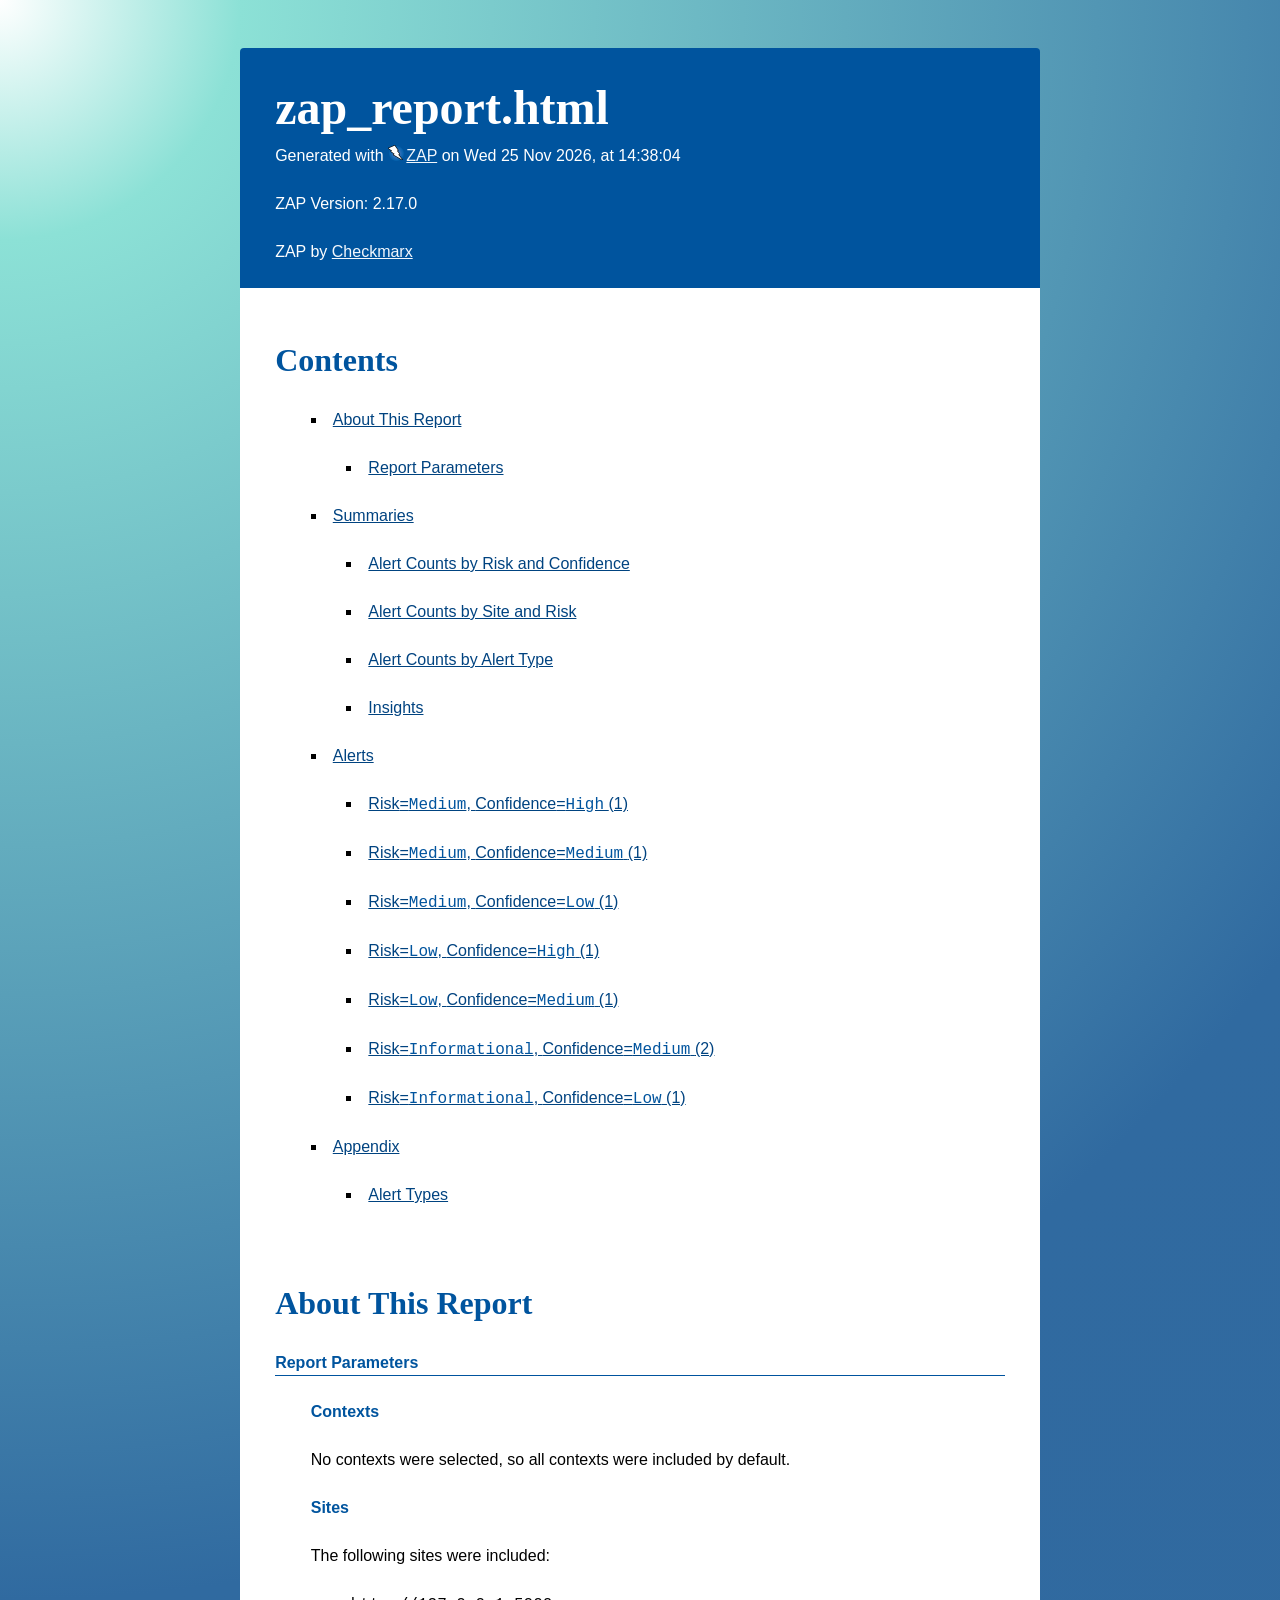
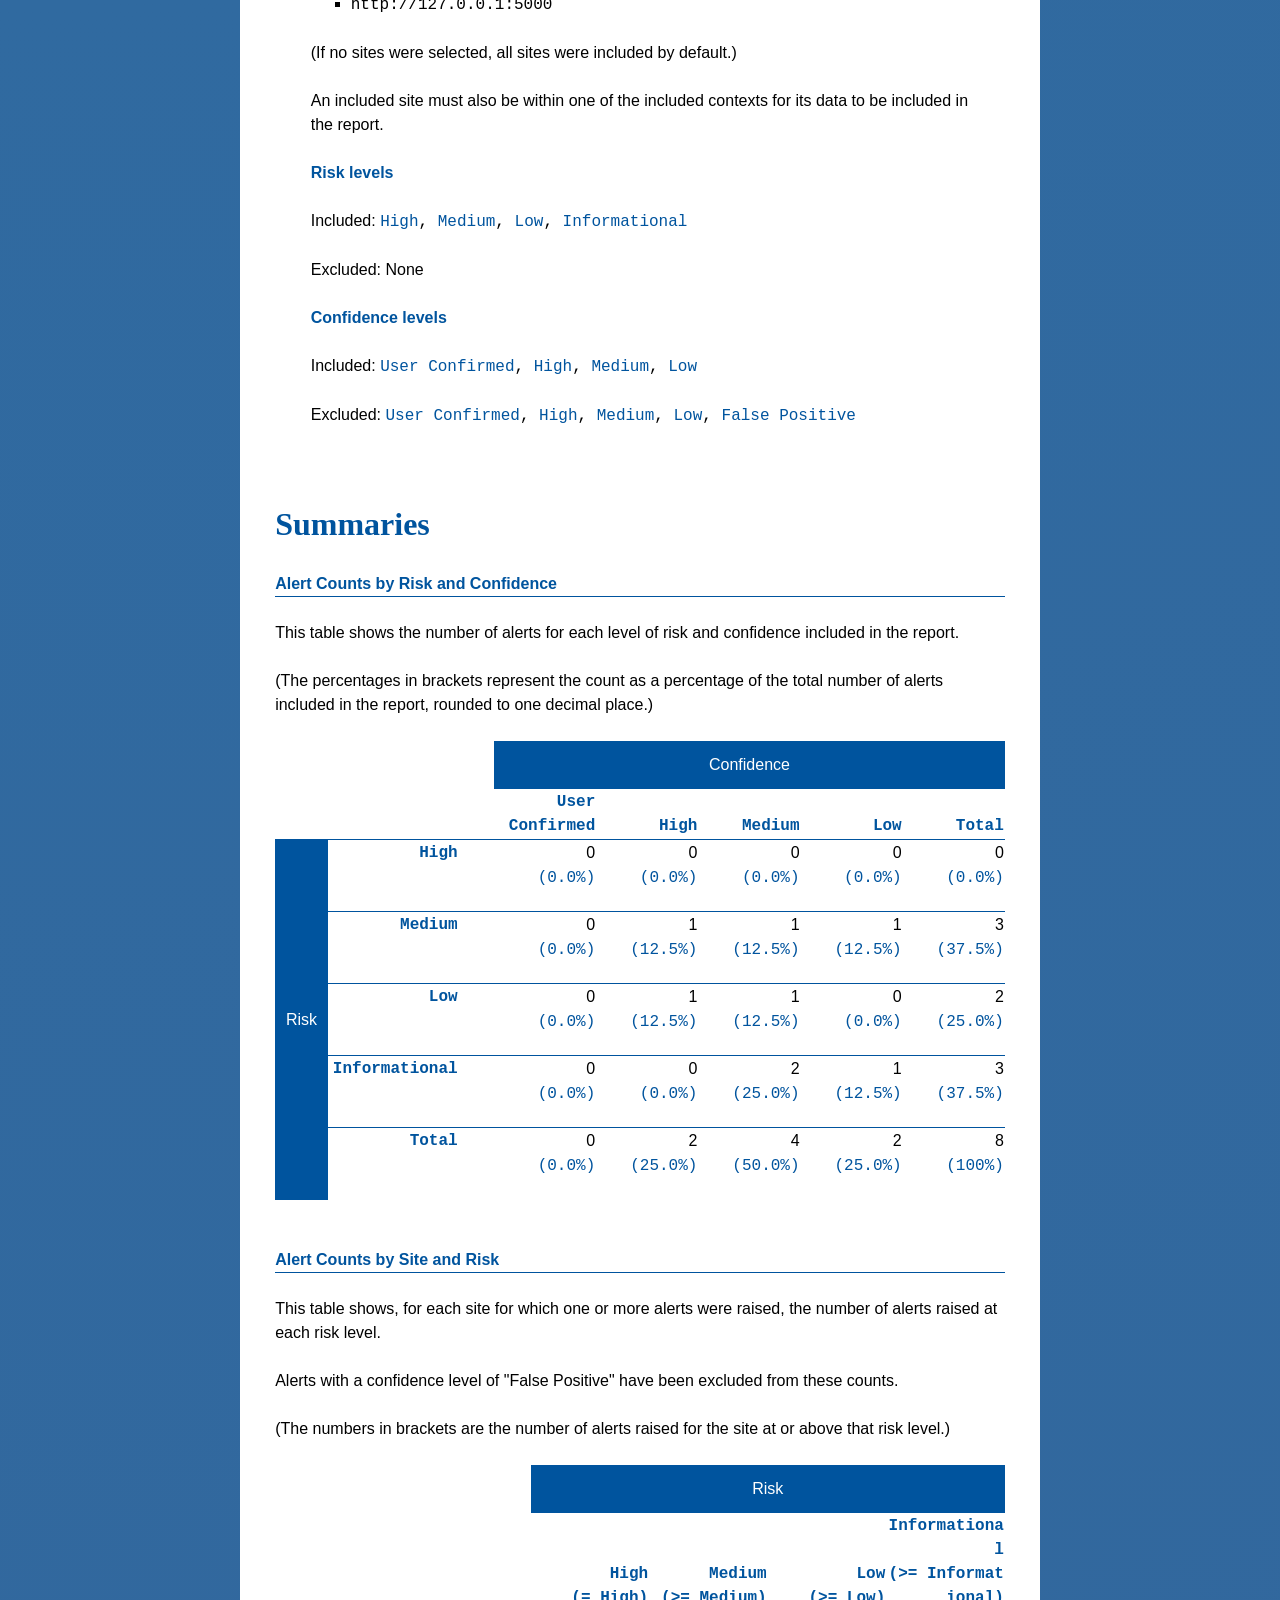
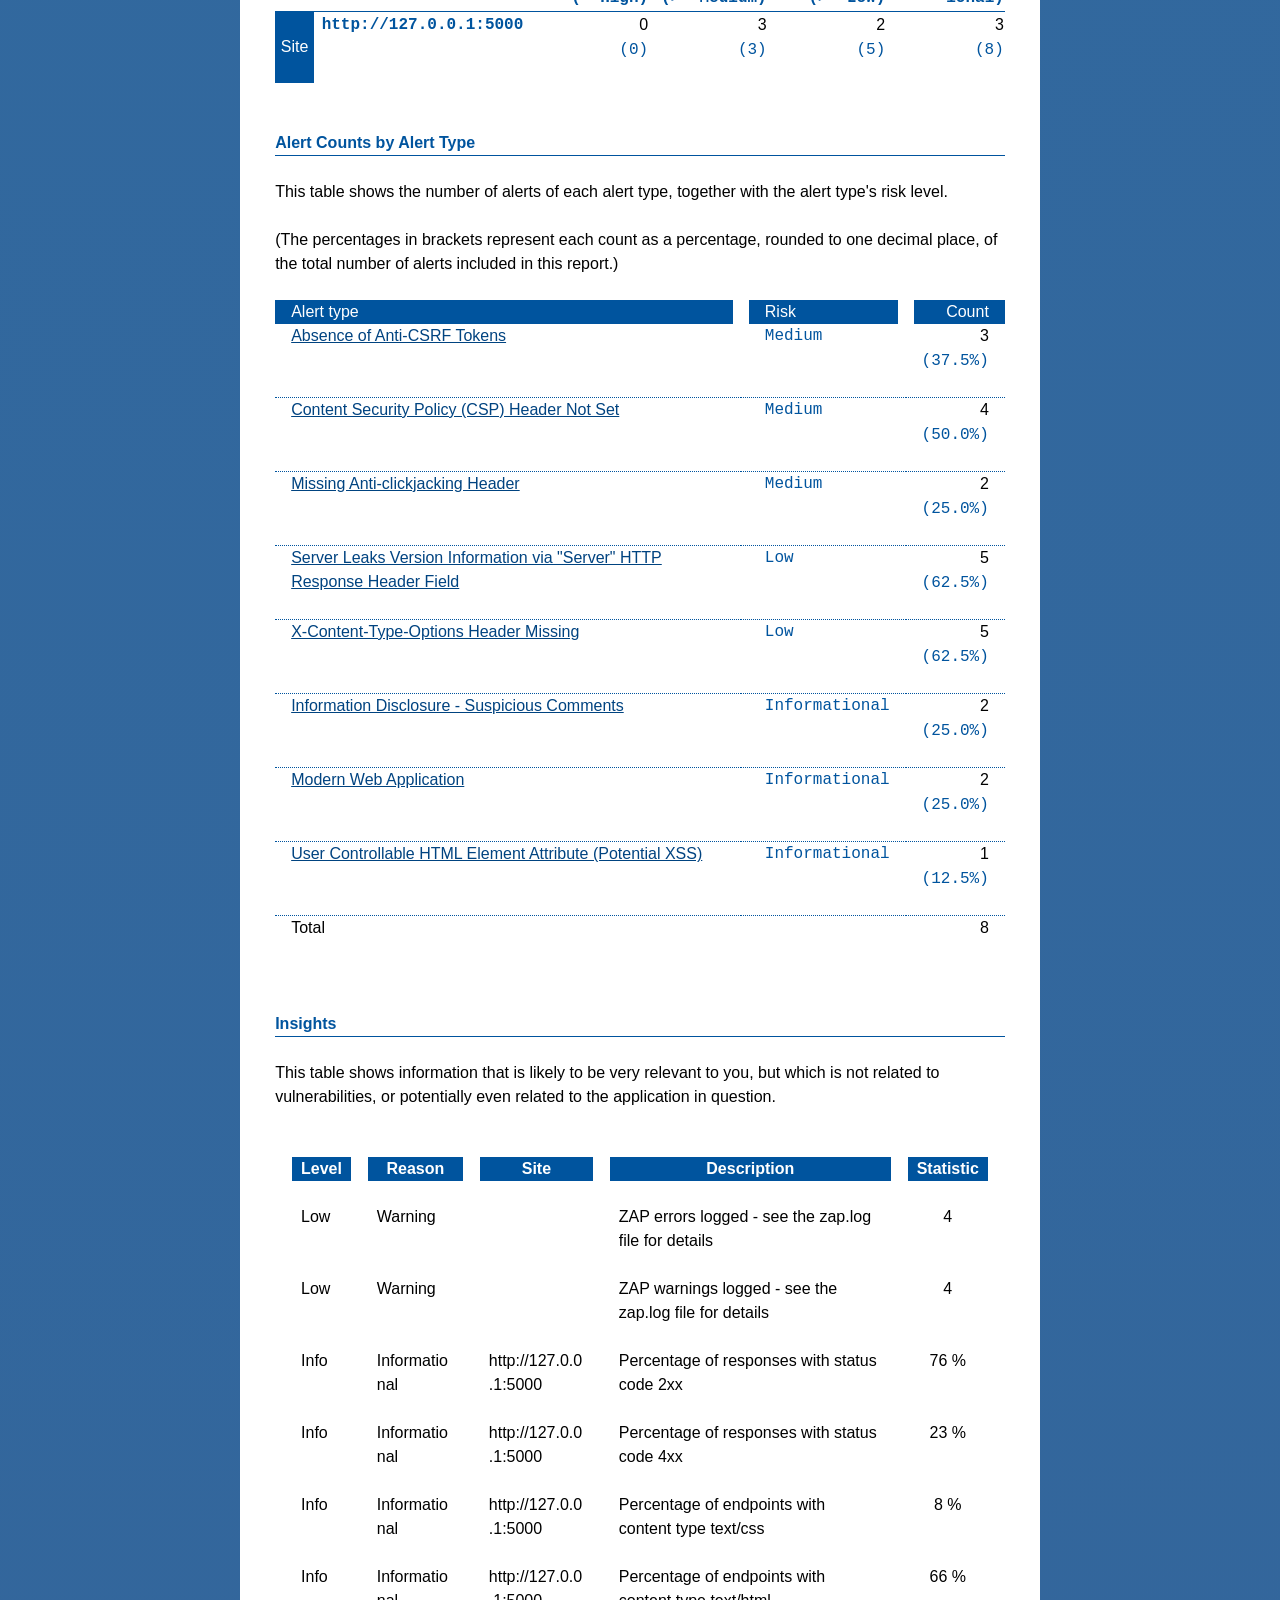
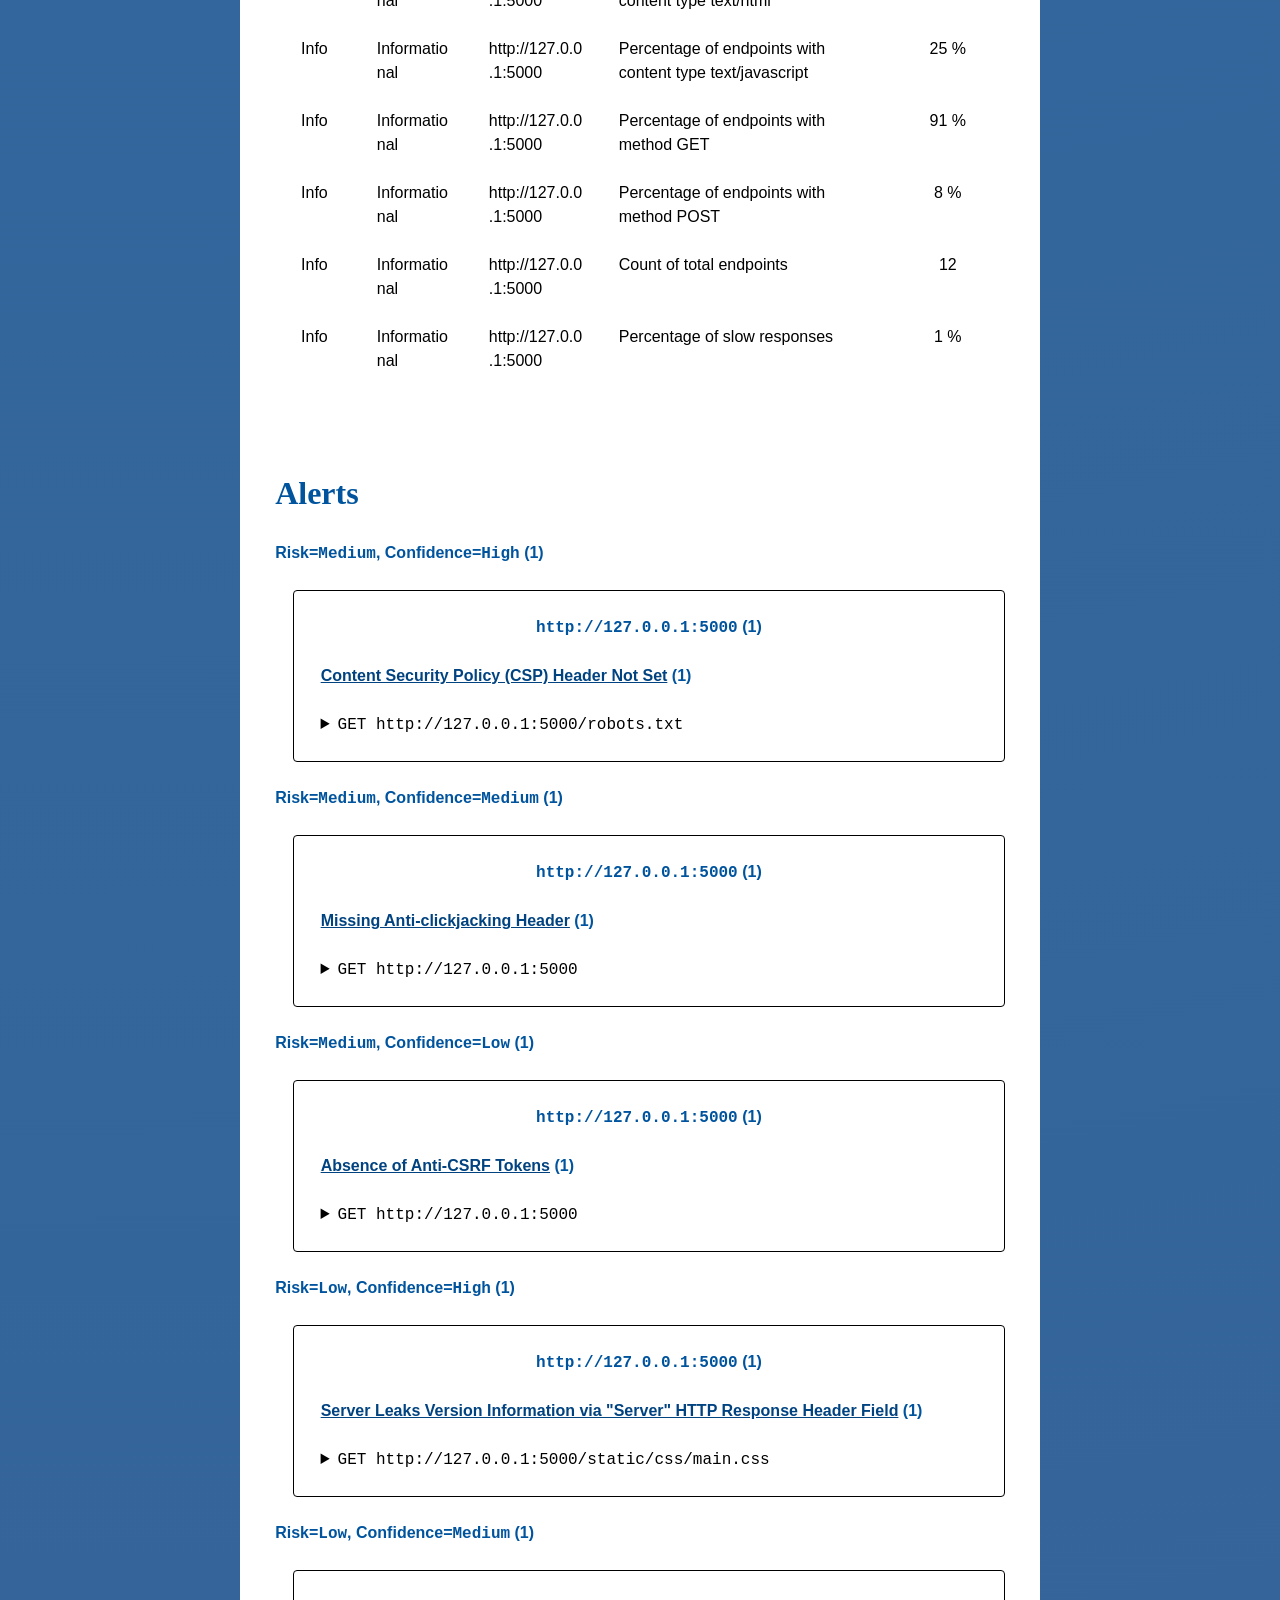
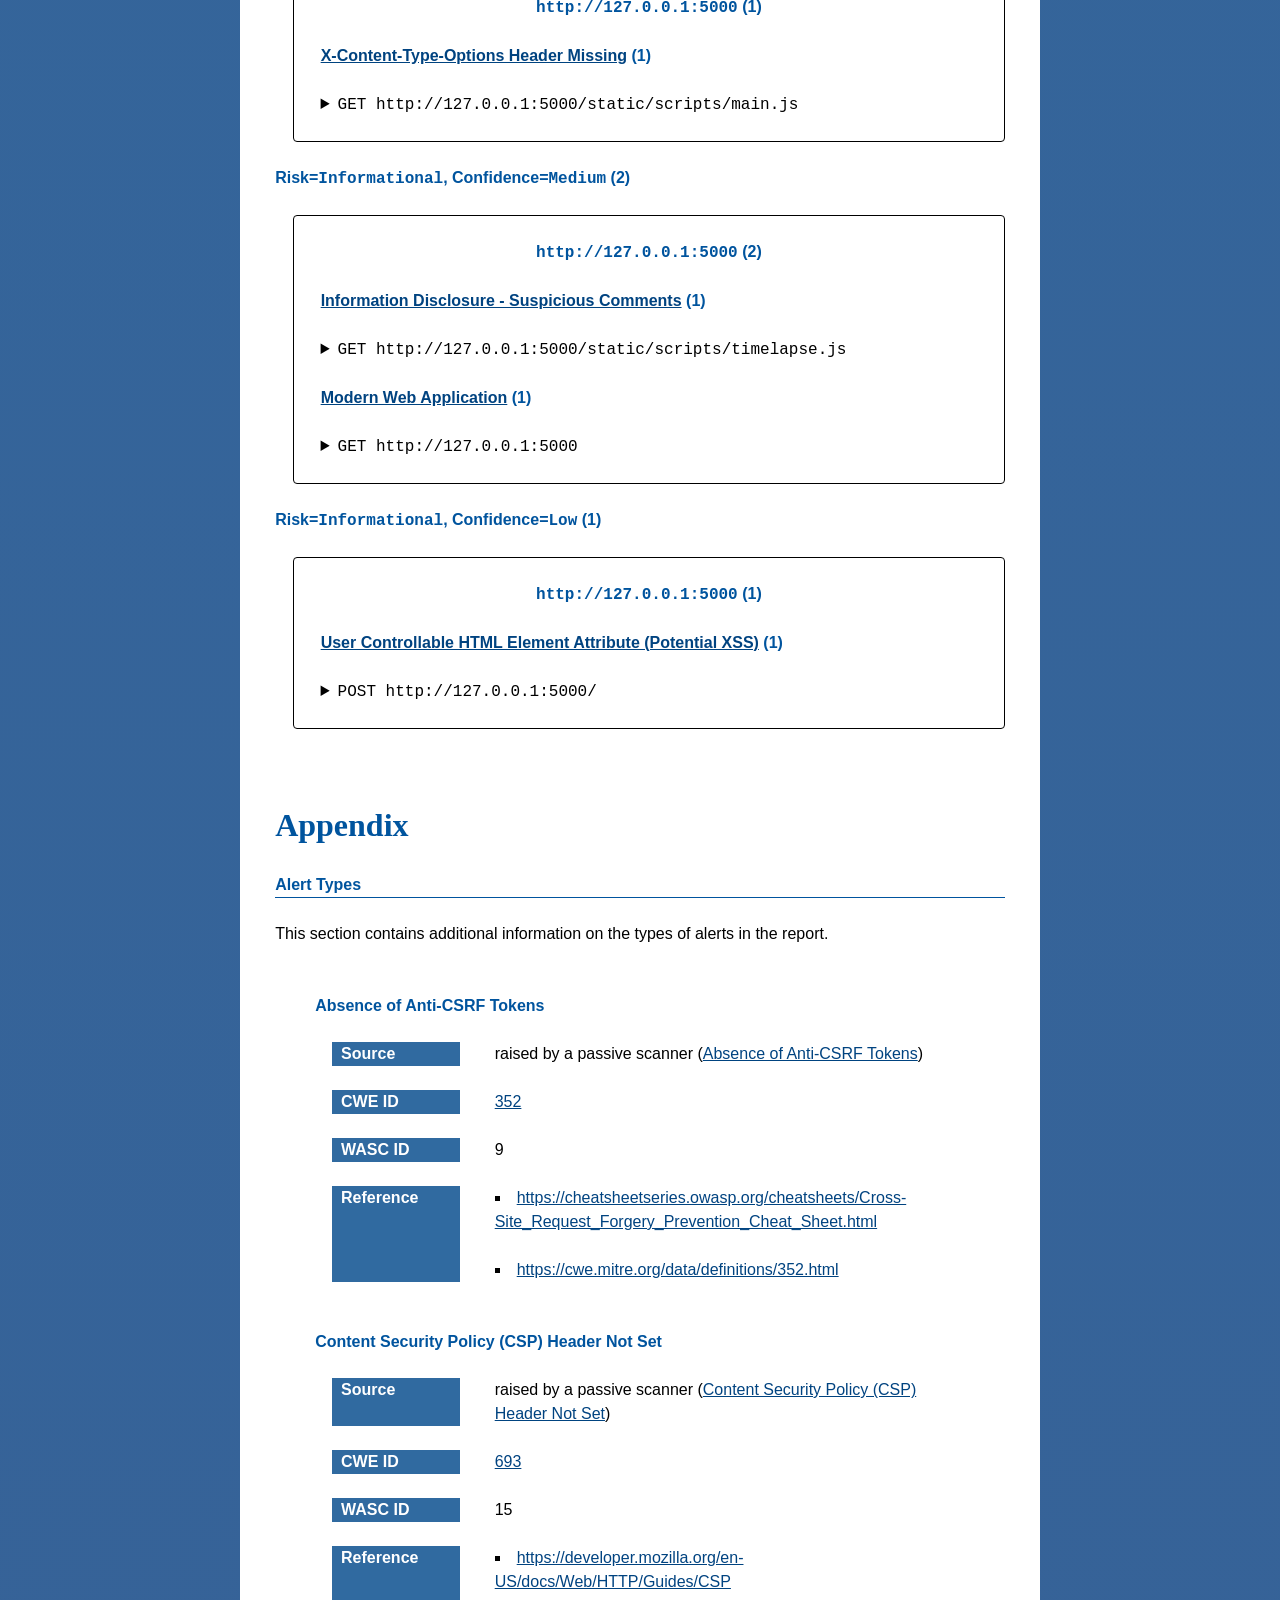
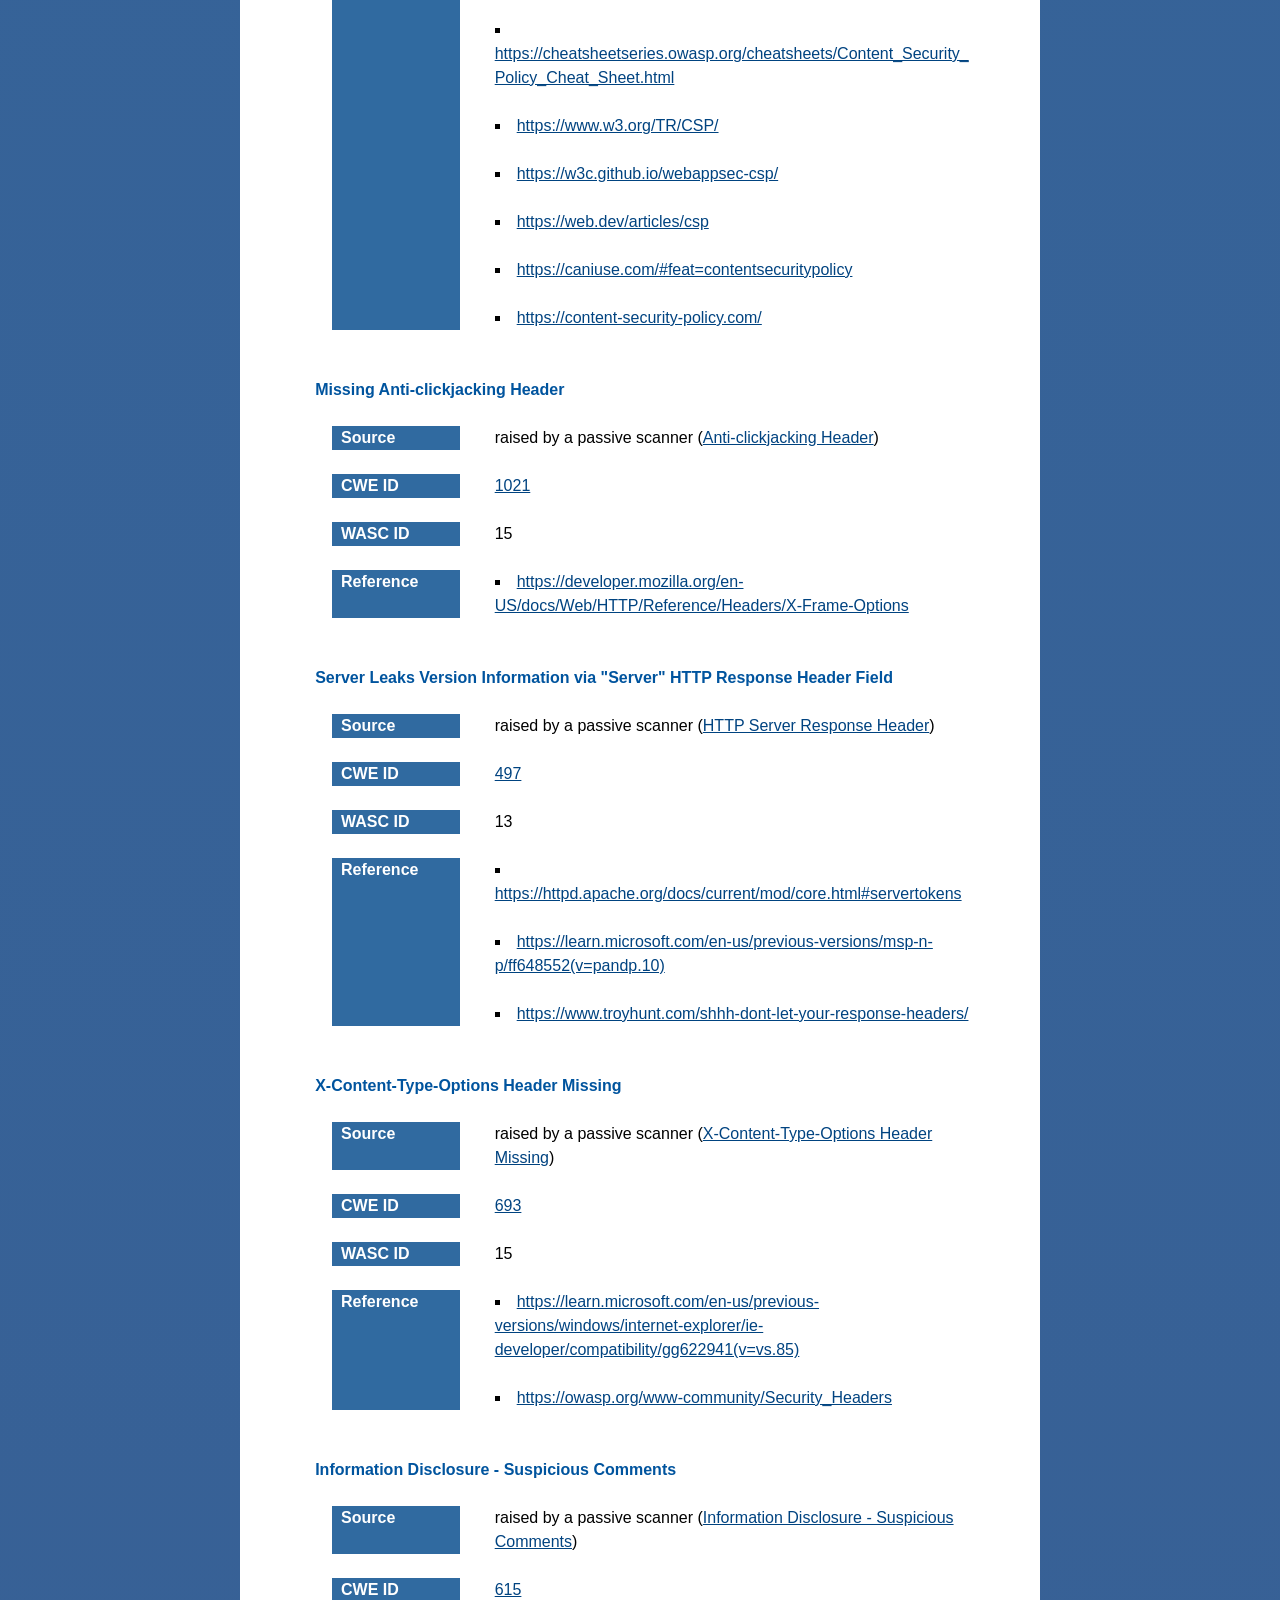
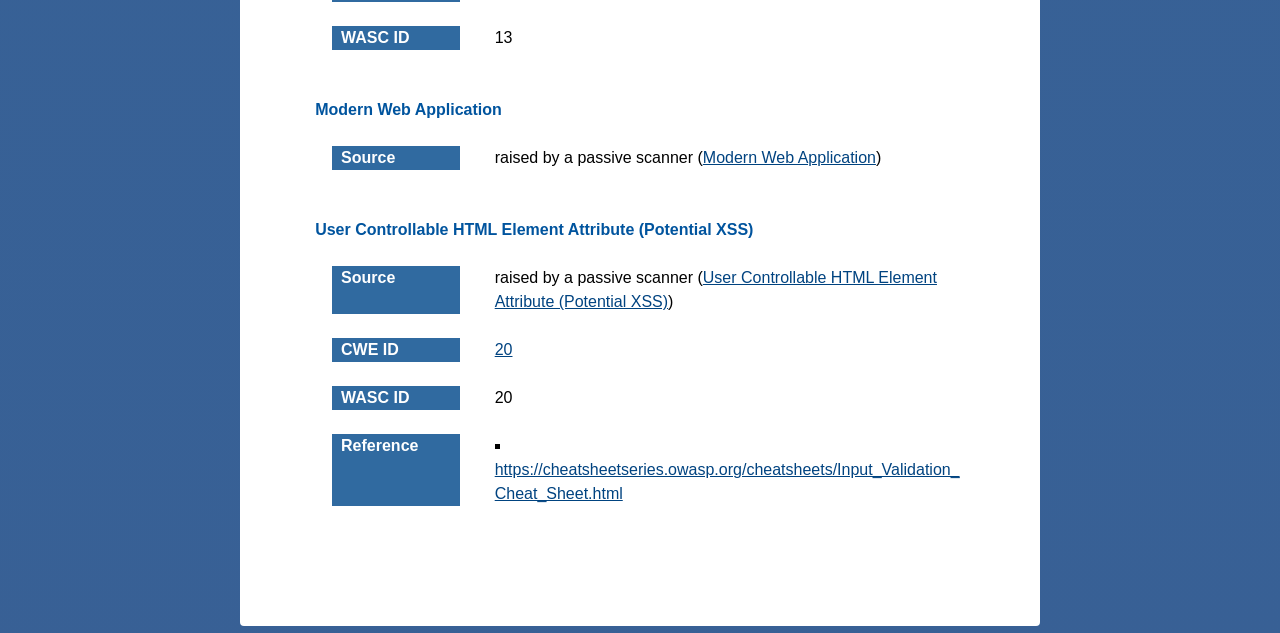
<file: 2026-11-25-ZAP-Report-.html>
<!DOCTYPE html>
<html lang="en">
<head>
<meta charset="utf-8">
<meta name="viewport" content="width=device-width, initial-scale=1">
<title>zap_report.html</title>
<link
	href="2026-11-25-ZAP-Report-2/normalize/normalize.css" rel="stylesheet">
<link
	href="2026-11-25-ZAP-Report-2/themes/original/main.css" rel="stylesheet">
<link
	href="2026-11-25-ZAP-Report-2/themes/original/colors.css" rel="stylesheet">
</head>
<body>
	<header>
		<h1>zap_report.html</h1>
		<p>
			<span>Generated with</span> <a href="https://zaproxy.org"><img
				src="2026-11-25-ZAP-Report-2/zap32x32.png" alt="The ZAP logo" class="zap-logo">ZAP</a>
			<span>on Wed 25 Nov 2026, at 14:38:04</span>
		</p>
		<p>ZAP Version: 2.17.0</p>
		<p>
			ZAP by <a href="https://checkmarx.com/">Checkmarx</a>
		</p>
	</header>

	<main>

		<section id="contents" class="contents">
			<h2>Contents</h2>
			<nav>
				<ol>
					<li><a
						href="#about-this-report">About This Report</a>
						<ol>
							
							<li><a
								href="#report-parameters">Report Parameters</a></li>
						</ol></li>
					<data-th-block>
					<li><a
						href="#summaries">Summaries</a>
						<ol>
							<li><a
								href="#risk-confidence-counts">Alert Counts by Risk and Confidence</a></li>
							<li><a
								href="#site-risk-counts">Alert Counts by Site and Risk</a></li>
							<li><a
								href="#alert-type-counts">Alert Counts by Alert Type</a></li>
							<li><a
								href="#insights">Insights</a></li>
						</ol></li>
					<li><a
						href="#alerts">Alerts</a>
						<ol>
							
							 
							
							
							
							
							<li><a
								href="#alerts--risk-2-confidence-3"><span>Risk</span>=<span
									class="risk-level">Medium</span>, <span>Confidence</span>=<span
									class="confidence-level">High</span> <span>(1)</span></a></li>
							
							<li><a
								href="#alerts--risk-2-confidence-2"><span>Risk</span>=<span
									class="risk-level">Medium</span>, <span>Confidence</span>=<span
									class="confidence-level">Medium</span> <span>(1)</span></a></li>
							
							<li><a
								href="#alerts--risk-2-confidence-1"><span>Risk</span>=<span
									class="risk-level">Medium</span>, <span>Confidence</span>=<span
									class="confidence-level">Low</span> <span>(1)</span></a></li>
							  
							
							
							
							
							<li><a
								href="#alerts--risk-1-confidence-3"><span>Risk</span>=<span
									class="risk-level">Low</span>, <span>Confidence</span>=<span
									class="confidence-level">High</span> <span>(1)</span></a></li>
							
							<li><a
								href="#alerts--risk-1-confidence-2"><span>Risk</span>=<span
									class="risk-level">Low</span>, <span>Confidence</span>=<span
									class="confidence-level">Medium</span> <span>(1)</span></a></li>
							
							
							  
							
							
							
							
							
							
							<li><a
								href="#alerts--risk-0-confidence-2"><span>Risk</span>=<span
									class="risk-level">Informational</span>, <span>Confidence</span>=<span
									class="confidence-level">Medium</span> <span>(2)</span></a></li>
							
							<li><a
								href="#alerts--risk-0-confidence-1"><span>Risk</span>=<span
									class="risk-level">Informational</span>, <span>Confidence</span>=<span
									class="confidence-level">Low</span> <span>(1)</span></a></li>
							  
						</ol></li>
					<li><a
						href="#appendix">Appendix</a>
						<ol>
							<li><a
								href="#alert-types">Alert Types</a></li>
						</ol></li>
					</data-th-block>
				</ol>
			</nav>
		</section>

		<section
			id="about-this-report" class="about-this-report">
			<h2>About This Report</h2>

			

			<section
				id="report-parameters">
				<h3>Report Parameters</h3>
				<div class="report-parameters--container">
					<h4>Contexts</h4>
					
					
					<p>No contexts were selected, so all contexts were included by default.</p>
					  

					<h4>Sites</h4>
					
					<p>The following sites were included:</p>
					<ul class="sites-list">
						<li><span class="site">http://127.0.0.1:5000</span></li>
					</ul>
					
					<p>(If no sites were selected, all sites were included by default.)</p>
					<p>An included site must also be within one of the included contexts for its data to be included in the report.</p>

					<h4>Risk levels</h4>
					<p>
						<span>Included</span>:
						 
						<span class="included-risk-codes"><span class="risk-level">High</span>, <span class="risk-level">Medium</span>, <span class="risk-level">Low</span>, <span class="risk-level">Informational</span></span>
					</p>
					<p>
						<span>Excluded</span>:
						 <span>None</span>
						
					</p>

					<h4>Confidence levels</h4>
					<p>
						<span>Included</span>:
						
						
						<span class="included-confidence-codes"><span class="confidence-level">User Confirmed</span>, <span class="confidence-level">High</span>, <span class="confidence-level">Medium</span>, <span class="confidence-level">Low</span></span>
					</p>
					<p>
						<span>Excluded</span>:
						
						
						<span class="included-confidence-codes"> <span class="confidence-level">User Confirmed</span>, <span class="confidence-level">High</span>, <span class="confidence-level">Medium</span>, <span class="confidence-level">Low</span>, <span class="confidence-level">False Positive</span></span>
					</p>
				</div>
			</section>
		</section>

		
		<section>
			
		</section>
		
		<section id="summaries" class="summaries">
			<h2>Summaries</h2>

			<section
				id="risk-confidence-counts">
				<h3>Alert Counts by Risk and Confidence</h3>
				<table class="risk-confidence-counts-table">
					<caption>
						<p>This table shows the number of alerts for each level of risk and confidence included in the report.</p>
						<p>(The percentages in brackets represent the count as a percentage of the total number of alerts included in the report, rounded to one decimal place.)</p>
					</caption>
					<colgroup>
						<col>
						<col>
					</colgroup>
					<colgroup>
						<col
							style="width: 14.0%"><col
							style="width: 14.0%"><col
							style="width: 14.0%"><col
							style="width: 14.0%">
						<col style="width: 14.0%">
					</colgroup>
					<thead>
						<tr>
							<td colspan="2" rowspan="2"></td>
							<th scope="colgroup"
								colspan="5">Confidence</th>
						</tr>
						<tr>
							<th scope="col">User Confirmed</th>
							<th scope="col">High</th>
							<th scope="col">Medium</th>
							<th scope="col">Low</th>
							<th scope="col">Total</th>
						</tr>
					</thead>
					<tbody>
						<tr>
							<th scope="rowgroup"
								rowspan="5">Risk</th>
							<th scope="row">High</th>
							<td><span>0</span><br> <span
								class="additional-info-percentages">(0.0%)</span></td>
							<td><span>0</span><br> <span
								class="additional-info-percentages">(0.0%)</span></td>
							<td><span>0</span><br> <span
								class="additional-info-percentages">(0.0%)</span></td>
							<td><span>0</span><br> <span
								class="additional-info-percentages">(0.0%)</span></td>
							<td><span>0</span><br> <span class="additional-info-percentages">(0.0%)</span></td>
						</tr>
						<tr>
							
							<th scope="row">Medium</th>
							<td><span>0</span><br> <span
								class="additional-info-percentages">(0.0%)</span></td>
							<td><span>1</span><br> <span
								class="additional-info-percentages">(12.5%)</span></td>
							<td><span>1</span><br> <span
								class="additional-info-percentages">(12.5%)</span></td>
							<td><span>1</span><br> <span
								class="additional-info-percentages">(12.5%)</span></td>
							<td><span>3</span><br> <span class="additional-info-percentages">(37.5%)</span></td>
						</tr>
						<tr>
							
							<th scope="row">Low</th>
							<td><span>0</span><br> <span
								class="additional-info-percentages">(0.0%)</span></td>
							<td><span>1</span><br> <span
								class="additional-info-percentages">(12.5%)</span></td>
							<td><span>1</span><br> <span
								class="additional-info-percentages">(12.5%)</span></td>
							<td><span>0</span><br> <span
								class="additional-info-percentages">(0.0%)</span></td>
							<td><span>2</span><br> <span class="additional-info-percentages">(25.0%)</span></td>
						</tr>
						<tr>
							
							<th scope="row">Informational</th>
							<td><span>0</span><br> <span
								class="additional-info-percentages">(0.0%)</span></td>
							<td><span>0</span><br> <span
								class="additional-info-percentages">(0.0%)</span></td>
							<td><span>2</span><br> <span
								class="additional-info-percentages">(25.0%)</span></td>
							<td><span>1</span><br> <span
								class="additional-info-percentages">(12.5%)</span></td>
							<td><span>3</span><br> <span class="additional-info-percentages">(37.5%)</span></td>
						</tr>
						<tr>
							<th scope="row">Total</th>
							<td><span>0</span><br> <span
								class="additional-info-percentages">(0.0%)</span></td>
							<td><span>2</span><br> <span
								class="additional-info-percentages">(25.0%)</span></td>
							<td><span>4</span><br> <span
								class="additional-info-percentages">(50.0%)</span></td>
							<td><span>2</span><br> <span
								class="additional-info-percentages">(25.0%)</span></td>
							<td><span>8</span><br> <span
								class="additional-info-percentages">(100%)</span></td>
						</tr>
					</tbody>
				</table>
			</section>

			<section
				id="site-risk-counts">
				<h3>Alert Counts by Site and Risk</h3>
				<table class="site-risk-counts-table">
					<caption>
						<p>This table shows, for each site for which one or more alerts were raised, the number of alerts raised at each risk level.</p>
						<p>Alerts with a confidence level of &quot;False Positive&quot; have been excluded from these counts.</p>
						<p>(The numbers in brackets are the number of alerts raised for the site at or above that risk level.)</p>
					</caption>
					<colgroup>
						<col>
						<col>
					</colgroup>
					<colgroup>
						<col
							style="width: 16.25%"><col
							style="width: 16.25%"><col
							style="width: 16.25%"><col
							style="width: 16.25%">
					</colgroup>
					<thead>
						<tr>
							<td colspan="2" rowspan="2"></td>
							<th scope="colgroup" colspan="4">Risk</th>
						</tr>
						<tr>
							<th scope="col">
								<span>High</span><br>  <span
									class="additional-info-percentages">(= High)</span>  
							</th>
							<th scope="col">
								<span>Medium</span><br>   <span
									class="additional-info-percentages">(&gt;= Medium)</span> 
							</th>
							<th scope="col">
								<span>Low</span><br>   <span
									class="additional-info-percentages">(&gt;= Low)</span> 
							</th>
							<th scope="col">
								<span>Informational</span><br>   <span
									class="additional-info-percentages">(&gt;= Informational)</span> 
							</th>
						</tr>
					</thead>
					<tbody>
						<tr>
							<th scope="rowgroup"
								rowspan="1">Site</th>
							<th scope="row">http://127.0.0.1:5000</th>
							
							<td><span>0</span><br> <span
								class="additional-info-percentages">(0)</span></td>
							<td><span>3</span><br> <span
								class="additional-info-percentages">(3)</span></td>
							<td><span>2</span><br> <span
								class="additional-info-percentages">(5)</span></td>
							<td><span>3</span><br> <span
								class="additional-info-percentages">(8)</span></td>
							
						</tr>
					</tbody>
				</table>
			</section>

			<section
				id="alert-type-counts">
				<h3>Alert Counts by Alert Type</h3>
				<table class="alert-type-counts-table">
					<caption>
						<p>This table shows the number of alerts of each alert type, together with the alert type&#39;s risk level.</p>
						<p>(The percentages in brackets represent each count as a percentage, rounded to one decimal place, of the total number of alerts included in this report.)</p>
					</caption>
					<thead>
						<tr>
							<th scope="col">Alert type</th>
							<th scope="col">Risk</th>
							<th scope="col">Count</th>
						</tr>
					</thead>
					<tbody>
						<tr>
							<th scope="row"><a
								href="#alert-type-0">Absence of Anti-CSRF Tokens</a></th>
							<td class="risk-level">Medium</td>
							<td><span>3</span><br> <span
								class="additional-info-percentages">(37.5%)</span></td>
						</tr>
						<tr>
							<th scope="row"><a
								href="#alert-type-1">Content Security Policy (CSP) Header Not Set</a></th>
							<td class="risk-level">Medium</td>
							<td><span>4</span><br> <span
								class="additional-info-percentages">(50.0%)</span></td>
						</tr>
						<tr>
							<th scope="row"><a
								href="#alert-type-2">Missing Anti-clickjacking Header</a></th>
							<td class="risk-level">Medium</td>
							<td><span>2</span><br> <span
								class="additional-info-percentages">(25.0%)</span></td>
						</tr>
						<tr>
							<th scope="row"><a
								href="#alert-type-3">Server Leaks Version Information via &quot;Server&quot; HTTP Response Header Field</a></th>
							<td class="risk-level">Low</td>
							<td><span>5</span><br> <span
								class="additional-info-percentages">(62.5%)</span></td>
						</tr>
						<tr>
							<th scope="row"><a
								href="#alert-type-4">X-Content-Type-Options Header Missing</a></th>
							<td class="risk-level">Low</td>
							<td><span>5</span><br> <span
								class="additional-info-percentages">(62.5%)</span></td>
						</tr>
						<tr>
							<th scope="row"><a
								href="#alert-type-5">Information Disclosure - Suspicious Comments</a></th>
							<td class="risk-level">Informational</td>
							<td><span>2</span><br> <span
								class="additional-info-percentages">(25.0%)</span></td>
						</tr>
						<tr>
							<th scope="row"><a
								href="#alert-type-6">Modern Web Application</a></th>
							<td class="risk-level">Informational</td>
							<td><span>2</span><br> <span
								class="additional-info-percentages">(25.0%)</span></td>
						</tr>
						<tr>
							<th scope="row"><a
								href="#alert-type-7">User Controllable HTML Element Attribute (Potential XSS)</a></th>
							<td class="risk-level">Informational</td>
							<td><span>1</span><br> <span
								class="additional-info-percentages">(12.5%)</span></td>
						</tr>
					</tbody>
					<tfoot>
						<tr>
							<th scope="row">Total</th>
							<td></td>
							<td>8</td>
						</tr>
					</tfoot>
				</table>
			</section>
			
			<section
				id="insights">
				<h3 class="left-header">Insights</h3>
				
				<table class="insights-table">
						<caption>
						<p>This table shows information that is likely to be very relevant to you, but which is not related to vulnerabilities, or potentially even related to the application in question.</p>
					</caption>
					<thead>
					<tr>
						<th scope="col">Level</th>
						<th scope="col">Reason</th>
						<th scope="col">Site</th>
						<th scope="col">Description</th>
						<th scope="col">Statistic</th>
					</tr>
					</thead>
					<tbody>
					
						<tr>
						<td class="risk-1">
							<div>Low</div>
						</td>
						<td>
							<div>Warning</div>
						</td>
						<td>
							<div></div>
						</td>
						<td>
							<div>ZAP errors logged - see the zap.log file for details</div>
						</td>
						<td align="center">
							<div>4   </div>
						</td>
						</tr>
					
						<tr>
						<td class="risk-1">
							<div>Low</div>
						</td>
						<td>
							<div>Warning</div>
						</td>
						<td>
							<div></div>
						</td>
						<td>
							<div>ZAP warnings logged - see the zap.log file for details</div>
						</td>
						<td align="center">
							<div>4   </div>
						</td>
						</tr>
					
						<tr>
						<td class="risk-0">
							<div>Info</div>
						</td>
						<td>
							<div>Informational</div>
						</td>
						<td>
							<div>http://127.0.0.1:5000</div>
						</td>
						<td>
							<div>Percentage of responses with status code 2xx</div>
						</td>
						<td align="center">
							<div>76 %</div>
						</td>
						</tr>
					
						<tr>
						<td class="risk-0">
							<div>Info</div>
						</td>
						<td>
							<div>Informational</div>
						</td>
						<td>
							<div>http://127.0.0.1:5000</div>
						</td>
						<td>
							<div>Percentage of responses with status code 4xx</div>
						</td>
						<td align="center">
							<div>23 %</div>
						</td>
						</tr>
					
						<tr>
						<td class="risk-0">
							<div>Info</div>
						</td>
						<td>
							<div>Informational</div>
						</td>
						<td>
							<div>http://127.0.0.1:5000</div>
						</td>
						<td>
							<div>Percentage of endpoints with content type text/css</div>
						</td>
						<td align="center">
							<div>8 %</div>
						</td>
						</tr>
					
						<tr>
						<td class="risk-0">
							<div>Info</div>
						</td>
						<td>
							<div>Informational</div>
						</td>
						<td>
							<div>http://127.0.0.1:5000</div>
						</td>
						<td>
							<div>Percentage of endpoints with content type text/html</div>
						</td>
						<td align="center">
							<div>66 %</div>
						</td>
						</tr>
					
						<tr>
						<td class="risk-0">
							<div>Info</div>
						</td>
						<td>
							<div>Informational</div>
						</td>
						<td>
							<div>http://127.0.0.1:5000</div>
						</td>
						<td>
							<div>Percentage of endpoints with content type text/javascript</div>
						</td>
						<td align="center">
							<div>25 %</div>
						</td>
						</tr>
					
						<tr>
						<td class="risk-0">
							<div>Info</div>
						</td>
						<td>
							<div>Informational</div>
						</td>
						<td>
							<div>http://127.0.0.1:5000</div>
						</td>
						<td>
							<div>Percentage of endpoints with method GET</div>
						</td>
						<td align="center">
							<div>91 %</div>
						</td>
						</tr>
					
						<tr>
						<td class="risk-0">
							<div>Info</div>
						</td>
						<td>
							<div>Informational</div>
						</td>
						<td>
							<div>http://127.0.0.1:5000</div>
						</td>
						<td>
							<div>Percentage of endpoints with method POST</div>
						</td>
						<td align="center">
							<div>8 %</div>
						</td>
						</tr>
					
						<tr>
						<td class="risk-0">
							<div>Info</div>
						</td>
						<td>
							<div>Informational</div>
						</td>
						<td>
							<div>http://127.0.0.1:5000</div>
						</td>
						<td>
							<div>Count of total endpoints</div>
						</td>
						<td align="center">
							<div>12   </div>
						</td>
						</tr>
					
						<tr>
						<td class="risk-0">
							<div>Info</div>
						</td>
						<td>
							<div>Informational</div>
						</td>
						<td>
							<div>http://127.0.0.1:5000</div>
						</td>
						<td>
							<div>Percentage of slow responses</div>
						</td>
						<td align="center">
							<div>1 %</div>
						</td>
						</tr>
					
					</tbody>
				</table>
			</section>
		</section>

		<section id="alerts" class="alerts">
			<h2>Alerts</h2>
			<ol>
				
				 
				 
				
				
				<li id="alerts--risk-2-confidence-3">
					<h3>
						<span>Risk</span>=<span
							class="risk-level">Medium</span>, <span>Confidence</span>=<span
							class="confidence-level">High</span> <span>(1)</span>
					</h3>
					<ol>
						
						<li class="alerts--site-li">
							<h4>
								<span class="site">http://127.0.0.1:5000</span> <span>(1)</span>
							</h4>
							<ol>
								
								<li>
									<h5>
										<a
											href="#alert-type-1">Content Security Policy (CSP) Header Not Set</a> <span>(1)</span>
									</h5>
									<ol>
										<li><details>
												<summary>
													<span class="request-method-n-url">GET http://127.0.0.1:5000/robots.txt</span>
												</summary>
												
<table class="alerts-table">
	<tr>
		<th scope="row">Alert tags</th>
		<td>
			<ul class="alert-tags-list">
				<li>
					<span><a href="https://owasp.org/Top10/2021/A05_2021-Security_Misconfiguration/">OWASP_2021_A05</a></span> 
				</li>
				<li>
					 <span>POLICY_QA_STD = </span>
				</li>
				<li>
					 <span>POLICY_PENTEST = </span>
				</li>
				<li>
					<span><a href="https://www.zaproxy.org/docs/desktop/addons/common-library/alerttags/#systemic">SYSTEMIC</a></span> 
				</li>
				<li>
					<span><a href="https://cwe.mitre.org/data/definitions/693.html">CWE-693</a></span> 
				</li>
				<li>
					<span><a href="https://owasp.org/www-project-top-ten/2017/A6_2017-Security_Misconfiguration.html">OWASP_2017_A06</a></span> 
				</li>
				<li>
					<span><a href="https://owasp.org/Top10/2025/A02_2025-Security_Misconfiguration/">OWASP_2025_A02</a></span> 
				</li>
			</ul>
		</td>
	</tr>
	<tr>
		<th scope="row">Alert description</th>
		<td> 
<p>Content Security Policy (CSP) is an added layer of security that helps to detect and mitigate certain types of attacks, including Cross Site Scripting (XSS) and data injection attacks. These attacks are used for everything from data theft to site defacement or distribution of malware. CSP provides a set of standard HTTP headers that allow website owners to declare approved sources of content that browsers should be allowed to load on that page — covered types are JavaScript, CSS, HTML frames, fonts, images and embeddable objects such as Java applets, ActiveX, audio and video files.</p>
 </td>
	</tr>
	
	<tr>
		<th scope="row">Request</th>
		<td><details open="open">
				<summary>Request line and header section (239 bytes)</summary>
				
				<pre><code>GET http://127.0.0.1:5000/robots.txt HTTP/1.1
host: 127.0.0.1:5000
user-agent: Mozilla/5.0 (Windows NT 10.0; Win64; x64) AppleWebKit/537.36 (KHTML, like Gecko) Chrome/141.0.0.0 Safari/537.36
pragma: no-cache
cache-control: no-cache

</code></pre>
				
				
			</details> <details class="request-body" open="open">
				<summary>Request body (0 bytes)</summary>
				
				<pre><code></code></pre>
				
				
			</details></td>
	</tr>
	<tr>
		<th scope="row">Response</th>
		<td><details open="open">
				<summary>Status line and header section (181 bytes)</summary>
				
				<pre><code>HTTP/1.1 404 NOT FOUND
Server: Werkzeug/3.1.9 Python/3.14.5
Date: Wed, 25 Nov 2026 19:20:43 GMT
Content-Type: text/html; charset=utf-8
Content-Length: 207
Connection: close

</code></pre>
				
				
			</details> <details class="response-body" open="open">
				<summary>Response body (207 bytes)</summary>
				
				<pre><code>&lt;!doctype html&gt;
&lt;html lang=en&gt;
&lt;title&gt;404 Not Found&lt;/title&gt;
&lt;h1&gt;Not Found&lt;/h1&gt;
&lt;p&gt;The requested URL was not found on the server. If you entered the URL manually please check your spelling and try again.&lt;/p&gt;
</code></pre>
				
				
			</details></td>
	</tr>
	
	
	
	<tr>
		<th scope="row">Solution</th>
		<td> 
<p>Ensure that your web server, application server, load balancer, etc. is configured to set the Content-Security-Policy header.</p>
 </td>
	</tr>
</table>

											</details></li>
									</ol>
								</li>
								
							</ol>
						</li>
						
					</ol>
				</li>
				
				<li id="alerts--risk-2-confidence-2">
					<h3>
						<span>Risk</span>=<span
							class="risk-level">Medium</span>, <span>Confidence</span>=<span
							class="confidence-level">Medium</span> <span>(1)</span>
					</h3>
					<ol>
						
						<li class="alerts--site-li">
							<h4>
								<span class="site">http://127.0.0.1:5000</span> <span>(1)</span>
							</h4>
							<ol>
								
								<li>
									<h5>
										<a
											href="#alert-type-2">Missing Anti-clickjacking Header</a> <span>(1)</span>
									</h5>
									<ol>
										<li><details>
												<summary>
													<span class="request-method-n-url">GET http://127.0.0.1:5000</span>
												</summary>
												
<table class="alerts-table">
	<tr>
		<th scope="row">Alert tags</th>
		<td>
			<ul class="alert-tags-list">
				<li>
					<span><a href="https://owasp.org/Top10/2021/A05_2021-Security_Misconfiguration/">OWASP_2021_A05</a></span> 
				</li>
				<li>
					 <span>POLICY_QA_STD = </span>
				</li>
				<li>
					 <span>POLICY_PENTEST = </span>
				</li>
				<li>
					<span><a href="https://cwe.mitre.org/data/definitions/1021.html">CWE-1021</a></span> 
				</li>
				<li>
					<span><a href="https://www.zaproxy.org/docs/desktop/addons/common-library/alerttags/#systemic">SYSTEMIC</a></span> 
				</li>
				<li>
					<span><a href="https://owasp.org/www-project-web-security-testing-guide/v42/4-Web_Application_Security_Testing/11-Client-side_Testing/09-Testing_for_Clickjacking">WSTG-v42-CLNT-09</a></span> 
				</li>
				<li>
					<span><a href="https://owasp.org/www-project-top-ten/2017/A6_2017-Security_Misconfiguration.html">OWASP_2017_A06</a></span> 
				</li>
				<li>
					<span><a href="https://owasp.org/Top10/2025/A02_2025-Security_Misconfiguration/">OWASP_2025_A02</a></span> 
				</li>
			</ul>
		</td>
	</tr>
	<tr>
		<th scope="row">Alert description</th>
		<td> 
<p>The response does not protect against &#39;ClickJacking&#39; attacks. It should include either Content-Security-Policy with &#39;frame-ancestors&#39; directive or X-Frame-Options.</p>
 </td>
	</tr>
	
	<tr>
		<th scope="row">Request</th>
		<td><details open="open">
				<summary>Request line and header section (228 bytes)</summary>
				
				<pre><code>GET http://127.0.0.1:5000 HTTP/1.1
host: 127.0.0.1:5000
user-agent: Mozilla/5.0 (Windows NT 10.0; Win64; x64) AppleWebKit/537.36 (KHTML, like Gecko) Chrome/141.0.0.0 Safari/537.36
pragma: no-cache
cache-control: no-cache

</code></pre>
				
				
			</details> <details class="request-body" open="open">
				<summary>Request body (0 bytes)</summary>
				
				<pre><code></code></pre>
				
				
			</details></td>
	</tr>
	<tr>
		<th scope="row">Response</th>
		<td><details open="open">
				<summary>Status line and header section (175 bytes)</summary>
				
				<pre><code>HTTP/1.1 200 OK
Server: Werkzeug/3.1.9 Python/3.14.5
Date: Wed, 25 Nov 2026 19:20:43 GMT
Content-Type: text/html; charset=utf-8
Content-Length: 5399
Connection: close

</code></pre>
				
				
			</details> <details class="response-body">
				<summary>Response body (5399 bytes)</summary>
				
				<pre><code>&lt;!doctype html&gt;
&lt;html lang=&quot;en&quot;&gt;
&lt;head&gt;
  &lt;meta charset=&quot;UTF-8&quot;&gt;
  &lt;meta name=&quot;viewport&quot; content=&quot;width=device-width, initial-scale=1.0&quot;&gt;
  &lt;title&gt;Worm Lifespan&lt;/title&gt;

  &lt;link rel=&quot;stylesheet&quot; href=&quot;/static/css/main.css&quot;&gt;
  &lt;script src=&quot;/static/scripts/main.js&quot; defer&gt;&lt;/script&gt;
  
&lt;/head&gt;
&lt;body class=&quot;dashboard-page&quot;&gt;
  &lt;header class=&quot;dash-header&quot;&gt;
    &lt;h1&gt;C. elegans lifespan predictor&lt;/h1&gt;
    &lt;p class=&quot;intro&quot;&gt;
      This site estimates how long a small roundworm, &lt;em&gt;C. elegans&lt;/em&gt;, lives when some of its
      genes are changed. Pick a worm on the left and press Predict.
    &lt;/p&gt;
  &lt;/header&gt;

  &lt;div class=&quot;dashboard&quot;&gt;
    &lt;!-- Left: controls and explanations --&gt;
    &lt;aside class=&quot;dash-sidebar&quot;&gt;
      &lt;section class=&quot;card panel&quot;&gt;
        &lt;form method=&quot;post&quot;&gt;
          &lt;fieldset&gt;
            &lt;legend&gt;Choose a worm&lt;/legend&gt;

            
              
              &lt;label class=&quot;option&quot;&gt;
                &lt;input type=&quot;checkbox&quot; name=&quot;genes&quot; value=&quot;wild type&quot;
                       
                       data-wild-type&gt;
                &lt;span&gt;
                  &lt;strong&gt;Wild type&lt;/strong&gt;
                  &lt;span class=&quot;hint&quot;&gt;A normal worm with no changed genes. Every other worm is compared with this one.&lt;/span&gt;
                &lt;/span&gt;
              &lt;/label&gt;
            
              &lt;p class=&quot;divider&quot;&gt;or change one or more genes:&lt;/p&gt;
              &lt;label class=&quot;option&quot;&gt;
                &lt;input type=&quot;checkbox&quot; name=&quot;genes&quot; value=&quot;daf-2&quot;
                       
                       &gt;
                &lt;span&gt;
                  &lt;strong&gt;daf-2&lt;/strong&gt;
                  &lt;span class=&quot;hint&quot;&gt;Senses insulin-like signals. Worms with a weakened daf-2 are known to live longer.&lt;/span&gt;
                &lt;/span&gt;
              &lt;/label&gt;
            
              
              &lt;label class=&quot;option&quot;&gt;
                &lt;input type=&quot;checkbox&quot; name=&quot;genes&quot; value=&quot;rsks-1&quot;
                       
                       &gt;
                &lt;span&gt;
                  &lt;strong&gt;rsks-1&lt;/strong&gt;
                  &lt;span class=&quot;hint&quot;&gt;Helps set how fast the worm grows based on food. Changing it slows growth.&lt;/span&gt;
                &lt;/span&gt;
              &lt;/label&gt;
            
              
              &lt;label class=&quot;option&quot;&gt;
                &lt;input type=&quot;checkbox&quot; name=&quot;genes&quot; value=&quot;daf-16&quot;
                       
                       &gt;
                &lt;span&gt;
                  &lt;strong&gt;daf-16&lt;/strong&gt;
                  &lt;span class=&quot;hint&quot;&gt;Turns on the worm&amp;#39;s protective genes. Worms need it for daf-2&amp;#39;s life-extending effect.&lt;/span&gt;
                &lt;/span&gt;
              &lt;/label&gt;
            
          &lt;/fieldset&gt;

          &lt;button class=&quot;btn-block&quot;&gt;Predict&lt;/button&gt;
        &lt;/form&gt;

        
      &lt;/section&gt;

      &lt;section class=&quot;card panel panel-quiet&quot;&gt;
        &lt;details class=&quot;explainer&quot;&gt;
          &lt;summary&gt;How does this work?&lt;/summary&gt;
          &lt;ol&gt;
            &lt;li&gt;Researchers measured how active each gene was in five kinds of worms: normal worms and four
                strains with changed genes.&lt;/li&gt;
            &lt;li&gt;Those measurements go into a computer model of the worm&#39;s metabolism (the chemical reactions
                that keep it alive), which works out how fast the worm can grow.&lt;/li&gt;
            &lt;li&gt;The slower the model says a worm can grow, the longer it is predicted to live. This is the
                &quot;model estimate&quot;.&lt;/li&gt;
            &lt;li&gt;The same researchers also measured how long each kind of worm lived. Those measured
                lifespans set the main survival curve.&lt;/li&gt;
          &lt;/ol&gt;
        &lt;/details&gt;

        &lt;details class=&quot;explainer&quot;&gt;
          &lt;summary&gt;What do the results mean?&lt;/summary&gt;
          &lt;ul&gt;
            &lt;li&gt;&lt;strong&gt;Measured lifespan&lt;/strong&gt; is how long this worm lived in the lab, compared with a
                normal worm. 2.00&amp;times; means twice as long.&lt;/li&gt;
            &lt;li&gt;&lt;strong&gt;Model estimate&lt;/strong&gt; is what this project&#39;s metabolic model predicts for the same
                worm. It is a simple model and can be far off.&lt;/li&gt;
            &lt;li&gt;&lt;strong&gt;Measured vs model&lt;/strong&gt; shows how far the model is from the lab result.&lt;/li&gt;
            &lt;li&gt;&lt;strong&gt;Growth compared with a normal worm&lt;/strong&gt; comes from the model: 1.0000 means the
                same as a normal worm, and lower means slower.&lt;/li&gt;
          &lt;/ul&gt;
        &lt;/details&gt;

        &lt;p class=&quot;muted footnote&quot;&gt;
          Measured numbers come from a published lab study. Model numbers come from a simple research
          model, shown with its error. Only the five worm types in the dataset are covered so far.
        &lt;/p&gt;
        &lt;p class=&quot;muted footnote&quot;&gt;
          To disable graph animations to instantly see completed graphs, disable animations in your system settings.
        &lt;/p&gt;
      &lt;/section&gt;
    &lt;/aside&gt;

    &lt;!-- Right: results and the time-lapse graph --&gt;
    &lt;main class=&quot;dash-main&quot;&gt;
      
        &lt;section class=&quot;card dash-empty&quot;&gt;
          &lt;svg class=&quot;dash-empty-worm&quot; viewBox=&quot;0 0 28 18&quot; aria-hidden=&quot;true&quot;&gt;&lt;path d=&quot;M3 12 C 7 4, 11 4, 14 10 S 21 16, 25 8&quot;/&gt;&lt;/svg&gt;
          &lt;h2&gt;Your results will appear here&lt;/h2&gt;
          &lt;p class=&quot;muted&quot;&gt;
            Choose a worm on the left and press Predict. You&#39;ll get its measured lifespan, the model&#39;s estimate, and a
            time-lapse of a population of 100 worms aging next to normal worms.
          &lt;/p&gt;
        &lt;/section&gt;
      
    &lt;/main&gt;
  &lt;/div&gt;
&lt;/body&gt;
&lt;/html&gt;</code></pre>
				
				
			</details></td>
	</tr>
	<tr>
		<th scope="row">Parameter</th>
		<td><pre><code>x-frame-options</code></pre></td>
	</tr>
	
	
	<tr>
		<th scope="row">Solution</th>
		<td> 
<p>Modern Web browsers support the Content-Security-Policy and X-Frame-Options HTTP headers. Ensure one of them is set on all web pages returned by your site/app.</p>

<p>If you expect the page to be framed only by pages on your server (e.g. it&#39;s part of a FRAMESET) then you&#39;ll want to use SAMEORIGIN, otherwise if you never expect the page to be framed, you should use DENY. Alternatively consider implementing Content Security Policy&#39;s &quot;frame-ancestors&quot; directive.</p>
 </td>
	</tr>
</table>

											</details></li>
									</ol>
								</li>
								
							</ol>
						</li>
						
					</ol>
				</li>
				
				<li id="alerts--risk-2-confidence-1">
					<h3>
						<span>Risk</span>=<span
							class="risk-level">Medium</span>, <span>Confidence</span>=<span
							class="confidence-level">Low</span> <span>(1)</span>
					</h3>
					<ol>
						
						<li class="alerts--site-li">
							<h4>
								<span class="site">http://127.0.0.1:5000</span> <span>(1)</span>
							</h4>
							<ol>
								
								<li>
									<h5>
										<a
											href="#alert-type-0">Absence of Anti-CSRF Tokens</a> <span>(1)</span>
									</h5>
									<ol>
										<li><details>
												<summary>
													<span class="request-method-n-url">GET http://127.0.0.1:5000</span>
												</summary>
												
<table class="alerts-table">
	<tr>
		<th scope="row">Alert tags</th>
		<td>
			<ul class="alert-tags-list">
				<li>
					<span><a href="https://owasp.org/Top10/2021/A01_2021-Broken_Access_Control/">OWASP_2021_A01</a></span> 
				</li>
				<li>
					 <span>POLICY_QA_STD = </span>
				</li>
				<li>
					 <span>POLICY_PENTEST = </span>
				</li>
				<li>
					<span><a href="https://www.zaproxy.org/docs/desktop/addons/common-library/alerttags/#systemic">SYSTEMIC</a></span> 
				</li>
				<li>
					<span><a href="https://owasp.org/www-project-web-security-testing-guide/v42/4-Web_Application_Security_Testing/06-Session_Management_Testing/05-Testing_for_Cross_Site_Request_Forgery">WSTG-v42-SESS-05</a></span> 
				</li>
				<li>
					<span><a href="https://owasp.org/Top10/2025/A01_2025-Broken_Access_Control/">OWASP_2025_A01</a></span> 
				</li>
				<li>
					<span><a href="https://owasp.org/www-project-top-ten/2017/A5_2017-Broken_Access_Control.html">OWASP_2017_A05</a></span> 
				</li>
				<li>
					<span><a href="https://cwe.mitre.org/data/definitions/352.html">CWE-352</a></span> 
				</li>
				<li>
					 <span>POLICY_DEV_STD = </span>
				</li>
			</ul>
		</td>
	</tr>
	<tr>
		<th scope="row">Alert description</th>
		<td> 
<p>No Anti-CSRF tokens were found in a HTML submission form.</p>

<p>A cross-site request forgery is an attack that involves forcing a victim to send an HTTP request to a target destination without their knowledge or intent in order to perform an action as the victim. The underlying cause is application functionality using predictable URL/form actions in a repeatable way. The nature of the attack is that CSRF exploits the trust that a web site has for a user. By contrast, cross-site scripting (XSS) exploits the trust that a user has for a web site. Like XSS, CSRF attacks are not necessarily cross-site, but they can be. Cross-site request forgery is also known as CSRF, XSRF, one-click attack, session riding, confused deputy, and sea surf.</p>

<p>CSRF attacks are effective in a number of situations, including:</p>

<p>    * The victim has an active session on the target site.</p>

<p>    * The victim is authenticated via HTTP auth on the target site.</p>

<p>    * The victim is on the same local network as the target site.</p>

<p>CSRF has primarily been used to perform an action against a target site using the victim&#39;s privileges, but recent techniques have been discovered to disclose information by gaining access to the response. The risk of information disclosure is dramatically increased when the target site is vulnerable to XSS, because XSS can be used as a platform for CSRF, allowing the attack to operate within the bounds of the same-origin policy.</p>
 </td>
	</tr>
	<tr>
		<th scope="row">Other info</th>
		<td> 
<p>No known Anti-CSRF token [anticsrf, CSRFToken, __RequestVerificationToken, csrfmiddlewaretoken, authenticity_token, OWASP_CSRFTOKEN, anoncsrf, csrf_token, _csrf, _csrfSecret, __csrf_magic, CSRF, _token, _csrf_token, _csrfToken] was found in the following HTML form: [Form 1: &quot;genes&quot; ].</p>
 </td>
	</tr>
	<tr>
		<th scope="row">Request</th>
		<td><details open="open">
				<summary>Request line and header section (228 bytes)</summary>
				
				<pre><code>GET http://127.0.0.1:5000 HTTP/1.1
host: 127.0.0.1:5000
user-agent: Mozilla/5.0 (Windows NT 10.0; Win64; x64) AppleWebKit/537.36 (KHTML, like Gecko) Chrome/141.0.0.0 Safari/537.36
pragma: no-cache
cache-control: no-cache

</code></pre>
				
				
			</details> <details class="request-body" open="open">
				<summary>Request body (0 bytes)</summary>
				
				<pre><code></code></pre>
				
				
			</details></td>
	</tr>
	<tr>
		<th scope="row">Response</th>
		<td><details open="open">
				<summary>Status line and header section (175 bytes)</summary>
				
				<pre><code>HTTP/1.1 200 OK
Server: Werkzeug/3.1.9 Python/3.14.5
Date: Wed, 25 Nov 2026 19:20:43 GMT
Content-Type: text/html; charset=utf-8
Content-Length: 5399
Connection: close

</code></pre>
				
				
			</details> <details class="response-body">
				<summary>Response body (5399 bytes)</summary>
				
				<pre><code>&lt;!doctype html&gt;
&lt;html lang=&quot;en&quot;&gt;
&lt;head&gt;
  &lt;meta charset=&quot;UTF-8&quot;&gt;
  &lt;meta name=&quot;viewport&quot; content=&quot;width=device-width, initial-scale=1.0&quot;&gt;
  &lt;title&gt;Worm Lifespan&lt;/title&gt;

  &lt;link rel=&quot;stylesheet&quot; href=&quot;/static/css/main.css&quot;&gt;
  &lt;script src=&quot;/static/scripts/main.js&quot; defer&gt;&lt;/script&gt;
  
&lt;/head&gt;
&lt;body class=&quot;dashboard-page&quot;&gt;
  &lt;header class=&quot;dash-header&quot;&gt;
    &lt;h1&gt;C. elegans lifespan predictor&lt;/h1&gt;
    &lt;p class=&quot;intro&quot;&gt;
      This site estimates how long a small roundworm, &lt;em&gt;C. elegans&lt;/em&gt;, lives when some of its
      genes are changed. Pick a worm on the left and press Predict.
    &lt;/p&gt;
  &lt;/header&gt;

  &lt;div class=&quot;dashboard&quot;&gt;
    &lt;!-- Left: controls and explanations --&gt;
    &lt;aside class=&quot;dash-sidebar&quot;&gt;
      &lt;section class=&quot;card panel&quot;&gt;
        &lt;form method=&quot;post&quot;&gt;
          &lt;fieldset&gt;
            &lt;legend&gt;Choose a worm&lt;/legend&gt;

            
              
              &lt;label class=&quot;option&quot;&gt;
                &lt;input type=&quot;checkbox&quot; name=&quot;genes&quot; value=&quot;wild type&quot;
                       
                       data-wild-type&gt;
                &lt;span&gt;
                  &lt;strong&gt;Wild type&lt;/strong&gt;
                  &lt;span class=&quot;hint&quot;&gt;A normal worm with no changed genes. Every other worm is compared with this one.&lt;/span&gt;
                &lt;/span&gt;
              &lt;/label&gt;
            
              &lt;p class=&quot;divider&quot;&gt;or change one or more genes:&lt;/p&gt;
              &lt;label class=&quot;option&quot;&gt;
                &lt;input type=&quot;checkbox&quot; name=&quot;genes&quot; value=&quot;daf-2&quot;
                       
                       &gt;
                &lt;span&gt;
                  &lt;strong&gt;daf-2&lt;/strong&gt;
                  &lt;span class=&quot;hint&quot;&gt;Senses insulin-like signals. Worms with a weakened daf-2 are known to live longer.&lt;/span&gt;
                &lt;/span&gt;
              &lt;/label&gt;
            
              
              &lt;label class=&quot;option&quot;&gt;
                &lt;input type=&quot;checkbox&quot; name=&quot;genes&quot; value=&quot;rsks-1&quot;
                       
                       &gt;
                &lt;span&gt;
                  &lt;strong&gt;rsks-1&lt;/strong&gt;
                  &lt;span class=&quot;hint&quot;&gt;Helps set how fast the worm grows based on food. Changing it slows growth.&lt;/span&gt;
                &lt;/span&gt;
              &lt;/label&gt;
            
              
              &lt;label class=&quot;option&quot;&gt;
                &lt;input type=&quot;checkbox&quot; name=&quot;genes&quot; value=&quot;daf-16&quot;
                       
                       &gt;
                &lt;span&gt;
                  &lt;strong&gt;daf-16&lt;/strong&gt;
                  &lt;span class=&quot;hint&quot;&gt;Turns on the worm&amp;#39;s protective genes. Worms need it for daf-2&amp;#39;s life-extending effect.&lt;/span&gt;
                &lt;/span&gt;
              &lt;/label&gt;
            
          &lt;/fieldset&gt;

          &lt;button class=&quot;btn-block&quot;&gt;Predict&lt;/button&gt;
        &lt;/form&gt;

        
      &lt;/section&gt;

      &lt;section class=&quot;card panel panel-quiet&quot;&gt;
        &lt;details class=&quot;explainer&quot;&gt;
          &lt;summary&gt;How does this work?&lt;/summary&gt;
          &lt;ol&gt;
            &lt;li&gt;Researchers measured how active each gene was in five kinds of worms: normal worms and four
                strains with changed genes.&lt;/li&gt;
            &lt;li&gt;Those measurements go into a computer model of the worm&#39;s metabolism (the chemical reactions
                that keep it alive), which works out how fast the worm can grow.&lt;/li&gt;
            &lt;li&gt;The slower the model says a worm can grow, the longer it is predicted to live. This is the
                &quot;model estimate&quot;.&lt;/li&gt;
            &lt;li&gt;The same researchers also measured how long each kind of worm lived. Those measured
                lifespans set the main survival curve.&lt;/li&gt;
          &lt;/ol&gt;
        &lt;/details&gt;

        &lt;details class=&quot;explainer&quot;&gt;
          &lt;summary&gt;What do the results mean?&lt;/summary&gt;
          &lt;ul&gt;
            &lt;li&gt;&lt;strong&gt;Measured lifespan&lt;/strong&gt; is how long this worm lived in the lab, compared with a
                normal worm. 2.00&amp;times; means twice as long.&lt;/li&gt;
            &lt;li&gt;&lt;strong&gt;Model estimate&lt;/strong&gt; is what this project&#39;s metabolic model predicts for the same
                worm. It is a simple model and can be far off.&lt;/li&gt;
            &lt;li&gt;&lt;strong&gt;Measured vs model&lt;/strong&gt; shows how far the model is from the lab result.&lt;/li&gt;
            &lt;li&gt;&lt;strong&gt;Growth compared with a normal worm&lt;/strong&gt; comes from the model: 1.0000 means the
                same as a normal worm, and lower means slower.&lt;/li&gt;
          &lt;/ul&gt;
        &lt;/details&gt;

        &lt;p class=&quot;muted footnote&quot;&gt;
          Measured numbers come from a published lab study. Model numbers come from a simple research
          model, shown with its error. Only the five worm types in the dataset are covered so far.
        &lt;/p&gt;
        &lt;p class=&quot;muted footnote&quot;&gt;
          To disable graph animations to instantly see completed graphs, disable animations in your system settings.
        &lt;/p&gt;
      &lt;/section&gt;
    &lt;/aside&gt;

    &lt;!-- Right: results and the time-lapse graph --&gt;
    &lt;main class=&quot;dash-main&quot;&gt;
      
        &lt;section class=&quot;card dash-empty&quot;&gt;
          &lt;svg class=&quot;dash-empty-worm&quot; viewBox=&quot;0 0 28 18&quot; aria-hidden=&quot;true&quot;&gt;&lt;path d=&quot;M3 12 C 7 4, 11 4, 14 10 S 21 16, 25 8&quot;/&gt;&lt;/svg&gt;
          &lt;h2&gt;Your results will appear here&lt;/h2&gt;
          &lt;p class=&quot;muted&quot;&gt;
            Choose a worm on the left and press Predict. You&#39;ll get its measured lifespan, the model&#39;s estimate, and a
            time-lapse of a population of 100 worms aging next to normal worms.
          &lt;/p&gt;
        &lt;/section&gt;
      
    &lt;/main&gt;
  &lt;/div&gt;
&lt;/body&gt;
&lt;/html&gt;</code></pre>
				
				
			</details></td>
	</tr>
	
	
	<tr>
		<th scope="row">Evidence</th>
		<td><pre><code>&lt;form method=&quot;post&quot;&gt;</code></pre></td>
	</tr>
	<tr>
		<th scope="row">Solution</th>
		<td> 
<p>Phase: Architecture and Design</p>

<p>Use a vetted library or framework that does not allow this weakness to occur or provides constructs that make this weakness easier to avoid.</p>

<p>For example, use anti-CSRF packages such as the OWASP CSRFGuard.</p>

<p>Phase: Implementation</p>

<p>Ensure that your application is free of cross-site scripting issues, because most CSRF defenses can be bypassed using attacker-controlled script.</p>

<p>Phase: Architecture and Design</p>

<p>Generate a unique nonce for each form, place the nonce into the form, and verify the nonce upon receipt of the form. Be sure that the nonce is not predictable (CWE-330).</p>

<p>Note that this can be bypassed using XSS.</p>

<p>Identify especially dangerous operations. When the user performs a dangerous operation, send a separate confirmation request to ensure that the user intended to perform that operation.</p>

<p>Note that this can be bypassed using XSS.</p>

<p>Use the ESAPI Session Management control.</p>

<p>This control includes a component for CSRF.</p>

<p>Do not use the GET method for any request that triggers a state change.</p>

<p>Phase: Implementation</p>

<p>Check the HTTP Referer header to see if the request originated from an expected page. This could break legitimate functionality, because users or proxies may have disabled sending the Referer for privacy reasons.</p>
 </td>
	</tr>
</table>

											</details></li>
									</ol>
								</li>
								
							</ol>
						</li>
						
					</ol>
				</li>
				  
				 
				
				
				<li id="alerts--risk-1-confidence-3">
					<h3>
						<span>Risk</span>=<span
							class="risk-level">Low</span>, <span>Confidence</span>=<span
							class="confidence-level">High</span> <span>(1)</span>
					</h3>
					<ol>
						
						<li class="alerts--site-li">
							<h4>
								<span class="site">http://127.0.0.1:5000</span> <span>(1)</span>
							</h4>
							<ol>
								
								<li>
									<h5>
										<a
											href="#alert-type-3">Server Leaks Version Information via &quot;Server&quot; HTTP Response Header Field</a> <span>(1)</span>
									</h5>
									<ol>
										<li><details>
												<summary>
													<span class="request-method-n-url">GET http://127.0.0.1:5000/static/css/main.css</span>
												</summary>
												
<table class="alerts-table">
	<tr>
		<th scope="row">Alert tags</th>
		<td>
			<ul class="alert-tags-list">
				<li>
					<span><a href="https://owasp.org/Top10/2021/A05_2021-Security_Misconfiguration/">OWASP_2021_A05</a></span> 
				</li>
				<li>
					 <span>POLICY_QA_STD = </span>
				</li>
				<li>
					 <span>POLICY_PENTEST = </span>
				</li>
				<li>
					<span><a href="https://www.zaproxy.org/docs/desktop/addons/common-library/alerttags/#systemic">SYSTEMIC</a></span> 
				</li>
				<li>
					<span><a href="https://owasp.org/www-project-top-ten/2017/A6_2017-Security_Misconfiguration.html">OWASP_2017_A06</a></span> 
				</li>
				<li>
					<span><a href="https://owasp.org/www-project-web-security-testing-guide/v42/4-Web_Application_Security_Testing/01-Information_Gathering/02-Fingerprint_Web_Server">WSTG-v42-INFO-02</a></span> 
				</li>
				<li>
					<span><a href="https://cwe.mitre.org/data/definitions/497.html">CWE-497</a></span> 
				</li>
				<li>
					<span><a href="https://owasp.org/Top10/2025/A02_2025-Security_Misconfiguration/">OWASP_2025_A02</a></span> 
				</li>
			</ul>
		</td>
	</tr>
	<tr>
		<th scope="row">Alert description</th>
		<td> 
<p>The web/application server is leaking version information via the &quot;Server&quot; HTTP response header. Access to such information may facilitate attackers identifying other vulnerabilities your web/application server is subject to.</p>
 </td>
	</tr>
	
	<tr>
		<th scope="row">Request</th>
		<td><details open="open">
				<summary>Request line and header section (280 bytes)</summary>
				
				<pre><code>GET http://127.0.0.1:5000/static/css/main.css HTTP/1.1
host: 127.0.0.1:5000
user-agent: Mozilla/5.0 (Windows NT 10.0; Win64; x64) AppleWebKit/537.36 (KHTML, like Gecko) Chrome/141.0.0.0 Safari/537.36
pragma: no-cache
cache-control: no-cache
referer: http://127.0.0.1:5000

</code></pre>
				
				
			</details> <details class="request-body" open="open">
				<summary>Request body (0 bytes)</summary>
				
				<pre><code></code></pre>
				
				
			</details></td>
	</tr>
	<tr>
		<th scope="row">Response</th>
		<td><details open="open">
				<summary>Status line and header section (397 bytes)</summary>
				
				<pre><code>HTTP/1.1 200 OK
Server: Werkzeug/3.1.9 Python/3.14.5
Date: Wed, 25 Nov 2026 19:20:43 GMT
Content-Disposition: inline; filename=main.css
Content-Type: text/css; charset=utf-8
Content-Length: 16129
Last-Modified: Sat, 14 Nov 2026 00:20:59 GMT
Cache-Control: no-cache
ETag: &quot;1794615659.5032327-16129-385561660&quot;
Date: Wed, 25 Nov 2026 19:20:43 GMT
Accept-Ranges: bytes
Connection: close

</code></pre>
				
				
			</details> <details class="response-body">
				<summary>Response body (16129 bytes)</summary>
				
				<pre><code>/* ==========================================================================
   main stylesheet
   Colors live in custom properties on :root.

   Theme selection, in order of priority:
     &lt;html data-theme=&quot;dark&quot;&gt;   force dark
     &lt;html data-theme=&quot;light&quot;&gt;  force light
     (no attribute)             follow the operating system setting
   ========================================================================== */

/* 1. Light theme (default) */
:root {
  color-scheme: light;

  --bg-color: #ffffff;        /* page background */
  --surface-color: #f4f5f7;   /* panels, cards */
  --raised-color: #ffffff;    /* inputs, items sitting on a panel */
  --border-color: #c9d0d8;
  --text-color: #15191d;
  --muted-color: #4b5661;     /* secondary text, captions, axis labels */

  --primary-color: #0066cc;
  --primary-hover: #0052a3;
  --primary-text: #ffffff;    /* text on a primary-colored button */

  --danger-color: #c62828;
  --danger-bg: #fdecea;
  --warning-color: #9a5b00;
  --warning-bg: #fff4e0;
  --success-color: #2e7d32;
  --success-bg: #e8f5e9;

  --focus-ring: rgba(0, 102, 204, 0.45);
  --shadow: 0 1px 2px rgba(16, 24, 32, 0.06), 0 2px 8px rgba(16, 24, 32, 0.06);

  /* For Chart.js: read with getComputedStyle(document.documentElement) */
  --chart-series-1: #0066cc;  /* selected genotype */
  --chart-series-2: #8a96a3;  /* wild-type baseline */
  --chart-grid: #e2e6ea;

  /* Worm-type colors (high contrast, colorblind-safe hues) */
  --g-wild-type: #3d4852;
  --g-rsks-1: #0057a8;
  --g-daf-2: #c24e00;
  --g-daf-2-rsks-1: #b0136b;
  --g-triple: #00785a;
}


/* Follow the system dark setting, unless the user picked light */
@media (prefers-color-scheme: dark) {
  :root:not([data-theme=&quot;light&quot;]) {
    color-scheme: dark;

    --bg-color: #0f1214;
    --surface-color: #161a1e;
    --raised-color: #1d2227;
    --border-color: #3a434c;
    --text-color: #eef1f4;
    --muted-color: #b0bac4;

    --primary-color: #4dabf7;
    --primary-hover: #74bdf9;
    --primary-text: #0b1620;

    --danger-color: #ff8a80;
    --danger-bg: #2a1716;
    --warning-color: #f2b84b;
    --warning-bg: #2a2214;
    --success-color: #81c995;
    --success-bg: #14241a;

    --focus-ring: rgba(77, 171, 247, 0.55);
    --shadow: 0 1px 2px rgba(0, 0, 0, 0.4), 0 4px 12px rgba(0, 0, 0, 0.35);

    --chart-series-1: #4dabf7;
    --chart-series-2: #7d8893;
    --chart-grid: #2c333a;

    --g-wild-type: #d0d7de;
    --g-rsks-1: #4fb3ff;
    --g-daf-2: #ff9a3d;
    --g-daf-2-rsks-1: #ff6fb5;
    --g-triple: #3ddc97;
  }
}

/* 2b. Dark chosen explicitly (e.g. a theme toggle sets data-theme=&quot;dark&quot;) */
:root[data-theme=&quot;dark&quot;] {
  color-scheme: dark;

  --bg-color: #0f1214;
  --surface-color: #161a1e;
  --raised-color: #1d2227;
  --border-color: #3a434c;
  --text-color: #eef1f4;
  --muted-color: #b0bac4;

  --primary-color: #4dabf7;
  --primary-hover: #74bdf9;
  --primary-text: #0b1620;

  --danger-color: #ff8a80;
  --danger-bg: #2a1716;
  --warning-color: #f2b84b;
  --warning-bg: #2a2214;
  --success-color: #81c995;
  --success-bg: #14241a;

  --focus-ring: rgba(77, 171, 247, 0.55);
  --shadow: 0 1px 2px rgba(0, 0, 0, 0.4), 0 4px 12px rgba(0, 0, 0, 0.35);

  --chart-series-1: #4dabf7;
  --chart-series-2: #7d8893;
  --chart-grid: #2c333a;

  --g-wild-type: #d0d7de;
  --g-rsks-1: #4fb3ff;
  --g-daf-2: #ff9a3d;
  --g-daf-2-rsks-1: #ff6fb5;
  --g-triple: #3ddc97;
}

/* ==========================================================================
   Base
   ========================================================================== */

html, body {
  background-color: var(--bg-color);
  color: var(--text-color);
  margin: 0;
  padding: 0;
  font-family: system-ui, -apple-system, &quot;Segoe UI&quot;, Roboto, &quot;Helvetica Neue&quot;, Arial, sans-serif;
  line-height: 1.5;
  transition: background-color 0.3s ease, color 0.3s ease;
}

body {
  padding: 2rem 1.5rem;
}

h1, h2, h3 {
  line-height: 1.25;
  margin: 0 0 0.75rem;
}

h1 { font-size: 1.75rem; }
h2 { font-size: 1.35rem; margin-top: 1.5rem; }

p { margin: 0 0 0.5rem; }

a { color: var(--primary-color); }
a:hover { color: var(--primary-hover); }

::selection {
  background: var(--primary-color);
  color: var(--primary-text);
}

/* Keyboard focus, visible in both themes */
:focus-visible {
  outline: 3px solid var(--focus-ring);
  outline-offset: 2px;
}

/* ==========================================================================
   Form (gene selection)
   ========================================================================== */

form {
  background: var(--surface-color);
  border: 1px solid var(--border-color);
  border-radius: 10px;
  padding: 1.25rem 1.5rem;
  max-width: 28rem;
  box-shadow: var(--shadow);
}

label {
  display: inline-flex;
  align-items: center;
  gap: 0.5rem;
  padding: 0.3rem 0;
  cursor: pointer;
}

/* Native checkboxes/radios pick up the theme color; color-scheme above
   makes their unchecked state dark too */
input[type=&quot;checkbox&quot;],
input[type=&quot;radio&quot;] {
  accent-color: var(--primary-color);
  width: 1.1rem;
  height: 1.1rem;
  cursor: pointer;
}

input[type=&quot;text&quot;],
input[type=&quot;search&quot;],
input[type=&quot;number&quot;],
select {
  background: var(--raised-color);
  color: var(--text-color);
  border: 1px solid var(--border-color);
  border-radius: 6px;
  padding: 0.5rem 0.65rem;
  font: inherit;
}

input::placeholder { color: var(--muted-color); }

input[type=&quot;range&quot;] { accent-color: var(--primary-color); }

/* ==========================================================================
   Buttons
   ========================================================================== */

button,
.btn {
  display: inline-block;
  margin-top: 0.75rem;
  padding: 0.6rem 1.25rem;
  font: inherit;
  font-weight: 600;
  color: var(--primary-text);
  background: var(--primary-color);
  border: 1px solid var(--primary-color);
  border-radius: 6px;
  cursor: pointer;
  transition: background-color 0.15s ease, border-color 0.15s ease;
}

button:hover,
.btn:hover {
  background: var(--primary-hover);
  border-color: var(--primary-hover);
}

button:disabled,
.btn:disabled {
  opacity: 0.5;
  cursor: not-allowed;
}

/* Secondary buttons: Download CSV, Save, Share */
.btn-secondary {
  color: var(--text-color);
  background: var(--raised-color);
  border-color: var(--border-color);
}

.btn-secondary:hover {
  background: var(--surface-color);
  border-color: var(--muted-color);
}

/* ==========================================================================
   Results and messages
   ========================================================================== */

.card {
  background: var(--surface-color);
  border: 1px solid var(--border-color);
  border-radius: 10px;
  padding: 1rem 1.25rem;
  box-shadow: var(--shadow);
}

.muted { color: var(--muted-color); }

/* Error banner (feature 8). Use &lt;p class=&quot;alert alert-error&quot;&gt; in place of
   the inline style=&quot;color:red&quot;, which can&#39;t adapt to the theme. */
.alert {
  border: 1px solid currentColor;
  border-radius: 6px;
  padding: 0.6rem 0.85rem;
  margin-top: 1rem;
  max-width: 28rem;
}

.alert-error   { color: var(--danger-color);  background: var(--danger-bg); }
.alert-warning { color: var(--warning-color); background: var(--warning-bg); }  /* no feasible solution */
.alert-success { color: var(--success-color); background: var(--success-bg); }  /* prediction saved */

/* Tables (model accuracy) */
table {
  border-collapse: collapse;
  width: 100%;
}

th, td {
  text-align: left;
  padding: 0.5rem 0.6rem;
  border-bottom: 1px solid var(--border-color);
}

th {
  color: var(--muted-color);
  font-weight: 600;
}



/* ==========================================================================
   Page text and gene options
   ========================================================================== */

.intro {
  max-width: 40rem;
  color: var(--muted-color);
  margin-bottom: 1.25rem;
}

fieldset {
  border: 0;
  margin: 0;
  padding: 0;
}

legend {
  font-weight: 600;
  margin-bottom: 0.5rem;
}

label.option {
  display: flex;
  align-items: flex-start;
  gap: 0.6rem;
  padding: 0.45rem 0;
}

label.option input { margin-top: 0.2rem; flex: none; }

.hint {
  display: block;
  font-size: 0.85rem;
  color: var(--muted-color);
  line-height: 1.35;
}

.divider {
  font-size: 0.85rem;
  color: var(--muted-color);
  margin: 0.5rem 0 0.15rem;
}

.result {
  max-width: 40rem;
  margin-top: 1.5rem;
}

.result h2 { margin-top: 0; }

.note {
  font-size: 0.9rem;
  color: var(--muted-color);
  border-left: 3px solid var(--primary-color);
  padding-left: 0.75rem;
  margin-top: 0.75rem;
}

.explainer {
  max-width: 40rem;
  margin-top: 1.25rem;
}

.explainer summary {
  cursor: pointer;
  font-weight: 600;
  color: var(--primary-color);
}

.explainer ol,
.explainer ul {
  margin: 0.5rem 0 0;
  padding-left: 1.25rem;
}

.explainer li { margin-bottom: 0.35rem; }

.footnote {
  max-width: 40rem;
  font-size: 0.85rem;
  margin-top: 1.5rem;
}

/* ==========================================================================
   Time-lapse graph and worm population
   ========================================================================== */

.timelapse {
  max-width: 64rem;
  margin-top: 1.5rem;
}

.tl-header {
  display: flex;
  flex-wrap: wrap;
  align-items: center;
  justify-content: space-between;
  gap: 0.75rem;
}

.tl-header h2 { margin: 0; }

.tl-views { display: flex; gap: 0.4rem; }
.tl-views .btn { margin-top: 0; padding: 0.4rem 0.8rem; font-size: 0.85rem; }
.tl-views .btn[aria-pressed=&quot;true&quot;] {
  background: var(--primary-color);
  border-color: var(--primary-color);
  color: var(--primary-text);
}

.tl-caption { font-size: 0.9rem; margin: 0.6rem 0 0.9rem; max-width: 48rem; }

.tl-body {
  display: grid;
  gap: 1.25rem;
}

.tl-chart {
  position: relative;
  height: 340px;
  background: var(--raised-color);
  border: 1px solid var(--border-color);
  border-radius: 8px;
  padding: 0.5rem;
}

.tl-pops {
  display: grid;
  grid-template-columns: repeat(auto-fit, minmax(16rem, 1fr));
  gap: 1rem;
}

.tl-pop h4 {
  margin: 0 0 0.4rem;
  font-size: 0.9rem;
  display: flex;
  align-items: center;
  gap: 0.4rem;
}

.tl-swatch { width: 0.8rem; height: 0.8rem; border-radius: 2px; display: inline-block; }

.tl-grid {
  display: grid;
  grid-template-columns: repeat(10, 1fr);
  gap: 2px 4px;
  background: var(--raised-color);
  border: 1px solid var(--border-color);
  border-radius: 8px;
  padding: 0.5rem;
}

.tl-worm { width: 100%; height: auto; display: block; }
.tl-worm path {
  fill: none;
  stroke: currentColor;
  stroke-width: 3.2;
  stroke-linecap: round;
  transition: opacity 0.25s ease, stroke 0.25s ease;
}
.tl-worm.dead path { stroke: var(--border-color); opacity: 0.55; }

.tl-count { font-size: 0.85rem; color: var(--muted-color); margin: 0.35rem 0 0; }

.tl-controls {
  display: flex;
  flex-wrap: wrap;
  align-items: center;
  gap: 0.75rem;
  margin-top: 1rem;
}

.tl-controls .btn { margin-top: 0; min-width: 5.5rem; }
.tl-controls input[type=&quot;range&quot;] { flex: 1 1 14rem; }
.tl-time { font-variant-numeric: tabular-nums; min-width: 8.5rem; color: var(--muted-color); font-size: 0.9rem; }
.tl-inline { display: inline-flex; align-items: center; gap: 0.4rem; font-size: 0.9rem; padding: 0; }
.tl-inline select { padding: 0.3rem 0.4rem; }
.tl-footnote { font-size: 0.8rem; margin-top: 0.75rem; }

@media (max-width: 760px) {
  .tl-chart { height: 280px; }
}


/* ==========================================================================
   Dashboard layout: controls on the left, results and graph on the right
   ========================================================================== */

body.dashboard-page { padding: 0; }

.dash-header {
  padding: 1.1rem 1.75rem;
  background: var(--surface-color);
  border-bottom: 1px solid var(--border-color);
}

.dash-header h1 { margin: 0 0 0.2rem; font-size: 1.6rem; }
.dash-header .intro { margin: 0; max-width: none; }

.dashboard {
  display: grid;
  grid-template-columns: minmax(17rem, 21rem) minmax(0, 1fr);
  gap: 1.5rem;
  align-items: start;
  max-width: 96rem;
  margin: 0 auto;
  padding: 1.5rem 1.75rem 2.5rem;
}

.dash-sidebar {
  display: grid;
  gap: 1rem;
  position: sticky;
  top: 1rem;
}

/* The form sits inside a panel now, so it drops its own card styling */
.panel form {
  background: none;
  border: 0;
  border-radius: 0;
  padding: 0;
  box-shadow: none;
  max-width: none;
}

.panel .alert { max-width: none; }
.panel-quiet .explainer:first-child { margin-top: 0; }
.panel-quiet .footnote { margin-top: 1rem; }
.btn-block { width: 100%; }

.dash-main {
  display: grid;
  gap: 1.25rem;
  min-width: 0;
}

.dash-main .timelapse { max-width: none; margin-top: 0; }
.dash-main .tl-chart { height: 380px; }

/* Selected worm: name, summary tiles and note */
.dash-result { --accent: var(--primary-color); }

.dash-result-head {
  display: flex;
  align-items: center;
  gap: 0.6rem;
  margin-bottom: 0.75rem;
}

.dash-result-head h2 { margin: 0; }

.dash-swatch {
  width: 1rem;
  height: 1rem;
  border-radius: 3px;
  background: var(--accent);
  flex: none;
}

.tiles {
  display: grid;
  grid-template-columns: repeat(auto-fit, minmax(13rem, 1fr));
  gap: 1rem;
}

.tile {
  display: flex;
  flex-direction: column;
  gap: 0.2rem;
  padding: 0.9rem 1.1rem;
  background: var(--surface-color);
  border: 1px solid var(--border-color);
  border-left: 6px solid var(--accent);
  border-radius: 10px;
  box-shadow: var(--shadow);
}

.tile-label {
  font-size: 0.78rem;
  font-weight: 700;
  letter-spacing: 0.05em;
  text-transform: uppercase;
  color: var(--muted-color);
}

.tile-value {
  font-size: 2.1rem;
  font-weight: 750;
  line-height: 1.1;
  font-variant-numeric: tabular-nums;
}

.tile-value small { font-size: 0.95rem; font-weight: 500; color: var(--muted-color); }

.tile-delta { font-size: 0.85rem; font-weight: 600; color: var(--muted-color); }
.tile-delta.up { color: var(--success-color); }
.tile-delta.down { color: var(--danger-color); }
.tile-delta.neutral { color: var(--text-color); }

.dash-result .note { margin-top: 1rem; border-left-color: var(--accent); }

/* Before the first prediction */
.dash-empty {
  text-align: center;
  padding: 4.5rem 2rem;
  border-style: dashed;
  box-shadow: none;
}

.dash-empty h2 { margin-top: 0.75rem; }
.dash-empty p { max-width: 32rem; margin: 0 auto; }

.dash-empty-worm { width: 5.5rem; height: auto; }
.dash-empty-worm path {
  fill: none;
  stroke: var(--primary-color);
  stroke-width: 3;
  stroke-linecap: round;
}

/* Wide screens: lay each population out as 20 x 5 so both panels and the
   controls fit on one screen under the graph */
@media (min-width: 1100px) {
  .dash-main .tl-grid { grid-template-columns: repeat(20, 1fr); gap: 3px 4px; }
}

/* Tablets and phones: one column, controls first */
@media (max-width: 900px) {
  .dashboard { grid-template-columns: 1fr; padding: 1rem; }
  .dash-sidebar { position: static; }
  .dash-header { padding: 1rem; }
  .dash-main .tl-chart { height: 300px; }
}

/* ==========================================================================
   Measured vs model
   ========================================================================== */

/* Tiles that hold wording instead of a number */
.tile-value-text { font-size: 1.35rem; line-height: 1.3; padding: 0.3rem 0; }

/* Model-based tiles get a dashed edge, matching the dashed model line on the graph */
.tile-model { border-left-style: dashed; }

.source-line { font-size: 0.85rem; margin-top: 0.6rem; }
</code></pre>
				
				
			</details></td>
	</tr>
	
	
	<tr>
		<th scope="row">Evidence</th>
		<td><pre><code>Werkzeug/3.1.9 Python/3.14.5</code></pre></td>
	</tr>
	<tr>
		<th scope="row">Solution</th>
		<td> 
<p>Ensure that your web server, application server, load balancer, etc. is configured to suppress the &quot;Server&quot; header or provide generic details.</p>
 </td>
	</tr>
</table>

											</details></li>
									</ol>
								</li>
								
							</ol>
						</li>
						
					</ol>
				</li>
				
				<li id="alerts--risk-1-confidence-2">
					<h3>
						<span>Risk</span>=<span
							class="risk-level">Low</span>, <span>Confidence</span>=<span
							class="confidence-level">Medium</span> <span>(1)</span>
					</h3>
					<ol>
						
						<li class="alerts--site-li">
							<h4>
								<span class="site">http://127.0.0.1:5000</span> <span>(1)</span>
							</h4>
							<ol>
								
								<li>
									<h5>
										<a
											href="#alert-type-4">X-Content-Type-Options Header Missing</a> <span>(1)</span>
									</h5>
									<ol>
										<li><details>
												<summary>
													<span class="request-method-n-url">GET http://127.0.0.1:5000/static/scripts/main.js</span>
												</summary>
												
<table class="alerts-table">
	<tr>
		<th scope="row">Alert tags</th>
		<td>
			<ul class="alert-tags-list">
				<li>
					<span><a href="https://owasp.org/Top10/2021/A05_2021-Security_Misconfiguration/">OWASP_2021_A05</a></span> 
				</li>
				<li>
					 <span>POLICY_QA_STD = </span>
				</li>
				<li>
					 <span>POLICY_PENTEST = </span>
				</li>
				<li>
					<span><a href="https://www.zaproxy.org/docs/desktop/addons/common-library/alerttags/#systemic">SYSTEMIC</a></span> 
				</li>
				<li>
					<span><a href="https://cwe.mitre.org/data/definitions/693.html">CWE-693</a></span> 
				</li>
				<li>
					<span><a href="https://owasp.org/www-project-top-ten/2017/A6_2017-Security_Misconfiguration.html">OWASP_2017_A06</a></span> 
				</li>
				<li>
					<span><a href="https://owasp.org/Top10/2025/A02_2025-Security_Misconfiguration/">OWASP_2025_A02</a></span> 
				</li>
			</ul>
		</td>
	</tr>
	<tr>
		<th scope="row">Alert description</th>
		<td> 
<p>The Anti-MIME-Sniffing header X-Content-Type-Options was not set to &#39;nosniff&#39;. This allows older versions of Internet Explorer and Chrome to perform MIME-sniffing on the response body, potentially causing the response body to be interpreted and displayed as a content type other than the declared content type. Current (early 2014) and legacy versions of Firefox will use the declared content type (if one is set), rather than performing MIME-sniffing.</p>
 </td>
	</tr>
	<tr>
		<th scope="row">Other info</th>
		<td> 
<p>This issue still applies to error type pages (401, 403, 500, etc.) as those pages are often still affected by injection issues, in which case there is still concern for browsers sniffing pages away from their actual content type.</p>

<p>At &quot;High&quot; threshold this scan rule will not alert on client or server error responses.</p>
 </td>
	</tr>
	<tr>
		<th scope="row">Request</th>
		<td><details open="open">
				<summary>Request line and header section (283 bytes)</summary>
				
				<pre><code>GET http://127.0.0.1:5000/static/scripts/main.js HTTP/1.1
host: 127.0.0.1:5000
user-agent: Mozilla/5.0 (Windows NT 10.0; Win64; x64) AppleWebKit/537.36 (KHTML, like Gecko) Chrome/141.0.0.0 Safari/537.36
pragma: no-cache
cache-control: no-cache
referer: http://127.0.0.1:5000

</code></pre>
				
				
			</details> <details class="request-body" open="open">
				<summary>Request body (0 bytes)</summary>
				
				<pre><code></code></pre>
				
				
			</details></td>
	</tr>
	<tr>
		<th scope="row">Response</th>
		<td><details open="open">
				<summary>Status line and header section (400 bytes)</summary>
				
				<pre><code>HTTP/1.1 200 OK
Server: Werkzeug/3.1.9 Python/3.14.5
Date: Wed, 25 Nov 2026 19:20:43 GMT
Content-Disposition: inline; filename=main.js
Content-Type: text/javascript; charset=utf-8
Content-Length: 730
Last-Modified: Sun, 18 Oct 2026 23:31:27 GMT
Cache-Control: no-cache
ETag: &quot;1792366287.3157737-730-3101898127&quot;
Date: Wed, 25 Nov 2026 19:20:43 GMT
Accept-Ranges: bytes
Connection: close

</code></pre>
				
				
			</details> <details class="response-body" open="open">
				<summary>Response body (730 bytes)</summary>
				
				<pre><code>// Wild type means &quot;no genes changed&quot;, so it can&#39;t be ticked together with a gene.
// Ticking one side clears the other. The server checks this too, for browsers without JavaScript.
document.addEventListener(&quot;DOMContentLoaded&quot;, () =&gt; {
  const boxes = Array.from(document.querySelectorAll(&#39;input[name=&quot;genes&quot;]&#39;));
  const wildType = boxes.find((b) =&gt; b.hasAttribute(&quot;data-wild-type&quot;));
  if (!wildType) return;
  const genes = boxes.filter((b) =&gt; b !== wildType);

  wildType.addEventListener(&quot;change&quot;, () =&gt; {
    if (wildType.checked) genes.forEach((g) =&gt; (g.checked = false));
  });
  genes.forEach((g) =&gt;
    g.addEventListener(&quot;change&quot;, () =&gt; {
      if (g.checked) wildType.checked = false;
    })
  );
});
</code></pre>
				
				
			</details></td>
	</tr>
	<tr>
		<th scope="row">Parameter</th>
		<td><pre><code>x-content-type-options</code></pre></td>
	</tr>
	
	
	<tr>
		<th scope="row">Solution</th>
		<td> 
<p>Ensure that the application/web server sets the Content-Type header appropriately, and that it sets the X-Content-Type-Options header to &#39;nosniff&#39; for all web pages.</p>

<p>If possible, ensure that the end user uses a standards-compliant and modern web browser that does not perform MIME-sniffing at all, or that can be directed by the web application/web server to not perform MIME-sniffing.</p>
 </td>
	</tr>
</table>

											</details></li>
									</ol>
								</li>
								
							</ol>
						</li>
						
					</ol>
				</li>
				
				
				  
				 
				
				
				
				
				<li id="alerts--risk-0-confidence-2">
					<h3>
						<span>Risk</span>=<span
							class="risk-level">Informational</span>, <span>Confidence</span>=<span
							class="confidence-level">Medium</span> <span>(2)</span>
					</h3>
					<ol>
						
						<li class="alerts--site-li">
							<h4>
								<span class="site">http://127.0.0.1:5000</span> <span>(2)</span>
							</h4>
							<ol>
								
								<li>
									<h5>
										<a
											href="#alert-type-5">Information Disclosure - Suspicious Comments</a> <span>(1)</span>
									</h5>
									<ol>
										<li><details>
												<summary>
													<span class="request-method-n-url">GET http://127.0.0.1:5000/static/scripts/timelapse.js</span>
												</summary>
												
<table class="alerts-table">
	<tr>
		<th scope="row">Alert tags</th>
		<td>
			<ul class="alert-tags-list">
				<li>
					<span><a href="https://owasp.org/Top10/2021/A01_2021-Broken_Access_Control/">OWASP_2021_A01</a></span> 
				</li>
				<li>
					<span><a href="https://owasp.org/www-project-web-security-testing-guide/v42/4-Web_Application_Security_Testing/01-Information_Gathering/05-Review_Webpage_Content_for_Information_Leakage">WSTG-v42-INFO-05</a></span> 
				</li>
				<li>
					<span><a href="https://owasp.org/www-project-top-ten/2017/A3_2017-Sensitive_Data_Exposure.html">OWASP_2017_A03</a></span> 
				</li>
				<li>
					<span><a href="https://owasp.org/Top10/2025/A01_2025-Broken_Access_Control/">OWASP_2025_A01</a></span> 
				</li>
				<li>
					 <span>POLICY_PENTEST = </span>
				</li>
				<li>
					<span><a href="https://cwe.mitre.org/data/definitions/615.html">CWE-615</a></span> 
				</li>
			</ul>
		</td>
	</tr>
	<tr>
		<th scope="row">Alert description</th>
		<td> 
<p>The response appears to contain suspicious comments which may help an attacker.</p>
 </td>
	</tr>
	<tr>
		<th scope="row">Other info</th>
		<td> 
<p>The following pattern was used: \bFROM\b and was detected 4 times, the first in likely comment: &quot;//   model:    this project&#39;s prediction from its metabolic model (drawn dashed)&quot;, see evidence field for the suspicious comment/snippet.</p>
 </td>
	</tr>
	<tr>
		<th scope="row">Request</th>
		<td><details open="open">
				<summary>Request line and header section (289 bytes)</summary>
				
				<pre><code>GET http://127.0.0.1:5000/static/scripts/timelapse.js HTTP/1.1
host: 127.0.0.1:5000
user-agent: Mozilla/5.0 (Windows NT 10.0; Win64; x64) AppleWebKit/537.36 (KHTML, like Gecko) Chrome/141.0.0.0 Safari/537.36
pragma: no-cache
cache-control: no-cache
referer: http://127.0.0.1:5000/

</code></pre>
				
				
			</details> <details class="request-body" open="open">
				<summary>Request body (0 bytes)</summary>
				
				<pre><code></code></pre>
				
				
			</details></td>
	</tr>
	<tr>
		<th scope="row">Response</th>
		<td><details open="open">
				<summary>Status line and header section (409 bytes)</summary>
				
				<pre><code>HTTP/1.1 200 OK
Server: Werkzeug/3.1.9 Python/3.14.5
Date: Wed, 25 Nov 2026 19:20:43 GMT
Content-Disposition: inline; filename=timelapse.js
Content-Type: text/javascript; charset=utf-8
Content-Length: 16423
Last-Modified: Sat, 14 Nov 2026 01:08:59 GMT
Cache-Control: no-cache
ETag: &quot;1794618539.4009173-16423-3431151534&quot;
Date: Wed, 25 Nov 2026 19:20:43 GMT
Accept-Ranges: bytes
Connection: close

</code></pre>
				
				
			</details> <details class="response-body">
				<summary>Response body (16423 bytes)</summary>
				
				<pre><code>// Time-lapse of the survival curves, with a worm population that shrinks to
// match the share of worms still alive at each moment.
//
// Each worm type can have two curves:
//   measured: the wild-type curve stretched by the lifespan measured in the lab
//   model:    this project&#39;s prediction from its metabolic model (drawn dashed)
//
// Data comes from /api/curves (built by app.py from core/results/*.csv and
// core/data/lifespan_reference.csv). Time is relative: 1.0 = the wild-type mean lifespan.
// Requires Chart.js (static/vendor/chart.umd.min.js), loaded before this file.

(() =&gt; {
  &quot;use strict&quot;;

  const root = document.getElementById(&quot;timelapse&quot;);
  if (!root || typeof Chart === &quot;undefined&quot;) return;

  const POPULATION = 100;      // worms per population panel
  const BASE_DURATION = 10000; // ms to play the visible time range at 1x speed
  const GONE = 0.002;          // a curve below this counts as &quot;everyone has died&quot;

  const els = {
    canvas: root.querySelector(&quot;#tl-canvas&quot;),
    caption: root.querySelector(&quot;#tl-caption&quot;),
    play: root.querySelector(&quot;#tl-play&quot;),
    scrub: root.querySelector(&quot;#tl-scrub&quot;),
    time: root.querySelector(&quot;#tl-time&quot;),
    speed: root.querySelector(&quot;#tl-speed&quot;),
    all: root.querySelector(&quot;#tl-all&quot;),
    pops: root.querySelector(&quot;#tl-pops&quot;),
    status: root.querySelector(&quot;#tl-status&quot;),
  };

  const CAPTIONS = {
    both:
      &quot;Each line is the share of worms still alive as time passes. The solid line uses the lifespan &quot; +
      &quot;measured in the lab. The dashed line is what this project&#39;s model predicts for the same worm.&quot;,
    modelOnly:
      &quot;Each line is the share of worms still alive as time passes. No lab measurement is available for &quot; +
      &quot;this worm, so only the model&#39;s prediction (dashed) is drawn.&quot;,
    reference: &quot;The line is the share of normal worms still alive as time passes.&quot;,
  };

  const state = {
    data: null,
    selected: root.dataset.genotype,
    index: 0,
    last: 0,     // last time index shown for the current selection
    playing: false,
    lastFrame: 0,
    progress: 0, // 0..1 along the visible time range
    chart: null,
    deathOrder: [],
    panels: [],
  };

  // ------------------------------------------------------------ helpers ---

  const css = (name) =&gt; getComputedStyle(document.documentElement).getPropertyValue(name).trim();

  // Each genotype&#39;s color is a CSS variable, so it follows the light/dark theme.
  const colorOf = (name) =&gt; css(state.data.genotypes[name].color_var) || css(&quot;--primary-color&quot;);

  const isReference = (name) =&gt; name === state.data.reference;
  const hasMeasured = (name) =&gt; Array.isArray(state.data.genotypes[name].measured);

  // The curve the worm panels follow: measured where it exists, otherwise the model.
  const bestCurve = (name) =&gt; (hasMeasured(name) ? state.data.genotypes[name].measured : state.data.genotypes[name].model);

  // Same pseudo-random order every time, so the same worms die first in every panel
  // and in every visit. That makes two populations easy to compare worm by worm.
  function seededOrder(n, seed = 52340) {
    const order = Array.from({ length: n }, (_, i) =&gt; i);
    let x = seed;
    for (let i = n - 1; i &gt; 0; i--) {
      x = (x * 1103515245 + 12345) % 2147483648;
      const j = x % (i + 1);
      [order[i], order[j]] = [order[j], order[i]];
    }
    const rank = new Array(n);
    order.forEach((worm, position) =&gt; (rank[worm] = position));
    return rank; // rank[w] = how many worms die before worm w
  }

  function visibleGenotypes() {
    const ref = state.data.reference;
    const names = Object.keys(state.data.genotypes);
    if (els.all.checked) return names;
    return isReference(state.selected) ? [ref] : [state.selected, ref];
  }

  // Which line a dataset draws in the current view, or null if it is hidden.
  function seriesOf(ds) {
    const g = state.data.genotypes[ds.genotype];
    if (!visibleGenotypes().includes(ds.genotype)) return null;
    if (ds.kind === &quot;measured&quot;) return g.measured;
    // The model line is drawn for the selected worm only, to keep the graph readable.
    // Wild type&#39;s model and measured curves are the same line, so it is skipped there.
    if (isReference(ds.genotype)) return null;
    if (ds.genotype !== state.selected &amp;&amp;
        !(els.all.checked &amp;&amp; ds.genotype === &quot;daf-16; daf-2 rsks-1&quot;)) return null;
    return g.model;
  }

  // Last time index worth showing: where every visible line has run out.
  function lastIndex() {
    const n = state.data.t.length;
    let last = 1;
    state.chart.data.datasets.forEach((ds) =&gt; {
      const ys = seriesOf(ds);
      if (!ys) return;
      for (let k = n - 1; k &gt; last; k--) {
        const v = ys[k];
        if (v !== null &amp;&amp; v &gt; GONE) {
          last = k;
          break;
        }
      }
    });
    return Math.min(n - 1, last + 2);
  }

  const fmtPct = (x, digits = 1) =&gt; `${(x * 100).toFixed(digits)}%`;

  // -------------------------------------------------------------- chart ---

  // Draws the 50% line, plus a vertical playhead and a dot on each visible line at the current time.
  const overlayPlugin = {
    id: &quot;timelapseOverlay&quot;,
    afterDatasetsDraw(chart) {
      const { ctx, chartArea: area, scales } = chart;
      const t = state.data.t[state.index];
      ctx.save();

      // Reference line
      const y = scales.y.getPixelForValue(0.5);
      if (y &gt;= area.top &amp;&amp; y &lt;= area.bottom) {
        ctx.strokeStyle = css(&quot;--muted-color&quot;);
        ctx.setLineDash([3, 4]);
        ctx.lineWidth = 1;
        ctx.beginPath();
        ctx.moveTo(area.left, y);
        ctx.lineTo(area.right, y);
        ctx.stroke();
        ctx.setLineDash([]);
        ctx.fillStyle = css(&quot;--muted-color&quot;);
        ctx.font = &quot;11px system-ui, sans-serif&quot;;
        ctx.textAlign = &quot;right&quot;;
        ctx.fillText(&quot;half alive&quot;, area.right - 4, y - 5);
      }

      // Playhead
      const x = scales.x.getPixelForValue(t);
      ctx.strokeStyle = css(&quot;--text-color&quot;);
      ctx.globalAlpha = 0.35;
      ctx.lineWidth = 1;
      ctx.beginPath();
      ctx.moveTo(x, area.top);
      ctx.lineTo(x, area.bottom);
      ctx.stroke();
      ctx.globalAlpha = 1;

      // Dot at the leading edge of each visible line
      chart.data.datasets.forEach((ds) =&gt; {
        if (ds.hidden || !ds.data.length) return;
        const last = ds.data[ds.data.length - 1];
        if (last.y === null) return;
        ctx.fillStyle = ds.borderColor;
        ctx.beginPath();
        ctx.arc(scales.x.getPixelForValue(last.x), scales.y.getPixelForValue(last.y), 4, 0, Math.PI * 2);
        ctx.fill();
      });
      ctx.restore();
    },
  };

  function labelOf(name, kind) {
    const display = state.data.genotypes[name].name;
    if (kind === &quot;model&quot;) return `${display}: model prediction`;
    return isReference(name) ? display : `${display}: measured`;
  }

  function buildChart() {
    const names = Object.keys(state.data.genotypes);
    const datasets = [];
    names.forEach((name) =&gt; {
      [&quot;measured&quot;, &quot;model&quot;].forEach((kind) =&gt; {
        datasets.push({
          label: labelOf(name, kind),
          genotype: name,
          kind,
          data: [],
          borderColor: colorOf(name),
          backgroundColor: colorOf(name),
          borderWidth: name === state.selected ? 3 : 2,
          borderDash: kind === &quot;model&quot; ? [7, 6] : [],
          // Lower order is drawn on top: the dashed model line sits above the solid lines it overlaps
          order: kind === &quot;model&quot; ? 0 : isReference(name) ? 2 : 1,
          pointRadius: 0,
          spanGaps: false,
          tension: 0,
        });
      });
    });

    state.chart = new Chart(els.canvas, {
      type: &quot;line&quot;,
      data: { datasets },
      options: {
        animation: false,
        parsing: false,
        normalized: true,
        maintainAspectRatio: false,
        interaction: { mode: &quot;nearest&quot;, axis: &quot;x&quot;, intersect: false },
        scales: {
          x: { type: &quot;linear&quot;, min: 0, title: { display: true, text: &quot;Time (1.0 = average lifespan of a normal worm)&quot; } },
          y: { min: 0, max: 1, title: { display: true, text: &quot;Worms still alive&quot; }, ticks: { callback: (v) =&gt; `${Math.round(v * 100)}%` } },
        },
        plugins: {
          // boxHeight 0 draws each legend key as a line, so dashed lines look dashed in the legend too
          legend: { labels: { boxWidth: 30, boxHeight: 0, filter: (item, d) =&gt; !d.datasets[item.datasetIndex].hidden } },
          tooltip: {
            callbacks: {
              title: (items) =&gt; `Time ${items[0].parsed.x.toFixed(2)}`,
              label: (item) =&gt; `${item.dataset.label}: ${fmtPct(item.parsed.y)} alive`,
            },
          },
        },
      },
      plugins: [overlayPlugin],
    });
    applyTheme();
    applyView();
  }

  function applyTheme() {
    const c = state.chart;
    if (!c) return;
    const text = css(&quot;--muted-color&quot;);
    const grid = css(&quot;--chart-grid&quot;);
    [&quot;x&quot;, &quot;y&quot;].forEach((axis) =&gt; {
      c.options.scales[axis].ticks = { ...(c.options.scales[axis].ticks || {}), color: text };
      c.options.scales[axis].grid = { color: grid };
      c.options.scales[axis].title.color = text;
    });
    c.options.plugins.legend.labels.color = css(&quot;--text-color&quot;);
    c.data.datasets.forEach((ds) =&gt; {
      ds.borderColor = colorOf(ds.genotype);
      ds.backgroundColor = ds.borderColor;
    });
    c.update(&quot;none&quot;);
  }

  function applyView() {
    const c = state.chart;
    c.data.datasets.forEach((ds) =&gt; (ds.hidden = seriesOf(ds) === null));
    els.caption.textContent = isReference(state.selected)
      ? CAPTIONS.reference
      : hasMeasured(state.selected) ? CAPTIONS.both : CAPTIONS.modelOnly;

    // The time range follows what is on screen, so a short-lived worm isn&#39;t squeezed into a corner.
    state.last = lastIndex();
    const end = state.data.t[state.last];
    const step = end &gt; 4 ? 0.5 : 0.1;
    c.options.scales.x.max = Math.ceil(end / step - 1e-9) * step; // round up so the last tick is a tidy number
    els.scrub.max = String(state.last);
    setIndex(Math.min(state.index, state.last));
  }

  // --------------------------------------------------------- population ---

  const WORM_PATH = &quot;M3 12 C 7 4, 11 4, 14 10 S 21 16, 25 8&quot;;
  const SVG_NS = &quot;http://www.w3.org/2000/svg&quot;;

  function buildPanels() {
    const ref = state.data.reference;
    const names = isReference(state.selected) ? [ref] : [state.selected, ref];
    els.pops.replaceChildren();
    state.panels = names.map((name) =&gt; {
      const g = state.data.genotypes[name];

      // Built with createElement and textContent, so a name can never be read as HTML.
      const panel = document.createElement(&quot;div&quot;);
      panel.className = &quot;tl-pop&quot;;

      const heading = document.createElement(&quot;h4&quot;);
      const swatch = document.createElement(&quot;span&quot;);
      swatch.className = &quot;tl-swatch&quot;;
      swatch.style.background = `var(${g.color_var})`;
      heading.append(swatch, document.createTextNode(g.name));

      const grid = document.createElement(&quot;div&quot;);
      grid.className = &quot;tl-grid&quot;;
      grid.setAttribute(&quot;role&quot;, &quot;img&quot;);
      grid.setAttribute(&quot;aria-label&quot;, `${POPULATION} worms of type ${g.name}`);

      const count = document.createElement(&quot;p&quot;);
      count.className = &quot;tl-count&quot;;

      const worms = [];
      for (let i = 0; i &lt; POPULATION; i++) {
        const svg = document.createElementNS(SVG_NS, &quot;svg&quot;);
        svg.setAttribute(&quot;viewBox&quot;, &quot;0 0 28 18&quot;);
        svg.setAttribute(&quot;class&quot;, &quot;tl-worm&quot;);
        svg.style.color = `var(${g.color_var})`;
        const path = document.createElementNS(SVG_NS, &quot;path&quot;);
        path.setAttribute(&quot;d&quot;, WORM_PATH);
        svg.appendChild(path);
        grid.appendChild(svg);
        worms.push(svg);
      }

      panel.append(heading, grid, count);
      els.pops.appendChild(panel);
      return { name, worms, count };
    });
  }

  function updatePanels() {
    const i = state.index;
    const refAlive = bestCurve(state.data.reference)[i];
    state.panels.forEach((p) =&gt; {
      const alive = bestCurve(p.name)[i];
      const n = Math.round(alive * POPULATION);
      p.worms.forEach((w, k) =&gt; w.classList.toggle(&quot;dead&quot;, state.deathOrder[k] &lt; POPULATION - n));
      let text = `${fmtPct(alive)} alive`;
      if (!isReference(p.name)) {
        const gap = (alive - refAlive) * 100; // percentage points
        text += Math.abs(gap) &lt; 0.05
          ? &quot; · same as normal worm&quot;
          : ` · ${gap &gt; 0 ? &quot;+&quot; : &quot;&quot;}${gap.toFixed(1)} points vs normal worm`;
        text += hasMeasured(p.name) ? &quot; (measured)&quot; : &quot; (model estimate, no lab number)&quot;;
      }
      p.count.textContent = text;
    });
  }

  // ---------------------------------------------------------- animation ---

  function drawFrame() {
    const i = state.index;
    const t = state.data.t;
    state.chart.data.datasets.forEach((ds) =&gt; {
      const ys = seriesOf(ds);
      ds.data = [];
      if (!ys) return;
      for (let k = 0; k &lt;= i; k++) ds.data.push({ x: t[k], y: ys[k] });
    });
    state.chart.update(&quot;none&quot;);
    updatePanels();
    els.scrub.value = String(i);
    els.time.textContent = `Time ${t[i].toFixed(2)}`;
  }

  function setIndex(i) {
    state.index = Math.max(0, Math.min(state.last, i));
    state.progress = state.last ? state.index / state.last : 1;
    drawFrame();
  }

  function tick(now) {
    if (!state.playing) return;
    const speed = parseFloat(els.speed.value) || 1;
    const dt = Math.max(0, now - state.lastFrame); // the first frame&#39;s timestamp can precede play()
    state.lastFrame = now;
    state.progress = Math.min(1, state.progress + (dt * speed) / BASE_DURATION);
    const next = Math.max(0, Math.min(state.last, Math.round(state.progress * state.last)));
    if (next !== state.index) {
      state.index = next;
      drawFrame();
    }
    if (state.progress &gt;= 1) return pause(true);
    requestAnimationFrame(tick);
  }

  function play() {
    if (state.progress &gt;= 1) setIndex(0); // replay from the start
    state.playing = true;
    state.lastFrame = performance.now();
    els.play.textContent = &quot;Pause&quot;;
    els.play.setAttribute(&quot;aria-label&quot;, &quot;Pause time-lapse&quot;);
    requestAnimationFrame(tick);
  }

  function pause(finished = false) {
    state.playing = false;
    els.play.textContent = finished ? &quot;Replay&quot; : &quot;Play&quot;;
    els.play.setAttribute(&quot;aria-label&quot;, finished ? &quot;Replay time-lapse&quot; : &quot;Play time-lapse&quot;);
  }

  // -------------------------------------------------------------- start ---

  function wireControls() {
    els.play.addEventListener(&quot;click&quot;, () =&gt; (state.playing ? pause() : play()));
    els.scrub.addEventListener(&quot;input&quot;, () =&gt; {
      pause(Number(els.scrub.value) &gt;= state.last);
      setIndex(Number(els.scrub.value));
    });
    els.all.addEventListener(&quot;change&quot;, applyView);

    // Follow light/dark changes from the system or a data-theme toggle
    window.matchMedia(&quot;(prefers-color-scheme: dark)&quot;).addEventListener(&quot;change&quot;, applyTheme);
    new MutationObserver(applyTheme).observe(document.documentElement, { attributes: true, attributeFilter: [&quot;data-theme&quot;] });
  }

  async function start() {
    try {
      const res = await fetch(root.dataset.curvesUrl);
      if (!res.ok) throw new Error(`server returned ${res.status}`);
      state.data = await res.json();
    } catch (err) {
      els.status.textContent = `The graph couldn&#39;t be loaded (${err.message}). Try reloading the page.`;
      els.status.hidden = false;
      return;
    }
    if (!state.data.genotypes[state.selected]) state.selected = state.data.reference;

    state.deathOrder = seededOrder(POPULATION);
    buildPanels();
    buildChart();
    wireControls();

    // People who turn off animations see the finished graph and can scrub through it.
    if (window.matchMedia(&quot;(prefers-reduced-motion: reduce)&quot;).matches) {
      setIndex(state.last);
      pause(true);
    } else {
      setIndex(0);
      play();
    }
  }

  start();
})();
</code></pre>
				
				
			</details></td>
	</tr>
	
	
	<tr>
		<th scope="row">Evidence</th>
		<td><pre><code>roject&#39;s prediction from its metabolic model</code></pre></td>
	</tr>
	<tr>
		<th scope="row">Solution</th>
		<td> 
<p>Remove all comments that return information that may help an attacker and fix any underlying problems they refer to.</p>
 </td>
	</tr>
</table>

											</details></li>
									</ol>
								</li>
								
								<li>
									<h5>
										<a
											href="#alert-type-6">Modern Web Application</a> <span>(1)</span>
									</h5>
									<ol>
										<li><details>
												<summary>
													<span class="request-method-n-url">GET http://127.0.0.1:5000</span>
												</summary>
												
<table class="alerts-table">
	<tr>
		<th scope="row">Alert tags</th>
		<td>
			<ul class="alert-tags-list">
				<li>
					 <span>POLICY_QA_STD = </span>
				</li>
				<li>
					 <span>POLICY_PENTEST = </span>
				</li>
				<li>
					<span><a href="https://www.zaproxy.org/docs/desktop/addons/common-library/alerttags/#systemic">SYSTEMIC</a></span> 
				</li>
				<li>
					 <span>POLICY_DEV_STD = </span>
				</li>
			</ul>
		</td>
	</tr>
	<tr>
		<th scope="row">Alert description</th>
		<td> 
<p>The application appears to be a modern web application. If you need to explore it automatically then the Client Spider may well be more effective than the standard one.</p>
 </td>
	</tr>
	<tr>
		<th scope="row">Other info</th>
		<td> 
<p>No links have been found while there are scripts, which is an indication that this is a modern web application.</p>
 </td>
	</tr>
	<tr>
		<th scope="row">Request</th>
		<td><details open="open">
				<summary>Request line and header section (228 bytes)</summary>
				
				<pre><code>GET http://127.0.0.1:5000 HTTP/1.1
host: 127.0.0.1:5000
user-agent: Mozilla/5.0 (Windows NT 10.0; Win64; x64) AppleWebKit/537.36 (KHTML, like Gecko) Chrome/141.0.0.0 Safari/537.36
pragma: no-cache
cache-control: no-cache

</code></pre>
				
				
			</details> <details class="request-body" open="open">
				<summary>Request body (0 bytes)</summary>
				
				<pre><code></code></pre>
				
				
			</details></td>
	</tr>
	<tr>
		<th scope="row">Response</th>
		<td><details open="open">
				<summary>Status line and header section (175 bytes)</summary>
				
				<pre><code>HTTP/1.1 200 OK
Server: Werkzeug/3.1.9 Python/3.14.5
Date: Wed, 25 Nov 2026 19:20:43 GMT
Content-Type: text/html; charset=utf-8
Content-Length: 5399
Connection: close

</code></pre>
				
				
			</details> <details class="response-body">
				<summary>Response body (5399 bytes)</summary>
				
				<pre><code>&lt;!doctype html&gt;
&lt;html lang=&quot;en&quot;&gt;
&lt;head&gt;
  &lt;meta charset=&quot;UTF-8&quot;&gt;
  &lt;meta name=&quot;viewport&quot; content=&quot;width=device-width, initial-scale=1.0&quot;&gt;
  &lt;title&gt;Worm Lifespan&lt;/title&gt;

  &lt;link rel=&quot;stylesheet&quot; href=&quot;/static/css/main.css&quot;&gt;
  &lt;script src=&quot;/static/scripts/main.js&quot; defer&gt;&lt;/script&gt;
  
&lt;/head&gt;
&lt;body class=&quot;dashboard-page&quot;&gt;
  &lt;header class=&quot;dash-header&quot;&gt;
    &lt;h1&gt;C. elegans lifespan predictor&lt;/h1&gt;
    &lt;p class=&quot;intro&quot;&gt;
      This site estimates how long a small roundworm, &lt;em&gt;C. elegans&lt;/em&gt;, lives when some of its
      genes are changed. Pick a worm on the left and press Predict.
    &lt;/p&gt;
  &lt;/header&gt;

  &lt;div class=&quot;dashboard&quot;&gt;
    &lt;!-- Left: controls and explanations --&gt;
    &lt;aside class=&quot;dash-sidebar&quot;&gt;
      &lt;section class=&quot;card panel&quot;&gt;
        &lt;form method=&quot;post&quot;&gt;
          &lt;fieldset&gt;
            &lt;legend&gt;Choose a worm&lt;/legend&gt;

            
              
              &lt;label class=&quot;option&quot;&gt;
                &lt;input type=&quot;checkbox&quot; name=&quot;genes&quot; value=&quot;wild type&quot;
                       
                       data-wild-type&gt;
                &lt;span&gt;
                  &lt;strong&gt;Wild type&lt;/strong&gt;
                  &lt;span class=&quot;hint&quot;&gt;A normal worm with no changed genes. Every other worm is compared with this one.&lt;/span&gt;
                &lt;/span&gt;
              &lt;/label&gt;
            
              &lt;p class=&quot;divider&quot;&gt;or change one or more genes:&lt;/p&gt;
              &lt;label class=&quot;option&quot;&gt;
                &lt;input type=&quot;checkbox&quot; name=&quot;genes&quot; value=&quot;daf-2&quot;
                       
                       &gt;
                &lt;span&gt;
                  &lt;strong&gt;daf-2&lt;/strong&gt;
                  &lt;span class=&quot;hint&quot;&gt;Senses insulin-like signals. Worms with a weakened daf-2 are known to live longer.&lt;/span&gt;
                &lt;/span&gt;
              &lt;/label&gt;
            
              
              &lt;label class=&quot;option&quot;&gt;
                &lt;input type=&quot;checkbox&quot; name=&quot;genes&quot; value=&quot;rsks-1&quot;
                       
                       &gt;
                &lt;span&gt;
                  &lt;strong&gt;rsks-1&lt;/strong&gt;
                  &lt;span class=&quot;hint&quot;&gt;Helps set how fast the worm grows based on food. Changing it slows growth.&lt;/span&gt;
                &lt;/span&gt;
              &lt;/label&gt;
            
              
              &lt;label class=&quot;option&quot;&gt;
                &lt;input type=&quot;checkbox&quot; name=&quot;genes&quot; value=&quot;daf-16&quot;
                       
                       &gt;
                &lt;span&gt;
                  &lt;strong&gt;daf-16&lt;/strong&gt;
                  &lt;span class=&quot;hint&quot;&gt;Turns on the worm&amp;#39;s protective genes. Worms need it for daf-2&amp;#39;s life-extending effect.&lt;/span&gt;
                &lt;/span&gt;
              &lt;/label&gt;
            
          &lt;/fieldset&gt;

          &lt;button class=&quot;btn-block&quot;&gt;Predict&lt;/button&gt;
        &lt;/form&gt;

        
      &lt;/section&gt;

      &lt;section class=&quot;card panel panel-quiet&quot;&gt;
        &lt;details class=&quot;explainer&quot;&gt;
          &lt;summary&gt;How does this work?&lt;/summary&gt;
          &lt;ol&gt;
            &lt;li&gt;Researchers measured how active each gene was in five kinds of worms: normal worms and four
                strains with changed genes.&lt;/li&gt;
            &lt;li&gt;Those measurements go into a computer model of the worm&#39;s metabolism (the chemical reactions
                that keep it alive), which works out how fast the worm can grow.&lt;/li&gt;
            &lt;li&gt;The slower the model says a worm can grow, the longer it is predicted to live. This is the
                &quot;model estimate&quot;.&lt;/li&gt;
            &lt;li&gt;The same researchers also measured how long each kind of worm lived. Those measured
                lifespans set the main survival curve.&lt;/li&gt;
          &lt;/ol&gt;
        &lt;/details&gt;

        &lt;details class=&quot;explainer&quot;&gt;
          &lt;summary&gt;What do the results mean?&lt;/summary&gt;
          &lt;ul&gt;
            &lt;li&gt;&lt;strong&gt;Measured lifespan&lt;/strong&gt; is how long this worm lived in the lab, compared with a
                normal worm. 2.00&amp;times; means twice as long.&lt;/li&gt;
            &lt;li&gt;&lt;strong&gt;Model estimate&lt;/strong&gt; is what this project&#39;s metabolic model predicts for the same
                worm. It is a simple model and can be far off.&lt;/li&gt;
            &lt;li&gt;&lt;strong&gt;Measured vs model&lt;/strong&gt; shows how far the model is from the lab result.&lt;/li&gt;
            &lt;li&gt;&lt;strong&gt;Growth compared with a normal worm&lt;/strong&gt; comes from the model: 1.0000 means the
                same as a normal worm, and lower means slower.&lt;/li&gt;
          &lt;/ul&gt;
        &lt;/details&gt;

        &lt;p class=&quot;muted footnote&quot;&gt;
          Measured numbers come from a published lab study. Model numbers come from a simple research
          model, shown with its error. Only the five worm types in the dataset are covered so far.
        &lt;/p&gt;
        &lt;p class=&quot;muted footnote&quot;&gt;
          To disable graph animations to instantly see completed graphs, disable animations in your system settings.
        &lt;/p&gt;
      &lt;/section&gt;
    &lt;/aside&gt;

    &lt;!-- Right: results and the time-lapse graph --&gt;
    &lt;main class=&quot;dash-main&quot;&gt;
      
        &lt;section class=&quot;card dash-empty&quot;&gt;
          &lt;svg class=&quot;dash-empty-worm&quot; viewBox=&quot;0 0 28 18&quot; aria-hidden=&quot;true&quot;&gt;&lt;path d=&quot;M3 12 C 7 4, 11 4, 14 10 S 21 16, 25 8&quot;/&gt;&lt;/svg&gt;
          &lt;h2&gt;Your results will appear here&lt;/h2&gt;
          &lt;p class=&quot;muted&quot;&gt;
            Choose a worm on the left and press Predict. You&#39;ll get its measured lifespan, the model&#39;s estimate, and a
            time-lapse of a population of 100 worms aging next to normal worms.
          &lt;/p&gt;
        &lt;/section&gt;
      
    &lt;/main&gt;
  &lt;/div&gt;
&lt;/body&gt;
&lt;/html&gt;</code></pre>
				
				
			</details></td>
	</tr>
	
	
	<tr>
		<th scope="row">Evidence</th>
		<td><pre><code>&lt;script src=&quot;/static/scripts/main.js&quot; defer&gt;&lt;/script&gt;</code></pre></td>
	</tr>
	<tr>
		<th scope="row">Solution</th>
		<td> 
<p>This is an informational alert and so no changes are required.</p>
 </td>
	</tr>
</table>

											</details></li>
									</ol>
								</li>
								
							</ol>
						</li>
						
					</ol>
				</li>
				
				<li id="alerts--risk-0-confidence-1">
					<h3>
						<span>Risk</span>=<span
							class="risk-level">Informational</span>, <span>Confidence</span>=<span
							class="confidence-level">Low</span> <span>(1)</span>
					</h3>
					<ol>
						
						<li class="alerts--site-li">
							<h4>
								<span class="site">http://127.0.0.1:5000</span> <span>(1)</span>
							</h4>
							<ol>
								
								<li>
									<h5>
										<a
											href="#alert-type-7">User Controllable HTML Element Attribute (Potential XSS)</a> <span>(1)</span>
									</h5>
									<ol>
										<li><details>
												<summary>
													<span class="request-method-n-url">POST http://127.0.0.1:5000/</span>
												</summary>
												
<table class="alerts-table">
	<tr>
		<th scope="row">Alert tags</th>
		<td>
			<ul class="alert-tags-list">
				<li>
					<span><a href="https://owasp.org/Top10/2025/A05_2025-Injection/">OWASP_2025_A05</a></span> 
				</li>
				<li>
					<span><a href="https://owasp.org/www-project-top-ten/2017/A1_2017-Injection.html">OWASP_2017_A01</a></span> 
				</li>
				<li>
					<span><a href="https://owasp.org/Top10/2021/A03_2021-Injection/">OWASP_2021_A03</a></span> 
				</li>
				<li>
					<span><a href="https://cwe.mitre.org/data/definitions/20.html">CWE-20</a></span> 
				</li>
				<li>
					 <span>POLICY_PENTEST = </span>
				</li>
			</ul>
		</td>
	</tr>
	<tr>
		<th scope="row">Alert description</th>
		<td> 
<p>This check looks at user-supplied input in query string parameters and POST data to identify where certain HTML attribute values might be controlled. This provides hot-spot detection for XSS (cross-site scripting) that will require further review by a security analyst to determine exploitability.</p>
 </td>
	</tr>
	<tr>
		<th scope="row">Other info</th>
		<td> 
<p>User-controlled HTML attribute values were found. Try injecting special characters to see if XSS might be possible. The page at the following URL:</p>

<p>http://127.0.0.1:5000/</p>

<p>appears to include user input in:</p>

<p>a(n) [input] tag [value] attribute</p>

<p>The user input found was:</p>

<p>genes=wild type</p>

<p>The user-controlled value was:</p>

<p>wild type</p>
 </td>
	</tr>
	<tr>
		<th scope="row">Request</th>
		<td><details open="open">
				<summary>Request line and header section (331 bytes)</summary>
				
				<pre><code>POST http://127.0.0.1:5000/ HTTP/1.1
host: 127.0.0.1:5000
user-agent: Mozilla/5.0 (Windows NT 10.0; Win64; x64) AppleWebKit/537.36 (KHTML, like Gecko) Chrome/141.0.0.0 Safari/537.36
pragma: no-cache
cache-control: no-cache
content-type: application/x-www-form-urlencoded
referer: http://127.0.0.1:5000
content-length: 15

</code></pre>
				
				
			</details> <details class="request-body" open="open">
				<summary>Request body (15 bytes)</summary>
				
				<pre><code>genes=wild+type</code></pre>
				
				
			</details></td>
	</tr>
	<tr>
		<th scope="row">Response</th>
		<td><details open="open">
				<summary>Status line and header section (175 bytes)</summary>
				
				<pre><code>HTTP/1.1 200 OK
Server: Werkzeug/3.1.9 Python/3.14.5
Date: Wed, 25 Nov 2026 19:20:43 GMT
Content-Type: text/html; charset=utf-8
Content-Length: 8762
Connection: close

</code></pre>
				
				
			</details> <details class="response-body">
				<summary>Response body (8762 bytes)</summary>
				
				<pre><code>&lt;!doctype html&gt;
&lt;html lang=&quot;en&quot;&gt;
&lt;head&gt;
  &lt;meta charset=&quot;UTF-8&quot;&gt;
  &lt;meta name=&quot;viewport&quot; content=&quot;width=device-width, initial-scale=1.0&quot;&gt;
  &lt;title&gt;Worm Lifespan&lt;/title&gt;

  &lt;link rel=&quot;stylesheet&quot; href=&quot;/static/css/main.css&quot;&gt;
  &lt;script src=&quot;/static/scripts/main.js&quot; defer&gt;&lt;/script&gt;
  
    &lt;script src=&quot;/static/vendor/chart.umd.min.js&quot; defer&gt;&lt;/script&gt;
    &lt;script src=&quot;/static/scripts/timelapse.js&quot; defer&gt;&lt;/script&gt;
  
&lt;/head&gt;
&lt;body class=&quot;dashboard-page&quot;&gt;
  &lt;header class=&quot;dash-header&quot;&gt;
    &lt;h1&gt;C. elegans lifespan predictor&lt;/h1&gt;
    &lt;p class=&quot;intro&quot;&gt;
      This site estimates how long a small roundworm, &lt;em&gt;C. elegans&lt;/em&gt;, lives when some of its
      genes are changed. Pick a worm on the left and press Predict.
    &lt;/p&gt;
  &lt;/header&gt;

  &lt;div class=&quot;dashboard&quot;&gt;
    &lt;!-- Left: controls and explanations --&gt;
    &lt;aside class=&quot;dash-sidebar&quot;&gt;
      &lt;section class=&quot;card panel&quot;&gt;
        &lt;form method=&quot;post&quot;&gt;
          &lt;fieldset&gt;
            &lt;legend&gt;Choose a worm&lt;/legend&gt;

            
              
              &lt;label class=&quot;option&quot;&gt;
                &lt;input type=&quot;checkbox&quot; name=&quot;genes&quot; value=&quot;wild type&quot;
                       checked
                       data-wild-type&gt;
                &lt;span&gt;
                  &lt;strong&gt;Wild type&lt;/strong&gt;
                  &lt;span class=&quot;hint&quot;&gt;A normal worm with no changed genes. Every other worm is compared with this one.&lt;/span&gt;
                &lt;/span&gt;
              &lt;/label&gt;
            
              &lt;p class=&quot;divider&quot;&gt;or change one or more genes:&lt;/p&gt;
              &lt;label class=&quot;option&quot;&gt;
                &lt;input type=&quot;checkbox&quot; name=&quot;genes&quot; value=&quot;daf-2&quot;
                       
                       &gt;
                &lt;span&gt;
                  &lt;strong&gt;daf-2&lt;/strong&gt;
                  &lt;span class=&quot;hint&quot;&gt;Senses insulin-like signals. Worms with a weakened daf-2 are known to live longer.&lt;/span&gt;
                &lt;/span&gt;
              &lt;/label&gt;
            
              
              &lt;label class=&quot;option&quot;&gt;
                &lt;input type=&quot;checkbox&quot; name=&quot;genes&quot; value=&quot;rsks-1&quot;
                       
                       &gt;
                &lt;span&gt;
                  &lt;strong&gt;rsks-1&lt;/strong&gt;
                  &lt;span class=&quot;hint&quot;&gt;Helps set how fast the worm grows based on food. Changing it slows growth.&lt;/span&gt;
                &lt;/span&gt;
              &lt;/label&gt;
            
              
              &lt;label class=&quot;option&quot;&gt;
                &lt;input type=&quot;checkbox&quot; name=&quot;genes&quot; value=&quot;daf-16&quot;
                       
                       &gt;
                &lt;span&gt;
                  &lt;strong&gt;daf-16&lt;/strong&gt;
                  &lt;span class=&quot;hint&quot;&gt;Turns on the worm&amp;#39;s protective genes. Worms need it for daf-2&amp;#39;s life-extending effect.&lt;/span&gt;
                &lt;/span&gt;
              &lt;/label&gt;
            
          &lt;/fieldset&gt;

          &lt;button class=&quot;btn-block&quot;&gt;Predict&lt;/button&gt;
        &lt;/form&gt;

        
      &lt;/section&gt;

      &lt;section class=&quot;card panel panel-quiet&quot;&gt;
        &lt;details class=&quot;explainer&quot;&gt;
          &lt;summary&gt;How does this work?&lt;/summary&gt;
          &lt;ol&gt;
            &lt;li&gt;Researchers measured how active each gene was in five kinds of worms: normal worms and four
                strains with changed genes.&lt;/li&gt;
            &lt;li&gt;Those measurements go into a computer model of the worm&#39;s metabolism (the chemical reactions
                that keep it alive), which works out how fast the worm can grow.&lt;/li&gt;
            &lt;li&gt;The slower the model says a worm can grow, the longer it is predicted to live. This is the
                &quot;model estimate&quot;.&lt;/li&gt;
            &lt;li&gt;The same researchers also measured how long each kind of worm lived. Those measured
                lifespans set the main survival curve.&lt;/li&gt;
          &lt;/ol&gt;
        &lt;/details&gt;

        &lt;details class=&quot;explainer&quot;&gt;
          &lt;summary&gt;What do the results mean?&lt;/summary&gt;
          &lt;ul&gt;
            &lt;li&gt;&lt;strong&gt;Measured lifespan&lt;/strong&gt; is how long this worm lived in the lab, compared with a
                normal worm. 2.00&amp;times; means twice as long.&lt;/li&gt;
            &lt;li&gt;&lt;strong&gt;Model estimate&lt;/strong&gt; is what this project&#39;s metabolic model predicts for the same
                worm. It is a simple model and can be far off.&lt;/li&gt;
            &lt;li&gt;&lt;strong&gt;Measured vs model&lt;/strong&gt; shows how far the model is from the lab result.&lt;/li&gt;
            &lt;li&gt;&lt;strong&gt;Growth compared with a normal worm&lt;/strong&gt; comes from the model: 1.0000 means the
                same as a normal worm, and lower means slower.&lt;/li&gt;
          &lt;/ul&gt;
        &lt;/details&gt;

        &lt;p class=&quot;muted footnote&quot;&gt;
          Measured numbers come from a published lab study. Model numbers come from a simple research
          model, shown with its error. Only the five worm types in the dataset are covered so far.
        &lt;/p&gt;
        &lt;p class=&quot;muted footnote&quot;&gt;
          To disable graph animations to instantly see completed graphs, disable animations in your system settings.
        &lt;/p&gt;
      &lt;/section&gt;
    &lt;/aside&gt;

    &lt;!-- Right: results and the time-lapse graph --&gt;
    &lt;main class=&quot;dash-main&quot;&gt;
      
        &lt;section class=&quot;dash-result&quot; style=&quot;--accent: var(--g-wild-type)&quot; aria-live=&quot;polite&quot;&gt;
          &lt;div class=&quot;dash-result-head&quot;&gt;
            &lt;span class=&quot;dash-swatch&quot; aria-hidden=&quot;true&quot;&gt;&lt;/span&gt;
            &lt;h2&gt;Wild type (normal worm)&lt;/h2&gt;
          &lt;/div&gt;

          &lt;div class=&quot;tiles&quot;&gt;
            &lt;div class=&quot;tile&quot;&gt;
              &lt;span class=&quot;tile-label&quot;&gt;Measured lifespan&lt;/span&gt;
              
                &lt;span class=&quot;tile-value&quot;&gt;1.00&lt;small&gt;&amp;times; a normal worm&lt;/small&gt;&lt;/span&gt;
                
                  &lt;span class=&quot;tile-delta&quot;&gt;Baseline&lt;/span&gt;
                
              
            &lt;/div&gt;

            &lt;div class=&quot;tile tile-model&quot;&gt;
              &lt;span class=&quot;tile-label&quot;&gt;Model estimate&lt;/span&gt;
              &lt;span class=&quot;tile-value&quot;&gt;1.00&lt;small&gt;&amp;times; a normal worm&lt;/small&gt;&lt;/span&gt;
              
                &lt;span class=&quot;tile-delta&quot;&gt;Baseline&lt;/span&gt;
              
            &lt;/div&gt;

            &lt;div class=&quot;tile&quot;&gt;
              &lt;span class=&quot;tile-label&quot;&gt;Measured vs model&lt;/span&gt;
              
                &lt;span class=&quot;tile-value tile-value-text&quot;&gt;Baseline&lt;/span&gt;
                &lt;span class=&quot;tile-delta&quot;&gt;Both start from this worm&lt;/span&gt;
              
            &lt;/div&gt;

            &lt;div class=&quot;tile tile-model&quot;&gt;
              &lt;span class=&quot;tile-label&quot;&gt;Growth vs normal worm&lt;/span&gt;
              &lt;span class=&quot;tile-value&quot;&gt;1.0000&lt;small&gt;&amp;times;&lt;/small&gt;&lt;/span&gt;
              
                &lt;span class=&quot;tile-delta&quot;&gt;Baseline&lt;/span&gt;
              
            &lt;/div&gt;
          &lt;/div&gt;

          
            &lt;p class=&quot;note&quot;&gt;This is the baseline. Every other worm&#39;s results are compared with this one.&lt;/p&gt;
          

          &lt;p class=&quot;muted source-line&quot;&gt;
            Measured values: &lt;a href=&quot;https://doi.org/10.1016/j.celrep.2013.11.018&quot; rel=&quot;noopener&quot;&gt;Chen et al. 2013, Cell Reports 5(6):1600-1610&lt;/a&gt;
            (adult worms at 25&amp;deg;C).
            Model values: this project&#39;s metabolic model.
          &lt;/p&gt;
        &lt;/section&gt;

        &lt;section class=&quot;card timelapse&quot; id=&quot;timelapse&quot;
                 data-genotype=&quot;wild type&quot;
                 data-curves-url=&quot;/api/curves&quot;&gt;
          &lt;div class=&quot;tl-header&quot;&gt;
            &lt;h2&gt;Watch the worms age&lt;/h2&gt;
          &lt;/div&gt;
          &lt;p class=&quot;muted tl-caption&quot; id=&quot;tl-caption&quot;&gt;&lt;/p&gt;
          &lt;p class=&quot;alert alert-error&quot; id=&quot;tl-status&quot; role=&quot;alert&quot; hidden&gt;&lt;/p&gt;

          &lt;div class=&quot;tl-body&quot;&gt;
            &lt;div class=&quot;tl-chart&quot;&gt;
              &lt;canvas id=&quot;tl-canvas&quot; role=&quot;img&quot; aria-label=&quot;Share of worms alive over time&quot;&gt;&lt;/canvas&gt;
            &lt;/div&gt;
            &lt;div class=&quot;tl-pops&quot; id=&quot;tl-pops&quot;&gt;&lt;/div&gt;
          &lt;/div&gt;

          &lt;div class=&quot;tl-controls&quot;&gt;
            &lt;button type=&quot;button&quot; class=&quot;btn&quot; id=&quot;tl-play&quot;&gt;Play&lt;/button&gt;
            &lt;input type=&quot;range&quot; id=&quot;tl-scrub&quot; min=&quot;0&quot; max=&quot;199&quot; step=&quot;1&quot; value=&quot;0&quot; aria-label=&quot;Time&quot;&gt;
            &lt;span class=&quot;tl-time&quot; id=&quot;tl-time&quot;&gt;Time 0.00&lt;/span&gt;
            &lt;label class=&quot;tl-inline&quot;&gt;Speed
              &lt;select id=&quot;tl-speed&quot;&gt;
                &lt;option value=&quot;0.5&quot;&gt;0.5&amp;times;&lt;/option&gt;
                &lt;option value=&quot;1&quot; selected&gt;1&amp;times;&lt;/option&gt;
                &lt;option value=&quot;2&quot;&gt;2&amp;times;&lt;/option&gt;
                &lt;option value=&quot;4&quot;&gt;4&amp;times;&lt;/option&gt;
              &lt;/select&gt;
            &lt;/label&gt;
            &lt;label class=&quot;tl-inline&quot;&gt;&lt;input type=&quot;checkbox&quot; id=&quot;tl-all&quot;&gt; Show all worm types&lt;/label&gt;
          &lt;/div&gt;

          &lt;p class=&quot;muted tl-footnote&quot;&gt;
            Each panel shows 100 worms, so one worm stands for 1% of the population. A worm fades out when
            it would have died by that time, based on the measured lifespan where one exists. Time is shown
            relative to a normal worm: 1.0 is the average normal lifespan.
          &lt;/p&gt;
        &lt;/section&gt;
      
    &lt;/main&gt;
  &lt;/div&gt;
&lt;/body&gt;
&lt;/html&gt;</code></pre>
				
				
			</details></td>
	</tr>
	<tr>
		<th scope="row">Parameter</th>
		<td><pre><code>genes</code></pre></td>
	</tr>
	
	
	<tr>
		<th scope="row">Solution</th>
		<td> 
<p>Validate all input and sanitize output it before writing to any HTML attributes.</p>
 </td>
	</tr>
</table>

											</details></li>
									</ol>
								</li>
								
							</ol>
						</li>
						
					</ol>
				</li>
				  
			</ol>
		</section>

		<section id="appendix" class="appendix">
			<h2>Appendix</h2>

			<section id="alert-types" class="alert-types">
				<h3>Alert Types</h3>
				<p class="alert-types-intro">This section contains additional information on the types of alerts in the report.</p>
				<ol>
					<li
						id="alert-type-0">
						<h4>Absence of Anti-CSRF Tokens</h4>
						<table class="alert-types-table">
							<tr>
								<th scope="row">Source</th>
								<td>
									
									   <span>raised by a passive scanner</span> <span>(<a
										href="https://www.zaproxy.org/docs/alerts/10202/">Absence of Anti-CSRF Tokens</a>)
									</span>   
								</td>
							</tr>
							<tr>
								<th scope="row">CWE ID</th>
								<td><a
									href="https://cwe.mitre.org/data/definitions/352.html">352</a></td>
							</tr>
							<tr>
								<th scope="row">WASC ID</th>
								<td>9</td>
							</tr>
							<tr>
								<th scope="row">Reference</th>
								<td>
									<ol>
										<li><a
											href="https://cheatsheetseries.owasp.org/cheatsheets/Cross-Site_Request_Forgery_Prevention_Cheat_Sheet.html">https://cheatsheetseries.owasp.org/cheatsheets/Cross-Site_Request_Forgery_Prevention_Cheat_Sheet.html</a></li>
										<li><a
											href="https://cwe.mitre.org/data/definitions/352.html">https://cwe.mitre.org/data/definitions/352.html</a></li>
									</ol>
								</td>
							</tr>
						</table>
					</li>
					<li
						id="alert-type-1">
						<h4>Content Security Policy (CSP) Header Not Set</h4>
						<table class="alert-types-table">
							<tr>
								<th scope="row">Source</th>
								<td>
									
									   <span>raised by a passive scanner</span> <span>(<a
										href="https://www.zaproxy.org/docs/alerts/10038/">Content Security Policy (CSP) Header Not Set</a>)
									</span>   
								</td>
							</tr>
							<tr>
								<th scope="row">CWE ID</th>
								<td><a
									href="https://cwe.mitre.org/data/definitions/693.html">693</a></td>
							</tr>
							<tr>
								<th scope="row">WASC ID</th>
								<td>15</td>
							</tr>
							<tr>
								<th scope="row">Reference</th>
								<td>
									<ol>
										<li><a
											href="https://developer.mozilla.org/en-US/docs/Web/HTTP/Guides/CSP">https://developer.mozilla.org/en-US/docs/Web/HTTP/Guides/CSP</a></li>
										<li><a
											href="https://cheatsheetseries.owasp.org/cheatsheets/Content_Security_Policy_Cheat_Sheet.html">https://cheatsheetseries.owasp.org/cheatsheets/Content_Security_Policy_Cheat_Sheet.html</a></li>
										<li><a
											href="https://www.w3.org/TR/CSP/">https://www.w3.org/TR/CSP/</a></li>
										<li><a
											href="https://w3c.github.io/webappsec-csp/">https://w3c.github.io/webappsec-csp/</a></li>
										<li><a
											href="https://web.dev/articles/csp">https://web.dev/articles/csp</a></li>
										<li><a
											href="https://caniuse.com/#feat=contentsecuritypolicy">https://caniuse.com/#feat=contentsecuritypolicy</a></li>
										<li><a
											href="https://content-security-policy.com/">https://content-security-policy.com/</a></li>
									</ol>
								</td>
							</tr>
						</table>
					</li>
					<li
						id="alert-type-2">
						<h4>Missing Anti-clickjacking Header</h4>
						<table class="alert-types-table">
							<tr>
								<th scope="row">Source</th>
								<td>
									
									   <span>raised by a passive scanner</span> <span>(<a
										href="https://www.zaproxy.org/docs/alerts/10020/">Anti-clickjacking Header</a>)
									</span>   
								</td>
							</tr>
							<tr>
								<th scope="row">CWE ID</th>
								<td><a
									href="https://cwe.mitre.org/data/definitions/1021.html">1021</a></td>
							</tr>
							<tr>
								<th scope="row">WASC ID</th>
								<td>15</td>
							</tr>
							<tr>
								<th scope="row">Reference</th>
								<td>
									<ol>
										<li><a
											href="https://developer.mozilla.org/en-US/docs/Web/HTTP/Reference/Headers/X-Frame-Options">https://developer.mozilla.org/en-US/docs/Web/HTTP/Reference/Headers/X-Frame-Options</a></li>
									</ol>
								</td>
							</tr>
						</table>
					</li>
					<li
						id="alert-type-3">
						<h4>Server Leaks Version Information via &quot;Server&quot; HTTP Response Header Field</h4>
						<table class="alert-types-table">
							<tr>
								<th scope="row">Source</th>
								<td>
									
									   <span>raised by a passive scanner</span> <span>(<a
										href="https://www.zaproxy.org/docs/alerts/10036/">HTTP Server Response Header</a>)
									</span>   
								</td>
							</tr>
							<tr>
								<th scope="row">CWE ID</th>
								<td><a
									href="https://cwe.mitre.org/data/definitions/497.html">497</a></td>
							</tr>
							<tr>
								<th scope="row">WASC ID</th>
								<td>13</td>
							</tr>
							<tr>
								<th scope="row">Reference</th>
								<td>
									<ol>
										<li><a
											href="https://httpd.apache.org/docs/current/mod/core.html#servertokens">https://httpd.apache.org/docs/current/mod/core.html#servertokens</a></li>
										<li><a
											href="https://learn.microsoft.com/en-us/previous-versions/msp-n-p/ff648552(v=pandp.10)">https://learn.microsoft.com/en-us/previous-versions/msp-n-p/ff648552(v=pandp.10)</a></li>
										<li><a
											href="https://www.troyhunt.com/shhh-dont-let-your-response-headers/">https://www.troyhunt.com/shhh-dont-let-your-response-headers/</a></li>
									</ol>
								</td>
							</tr>
						</table>
					</li>
					<li
						id="alert-type-4">
						<h4>X-Content-Type-Options Header Missing</h4>
						<table class="alert-types-table">
							<tr>
								<th scope="row">Source</th>
								<td>
									
									   <span>raised by a passive scanner</span> <span>(<a
										href="https://www.zaproxy.org/docs/alerts/10021/">X-Content-Type-Options Header Missing</a>)
									</span>   
								</td>
							</tr>
							<tr>
								<th scope="row">CWE ID</th>
								<td><a
									href="https://cwe.mitre.org/data/definitions/693.html">693</a></td>
							</tr>
							<tr>
								<th scope="row">WASC ID</th>
								<td>15</td>
							</tr>
							<tr>
								<th scope="row">Reference</th>
								<td>
									<ol>
										<li><a
											href="https://learn.microsoft.com/en-us/previous-versions/windows/internet-explorer/ie-developer/compatibility/gg622941(v=vs.85)">https://learn.microsoft.com/en-us/previous-versions/windows/internet-explorer/ie-developer/compatibility/gg622941(v=vs.85)</a></li>
										<li><a
											href="https://owasp.org/www-community/Security_Headers">https://owasp.org/www-community/Security_Headers</a></li>
									</ol>
								</td>
							</tr>
						</table>
					</li>
					<li
						id="alert-type-5">
						<h4>Information Disclosure - Suspicious Comments</h4>
						<table class="alert-types-table">
							<tr>
								<th scope="row">Source</th>
								<td>
									
									   <span>raised by a passive scanner</span> <span>(<a
										href="https://www.zaproxy.org/docs/alerts/10027/">Information Disclosure - Suspicious Comments</a>)
									</span>   
								</td>
							</tr>
							<tr>
								<th scope="row">CWE ID</th>
								<td><a
									href="https://cwe.mitre.org/data/definitions/615.html">615</a></td>
							</tr>
							<tr>
								<th scope="row">WASC ID</th>
								<td>13</td>
							</tr>
							
						</table>
					</li>
					<li
						id="alert-type-6">
						<h4>Modern Web Application</h4>
						<table class="alert-types-table">
							<tr>
								<th scope="row">Source</th>
								<td>
									
									   <span>raised by a passive scanner</span> <span>(<a
										href="https://www.zaproxy.org/docs/alerts/10109/">Modern Web Application</a>)
									</span>   
								</td>
							</tr>
							
							
							
						</table>
					</li>
					<li
						id="alert-type-7">
						<h4>User Controllable HTML Element Attribute (Potential XSS)</h4>
						<table class="alert-types-table">
							<tr>
								<th scope="row">Source</th>
								<td>
									
									   <span>raised by a passive scanner</span> <span>(<a
										href="https://www.zaproxy.org/docs/alerts/10031/">User Controllable HTML Element Attribute (Potential XSS)</a>)
									</span>   
								</td>
							</tr>
							<tr>
								<th scope="row">CWE ID</th>
								<td><a
									href="https://cwe.mitre.org/data/definitions/20.html">20</a></td>
							</tr>
							<tr>
								<th scope="row">WASC ID</th>
								<td>20</td>
							</tr>
							<tr>
								<th scope="row">Reference</th>
								<td>
									<ol>
										<li><a
											href="https://cheatsheetseries.owasp.org/cheatsheets/Input_Validation_Cheat_Sheet.html">https://cheatsheetseries.owasp.org/cheatsheets/Input_Validation_Cheat_Sheet.html</a></li>
									</ol>
								</td>
							</tr>
						</table>
					</li>
				</ol>
			</section>
		</section>
		 
	</main>
</body>
</html>
</file>
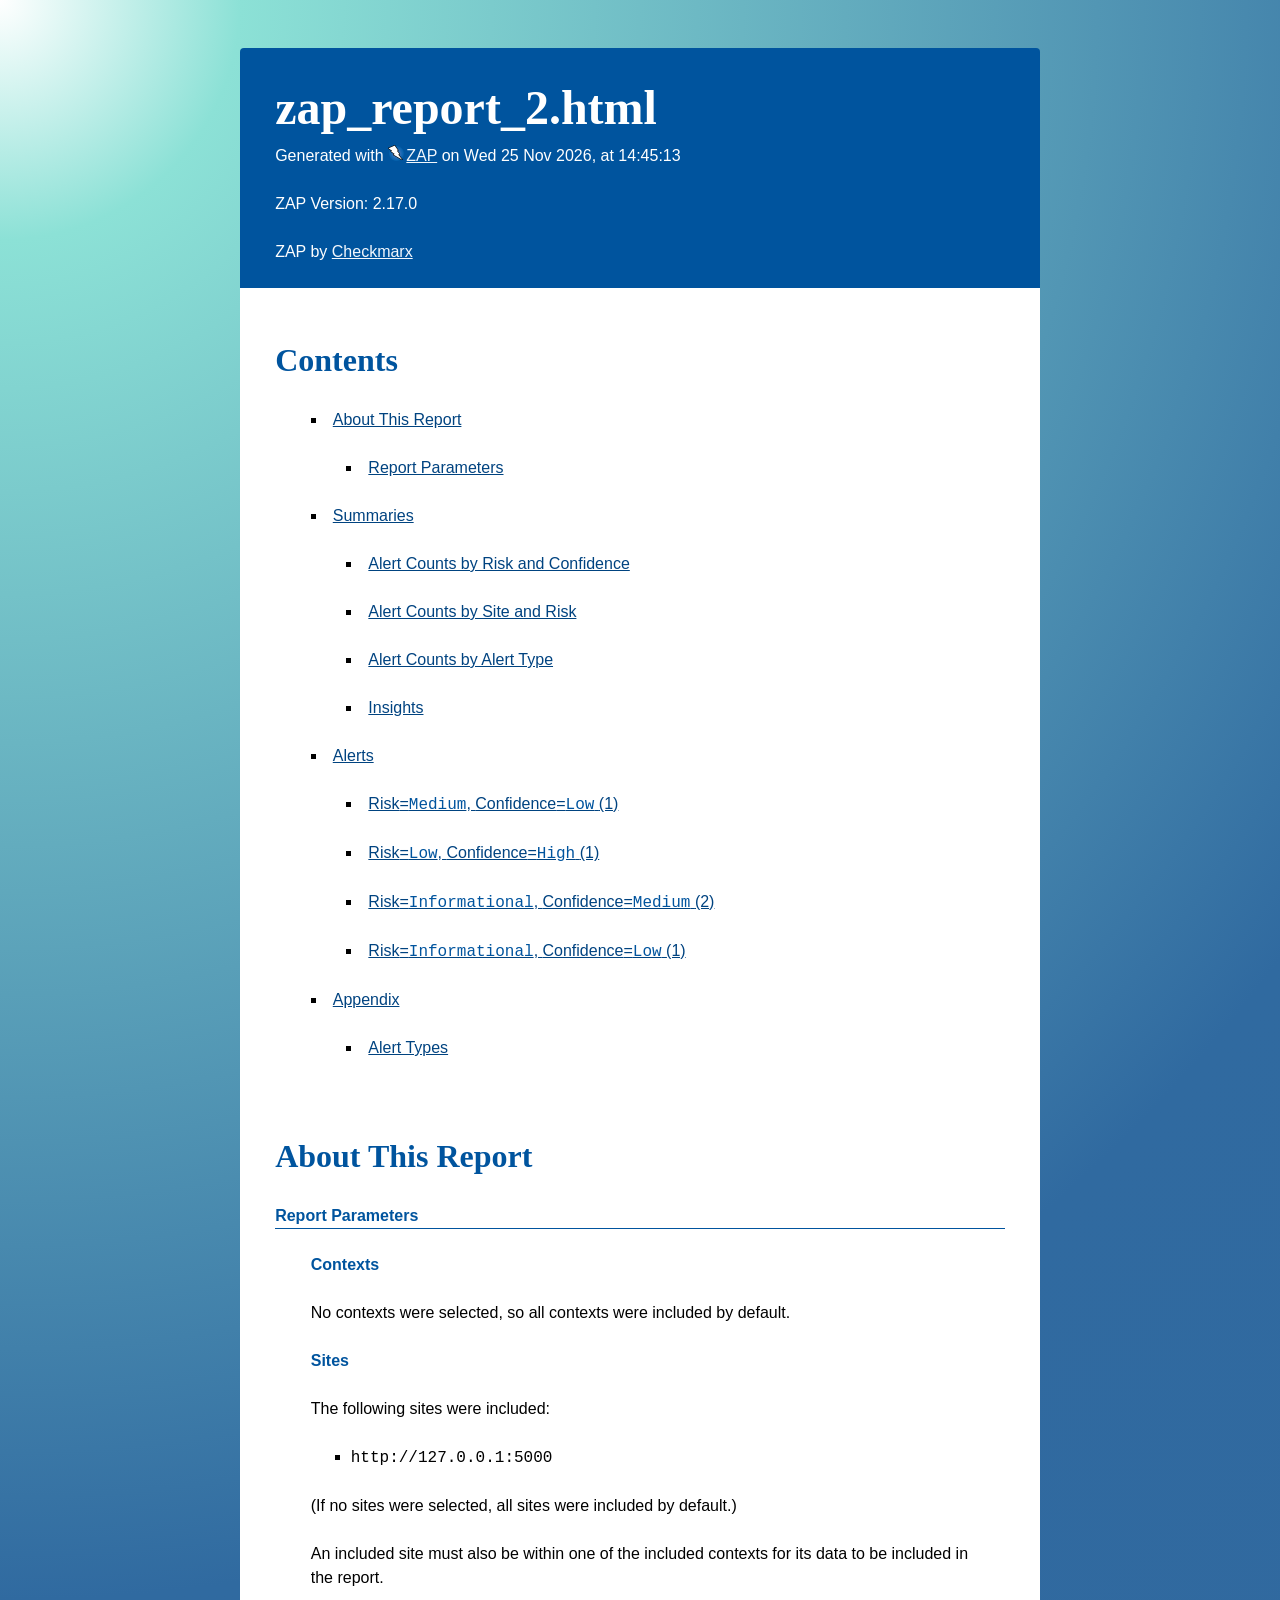
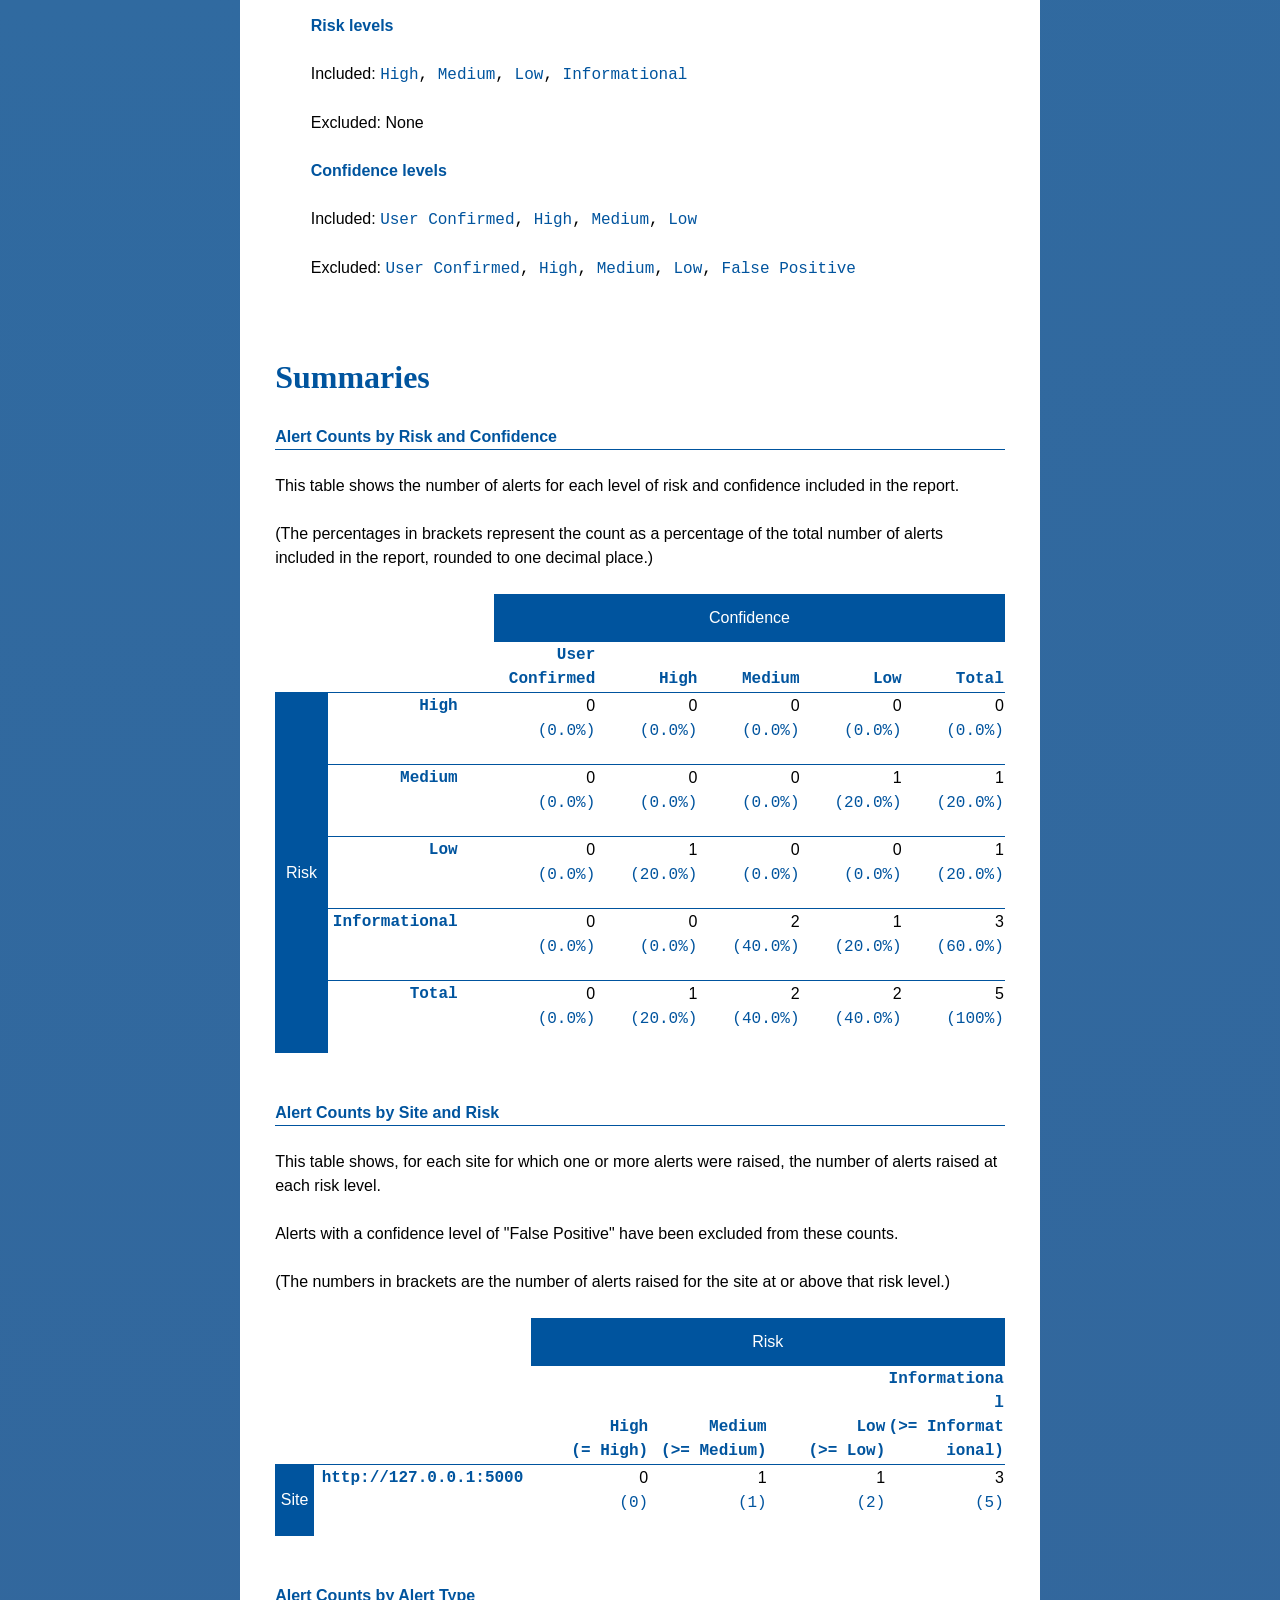
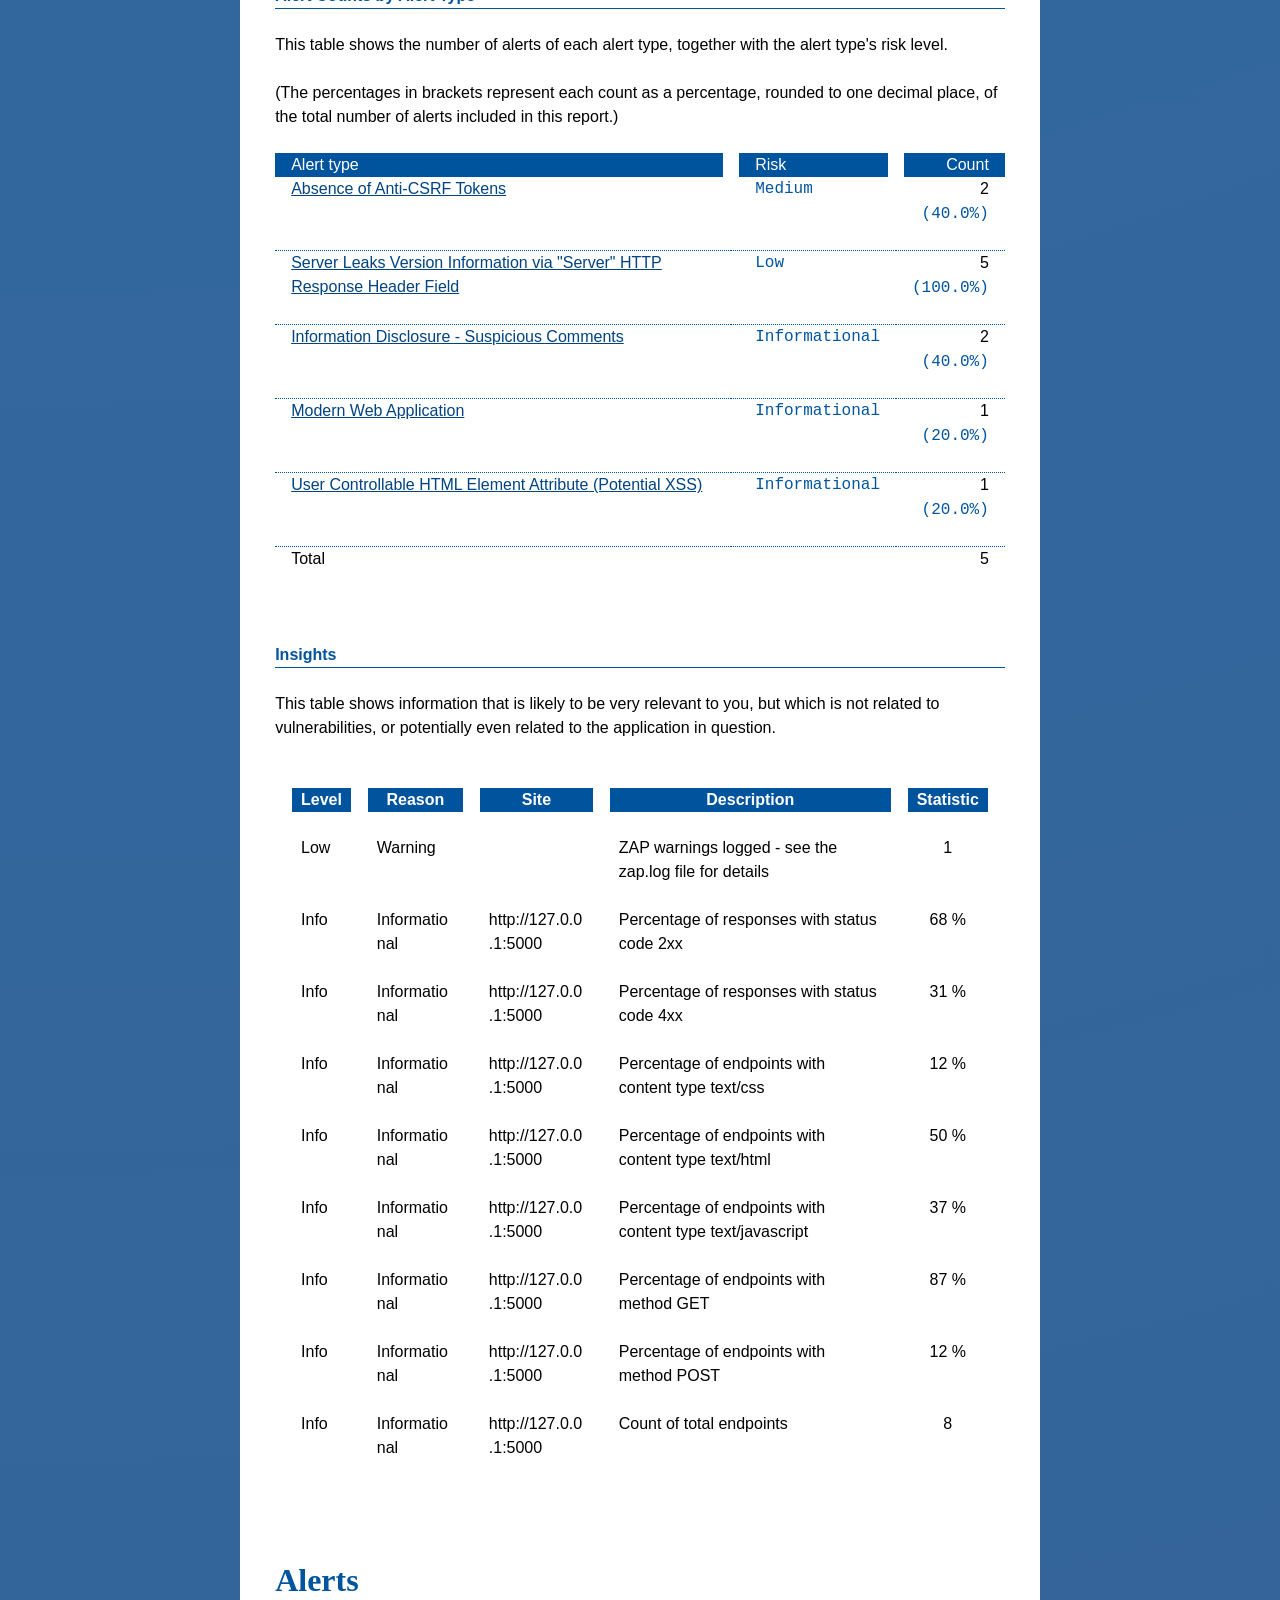
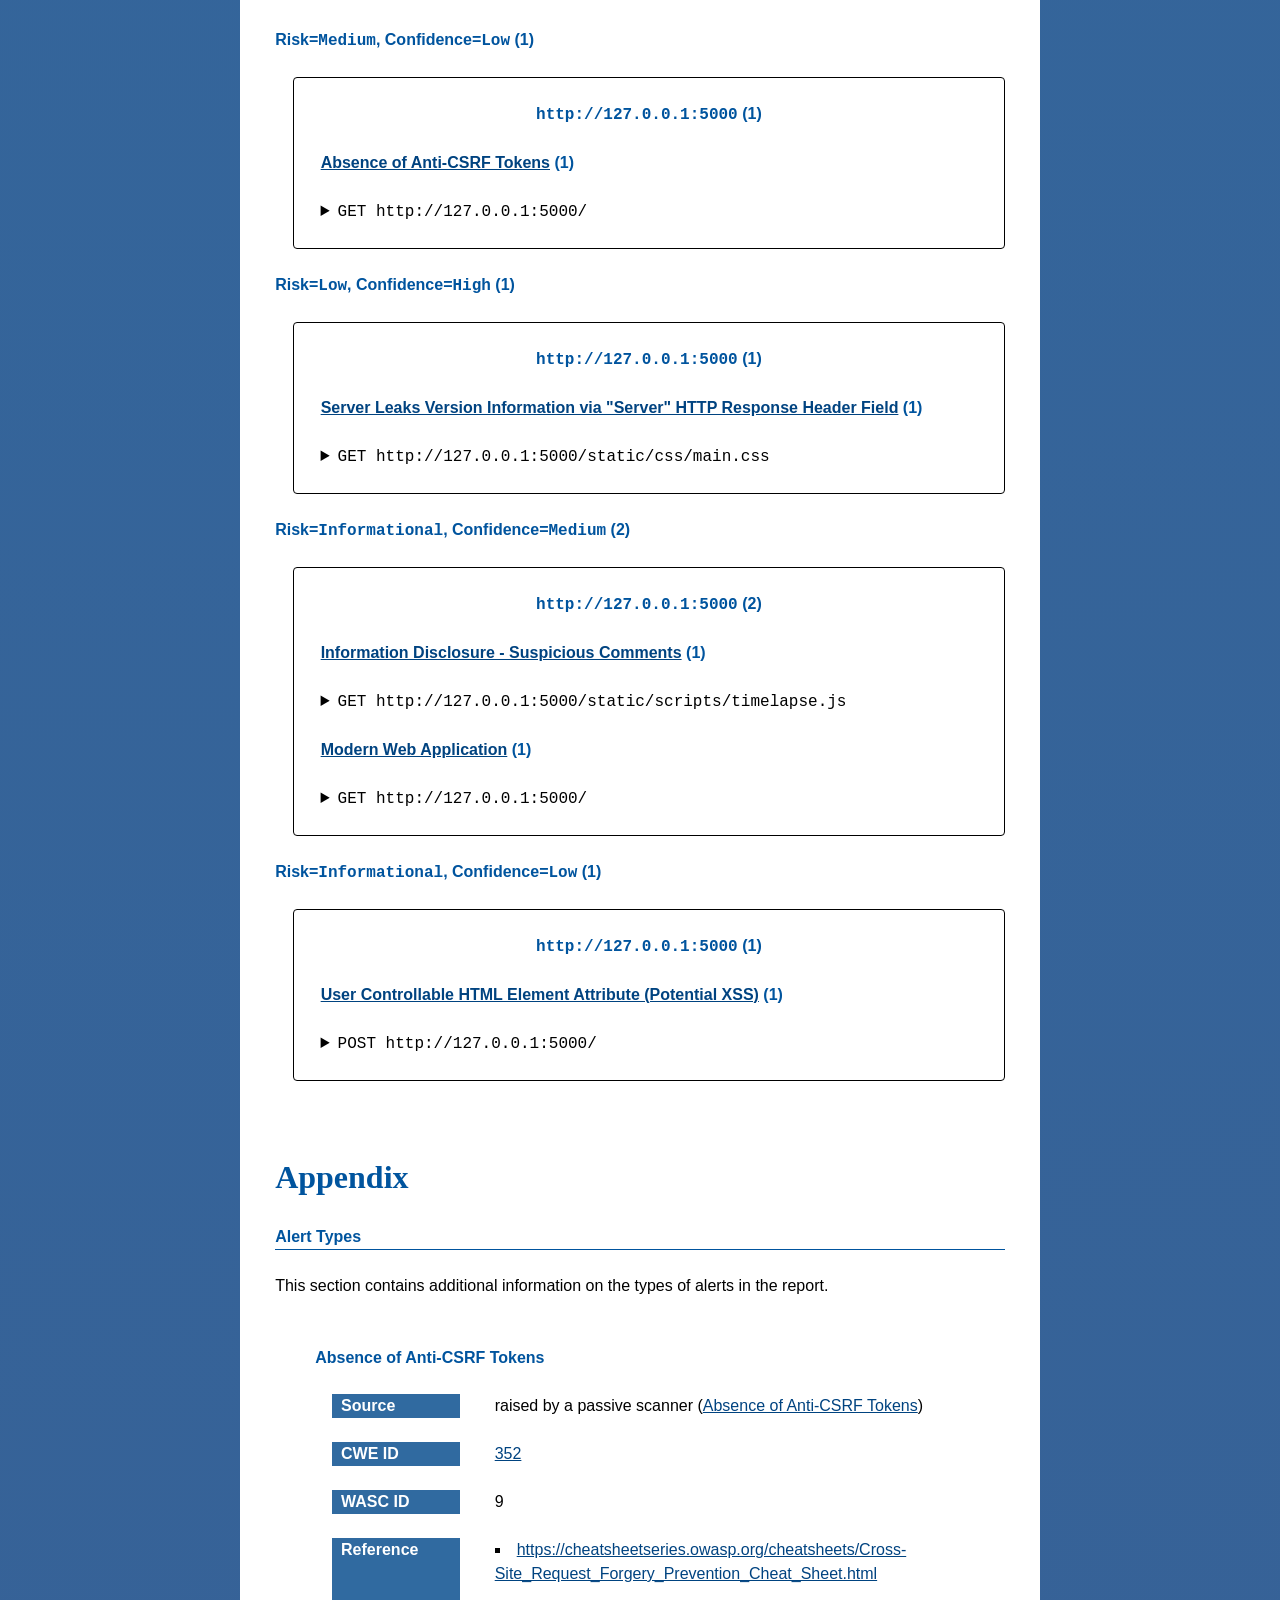
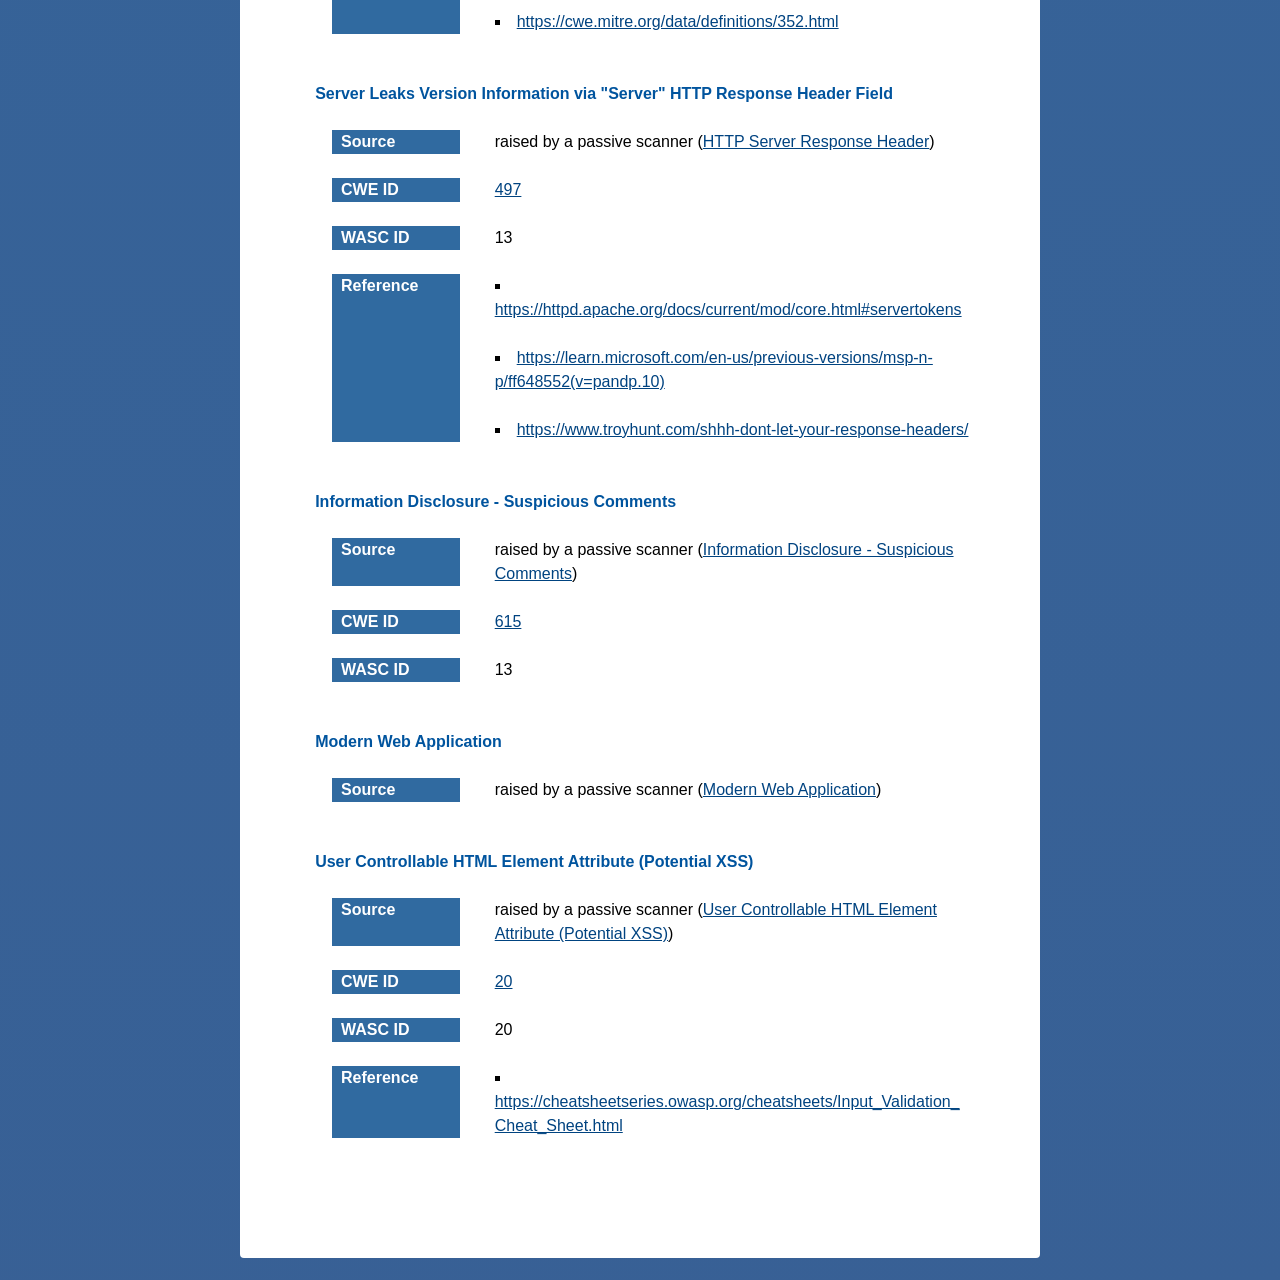
<file: 2026-11-25-ZAP-Report_2-.html>
<!DOCTYPE html>
<html lang="en">
<head>
<meta charset="utf-8">
<meta name="viewport" content="width=device-width, initial-scale=1">
<title>zap_report_2.html</title>
<link
	href="2026-11-25-ZAP-Report_2-/normalize/normalize.css" rel="stylesheet">
<link
	href="2026-11-25-ZAP-Report_2-/themes/original/main.css" rel="stylesheet">
<link
	href="2026-11-25-ZAP-Report_2-/themes/original/colors.css" rel="stylesheet">
</head>
<body>
	<header>
		<h1>zap_report_2.html</h1>
		<p>
			<span>Generated with</span> <a href="https://zaproxy.org"><img
				src="2026-11-25-ZAP-Report_2-/zap32x32.png" alt="The ZAP logo" class="zap-logo">ZAP</a>
			<span>on Wed 25 Nov 2026, at 14:45:13</span>
		</p>
		<p>ZAP Version: 2.17.0</p>
		<p>
			ZAP by <a href="https://checkmarx.com/">Checkmarx</a>
		</p>
	</header>

	<main>

		<section id="contents" class="contents">
			<h2>Contents</h2>
			<nav>
				<ol>
					<li><a
						href="#about-this-report">About This Report</a>
						<ol>
							
							<li><a
								href="#report-parameters">Report Parameters</a></li>
						</ol></li>
					<data-th-block>
					<li><a
						href="#summaries">Summaries</a>
						<ol>
							<li><a
								href="#risk-confidence-counts">Alert Counts by Risk and Confidence</a></li>
							<li><a
								href="#site-risk-counts">Alert Counts by Site and Risk</a></li>
							<li><a
								href="#alert-type-counts">Alert Counts by Alert Type</a></li>
							<li><a
								href="#insights">Insights</a></li>
						</ol></li>
					<li><a
						href="#alerts">Alerts</a>
						<ol>
							
							 
							
							
							
							
							
							
							
							
							<li><a
								href="#alerts--risk-2-confidence-1"><span>Risk</span>=<span
									class="risk-level">Medium</span>, <span>Confidence</span>=<span
									class="confidence-level">Low</span> <span>(1)</span></a></li>
							  
							
							
							
							
							<li><a
								href="#alerts--risk-1-confidence-3"><span>Risk</span>=<span
									class="risk-level">Low</span>, <span>Confidence</span>=<span
									class="confidence-level">High</span> <span>(1)</span></a></li>
							
							
							
							
							  
							
							
							
							
							
							
							<li><a
								href="#alerts--risk-0-confidence-2"><span>Risk</span>=<span
									class="risk-level">Informational</span>, <span>Confidence</span>=<span
									class="confidence-level">Medium</span> <span>(2)</span></a></li>
							
							<li><a
								href="#alerts--risk-0-confidence-1"><span>Risk</span>=<span
									class="risk-level">Informational</span>, <span>Confidence</span>=<span
									class="confidence-level">Low</span> <span>(1)</span></a></li>
							  
						</ol></li>
					<li><a
						href="#appendix">Appendix</a>
						<ol>
							<li><a
								href="#alert-types">Alert Types</a></li>
						</ol></li>
					</data-th-block>
				</ol>
			</nav>
		</section>

		<section
			id="about-this-report" class="about-this-report">
			<h2>About This Report</h2>

			

			<section
				id="report-parameters">
				<h3>Report Parameters</h3>
				<div class="report-parameters--container">
					<h4>Contexts</h4>
					
					
					<p>No contexts were selected, so all contexts were included by default.</p>
					  

					<h4>Sites</h4>
					
					<p>The following sites were included:</p>
					<ul class="sites-list">
						<li><span class="site">http://127.0.0.1:5000</span></li>
					</ul>
					
					<p>(If no sites were selected, all sites were included by default.)</p>
					<p>An included site must also be within one of the included contexts for its data to be included in the report.</p>

					<h4>Risk levels</h4>
					<p>
						<span>Included</span>:
						 
						<span class="included-risk-codes"><span class="risk-level">High</span>, <span class="risk-level">Medium</span>, <span class="risk-level">Low</span>, <span class="risk-level">Informational</span></span>
					</p>
					<p>
						<span>Excluded</span>:
						 <span>None</span>
						
					</p>

					<h4>Confidence levels</h4>
					<p>
						<span>Included</span>:
						
						
						<span class="included-confidence-codes"><span class="confidence-level">User Confirmed</span>, <span class="confidence-level">High</span>, <span class="confidence-level">Medium</span>, <span class="confidence-level">Low</span></span>
					</p>
					<p>
						<span>Excluded</span>:
						
						
						<span class="included-confidence-codes"> <span class="confidence-level">User Confirmed</span>, <span class="confidence-level">High</span>, <span class="confidence-level">Medium</span>, <span class="confidence-level">Low</span>, <span class="confidence-level">False Positive</span></span>
					</p>
				</div>
			</section>
		</section>

		
		<section>
			
		</section>
		
		<section id="summaries" class="summaries">
			<h2>Summaries</h2>

			<section
				id="risk-confidence-counts">
				<h3>Alert Counts by Risk and Confidence</h3>
				<table class="risk-confidence-counts-table">
					<caption>
						<p>This table shows the number of alerts for each level of risk and confidence included in the report.</p>
						<p>(The percentages in brackets represent the count as a percentage of the total number of alerts included in the report, rounded to one decimal place.)</p>
					</caption>
					<colgroup>
						<col>
						<col>
					</colgroup>
					<colgroup>
						<col
							style="width: 14.0%"><col
							style="width: 14.0%"><col
							style="width: 14.0%"><col
							style="width: 14.0%">
						<col style="width: 14.0%">
					</colgroup>
					<thead>
						<tr>
							<td colspan="2" rowspan="2"></td>
							<th scope="colgroup"
								colspan="5">Confidence</th>
						</tr>
						<tr>
							<th scope="col">User Confirmed</th>
							<th scope="col">High</th>
							<th scope="col">Medium</th>
							<th scope="col">Low</th>
							<th scope="col">Total</th>
						</tr>
					</thead>
					<tbody>
						<tr>
							<th scope="rowgroup"
								rowspan="5">Risk</th>
							<th scope="row">High</th>
							<td><span>0</span><br> <span
								class="additional-info-percentages">(0.0%)</span></td>
							<td><span>0</span><br> <span
								class="additional-info-percentages">(0.0%)</span></td>
							<td><span>0</span><br> <span
								class="additional-info-percentages">(0.0%)</span></td>
							<td><span>0</span><br> <span
								class="additional-info-percentages">(0.0%)</span></td>
							<td><span>0</span><br> <span class="additional-info-percentages">(0.0%)</span></td>
						</tr>
						<tr>
							
							<th scope="row">Medium</th>
							<td><span>0</span><br> <span
								class="additional-info-percentages">(0.0%)</span></td>
							<td><span>0</span><br> <span
								class="additional-info-percentages">(0.0%)</span></td>
							<td><span>0</span><br> <span
								class="additional-info-percentages">(0.0%)</span></td>
							<td><span>1</span><br> <span
								class="additional-info-percentages">(20.0%)</span></td>
							<td><span>1</span><br> <span class="additional-info-percentages">(20.0%)</span></td>
						</tr>
						<tr>
							
							<th scope="row">Low</th>
							<td><span>0</span><br> <span
								class="additional-info-percentages">(0.0%)</span></td>
							<td><span>1</span><br> <span
								class="additional-info-percentages">(20.0%)</span></td>
							<td><span>0</span><br> <span
								class="additional-info-percentages">(0.0%)</span></td>
							<td><span>0</span><br> <span
								class="additional-info-percentages">(0.0%)</span></td>
							<td><span>1</span><br> <span class="additional-info-percentages">(20.0%)</span></td>
						</tr>
						<tr>
							
							<th scope="row">Informational</th>
							<td><span>0</span><br> <span
								class="additional-info-percentages">(0.0%)</span></td>
							<td><span>0</span><br> <span
								class="additional-info-percentages">(0.0%)</span></td>
							<td><span>2</span><br> <span
								class="additional-info-percentages">(40.0%)</span></td>
							<td><span>1</span><br> <span
								class="additional-info-percentages">(20.0%)</span></td>
							<td><span>3</span><br> <span class="additional-info-percentages">(60.0%)</span></td>
						</tr>
						<tr>
							<th scope="row">Total</th>
							<td><span>0</span><br> <span
								class="additional-info-percentages">(0.0%)</span></td>
							<td><span>1</span><br> <span
								class="additional-info-percentages">(20.0%)</span></td>
							<td><span>2</span><br> <span
								class="additional-info-percentages">(40.0%)</span></td>
							<td><span>2</span><br> <span
								class="additional-info-percentages">(40.0%)</span></td>
							<td><span>5</span><br> <span
								class="additional-info-percentages">(100%)</span></td>
						</tr>
					</tbody>
				</table>
			</section>

			<section
				id="site-risk-counts">
				<h3>Alert Counts by Site and Risk</h3>
				<table class="site-risk-counts-table">
					<caption>
						<p>This table shows, for each site for which one or more alerts were raised, the number of alerts raised at each risk level.</p>
						<p>Alerts with a confidence level of &quot;False Positive&quot; have been excluded from these counts.</p>
						<p>(The numbers in brackets are the number of alerts raised for the site at or above that risk level.)</p>
					</caption>
					<colgroup>
						<col>
						<col>
					</colgroup>
					<colgroup>
						<col
							style="width: 16.25%"><col
							style="width: 16.25%"><col
							style="width: 16.25%"><col
							style="width: 16.25%">
					</colgroup>
					<thead>
						<tr>
							<td colspan="2" rowspan="2"></td>
							<th scope="colgroup" colspan="4">Risk</th>
						</tr>
						<tr>
							<th scope="col">
								<span>High</span><br>  <span
									class="additional-info-percentages">(= High)</span>  
							</th>
							<th scope="col">
								<span>Medium</span><br>   <span
									class="additional-info-percentages">(&gt;= Medium)</span> 
							</th>
							<th scope="col">
								<span>Low</span><br>   <span
									class="additional-info-percentages">(&gt;= Low)</span> 
							</th>
							<th scope="col">
								<span>Informational</span><br>   <span
									class="additional-info-percentages">(&gt;= Informational)</span> 
							</th>
						</tr>
					</thead>
					<tbody>
						<tr>
							<th scope="rowgroup"
								rowspan="1">Site</th>
							<th scope="row">http://127.0.0.1:5000</th>
							
							<td><span>0</span><br> <span
								class="additional-info-percentages">(0)</span></td>
							<td><span>1</span><br> <span
								class="additional-info-percentages">(1)</span></td>
							<td><span>1</span><br> <span
								class="additional-info-percentages">(2)</span></td>
							<td><span>3</span><br> <span
								class="additional-info-percentages">(5)</span></td>
							
						</tr>
					</tbody>
				</table>
			</section>

			<section
				id="alert-type-counts">
				<h3>Alert Counts by Alert Type</h3>
				<table class="alert-type-counts-table">
					<caption>
						<p>This table shows the number of alerts of each alert type, together with the alert type&#39;s risk level.</p>
						<p>(The percentages in brackets represent each count as a percentage, rounded to one decimal place, of the total number of alerts included in this report.)</p>
					</caption>
					<thead>
						<tr>
							<th scope="col">Alert type</th>
							<th scope="col">Risk</th>
							<th scope="col">Count</th>
						</tr>
					</thead>
					<tbody>
						<tr>
							<th scope="row"><a
								href="#alert-type-0">Absence of Anti-CSRF Tokens</a></th>
							<td class="risk-level">Medium</td>
							<td><span>2</span><br> <span
								class="additional-info-percentages">(40.0%)</span></td>
						</tr>
						<tr>
							<th scope="row"><a
								href="#alert-type-1">Server Leaks Version Information via &quot;Server&quot; HTTP Response Header Field</a></th>
							<td class="risk-level">Low</td>
							<td><span>5</span><br> <span
								class="additional-info-percentages">(100.0%)</span></td>
						</tr>
						<tr>
							<th scope="row"><a
								href="#alert-type-2">Information Disclosure - Suspicious Comments</a></th>
							<td class="risk-level">Informational</td>
							<td><span>2</span><br> <span
								class="additional-info-percentages">(40.0%)</span></td>
						</tr>
						<tr>
							<th scope="row"><a
								href="#alert-type-3">Modern Web Application</a></th>
							<td class="risk-level">Informational</td>
							<td><span>1</span><br> <span
								class="additional-info-percentages">(20.0%)</span></td>
						</tr>
						<tr>
							<th scope="row"><a
								href="#alert-type-4">User Controllable HTML Element Attribute (Potential XSS)</a></th>
							<td class="risk-level">Informational</td>
							<td><span>1</span><br> <span
								class="additional-info-percentages">(20.0%)</span></td>
						</tr>
					</tbody>
					<tfoot>
						<tr>
							<th scope="row">Total</th>
							<td></td>
							<td>5</td>
						</tr>
					</tfoot>
				</table>
			</section>
			
			<section
				id="insights">
				<h3 class="left-header">Insights</h3>
				
				<table class="insights-table">
						<caption>
						<p>This table shows information that is likely to be very relevant to you, but which is not related to vulnerabilities, or potentially even related to the application in question.</p>
					</caption>
					<thead>
					<tr>
						<th scope="col">Level</th>
						<th scope="col">Reason</th>
						<th scope="col">Site</th>
						<th scope="col">Description</th>
						<th scope="col">Statistic</th>
					</tr>
					</thead>
					<tbody>
					
						<tr>
						<td class="risk-1">
							<div>Low</div>
						</td>
						<td>
							<div>Warning</div>
						</td>
						<td>
							<div></div>
						</td>
						<td>
							<div>ZAP warnings logged - see the zap.log file for details</div>
						</td>
						<td align="center">
							<div>1   </div>
						</td>
						</tr>
					
						<tr>
						<td class="risk-0">
							<div>Info</div>
						</td>
						<td>
							<div>Informational</div>
						</td>
						<td>
							<div>http://127.0.0.1:5000</div>
						</td>
						<td>
							<div>Percentage of responses with status code 2xx</div>
						</td>
						<td align="center">
							<div>68 %</div>
						</td>
						</tr>
					
						<tr>
						<td class="risk-0">
							<div>Info</div>
						</td>
						<td>
							<div>Informational</div>
						</td>
						<td>
							<div>http://127.0.0.1:5000</div>
						</td>
						<td>
							<div>Percentage of responses with status code 4xx</div>
						</td>
						<td align="center">
							<div>31 %</div>
						</td>
						</tr>
					
						<tr>
						<td class="risk-0">
							<div>Info</div>
						</td>
						<td>
							<div>Informational</div>
						</td>
						<td>
							<div>http://127.0.0.1:5000</div>
						</td>
						<td>
							<div>Percentage of endpoints with content type text/css</div>
						</td>
						<td align="center">
							<div>12 %</div>
						</td>
						</tr>
					
						<tr>
						<td class="risk-0">
							<div>Info</div>
						</td>
						<td>
							<div>Informational</div>
						</td>
						<td>
							<div>http://127.0.0.1:5000</div>
						</td>
						<td>
							<div>Percentage of endpoints with content type text/html</div>
						</td>
						<td align="center">
							<div>50 %</div>
						</td>
						</tr>
					
						<tr>
						<td class="risk-0">
							<div>Info</div>
						</td>
						<td>
							<div>Informational</div>
						</td>
						<td>
							<div>http://127.0.0.1:5000</div>
						</td>
						<td>
							<div>Percentage of endpoints with content type text/javascript</div>
						</td>
						<td align="center">
							<div>37 %</div>
						</td>
						</tr>
					
						<tr>
						<td class="risk-0">
							<div>Info</div>
						</td>
						<td>
							<div>Informational</div>
						</td>
						<td>
							<div>http://127.0.0.1:5000</div>
						</td>
						<td>
							<div>Percentage of endpoints with method GET</div>
						</td>
						<td align="center">
							<div>87 %</div>
						</td>
						</tr>
					
						<tr>
						<td class="risk-0">
							<div>Info</div>
						</td>
						<td>
							<div>Informational</div>
						</td>
						<td>
							<div>http://127.0.0.1:5000</div>
						</td>
						<td>
							<div>Percentage of endpoints with method POST</div>
						</td>
						<td align="center">
							<div>12 %</div>
						</td>
						</tr>
					
						<tr>
						<td class="risk-0">
							<div>Info</div>
						</td>
						<td>
							<div>Informational</div>
						</td>
						<td>
							<div>http://127.0.0.1:5000</div>
						</td>
						<td>
							<div>Count of total endpoints</div>
						</td>
						<td align="center">
							<div>8   </div>
						</td>
						</tr>
					
					</tbody>
				</table>
			</section>
		</section>

		<section id="alerts" class="alerts">
			<h2>Alerts</h2>
			<ol>
				
				 
				 
				
				
				
				
				
				
				<li id="alerts--risk-2-confidence-1">
					<h3>
						<span>Risk</span>=<span
							class="risk-level">Medium</span>, <span>Confidence</span>=<span
							class="confidence-level">Low</span> <span>(1)</span>
					</h3>
					<ol>
						
						<li class="alerts--site-li">
							<h4>
								<span class="site">http://127.0.0.1:5000</span> <span>(1)</span>
							</h4>
							<ol>
								
								<li>
									<h5>
										<a
											href="#alert-type-0">Absence of Anti-CSRF Tokens</a> <span>(1)</span>
									</h5>
									<ol>
										<li><details>
												<summary>
													<span class="request-method-n-url">GET http://127.0.0.1:5000/</span>
												</summary>
												
<table class="alerts-table">
	<tr>
		<th scope="row">Alert tags</th>
		<td>
			<ul class="alert-tags-list">
				<li>
					<span><a href="https://owasp.org/Top10/2021/A01_2021-Broken_Access_Control/">OWASP_2021_A01</a></span> 
				</li>
				<li>
					 <span>POLICY_QA_STD = </span>
				</li>
				<li>
					 <span>POLICY_PENTEST = </span>
				</li>
				<li>
					<span><a href="https://www.zaproxy.org/docs/desktop/addons/common-library/alerttags/#systemic">SYSTEMIC</a></span> 
				</li>
				<li>
					<span><a href="https://owasp.org/www-project-web-security-testing-guide/v42/4-Web_Application_Security_Testing/06-Session_Management_Testing/05-Testing_for_Cross_Site_Request_Forgery">WSTG-v42-SESS-05</a></span> 
				</li>
				<li>
					<span><a href="https://owasp.org/Top10/2025/A01_2025-Broken_Access_Control/">OWASP_2025_A01</a></span> 
				</li>
				<li>
					<span><a href="https://owasp.org/www-project-top-ten/2017/A5_2017-Broken_Access_Control.html">OWASP_2017_A05</a></span> 
				</li>
				<li>
					<span><a href="https://cwe.mitre.org/data/definitions/352.html">CWE-352</a></span> 
				</li>
				<li>
					 <span>POLICY_DEV_STD = </span>
				</li>
			</ul>
		</td>
	</tr>
	<tr>
		<th scope="row">Alert description</th>
		<td> 
<p>No Anti-CSRF tokens were found in a HTML submission form.</p>

<p>A cross-site request forgery is an attack that involves forcing a victim to send an HTTP request to a target destination without their knowledge or intent in order to perform an action as the victim. The underlying cause is application functionality using predictable URL/form actions in a repeatable way. The nature of the attack is that CSRF exploits the trust that a web site has for a user. By contrast, cross-site scripting (XSS) exploits the trust that a user has for a web site. Like XSS, CSRF attacks are not necessarily cross-site, but they can be. Cross-site request forgery is also known as CSRF, XSRF, one-click attack, session riding, confused deputy, and sea surf.</p>

<p>CSRF attacks are effective in a number of situations, including:</p>

<p>    * The victim has an active session on the target site.</p>

<p>    * The victim is authenticated via HTTP auth on the target site.</p>

<p>    * The victim is on the same local network as the target site.</p>

<p>CSRF has primarily been used to perform an action against a target site using the victim&#39;s privileges, but recent techniques have been discovered to disclose information by gaining access to the response. The risk of information disclosure is dramatically increased when the target site is vulnerable to XSS, because XSS can be used as a platform for CSRF, allowing the attack to operate within the bounds of the same-origin policy.</p>
 </td>
	</tr>
	<tr>
		<th scope="row">Other info</th>
		<td> 
<p>No known Anti-CSRF token [anticsrf, CSRFToken, __RequestVerificationToken, csrfmiddlewaretoken, authenticity_token, OWASP_CSRFTOKEN, anoncsrf, csrf_token, _csrf, _csrfSecret, __csrf_magic, CSRF, _token, _csrf_token, _csrfToken] was found in the following HTML form: [Form 1: &quot;genes&quot; ].</p>
 </td>
	</tr>
	<tr>
		<th scope="row">Request</th>
		<td><details open="open">
				<summary>Request line and header section (229 bytes)</summary>
				
				<pre><code>GET http://127.0.0.1:5000/ HTTP/1.1
host: 127.0.0.1:5000
user-agent: Mozilla/5.0 (Windows NT 10.0; Win64; x64) AppleWebKit/537.36 (KHTML, like Gecko) Chrome/141.0.0.0 Safari/537.36
pragma: no-cache
cache-control: no-cache

</code></pre>
				
				
			</details> <details class="request-body" open="open">
				<summary>Request body (0 bytes)</summary>
				
				<pre><code></code></pre>
				
				
			</details></td>
	</tr>
	<tr>
		<th scope="row">Response</th>
		<td><details open="open">
				<summary>Status line and header section (356 bytes)</summary>
				
				<pre><code>HTTP/1.1 200 OK
Server: Werkzeug/3.1.9 Python/3.14.5
Date: Wed, 25 Nov 2026 19:44:20 GMT
Content-Type: text/html; charset=utf-8
Content-Length: 5399
Content-Security-Policy: default-src &#39;self&#39;; object-src &#39;none&#39;; base-uri &#39;self&#39;; form-action &#39;self&#39;; frame-ancestors &#39;none&#39;
X-Frame-Options: DENY
X-Content-Type-Options: nosniff
Connection: close

</code></pre>
				
				
			</details> <details class="response-body">
				<summary>Response body (5399 bytes)</summary>
				
				<pre><code>&lt;!doctype html&gt;
&lt;html lang=&quot;en&quot;&gt;
&lt;head&gt;
  &lt;meta charset=&quot;UTF-8&quot;&gt;
  &lt;meta name=&quot;viewport&quot; content=&quot;width=device-width, initial-scale=1.0&quot;&gt;
  &lt;title&gt;Worm Lifespan&lt;/title&gt;

  &lt;link rel=&quot;stylesheet&quot; href=&quot;/static/css/main.css&quot;&gt;
  &lt;script src=&quot;/static/scripts/main.js&quot; defer&gt;&lt;/script&gt;
  
&lt;/head&gt;
&lt;body class=&quot;dashboard-page&quot;&gt;
  &lt;header class=&quot;dash-header&quot;&gt;
    &lt;h1&gt;C. elegans lifespan predictor&lt;/h1&gt;
    &lt;p class=&quot;intro&quot;&gt;
      This site estimates how long a small roundworm, &lt;em&gt;C. elegans&lt;/em&gt;, lives when some of its
      genes are changed. Pick a worm on the left and press Predict.
    &lt;/p&gt;
  &lt;/header&gt;

  &lt;div class=&quot;dashboard&quot;&gt;
    &lt;!-- Left: controls and explanations --&gt;
    &lt;aside class=&quot;dash-sidebar&quot;&gt;
      &lt;section class=&quot;card panel&quot;&gt;
        &lt;form method=&quot;post&quot;&gt;
          &lt;fieldset&gt;
            &lt;legend&gt;Choose a worm&lt;/legend&gt;

            
              
              &lt;label class=&quot;option&quot;&gt;
                &lt;input type=&quot;checkbox&quot; name=&quot;genes&quot; value=&quot;wild type&quot;
                       
                       data-wild-type&gt;
                &lt;span&gt;
                  &lt;strong&gt;Wild type&lt;/strong&gt;
                  &lt;span class=&quot;hint&quot;&gt;A normal worm with no changed genes. Every other worm is compared with this one.&lt;/span&gt;
                &lt;/span&gt;
              &lt;/label&gt;
            
              &lt;p class=&quot;divider&quot;&gt;or change one or more genes:&lt;/p&gt;
              &lt;label class=&quot;option&quot;&gt;
                &lt;input type=&quot;checkbox&quot; name=&quot;genes&quot; value=&quot;daf-2&quot;
                       
                       &gt;
                &lt;span&gt;
                  &lt;strong&gt;daf-2&lt;/strong&gt;
                  &lt;span class=&quot;hint&quot;&gt;Senses insulin-like signals. Worms with a weakened daf-2 are known to live longer.&lt;/span&gt;
                &lt;/span&gt;
              &lt;/label&gt;
            
              
              &lt;label class=&quot;option&quot;&gt;
                &lt;input type=&quot;checkbox&quot; name=&quot;genes&quot; value=&quot;rsks-1&quot;
                       
                       &gt;
                &lt;span&gt;
                  &lt;strong&gt;rsks-1&lt;/strong&gt;
                  &lt;span class=&quot;hint&quot;&gt;Helps set how fast the worm grows based on food. Changing it slows growth.&lt;/span&gt;
                &lt;/span&gt;
              &lt;/label&gt;
            
              
              &lt;label class=&quot;option&quot;&gt;
                &lt;input type=&quot;checkbox&quot; name=&quot;genes&quot; value=&quot;daf-16&quot;
                       
                       &gt;
                &lt;span&gt;
                  &lt;strong&gt;daf-16&lt;/strong&gt;
                  &lt;span class=&quot;hint&quot;&gt;Turns on the worm&amp;#39;s protective genes. Worms need it for daf-2&amp;#39;s life-extending effect.&lt;/span&gt;
                &lt;/span&gt;
              &lt;/label&gt;
            
          &lt;/fieldset&gt;

          &lt;button class=&quot;btn-block&quot;&gt;Predict&lt;/button&gt;
        &lt;/form&gt;

        
      &lt;/section&gt;

      &lt;section class=&quot;card panel panel-quiet&quot;&gt;
        &lt;details class=&quot;explainer&quot;&gt;
          &lt;summary&gt;How does this work?&lt;/summary&gt;
          &lt;ol&gt;
            &lt;li&gt;Researchers measured how active each gene was in five kinds of worms: normal worms and four
                strains with changed genes.&lt;/li&gt;
            &lt;li&gt;Those measurements go into a computer model of the worm&#39;s metabolism (the chemical reactions
                that keep it alive), which works out how fast the worm can grow.&lt;/li&gt;
            &lt;li&gt;The slower the model says a worm can grow, the longer it is predicted to live. This is the
                &quot;model estimate&quot;.&lt;/li&gt;
            &lt;li&gt;The same researchers also measured how long each kind of worm lived. Those measured
                lifespans set the main survival curve.&lt;/li&gt;
          &lt;/ol&gt;
        &lt;/details&gt;

        &lt;details class=&quot;explainer&quot;&gt;
          &lt;summary&gt;What do the results mean?&lt;/summary&gt;
          &lt;ul&gt;
            &lt;li&gt;&lt;strong&gt;Measured lifespan&lt;/strong&gt; is how long this worm lived in the lab, compared with a
                normal worm. 2.00&amp;times; means twice as long.&lt;/li&gt;
            &lt;li&gt;&lt;strong&gt;Model estimate&lt;/strong&gt; is what this project&#39;s metabolic model predicts for the same
                worm. It is a simple model and can be far off.&lt;/li&gt;
            &lt;li&gt;&lt;strong&gt;Measured vs model&lt;/strong&gt; shows how far the model is from the lab result.&lt;/li&gt;
            &lt;li&gt;&lt;strong&gt;Growth compared with a normal worm&lt;/strong&gt; comes from the model: 1.0000 means the
                same as a normal worm, and lower means slower.&lt;/li&gt;
          &lt;/ul&gt;
        &lt;/details&gt;

        &lt;p class=&quot;muted footnote&quot;&gt;
          Measured numbers come from a published lab study. Model numbers come from a simple research
          model, shown with its error. Only the five worm types in the dataset are covered so far.
        &lt;/p&gt;
        &lt;p class=&quot;muted footnote&quot;&gt;
          To disable graph animations to instantly see completed graphs, disable animations in your system settings.
        &lt;/p&gt;
      &lt;/section&gt;
    &lt;/aside&gt;

    &lt;!-- Right: results and the time-lapse graph --&gt;
    &lt;main class=&quot;dash-main&quot;&gt;
      
        &lt;section class=&quot;card dash-empty&quot;&gt;
          &lt;svg class=&quot;dash-empty-worm&quot; viewBox=&quot;0 0 28 18&quot; aria-hidden=&quot;true&quot;&gt;&lt;path d=&quot;M3 12 C 7 4, 11 4, 14 10 S 21 16, 25 8&quot;/&gt;&lt;/svg&gt;
          &lt;h2&gt;Your results will appear here&lt;/h2&gt;
          &lt;p class=&quot;muted&quot;&gt;
            Choose a worm on the left and press Predict. You&#39;ll get its measured lifespan, the model&#39;s estimate, and a
            time-lapse of a population of 100 worms aging next to normal worms.
          &lt;/p&gt;
        &lt;/section&gt;
      
    &lt;/main&gt;
  &lt;/div&gt;
&lt;/body&gt;
&lt;/html&gt;</code></pre>
				
				
			</details></td>
	</tr>
	
	
	<tr>
		<th scope="row">Evidence</th>
		<td><pre><code>&lt;form method=&quot;post&quot;&gt;</code></pre></td>
	</tr>
	<tr>
		<th scope="row">Solution</th>
		<td> 
<p>Phase: Architecture and Design</p>

<p>Use a vetted library or framework that does not allow this weakness to occur or provides constructs that make this weakness easier to avoid.</p>

<p>For example, use anti-CSRF packages such as the OWASP CSRFGuard.</p>

<p>Phase: Implementation</p>

<p>Ensure that your application is free of cross-site scripting issues, because most CSRF defenses can be bypassed using attacker-controlled script.</p>

<p>Phase: Architecture and Design</p>

<p>Generate a unique nonce for each form, place the nonce into the form, and verify the nonce upon receipt of the form. Be sure that the nonce is not predictable (CWE-330).</p>

<p>Note that this can be bypassed using XSS.</p>

<p>Identify especially dangerous operations. When the user performs a dangerous operation, send a separate confirmation request to ensure that the user intended to perform that operation.</p>

<p>Note that this can be bypassed using XSS.</p>

<p>Use the ESAPI Session Management control.</p>

<p>This control includes a component for CSRF.</p>

<p>Do not use the GET method for any request that triggers a state change.</p>

<p>Phase: Implementation</p>

<p>Check the HTTP Referer header to see if the request originated from an expected page. This could break legitimate functionality, because users or proxies may have disabled sending the Referer for privacy reasons.</p>
 </td>
	</tr>
</table>

											</details></li>
									</ol>
								</li>
								
							</ol>
						</li>
						
					</ol>
				</li>
				  
				 
				
				
				<li id="alerts--risk-1-confidence-3">
					<h3>
						<span>Risk</span>=<span
							class="risk-level">Low</span>, <span>Confidence</span>=<span
							class="confidence-level">High</span> <span>(1)</span>
					</h3>
					<ol>
						
						<li class="alerts--site-li">
							<h4>
								<span class="site">http://127.0.0.1:5000</span> <span>(1)</span>
							</h4>
							<ol>
								
								<li>
									<h5>
										<a
											href="#alert-type-1">Server Leaks Version Information via &quot;Server&quot; HTTP Response Header Field</a> <span>(1)</span>
									</h5>
									<ol>
										<li><details>
												<summary>
													<span class="request-method-n-url">GET http://127.0.0.1:5000/static/css/main.css</span>
												</summary>
												
<table class="alerts-table">
	<tr>
		<th scope="row">Alert tags</th>
		<td>
			<ul class="alert-tags-list">
				<li>
					<span><a href="https://owasp.org/Top10/2021/A05_2021-Security_Misconfiguration/">OWASP_2021_A05</a></span> 
				</li>
				<li>
					 <span>POLICY_QA_STD = </span>
				</li>
				<li>
					 <span>POLICY_PENTEST = </span>
				</li>
				<li>
					<span><a href="https://www.zaproxy.org/docs/desktop/addons/common-library/alerttags/#systemic">SYSTEMIC</a></span> 
				</li>
				<li>
					<span><a href="https://owasp.org/www-project-top-ten/2017/A6_2017-Security_Misconfiguration.html">OWASP_2017_A06</a></span> 
				</li>
				<li>
					<span><a href="https://owasp.org/www-project-web-security-testing-guide/v42/4-Web_Application_Security_Testing/01-Information_Gathering/02-Fingerprint_Web_Server">WSTG-v42-INFO-02</a></span> 
				</li>
				<li>
					<span><a href="https://cwe.mitre.org/data/definitions/497.html">CWE-497</a></span> 
				</li>
				<li>
					<span><a href="https://owasp.org/Top10/2025/A02_2025-Security_Misconfiguration/">OWASP_2025_A02</a></span> 
				</li>
			</ul>
		</td>
	</tr>
	<tr>
		<th scope="row">Alert description</th>
		<td> 
<p>The web/application server is leaking version information via the &quot;Server&quot; HTTP response header. Access to such information may facilitate attackers identifying other vulnerabilities your web/application server is subject to.</p>
 </td>
	</tr>
	
	<tr>
		<th scope="row">Request</th>
		<td><details open="open">
				<summary>Request line and header section (281 bytes)</summary>
				
				<pre><code>GET http://127.0.0.1:5000/static/css/main.css HTTP/1.1
host: 127.0.0.1:5000
user-agent: Mozilla/5.0 (Windows NT 10.0; Win64; x64) AppleWebKit/537.36 (KHTML, like Gecko) Chrome/141.0.0.0 Safari/537.36
pragma: no-cache
cache-control: no-cache
referer: http://127.0.0.1:5000/

</code></pre>
				
				
			</details> <details class="request-body" open="open">
				<summary>Request body (0 bytes)</summary>
				
				<pre><code></code></pre>
				
				
			</details></td>
	</tr>
	<tr>
		<th scope="row">Response</th>
		<td><details open="open">
				<summary>Status line and header section (578 bytes)</summary>
				
				<pre><code>HTTP/1.1 200 OK
Server: Werkzeug/3.1.9 Python/3.14.5
Date: Wed, 25 Nov 2026 19:44:20 GMT
Content-Disposition: inline; filename=main.css
Content-Type: text/css; charset=utf-8
Content-Length: 16129
Last-Modified: Sat, 14 Nov 2026 00:20:59 GMT
Cache-Control: no-cache
ETag: &quot;1794615659.5032327-16129-385561660&quot;
Date: Wed, 25 Nov 2026 19:44:20 GMT
Accept-Ranges: bytes
Content-Security-Policy: default-src &#39;self&#39;; object-src &#39;none&#39;; base-uri &#39;self&#39;; form-action &#39;self&#39;; frame-ancestors &#39;none&#39;
X-Frame-Options: DENY
X-Content-Type-Options: nosniff
Connection: close

</code></pre>
				
				
			</details> <details class="response-body">
				<summary>Response body (16129 bytes)</summary>
				
				<pre><code>/* ==========================================================================
   main stylesheet
   Colors live in custom properties on :root.

   Theme selection, in order of priority:
     &lt;html data-theme=&quot;dark&quot;&gt;   force dark
     &lt;html data-theme=&quot;light&quot;&gt;  force light
     (no attribute)             follow the operating system setting
   ========================================================================== */

/* 1. Light theme (default) */
:root {
  color-scheme: light;

  --bg-color: #ffffff;        /* page background */
  --surface-color: #f4f5f7;   /* panels, cards */
  --raised-color: #ffffff;    /* inputs, items sitting on a panel */
  --border-color: #c9d0d8;
  --text-color: #15191d;
  --muted-color: #4b5661;     /* secondary text, captions, axis labels */

  --primary-color: #0066cc;
  --primary-hover: #0052a3;
  --primary-text: #ffffff;    /* text on a primary-colored button */

  --danger-color: #c62828;
  --danger-bg: #fdecea;
  --warning-color: #9a5b00;
  --warning-bg: #fff4e0;
  --success-color: #2e7d32;
  --success-bg: #e8f5e9;

  --focus-ring: rgba(0, 102, 204, 0.45);
  --shadow: 0 1px 2px rgba(16, 24, 32, 0.06), 0 2px 8px rgba(16, 24, 32, 0.06);

  /* For Chart.js: read with getComputedStyle(document.documentElement) */
  --chart-series-1: #0066cc;  /* selected genotype */
  --chart-series-2: #8a96a3;  /* wild-type baseline */
  --chart-grid: #e2e6ea;

  /* Worm-type colors (high contrast, colorblind-safe hues) */
  --g-wild-type: #3d4852;
  --g-rsks-1: #0057a8;
  --g-daf-2: #c24e00;
  --g-daf-2-rsks-1: #b0136b;
  --g-triple: #00785a;
}


/* Follow the system dark setting, unless the user picked light */
@media (prefers-color-scheme: dark) {
  :root:not([data-theme=&quot;light&quot;]) {
    color-scheme: dark;

    --bg-color: #0f1214;
    --surface-color: #161a1e;
    --raised-color: #1d2227;
    --border-color: #3a434c;
    --text-color: #eef1f4;
    --muted-color: #b0bac4;

    --primary-color: #4dabf7;
    --primary-hover: #74bdf9;
    --primary-text: #0b1620;

    --danger-color: #ff8a80;
    --danger-bg: #2a1716;
    --warning-color: #f2b84b;
    --warning-bg: #2a2214;
    --success-color: #81c995;
    --success-bg: #14241a;

    --focus-ring: rgba(77, 171, 247, 0.55);
    --shadow: 0 1px 2px rgba(0, 0, 0, 0.4), 0 4px 12px rgba(0, 0, 0, 0.35);

    --chart-series-1: #4dabf7;
    --chart-series-2: #7d8893;
    --chart-grid: #2c333a;

    --g-wild-type: #d0d7de;
    --g-rsks-1: #4fb3ff;
    --g-daf-2: #ff9a3d;
    --g-daf-2-rsks-1: #ff6fb5;
    --g-triple: #3ddc97;
  }
}

/* 2b. Dark chosen explicitly (e.g. a theme toggle sets data-theme=&quot;dark&quot;) */
:root[data-theme=&quot;dark&quot;] {
  color-scheme: dark;

  --bg-color: #0f1214;
  --surface-color: #161a1e;
  --raised-color: #1d2227;
  --border-color: #3a434c;
  --text-color: #eef1f4;
  --muted-color: #b0bac4;

  --primary-color: #4dabf7;
  --primary-hover: #74bdf9;
  --primary-text: #0b1620;

  --danger-color: #ff8a80;
  --danger-bg: #2a1716;
  --warning-color: #f2b84b;
  --warning-bg: #2a2214;
  --success-color: #81c995;
  --success-bg: #14241a;

  --focus-ring: rgba(77, 171, 247, 0.55);
  --shadow: 0 1px 2px rgba(0, 0, 0, 0.4), 0 4px 12px rgba(0, 0, 0, 0.35);

  --chart-series-1: #4dabf7;
  --chart-series-2: #7d8893;
  --chart-grid: #2c333a;

  --g-wild-type: #d0d7de;
  --g-rsks-1: #4fb3ff;
  --g-daf-2: #ff9a3d;
  --g-daf-2-rsks-1: #ff6fb5;
  --g-triple: #3ddc97;
}

/* ==========================================================================
   Base
   ========================================================================== */

html, body {
  background-color: var(--bg-color);
  color: var(--text-color);
  margin: 0;
  padding: 0;
  font-family: system-ui, -apple-system, &quot;Segoe UI&quot;, Roboto, &quot;Helvetica Neue&quot;, Arial, sans-serif;
  line-height: 1.5;
  transition: background-color 0.3s ease, color 0.3s ease;
}

body {
  padding: 2rem 1.5rem;
}

h1, h2, h3 {
  line-height: 1.25;
  margin: 0 0 0.75rem;
}

h1 { font-size: 1.75rem; }
h2 { font-size: 1.35rem; margin-top: 1.5rem; }

p { margin: 0 0 0.5rem; }

a { color: var(--primary-color); }
a:hover { color: var(--primary-hover); }

::selection {
  background: var(--primary-color);
  color: var(--primary-text);
}

/* Keyboard focus, visible in both themes */
:focus-visible {
  outline: 3px solid var(--focus-ring);
  outline-offset: 2px;
}

/* ==========================================================================
   Form (gene selection)
   ========================================================================== */

form {
  background: var(--surface-color);
  border: 1px solid var(--border-color);
  border-radius: 10px;
  padding: 1.25rem 1.5rem;
  max-width: 28rem;
  box-shadow: var(--shadow);
}

label {
  display: inline-flex;
  align-items: center;
  gap: 0.5rem;
  padding: 0.3rem 0;
  cursor: pointer;
}

/* Native checkboxes/radios pick up the theme color; color-scheme above
   makes their unchecked state dark too */
input[type=&quot;checkbox&quot;],
input[type=&quot;radio&quot;] {
  accent-color: var(--primary-color);
  width: 1.1rem;
  height: 1.1rem;
  cursor: pointer;
}

input[type=&quot;text&quot;],
input[type=&quot;search&quot;],
input[type=&quot;number&quot;],
select {
  background: var(--raised-color);
  color: var(--text-color);
  border: 1px solid var(--border-color);
  border-radius: 6px;
  padding: 0.5rem 0.65rem;
  font: inherit;
}

input::placeholder { color: var(--muted-color); }

input[type=&quot;range&quot;] { accent-color: var(--primary-color); }

/* ==========================================================================
   Buttons
   ========================================================================== */

button,
.btn {
  display: inline-block;
  margin-top: 0.75rem;
  padding: 0.6rem 1.25rem;
  font: inherit;
  font-weight: 600;
  color: var(--primary-text);
  background: var(--primary-color);
  border: 1px solid var(--primary-color);
  border-radius: 6px;
  cursor: pointer;
  transition: background-color 0.15s ease, border-color 0.15s ease;
}

button:hover,
.btn:hover {
  background: var(--primary-hover);
  border-color: var(--primary-hover);
}

button:disabled,
.btn:disabled {
  opacity: 0.5;
  cursor: not-allowed;
}

/* Secondary buttons: Download CSV, Save, Share */
.btn-secondary {
  color: var(--text-color);
  background: var(--raised-color);
  border-color: var(--border-color);
}

.btn-secondary:hover {
  background: var(--surface-color);
  border-color: var(--muted-color);
}

/* ==========================================================================
   Results and messages
   ========================================================================== */

.card {
  background: var(--surface-color);
  border: 1px solid var(--border-color);
  border-radius: 10px;
  padding: 1rem 1.25rem;
  box-shadow: var(--shadow);
}

.muted { color: var(--muted-color); }

/* Error banner (feature 8). Use &lt;p class=&quot;alert alert-error&quot;&gt; in place of
   the inline style=&quot;color:red&quot;, which can&#39;t adapt to the theme. */
.alert {
  border: 1px solid currentColor;
  border-radius: 6px;
  padding: 0.6rem 0.85rem;
  margin-top: 1rem;
  max-width: 28rem;
}

.alert-error   { color: var(--danger-color);  background: var(--danger-bg); }
.alert-warning { color: var(--warning-color); background: var(--warning-bg); }  /* no feasible solution */
.alert-success { color: var(--success-color); background: var(--success-bg); }  /* prediction saved */

/* Tables (model accuracy) */
table {
  border-collapse: collapse;
  width: 100%;
}

th, td {
  text-align: left;
  padding: 0.5rem 0.6rem;
  border-bottom: 1px solid var(--border-color);
}

th {
  color: var(--muted-color);
  font-weight: 600;
}



/* ==========================================================================
   Page text and gene options
   ========================================================================== */

.intro {
  max-width: 40rem;
  color: var(--muted-color);
  margin-bottom: 1.25rem;
}

fieldset {
  border: 0;
  margin: 0;
  padding: 0;
}

legend {
  font-weight: 600;
  margin-bottom: 0.5rem;
}

label.option {
  display: flex;
  align-items: flex-start;
  gap: 0.6rem;
  padding: 0.45rem 0;
}

label.option input { margin-top: 0.2rem; flex: none; }

.hint {
  display: block;
  font-size: 0.85rem;
  color: var(--muted-color);
  line-height: 1.35;
}

.divider {
  font-size: 0.85rem;
  color: var(--muted-color);
  margin: 0.5rem 0 0.15rem;
}

.result {
  max-width: 40rem;
  margin-top: 1.5rem;
}

.result h2 { margin-top: 0; }

.note {
  font-size: 0.9rem;
  color: var(--muted-color);
  border-left: 3px solid var(--primary-color);
  padding-left: 0.75rem;
  margin-top: 0.75rem;
}

.explainer {
  max-width: 40rem;
  margin-top: 1.25rem;
}

.explainer summary {
  cursor: pointer;
  font-weight: 600;
  color: var(--primary-color);
}

.explainer ol,
.explainer ul {
  margin: 0.5rem 0 0;
  padding-left: 1.25rem;
}

.explainer li { margin-bottom: 0.35rem; }

.footnote {
  max-width: 40rem;
  font-size: 0.85rem;
  margin-top: 1.5rem;
}

/* ==========================================================================
   Time-lapse graph and worm population
   ========================================================================== */

.timelapse {
  max-width: 64rem;
  margin-top: 1.5rem;
}

.tl-header {
  display: flex;
  flex-wrap: wrap;
  align-items: center;
  justify-content: space-between;
  gap: 0.75rem;
}

.tl-header h2 { margin: 0; }

.tl-views { display: flex; gap: 0.4rem; }
.tl-views .btn { margin-top: 0; padding: 0.4rem 0.8rem; font-size: 0.85rem; }
.tl-views .btn[aria-pressed=&quot;true&quot;] {
  background: var(--primary-color);
  border-color: var(--primary-color);
  color: var(--primary-text);
}

.tl-caption { font-size: 0.9rem; margin: 0.6rem 0 0.9rem; max-width: 48rem; }

.tl-body {
  display: grid;
  gap: 1.25rem;
}

.tl-chart {
  position: relative;
  height: 340px;
  background: var(--raised-color);
  border: 1px solid var(--border-color);
  border-radius: 8px;
  padding: 0.5rem;
}

.tl-pops {
  display: grid;
  grid-template-columns: repeat(auto-fit, minmax(16rem, 1fr));
  gap: 1rem;
}

.tl-pop h4 {
  margin: 0 0 0.4rem;
  font-size: 0.9rem;
  display: flex;
  align-items: center;
  gap: 0.4rem;
}

.tl-swatch { width: 0.8rem; height: 0.8rem; border-radius: 2px; display: inline-block; }

.tl-grid {
  display: grid;
  grid-template-columns: repeat(10, 1fr);
  gap: 2px 4px;
  background: var(--raised-color);
  border: 1px solid var(--border-color);
  border-radius: 8px;
  padding: 0.5rem;
}

.tl-worm { width: 100%; height: auto; display: block; }
.tl-worm path {
  fill: none;
  stroke: currentColor;
  stroke-width: 3.2;
  stroke-linecap: round;
  transition: opacity 0.25s ease, stroke 0.25s ease;
}
.tl-worm.dead path { stroke: var(--border-color); opacity: 0.55; }

.tl-count { font-size: 0.85rem; color: var(--muted-color); margin: 0.35rem 0 0; }

.tl-controls {
  display: flex;
  flex-wrap: wrap;
  align-items: center;
  gap: 0.75rem;
  margin-top: 1rem;
}

.tl-controls .btn { margin-top: 0; min-width: 5.5rem; }
.tl-controls input[type=&quot;range&quot;] { flex: 1 1 14rem; }
.tl-time { font-variant-numeric: tabular-nums; min-width: 8.5rem; color: var(--muted-color); font-size: 0.9rem; }
.tl-inline { display: inline-flex; align-items: center; gap: 0.4rem; font-size: 0.9rem; padding: 0; }
.tl-inline select { padding: 0.3rem 0.4rem; }
.tl-footnote { font-size: 0.8rem; margin-top: 0.75rem; }

@media (max-width: 760px) {
  .tl-chart { height: 280px; }
}


/* ==========================================================================
   Dashboard layout: controls on the left, results and graph on the right
   ========================================================================== */

body.dashboard-page { padding: 0; }

.dash-header {
  padding: 1.1rem 1.75rem;
  background: var(--surface-color);
  border-bottom: 1px solid var(--border-color);
}

.dash-header h1 { margin: 0 0 0.2rem; font-size: 1.6rem; }
.dash-header .intro { margin: 0; max-width: none; }

.dashboard {
  display: grid;
  grid-template-columns: minmax(17rem, 21rem) minmax(0, 1fr);
  gap: 1.5rem;
  align-items: start;
  max-width: 96rem;
  margin: 0 auto;
  padding: 1.5rem 1.75rem 2.5rem;
}

.dash-sidebar {
  display: grid;
  gap: 1rem;
  position: sticky;
  top: 1rem;
}

/* The form sits inside a panel now, so it drops its own card styling */
.panel form {
  background: none;
  border: 0;
  border-radius: 0;
  padding: 0;
  box-shadow: none;
  max-width: none;
}

.panel .alert { max-width: none; }
.panel-quiet .explainer:first-child { margin-top: 0; }
.panel-quiet .footnote { margin-top: 1rem; }
.btn-block { width: 100%; }

.dash-main {
  display: grid;
  gap: 1.25rem;
  min-width: 0;
}

.dash-main .timelapse { max-width: none; margin-top: 0; }
.dash-main .tl-chart { height: 380px; }

/* Selected worm: name, summary tiles and note */
.dash-result { --accent: var(--primary-color); }

.dash-result-head {
  display: flex;
  align-items: center;
  gap: 0.6rem;
  margin-bottom: 0.75rem;
}

.dash-result-head h2 { margin: 0; }

.dash-swatch {
  width: 1rem;
  height: 1rem;
  border-radius: 3px;
  background: var(--accent);
  flex: none;
}

.tiles {
  display: grid;
  grid-template-columns: repeat(auto-fit, minmax(13rem, 1fr));
  gap: 1rem;
}

.tile {
  display: flex;
  flex-direction: column;
  gap: 0.2rem;
  padding: 0.9rem 1.1rem;
  background: var(--surface-color);
  border: 1px solid var(--border-color);
  border-left: 6px solid var(--accent);
  border-radius: 10px;
  box-shadow: var(--shadow);
}

.tile-label {
  font-size: 0.78rem;
  font-weight: 700;
  letter-spacing: 0.05em;
  text-transform: uppercase;
  color: var(--muted-color);
}

.tile-value {
  font-size: 2.1rem;
  font-weight: 750;
  line-height: 1.1;
  font-variant-numeric: tabular-nums;
}

.tile-value small { font-size: 0.95rem; font-weight: 500; color: var(--muted-color); }

.tile-delta { font-size: 0.85rem; font-weight: 600; color: var(--muted-color); }
.tile-delta.up { color: var(--success-color); }
.tile-delta.down { color: var(--danger-color); }
.tile-delta.neutral { color: var(--text-color); }

.dash-result .note { margin-top: 1rem; border-left-color: var(--accent); }

/* Before the first prediction */
.dash-empty {
  text-align: center;
  padding: 4.5rem 2rem;
  border-style: dashed;
  box-shadow: none;
}

.dash-empty h2 { margin-top: 0.75rem; }
.dash-empty p { max-width: 32rem; margin: 0 auto; }

.dash-empty-worm { width: 5.5rem; height: auto; }
.dash-empty-worm path {
  fill: none;
  stroke: var(--primary-color);
  stroke-width: 3;
  stroke-linecap: round;
}

/* Wide screens: lay each population out as 20 x 5 so both panels and the
   controls fit on one screen under the graph */
@media (min-width: 1100px) {
  .dash-main .tl-grid { grid-template-columns: repeat(20, 1fr); gap: 3px 4px; }
}

/* Tablets and phones: one column, controls first */
@media (max-width: 900px) {
  .dashboard { grid-template-columns: 1fr; padding: 1rem; }
  .dash-sidebar { position: static; }
  .dash-header { padding: 1rem; }
  .dash-main .tl-chart { height: 300px; }
}

/* ==========================================================================
   Measured vs model
   ========================================================================== */

/* Tiles that hold wording instead of a number */
.tile-value-text { font-size: 1.35rem; line-height: 1.3; padding: 0.3rem 0; }

/* Model-based tiles get a dashed edge, matching the dashed model line on the graph */
.tile-model { border-left-style: dashed; }

.source-line { font-size: 0.85rem; margin-top: 0.6rem; }
</code></pre>
				
				
			</details></td>
	</tr>
	
	
	<tr>
		<th scope="row">Evidence</th>
		<td><pre><code>Werkzeug/3.1.9 Python/3.14.5</code></pre></td>
	</tr>
	<tr>
		<th scope="row">Solution</th>
		<td> 
<p>Ensure that your web server, application server, load balancer, etc. is configured to suppress the &quot;Server&quot; header or provide generic details.</p>
 </td>
	</tr>
</table>

											</details></li>
									</ol>
								</li>
								
							</ol>
						</li>
						
					</ol>
				</li>
				
				
				
				
				  
				 
				
				
				
				
				<li id="alerts--risk-0-confidence-2">
					<h3>
						<span>Risk</span>=<span
							class="risk-level">Informational</span>, <span>Confidence</span>=<span
							class="confidence-level">Medium</span> <span>(2)</span>
					</h3>
					<ol>
						
						<li class="alerts--site-li">
							<h4>
								<span class="site">http://127.0.0.1:5000</span> <span>(2)</span>
							</h4>
							<ol>
								
								<li>
									<h5>
										<a
											href="#alert-type-2">Information Disclosure - Suspicious Comments</a> <span>(1)</span>
									</h5>
									<ol>
										<li><details>
												<summary>
													<span class="request-method-n-url">GET http://127.0.0.1:5000/static/scripts/timelapse.js</span>
												</summary>
												
<table class="alerts-table">
	<tr>
		<th scope="row">Alert tags</th>
		<td>
			<ul class="alert-tags-list">
				<li>
					<span><a href="https://owasp.org/Top10/2021/A01_2021-Broken_Access_Control/">OWASP_2021_A01</a></span> 
				</li>
				<li>
					<span><a href="https://owasp.org/www-project-web-security-testing-guide/v42/4-Web_Application_Security_Testing/01-Information_Gathering/05-Review_Webpage_Content_for_Information_Leakage">WSTG-v42-INFO-05</a></span> 
				</li>
				<li>
					<span><a href="https://owasp.org/www-project-top-ten/2017/A3_2017-Sensitive_Data_Exposure.html">OWASP_2017_A03</a></span> 
				</li>
				<li>
					<span><a href="https://owasp.org/Top10/2025/A01_2025-Broken_Access_Control/">OWASP_2025_A01</a></span> 
				</li>
				<li>
					 <span>POLICY_PENTEST = </span>
				</li>
				<li>
					<span><a href="https://cwe.mitre.org/data/definitions/615.html">CWE-615</a></span> 
				</li>
			</ul>
		</td>
	</tr>
	<tr>
		<th scope="row">Alert description</th>
		<td> 
<p>The response appears to contain suspicious comments which may help an attacker.</p>
 </td>
	</tr>
	<tr>
		<th scope="row">Other info</th>
		<td> 
<p>The following pattern was used: \bFROM\b and was detected 4 times, the first in likely comment: &quot;//   model:    this project&#39;s prediction from its metabolic model (drawn dashed)&quot;, see evidence field for the suspicious comment/snippet.</p>
 </td>
	</tr>
	<tr>
		<th scope="row">Request</th>
		<td><details open="open">
				<summary>Request line and header section (289 bytes)</summary>
				
				<pre><code>GET http://127.0.0.1:5000/static/scripts/timelapse.js HTTP/1.1
host: 127.0.0.1:5000
user-agent: Mozilla/5.0 (Windows NT 10.0; Win64; x64) AppleWebKit/537.36 (KHTML, like Gecko) Chrome/141.0.0.0 Safari/537.36
pragma: no-cache
cache-control: no-cache
referer: http://127.0.0.1:5000/

</code></pre>
				
				
			</details> <details class="request-body" open="open">
				<summary>Request body (0 bytes)</summary>
				
				<pre><code></code></pre>
				
				
			</details></td>
	</tr>
	<tr>
		<th scope="row">Response</th>
		<td><details open="open">
				<summary>Status line and header section (590 bytes)</summary>
				
				<pre><code>HTTP/1.1 200 OK
Server: Werkzeug/3.1.9 Python/3.14.5
Date: Wed, 25 Nov 2026 19:44:20 GMT
Content-Disposition: inline; filename=timelapse.js
Content-Type: text/javascript; charset=utf-8
Content-Length: 16423
Last-Modified: Sat, 14 Nov 2026 01:08:59 GMT
Cache-Control: no-cache
ETag: &quot;1794618539.4009173-16423-3431151534&quot;
Date: Wed, 25 Nov 2026 19:44:20 GMT
Accept-Ranges: bytes
Content-Security-Policy: default-src &#39;self&#39;; object-src &#39;none&#39;; base-uri &#39;self&#39;; form-action &#39;self&#39;; frame-ancestors &#39;none&#39;
X-Frame-Options: DENY
X-Content-Type-Options: nosniff
Connection: close

</code></pre>
				
				
			</details> <details class="response-body">
				<summary>Response body (16423 bytes)</summary>
				
				<pre><code>// Time-lapse of the survival curves, with a worm population that shrinks to
// match the share of worms still alive at each moment.
//
// Each worm type can have two curves:
//   measured: the wild-type curve stretched by the lifespan measured in the lab
//   model:    this project&#39;s prediction from its metabolic model (drawn dashed)
//
// Data comes from /api/curves (built by app.py from core/results/*.csv and
// core/data/lifespan_reference.csv). Time is relative: 1.0 = the wild-type mean lifespan.
// Requires Chart.js (static/vendor/chart.umd.min.js), loaded before this file.

(() =&gt; {
  &quot;use strict&quot;;

  const root = document.getElementById(&quot;timelapse&quot;);
  if (!root || typeof Chart === &quot;undefined&quot;) return;

  const POPULATION = 100;      // worms per population panel
  const BASE_DURATION = 10000; // ms to play the visible time range at 1x speed
  const GONE = 0.002;          // a curve below this counts as &quot;everyone has died&quot;

  const els = {
    canvas: root.querySelector(&quot;#tl-canvas&quot;),
    caption: root.querySelector(&quot;#tl-caption&quot;),
    play: root.querySelector(&quot;#tl-play&quot;),
    scrub: root.querySelector(&quot;#tl-scrub&quot;),
    time: root.querySelector(&quot;#tl-time&quot;),
    speed: root.querySelector(&quot;#tl-speed&quot;),
    all: root.querySelector(&quot;#tl-all&quot;),
    pops: root.querySelector(&quot;#tl-pops&quot;),
    status: root.querySelector(&quot;#tl-status&quot;),
  };

  const CAPTIONS = {
    both:
      &quot;Each line is the share of worms still alive as time passes. The solid line uses the lifespan &quot; +
      &quot;measured in the lab. The dashed line is what this project&#39;s model predicts for the same worm.&quot;,
    modelOnly:
      &quot;Each line is the share of worms still alive as time passes. No lab measurement is available for &quot; +
      &quot;this worm, so only the model&#39;s prediction (dashed) is drawn.&quot;,
    reference: &quot;The line is the share of normal worms still alive as time passes.&quot;,
  };

  const state = {
    data: null,
    selected: root.dataset.genotype,
    index: 0,
    last: 0,     // last time index shown for the current selection
    playing: false,
    lastFrame: 0,
    progress: 0, // 0..1 along the visible time range
    chart: null,
    deathOrder: [],
    panels: [],
  };

  // ------------------------------------------------------------ helpers ---

  const css = (name) =&gt; getComputedStyle(document.documentElement).getPropertyValue(name).trim();

  // Each genotype&#39;s color is a CSS variable, so it follows the light/dark theme.
  const colorOf = (name) =&gt; css(state.data.genotypes[name].color_var) || css(&quot;--primary-color&quot;);

  const isReference = (name) =&gt; name === state.data.reference;
  const hasMeasured = (name) =&gt; Array.isArray(state.data.genotypes[name].measured);

  // The curve the worm panels follow: measured where it exists, otherwise the model.
  const bestCurve = (name) =&gt; (hasMeasured(name) ? state.data.genotypes[name].measured : state.data.genotypes[name].model);

  // Same pseudo-random order every time, so the same worms die first in every panel
  // and in every visit. That makes two populations easy to compare worm by worm.
  function seededOrder(n, seed = 52340) {
    const order = Array.from({ length: n }, (_, i) =&gt; i);
    let x = seed;
    for (let i = n - 1; i &gt; 0; i--) {
      x = (x * 1103515245 + 12345) % 2147483648;
      const j = x % (i + 1);
      [order[i], order[j]] = [order[j], order[i]];
    }
    const rank = new Array(n);
    order.forEach((worm, position) =&gt; (rank[worm] = position));
    return rank; // rank[w] = how many worms die before worm w
  }

  function visibleGenotypes() {
    const ref = state.data.reference;
    const names = Object.keys(state.data.genotypes);
    if (els.all.checked) return names;
    return isReference(state.selected) ? [ref] : [state.selected, ref];
  }

  // Which line a dataset draws in the current view, or null if it is hidden.
  function seriesOf(ds) {
    const g = state.data.genotypes[ds.genotype];
    if (!visibleGenotypes().includes(ds.genotype)) return null;
    if (ds.kind === &quot;measured&quot;) return g.measured;
    // The model line is drawn for the selected worm only, to keep the graph readable.
    // Wild type&#39;s model and measured curves are the same line, so it is skipped there.
    if (isReference(ds.genotype)) return null;
    if (ds.genotype !== state.selected &amp;&amp;
        !(els.all.checked &amp;&amp; ds.genotype === &quot;daf-16; daf-2 rsks-1&quot;)) return null;
    return g.model;
  }

  // Last time index worth showing: where every visible line has run out.
  function lastIndex() {
    const n = state.data.t.length;
    let last = 1;
    state.chart.data.datasets.forEach((ds) =&gt; {
      const ys = seriesOf(ds);
      if (!ys) return;
      for (let k = n - 1; k &gt; last; k--) {
        const v = ys[k];
        if (v !== null &amp;&amp; v &gt; GONE) {
          last = k;
          break;
        }
      }
    });
    return Math.min(n - 1, last + 2);
  }

  const fmtPct = (x, digits = 1) =&gt; `${(x * 100).toFixed(digits)}%`;

  // -------------------------------------------------------------- chart ---

  // Draws the 50% line, plus a vertical playhead and a dot on each visible line at the current time.
  const overlayPlugin = {
    id: &quot;timelapseOverlay&quot;,
    afterDatasetsDraw(chart) {
      const { ctx, chartArea: area, scales } = chart;
      const t = state.data.t[state.index];
      ctx.save();

      // Reference line
      const y = scales.y.getPixelForValue(0.5);
      if (y &gt;= area.top &amp;&amp; y &lt;= area.bottom) {
        ctx.strokeStyle = css(&quot;--muted-color&quot;);
        ctx.setLineDash([3, 4]);
        ctx.lineWidth = 1;
        ctx.beginPath();
        ctx.moveTo(area.left, y);
        ctx.lineTo(area.right, y);
        ctx.stroke();
        ctx.setLineDash([]);
        ctx.fillStyle = css(&quot;--muted-color&quot;);
        ctx.font = &quot;11px system-ui, sans-serif&quot;;
        ctx.textAlign = &quot;right&quot;;
        ctx.fillText(&quot;half alive&quot;, area.right - 4, y - 5);
      }

      // Playhead
      const x = scales.x.getPixelForValue(t);
      ctx.strokeStyle = css(&quot;--text-color&quot;);
      ctx.globalAlpha = 0.35;
      ctx.lineWidth = 1;
      ctx.beginPath();
      ctx.moveTo(x, area.top);
      ctx.lineTo(x, area.bottom);
      ctx.stroke();
      ctx.globalAlpha = 1;

      // Dot at the leading edge of each visible line
      chart.data.datasets.forEach((ds) =&gt; {
        if (ds.hidden || !ds.data.length) return;
        const last = ds.data[ds.data.length - 1];
        if (last.y === null) return;
        ctx.fillStyle = ds.borderColor;
        ctx.beginPath();
        ctx.arc(scales.x.getPixelForValue(last.x), scales.y.getPixelForValue(last.y), 4, 0, Math.PI * 2);
        ctx.fill();
      });
      ctx.restore();
    },
  };

  function labelOf(name, kind) {
    const display = state.data.genotypes[name].name;
    if (kind === &quot;model&quot;) return `${display}: model prediction`;
    return isReference(name) ? display : `${display}: measured`;
  }

  function buildChart() {
    const names = Object.keys(state.data.genotypes);
    const datasets = [];
    names.forEach((name) =&gt; {
      [&quot;measured&quot;, &quot;model&quot;].forEach((kind) =&gt; {
        datasets.push({
          label: labelOf(name, kind),
          genotype: name,
          kind,
          data: [],
          borderColor: colorOf(name),
          backgroundColor: colorOf(name),
          borderWidth: name === state.selected ? 3 : 2,
          borderDash: kind === &quot;model&quot; ? [7, 6] : [],
          // Lower order is drawn on top: the dashed model line sits above the solid lines it overlaps
          order: kind === &quot;model&quot; ? 0 : isReference(name) ? 2 : 1,
          pointRadius: 0,
          spanGaps: false,
          tension: 0,
        });
      });
    });

    state.chart = new Chart(els.canvas, {
      type: &quot;line&quot;,
      data: { datasets },
      options: {
        animation: false,
        parsing: false,
        normalized: true,
        maintainAspectRatio: false,
        interaction: { mode: &quot;nearest&quot;, axis: &quot;x&quot;, intersect: false },
        scales: {
          x: { type: &quot;linear&quot;, min: 0, title: { display: true, text: &quot;Time (1.0 = average lifespan of a normal worm)&quot; } },
          y: { min: 0, max: 1, title: { display: true, text: &quot;Worms still alive&quot; }, ticks: { callback: (v) =&gt; `${Math.round(v * 100)}%` } },
        },
        plugins: {
          // boxHeight 0 draws each legend key as a line, so dashed lines look dashed in the legend too
          legend: { labels: { boxWidth: 30, boxHeight: 0, filter: (item, d) =&gt; !d.datasets[item.datasetIndex].hidden } },
          tooltip: {
            callbacks: {
              title: (items) =&gt; `Time ${items[0].parsed.x.toFixed(2)}`,
              label: (item) =&gt; `${item.dataset.label}: ${fmtPct(item.parsed.y)} alive`,
            },
          },
        },
      },
      plugins: [overlayPlugin],
    });
    applyTheme();
    applyView();
  }

  function applyTheme() {
    const c = state.chart;
    if (!c) return;
    const text = css(&quot;--muted-color&quot;);
    const grid = css(&quot;--chart-grid&quot;);
    [&quot;x&quot;, &quot;y&quot;].forEach((axis) =&gt; {
      c.options.scales[axis].ticks = { ...(c.options.scales[axis].ticks || {}), color: text };
      c.options.scales[axis].grid = { color: grid };
      c.options.scales[axis].title.color = text;
    });
    c.options.plugins.legend.labels.color = css(&quot;--text-color&quot;);
    c.data.datasets.forEach((ds) =&gt; {
      ds.borderColor = colorOf(ds.genotype);
      ds.backgroundColor = ds.borderColor;
    });
    c.update(&quot;none&quot;);
  }

  function applyView() {
    const c = state.chart;
    c.data.datasets.forEach((ds) =&gt; (ds.hidden = seriesOf(ds) === null));
    els.caption.textContent = isReference(state.selected)
      ? CAPTIONS.reference
      : hasMeasured(state.selected) ? CAPTIONS.both : CAPTIONS.modelOnly;

    // The time range follows what is on screen, so a short-lived worm isn&#39;t squeezed into a corner.
    state.last = lastIndex();
    const end = state.data.t[state.last];
    const step = end &gt; 4 ? 0.5 : 0.1;
    c.options.scales.x.max = Math.ceil(end / step - 1e-9) * step; // round up so the last tick is a tidy number
    els.scrub.max = String(state.last);
    setIndex(Math.min(state.index, state.last));
  }

  // --------------------------------------------------------- population ---

  const WORM_PATH = &quot;M3 12 C 7 4, 11 4, 14 10 S 21 16, 25 8&quot;;
  const SVG_NS = &quot;http://www.w3.org/2000/svg&quot;;

  function buildPanels() {
    const ref = state.data.reference;
    const names = isReference(state.selected) ? [ref] : [state.selected, ref];
    els.pops.replaceChildren();
    state.panels = names.map((name) =&gt; {
      const g = state.data.genotypes[name];

      // Built with createElement and textContent, so a name can never be read as HTML.
      const panel = document.createElement(&quot;div&quot;);
      panel.className = &quot;tl-pop&quot;;

      const heading = document.createElement(&quot;h4&quot;);
      const swatch = document.createElement(&quot;span&quot;);
      swatch.className = &quot;tl-swatch&quot;;
      swatch.style.background = `var(${g.color_var})`;
      heading.append(swatch, document.createTextNode(g.name));

      const grid = document.createElement(&quot;div&quot;);
      grid.className = &quot;tl-grid&quot;;
      grid.setAttribute(&quot;role&quot;, &quot;img&quot;);
      grid.setAttribute(&quot;aria-label&quot;, `${POPULATION} worms of type ${g.name}`);

      const count = document.createElement(&quot;p&quot;);
      count.className = &quot;tl-count&quot;;

      const worms = [];
      for (let i = 0; i &lt; POPULATION; i++) {
        const svg = document.createElementNS(SVG_NS, &quot;svg&quot;);
        svg.setAttribute(&quot;viewBox&quot;, &quot;0 0 28 18&quot;);
        svg.setAttribute(&quot;class&quot;, &quot;tl-worm&quot;);
        svg.style.color = `var(${g.color_var})`;
        const path = document.createElementNS(SVG_NS, &quot;path&quot;);
        path.setAttribute(&quot;d&quot;, WORM_PATH);
        svg.appendChild(path);
        grid.appendChild(svg);
        worms.push(svg);
      }

      panel.append(heading, grid, count);
      els.pops.appendChild(panel);
      return { name, worms, count };
    });
  }

  function updatePanels() {
    const i = state.index;
    const refAlive = bestCurve(state.data.reference)[i];
    state.panels.forEach((p) =&gt; {
      const alive = bestCurve(p.name)[i];
      const n = Math.round(alive * POPULATION);
      p.worms.forEach((w, k) =&gt; w.classList.toggle(&quot;dead&quot;, state.deathOrder[k] &lt; POPULATION - n));
      let text = `${fmtPct(alive)} alive`;
      if (!isReference(p.name)) {
        const gap = (alive - refAlive) * 100; // percentage points
        text += Math.abs(gap) &lt; 0.05
          ? &quot; · same as normal worm&quot;
          : ` · ${gap &gt; 0 ? &quot;+&quot; : &quot;&quot;}${gap.toFixed(1)} points vs normal worm`;
        text += hasMeasured(p.name) ? &quot; (measured)&quot; : &quot; (model estimate, no lab number)&quot;;
      }
      p.count.textContent = text;
    });
  }

  // ---------------------------------------------------------- animation ---

  function drawFrame() {
    const i = state.index;
    const t = state.data.t;
    state.chart.data.datasets.forEach((ds) =&gt; {
      const ys = seriesOf(ds);
      ds.data = [];
      if (!ys) return;
      for (let k = 0; k &lt;= i; k++) ds.data.push({ x: t[k], y: ys[k] });
    });
    state.chart.update(&quot;none&quot;);
    updatePanels();
    els.scrub.value = String(i);
    els.time.textContent = `Time ${t[i].toFixed(2)}`;
  }

  function setIndex(i) {
    state.index = Math.max(0, Math.min(state.last, i));
    state.progress = state.last ? state.index / state.last : 1;
    drawFrame();
  }

  function tick(now) {
    if (!state.playing) return;
    const speed = parseFloat(els.speed.value) || 1;
    const dt = Math.max(0, now - state.lastFrame); // the first frame&#39;s timestamp can precede play()
    state.lastFrame = now;
    state.progress = Math.min(1, state.progress + (dt * speed) / BASE_DURATION);
    const next = Math.max(0, Math.min(state.last, Math.round(state.progress * state.last)));
    if (next !== state.index) {
      state.index = next;
      drawFrame();
    }
    if (state.progress &gt;= 1) return pause(true);
    requestAnimationFrame(tick);
  }

  function play() {
    if (state.progress &gt;= 1) setIndex(0); // replay from the start
    state.playing = true;
    state.lastFrame = performance.now();
    els.play.textContent = &quot;Pause&quot;;
    els.play.setAttribute(&quot;aria-label&quot;, &quot;Pause time-lapse&quot;);
    requestAnimationFrame(tick);
  }

  function pause(finished = false) {
    state.playing = false;
    els.play.textContent = finished ? &quot;Replay&quot; : &quot;Play&quot;;
    els.play.setAttribute(&quot;aria-label&quot;, finished ? &quot;Replay time-lapse&quot; : &quot;Play time-lapse&quot;);
  }

  // -------------------------------------------------------------- start ---

  function wireControls() {
    els.play.addEventListener(&quot;click&quot;, () =&gt; (state.playing ? pause() : play()));
    els.scrub.addEventListener(&quot;input&quot;, () =&gt; {
      pause(Number(els.scrub.value) &gt;= state.last);
      setIndex(Number(els.scrub.value));
    });
    els.all.addEventListener(&quot;change&quot;, applyView);

    // Follow light/dark changes from the system or a data-theme toggle
    window.matchMedia(&quot;(prefers-color-scheme: dark)&quot;).addEventListener(&quot;change&quot;, applyTheme);
    new MutationObserver(applyTheme).observe(document.documentElement, { attributes: true, attributeFilter: [&quot;data-theme&quot;] });
  }

  async function start() {
    try {
      const res = await fetch(root.dataset.curvesUrl);
      if (!res.ok) throw new Error(`server returned ${res.status}`);
      state.data = await res.json();
    } catch (err) {
      els.status.textContent = `The graph couldn&#39;t be loaded (${err.message}). Try reloading the page.`;
      els.status.hidden = false;
      return;
    }
    if (!state.data.genotypes[state.selected]) state.selected = state.data.reference;

    state.deathOrder = seededOrder(POPULATION);
    buildPanels();
    buildChart();
    wireControls();

    // People who turn off animations see the finished graph and can scrub through it.
    if (window.matchMedia(&quot;(prefers-reduced-motion: reduce)&quot;).matches) {
      setIndex(state.last);
      pause(true);
    } else {
      setIndex(0);
      play();
    }
  }

  start();
})();
</code></pre>
				
				
			</details></td>
	</tr>
	
	
	<tr>
		<th scope="row">Evidence</th>
		<td><pre><code>roject&#39;s prediction from its metabolic model</code></pre></td>
	</tr>
	<tr>
		<th scope="row">Solution</th>
		<td> 
<p>Remove all comments that return information that may help an attacker and fix any underlying problems they refer to.</p>
 </td>
	</tr>
</table>

											</details></li>
									</ol>
								</li>
								
								<li>
									<h5>
										<a
											href="#alert-type-3">Modern Web Application</a> <span>(1)</span>
									</h5>
									<ol>
										<li><details>
												<summary>
													<span class="request-method-n-url">GET http://127.0.0.1:5000/</span>
												</summary>
												
<table class="alerts-table">
	<tr>
		<th scope="row">Alert tags</th>
		<td>
			<ul class="alert-tags-list">
				<li>
					 <span>POLICY_QA_STD = </span>
				</li>
				<li>
					 <span>POLICY_PENTEST = </span>
				</li>
				<li>
					<span><a href="https://www.zaproxy.org/docs/desktop/addons/common-library/alerttags/#systemic">SYSTEMIC</a></span> 
				</li>
				<li>
					 <span>POLICY_DEV_STD = </span>
				</li>
			</ul>
		</td>
	</tr>
	<tr>
		<th scope="row">Alert description</th>
		<td> 
<p>The application appears to be a modern web application. If you need to explore it automatically then the Client Spider may well be more effective than the standard one.</p>
 </td>
	</tr>
	<tr>
		<th scope="row">Other info</th>
		<td> 
<p>No links have been found while there are scripts, which is an indication that this is a modern web application.</p>
 </td>
	</tr>
	<tr>
		<th scope="row">Request</th>
		<td><details open="open">
				<summary>Request line and header section (229 bytes)</summary>
				
				<pre><code>GET http://127.0.0.1:5000/ HTTP/1.1
host: 127.0.0.1:5000
user-agent: Mozilla/5.0 (Windows NT 10.0; Win64; x64) AppleWebKit/537.36 (KHTML, like Gecko) Chrome/141.0.0.0 Safari/537.36
pragma: no-cache
cache-control: no-cache

</code></pre>
				
				
			</details> <details class="request-body" open="open">
				<summary>Request body (0 bytes)</summary>
				
				<pre><code></code></pre>
				
				
			</details></td>
	</tr>
	<tr>
		<th scope="row">Response</th>
		<td><details open="open">
				<summary>Status line and header section (356 bytes)</summary>
				
				<pre><code>HTTP/1.1 200 OK
Server: Werkzeug/3.1.9 Python/3.14.5
Date: Wed, 25 Nov 2026 19:44:20 GMT
Content-Type: text/html; charset=utf-8
Content-Length: 5399
Content-Security-Policy: default-src &#39;self&#39;; object-src &#39;none&#39;; base-uri &#39;self&#39;; form-action &#39;self&#39;; frame-ancestors &#39;none&#39;
X-Frame-Options: DENY
X-Content-Type-Options: nosniff
Connection: close

</code></pre>
				
				
			</details> <details class="response-body">
				<summary>Response body (5399 bytes)</summary>
				
				<pre><code>&lt;!doctype html&gt;
&lt;html lang=&quot;en&quot;&gt;
&lt;head&gt;
  &lt;meta charset=&quot;UTF-8&quot;&gt;
  &lt;meta name=&quot;viewport&quot; content=&quot;width=device-width, initial-scale=1.0&quot;&gt;
  &lt;title&gt;Worm Lifespan&lt;/title&gt;

  &lt;link rel=&quot;stylesheet&quot; href=&quot;/static/css/main.css&quot;&gt;
  &lt;script src=&quot;/static/scripts/main.js&quot; defer&gt;&lt;/script&gt;
  
&lt;/head&gt;
&lt;body class=&quot;dashboard-page&quot;&gt;
  &lt;header class=&quot;dash-header&quot;&gt;
    &lt;h1&gt;C. elegans lifespan predictor&lt;/h1&gt;
    &lt;p class=&quot;intro&quot;&gt;
      This site estimates how long a small roundworm, &lt;em&gt;C. elegans&lt;/em&gt;, lives when some of its
      genes are changed. Pick a worm on the left and press Predict.
    &lt;/p&gt;
  &lt;/header&gt;

  &lt;div class=&quot;dashboard&quot;&gt;
    &lt;!-- Left: controls and explanations --&gt;
    &lt;aside class=&quot;dash-sidebar&quot;&gt;
      &lt;section class=&quot;card panel&quot;&gt;
        &lt;form method=&quot;post&quot;&gt;
          &lt;fieldset&gt;
            &lt;legend&gt;Choose a worm&lt;/legend&gt;

            
              
              &lt;label class=&quot;option&quot;&gt;
                &lt;input type=&quot;checkbox&quot; name=&quot;genes&quot; value=&quot;wild type&quot;
                       
                       data-wild-type&gt;
                &lt;span&gt;
                  &lt;strong&gt;Wild type&lt;/strong&gt;
                  &lt;span class=&quot;hint&quot;&gt;A normal worm with no changed genes. Every other worm is compared with this one.&lt;/span&gt;
                &lt;/span&gt;
              &lt;/label&gt;
            
              &lt;p class=&quot;divider&quot;&gt;or change one or more genes:&lt;/p&gt;
              &lt;label class=&quot;option&quot;&gt;
                &lt;input type=&quot;checkbox&quot; name=&quot;genes&quot; value=&quot;daf-2&quot;
                       
                       &gt;
                &lt;span&gt;
                  &lt;strong&gt;daf-2&lt;/strong&gt;
                  &lt;span class=&quot;hint&quot;&gt;Senses insulin-like signals. Worms with a weakened daf-2 are known to live longer.&lt;/span&gt;
                &lt;/span&gt;
              &lt;/label&gt;
            
              
              &lt;label class=&quot;option&quot;&gt;
                &lt;input type=&quot;checkbox&quot; name=&quot;genes&quot; value=&quot;rsks-1&quot;
                       
                       &gt;
                &lt;span&gt;
                  &lt;strong&gt;rsks-1&lt;/strong&gt;
                  &lt;span class=&quot;hint&quot;&gt;Helps set how fast the worm grows based on food. Changing it slows growth.&lt;/span&gt;
                &lt;/span&gt;
              &lt;/label&gt;
            
              
              &lt;label class=&quot;option&quot;&gt;
                &lt;input type=&quot;checkbox&quot; name=&quot;genes&quot; value=&quot;daf-16&quot;
                       
                       &gt;
                &lt;span&gt;
                  &lt;strong&gt;daf-16&lt;/strong&gt;
                  &lt;span class=&quot;hint&quot;&gt;Turns on the worm&amp;#39;s protective genes. Worms need it for daf-2&amp;#39;s life-extending effect.&lt;/span&gt;
                &lt;/span&gt;
              &lt;/label&gt;
            
          &lt;/fieldset&gt;

          &lt;button class=&quot;btn-block&quot;&gt;Predict&lt;/button&gt;
        &lt;/form&gt;

        
      &lt;/section&gt;

      &lt;section class=&quot;card panel panel-quiet&quot;&gt;
        &lt;details class=&quot;explainer&quot;&gt;
          &lt;summary&gt;How does this work?&lt;/summary&gt;
          &lt;ol&gt;
            &lt;li&gt;Researchers measured how active each gene was in five kinds of worms: normal worms and four
                strains with changed genes.&lt;/li&gt;
            &lt;li&gt;Those measurements go into a computer model of the worm&#39;s metabolism (the chemical reactions
                that keep it alive), which works out how fast the worm can grow.&lt;/li&gt;
            &lt;li&gt;The slower the model says a worm can grow, the longer it is predicted to live. This is the
                &quot;model estimate&quot;.&lt;/li&gt;
            &lt;li&gt;The same researchers also measured how long each kind of worm lived. Those measured
                lifespans set the main survival curve.&lt;/li&gt;
          &lt;/ol&gt;
        &lt;/details&gt;

        &lt;details class=&quot;explainer&quot;&gt;
          &lt;summary&gt;What do the results mean?&lt;/summary&gt;
          &lt;ul&gt;
            &lt;li&gt;&lt;strong&gt;Measured lifespan&lt;/strong&gt; is how long this worm lived in the lab, compared with a
                normal worm. 2.00&amp;times; means twice as long.&lt;/li&gt;
            &lt;li&gt;&lt;strong&gt;Model estimate&lt;/strong&gt; is what this project&#39;s metabolic model predicts for the same
                worm. It is a simple model and can be far off.&lt;/li&gt;
            &lt;li&gt;&lt;strong&gt;Measured vs model&lt;/strong&gt; shows how far the model is from the lab result.&lt;/li&gt;
            &lt;li&gt;&lt;strong&gt;Growth compared with a normal worm&lt;/strong&gt; comes from the model: 1.0000 means the
                same as a normal worm, and lower means slower.&lt;/li&gt;
          &lt;/ul&gt;
        &lt;/details&gt;

        &lt;p class=&quot;muted footnote&quot;&gt;
          Measured numbers come from a published lab study. Model numbers come from a simple research
          model, shown with its error. Only the five worm types in the dataset are covered so far.
        &lt;/p&gt;
        &lt;p class=&quot;muted footnote&quot;&gt;
          To disable graph animations to instantly see completed graphs, disable animations in your system settings.
        &lt;/p&gt;
      &lt;/section&gt;
    &lt;/aside&gt;

    &lt;!-- Right: results and the time-lapse graph --&gt;
    &lt;main class=&quot;dash-main&quot;&gt;
      
        &lt;section class=&quot;card dash-empty&quot;&gt;
          &lt;svg class=&quot;dash-empty-worm&quot; viewBox=&quot;0 0 28 18&quot; aria-hidden=&quot;true&quot;&gt;&lt;path d=&quot;M3 12 C 7 4, 11 4, 14 10 S 21 16, 25 8&quot;/&gt;&lt;/svg&gt;
          &lt;h2&gt;Your results will appear here&lt;/h2&gt;
          &lt;p class=&quot;muted&quot;&gt;
            Choose a worm on the left and press Predict. You&#39;ll get its measured lifespan, the model&#39;s estimate, and a
            time-lapse of a population of 100 worms aging next to normal worms.
          &lt;/p&gt;
        &lt;/section&gt;
      
    &lt;/main&gt;
  &lt;/div&gt;
&lt;/body&gt;
&lt;/html&gt;</code></pre>
				
				
			</details></td>
	</tr>
	
	
	<tr>
		<th scope="row">Evidence</th>
		<td><pre><code>&lt;script src=&quot;/static/scripts/main.js&quot; defer&gt;&lt;/script&gt;</code></pre></td>
	</tr>
	<tr>
		<th scope="row">Solution</th>
		<td> 
<p>This is an informational alert and so no changes are required.</p>
 </td>
	</tr>
</table>

											</details></li>
									</ol>
								</li>
								
							</ol>
						</li>
						
					</ol>
				</li>
				
				<li id="alerts--risk-0-confidence-1">
					<h3>
						<span>Risk</span>=<span
							class="risk-level">Informational</span>, <span>Confidence</span>=<span
							class="confidence-level">Low</span> <span>(1)</span>
					</h3>
					<ol>
						
						<li class="alerts--site-li">
							<h4>
								<span class="site">http://127.0.0.1:5000</span> <span>(1)</span>
							</h4>
							<ol>
								
								<li>
									<h5>
										<a
											href="#alert-type-4">User Controllable HTML Element Attribute (Potential XSS)</a> <span>(1)</span>
									</h5>
									<ol>
										<li><details>
												<summary>
													<span class="request-method-n-url">POST http://127.0.0.1:5000/</span>
												</summary>
												
<table class="alerts-table">
	<tr>
		<th scope="row">Alert tags</th>
		<td>
			<ul class="alert-tags-list">
				<li>
					<span><a href="https://owasp.org/Top10/2025/A05_2025-Injection/">OWASP_2025_A05</a></span> 
				</li>
				<li>
					<span><a href="https://owasp.org/www-project-top-ten/2017/A1_2017-Injection.html">OWASP_2017_A01</a></span> 
				</li>
				<li>
					<span><a href="https://owasp.org/Top10/2021/A03_2021-Injection/">OWASP_2021_A03</a></span> 
				</li>
				<li>
					<span><a href="https://cwe.mitre.org/data/definitions/20.html">CWE-20</a></span> 
				</li>
				<li>
					 <span>POLICY_PENTEST = </span>
				</li>
			</ul>
		</td>
	</tr>
	<tr>
		<th scope="row">Alert description</th>
		<td> 
<p>This check looks at user-supplied input in query string parameters and POST data to identify where certain HTML attribute values might be controlled. This provides hot-spot detection for XSS (cross-site scripting) that will require further review by a security analyst to determine exploitability.</p>
 </td>
	</tr>
	<tr>
		<th scope="row">Other info</th>
		<td> 
<p>User-controlled HTML attribute values were found. Try injecting special characters to see if XSS might be possible. The page at the following URL:</p>

<p>http://127.0.0.1:5000/</p>

<p>appears to include user input in:</p>

<p>a(n) [input] tag [value] attribute</p>

<p>The user input found was:</p>

<p>genes=wild type</p>

<p>The user-controlled value was:</p>

<p>wild type</p>
 </td>
	</tr>
	<tr>
		<th scope="row">Request</th>
		<td><details open="open">
				<summary>Request line and header section (332 bytes)</summary>
				
				<pre><code>POST http://127.0.0.1:5000/ HTTP/1.1
host: 127.0.0.1:5000
user-agent: Mozilla/5.0 (Windows NT 10.0; Win64; x64) AppleWebKit/537.36 (KHTML, like Gecko) Chrome/141.0.0.0 Safari/537.36
pragma: no-cache
cache-control: no-cache
content-type: application/x-www-form-urlencoded
referer: http://127.0.0.1:5000/
content-length: 15

</code></pre>
				
				
			</details> <details class="request-body" open="open">
				<summary>Request body (15 bytes)</summary>
				
				<pre><code>genes=wild+type</code></pre>
				
				
			</details></td>
	</tr>
	<tr>
		<th scope="row">Response</th>
		<td><details open="open">
				<summary>Status line and header section (356 bytes)</summary>
				
				<pre><code>HTTP/1.1 200 OK
Server: Werkzeug/3.1.9 Python/3.14.5
Date: Wed, 25 Nov 2026 19:44:20 GMT
Content-Type: text/html; charset=utf-8
Content-Length: 8762
Content-Security-Policy: default-src &#39;self&#39;; object-src &#39;none&#39;; base-uri &#39;self&#39;; form-action &#39;self&#39;; frame-ancestors &#39;none&#39;
X-Frame-Options: DENY
X-Content-Type-Options: nosniff
Connection: close

</code></pre>
				
				
			</details> <details class="response-body">
				<summary>Response body (8762 bytes)</summary>
				
				<pre><code>&lt;!doctype html&gt;
&lt;html lang=&quot;en&quot;&gt;
&lt;head&gt;
  &lt;meta charset=&quot;UTF-8&quot;&gt;
  &lt;meta name=&quot;viewport&quot; content=&quot;width=device-width, initial-scale=1.0&quot;&gt;
  &lt;title&gt;Worm Lifespan&lt;/title&gt;

  &lt;link rel=&quot;stylesheet&quot; href=&quot;/static/css/main.css&quot;&gt;
  &lt;script src=&quot;/static/scripts/main.js&quot; defer&gt;&lt;/script&gt;
  
    &lt;script src=&quot;/static/vendor/chart.umd.min.js&quot; defer&gt;&lt;/script&gt;
    &lt;script src=&quot;/static/scripts/timelapse.js&quot; defer&gt;&lt;/script&gt;
  
&lt;/head&gt;
&lt;body class=&quot;dashboard-page&quot;&gt;
  &lt;header class=&quot;dash-header&quot;&gt;
    &lt;h1&gt;C. elegans lifespan predictor&lt;/h1&gt;
    &lt;p class=&quot;intro&quot;&gt;
      This site estimates how long a small roundworm, &lt;em&gt;C. elegans&lt;/em&gt;, lives when some of its
      genes are changed. Pick a worm on the left and press Predict.
    &lt;/p&gt;
  &lt;/header&gt;

  &lt;div class=&quot;dashboard&quot;&gt;
    &lt;!-- Left: controls and explanations --&gt;
    &lt;aside class=&quot;dash-sidebar&quot;&gt;
      &lt;section class=&quot;card panel&quot;&gt;
        &lt;form method=&quot;post&quot;&gt;
          &lt;fieldset&gt;
            &lt;legend&gt;Choose a worm&lt;/legend&gt;

            
              
              &lt;label class=&quot;option&quot;&gt;
                &lt;input type=&quot;checkbox&quot; name=&quot;genes&quot; value=&quot;wild type&quot;
                       checked
                       data-wild-type&gt;
                &lt;span&gt;
                  &lt;strong&gt;Wild type&lt;/strong&gt;
                  &lt;span class=&quot;hint&quot;&gt;A normal worm with no changed genes. Every other worm is compared with this one.&lt;/span&gt;
                &lt;/span&gt;
              &lt;/label&gt;
            
              &lt;p class=&quot;divider&quot;&gt;or change one or more genes:&lt;/p&gt;
              &lt;label class=&quot;option&quot;&gt;
                &lt;input type=&quot;checkbox&quot; name=&quot;genes&quot; value=&quot;daf-2&quot;
                       
                       &gt;
                &lt;span&gt;
                  &lt;strong&gt;daf-2&lt;/strong&gt;
                  &lt;span class=&quot;hint&quot;&gt;Senses insulin-like signals. Worms with a weakened daf-2 are known to live longer.&lt;/span&gt;
                &lt;/span&gt;
              &lt;/label&gt;
            
              
              &lt;label class=&quot;option&quot;&gt;
                &lt;input type=&quot;checkbox&quot; name=&quot;genes&quot; value=&quot;rsks-1&quot;
                       
                       &gt;
                &lt;span&gt;
                  &lt;strong&gt;rsks-1&lt;/strong&gt;
                  &lt;span class=&quot;hint&quot;&gt;Helps set how fast the worm grows based on food. Changing it slows growth.&lt;/span&gt;
                &lt;/span&gt;
              &lt;/label&gt;
            
              
              &lt;label class=&quot;option&quot;&gt;
                &lt;input type=&quot;checkbox&quot; name=&quot;genes&quot; value=&quot;daf-16&quot;
                       
                       &gt;
                &lt;span&gt;
                  &lt;strong&gt;daf-16&lt;/strong&gt;
                  &lt;span class=&quot;hint&quot;&gt;Turns on the worm&amp;#39;s protective genes. Worms need it for daf-2&amp;#39;s life-extending effect.&lt;/span&gt;
                &lt;/span&gt;
              &lt;/label&gt;
            
          &lt;/fieldset&gt;

          &lt;button class=&quot;btn-block&quot;&gt;Predict&lt;/button&gt;
        &lt;/form&gt;

        
      &lt;/section&gt;

      &lt;section class=&quot;card panel panel-quiet&quot;&gt;
        &lt;details class=&quot;explainer&quot;&gt;
          &lt;summary&gt;How does this work?&lt;/summary&gt;
          &lt;ol&gt;
            &lt;li&gt;Researchers measured how active each gene was in five kinds of worms: normal worms and four
                strains with changed genes.&lt;/li&gt;
            &lt;li&gt;Those measurements go into a computer model of the worm&#39;s metabolism (the chemical reactions
                that keep it alive), which works out how fast the worm can grow.&lt;/li&gt;
            &lt;li&gt;The slower the model says a worm can grow, the longer it is predicted to live. This is the
                &quot;model estimate&quot;.&lt;/li&gt;
            &lt;li&gt;The same researchers also measured how long each kind of worm lived. Those measured
                lifespans set the main survival curve.&lt;/li&gt;
          &lt;/ol&gt;
        &lt;/details&gt;

        &lt;details class=&quot;explainer&quot;&gt;
          &lt;summary&gt;What do the results mean?&lt;/summary&gt;
          &lt;ul&gt;
            &lt;li&gt;&lt;strong&gt;Measured lifespan&lt;/strong&gt; is how long this worm lived in the lab, compared with a
                normal worm. 2.00&amp;times; means twice as long.&lt;/li&gt;
            &lt;li&gt;&lt;strong&gt;Model estimate&lt;/strong&gt; is what this project&#39;s metabolic model predicts for the same
                worm. It is a simple model and can be far off.&lt;/li&gt;
            &lt;li&gt;&lt;strong&gt;Measured vs model&lt;/strong&gt; shows how far the model is from the lab result.&lt;/li&gt;
            &lt;li&gt;&lt;strong&gt;Growth compared with a normal worm&lt;/strong&gt; comes from the model: 1.0000 means the
                same as a normal worm, and lower means slower.&lt;/li&gt;
          &lt;/ul&gt;
        &lt;/details&gt;

        &lt;p class=&quot;muted footnote&quot;&gt;
          Measured numbers come from a published lab study. Model numbers come from a simple research
          model, shown with its error. Only the five worm types in the dataset are covered so far.
        &lt;/p&gt;
        &lt;p class=&quot;muted footnote&quot;&gt;
          To disable graph animations to instantly see completed graphs, disable animations in your system settings.
        &lt;/p&gt;
      &lt;/section&gt;
    &lt;/aside&gt;

    &lt;!-- Right: results and the time-lapse graph --&gt;
    &lt;main class=&quot;dash-main&quot;&gt;
      
        &lt;section class=&quot;dash-result&quot; style=&quot;--accent: var(--g-wild-type)&quot; aria-live=&quot;polite&quot;&gt;
          &lt;div class=&quot;dash-result-head&quot;&gt;
            &lt;span class=&quot;dash-swatch&quot; aria-hidden=&quot;true&quot;&gt;&lt;/span&gt;
            &lt;h2&gt;Wild type (normal worm)&lt;/h2&gt;
          &lt;/div&gt;

          &lt;div class=&quot;tiles&quot;&gt;
            &lt;div class=&quot;tile&quot;&gt;
              &lt;span class=&quot;tile-label&quot;&gt;Measured lifespan&lt;/span&gt;
              
                &lt;span class=&quot;tile-value&quot;&gt;1.00&lt;small&gt;&amp;times; a normal worm&lt;/small&gt;&lt;/span&gt;
                
                  &lt;span class=&quot;tile-delta&quot;&gt;Baseline&lt;/span&gt;
                
              
            &lt;/div&gt;

            &lt;div class=&quot;tile tile-model&quot;&gt;
              &lt;span class=&quot;tile-label&quot;&gt;Model estimate&lt;/span&gt;
              &lt;span class=&quot;tile-value&quot;&gt;1.00&lt;small&gt;&amp;times; a normal worm&lt;/small&gt;&lt;/span&gt;
              
                &lt;span class=&quot;tile-delta&quot;&gt;Baseline&lt;/span&gt;
              
            &lt;/div&gt;

            &lt;div class=&quot;tile&quot;&gt;
              &lt;span class=&quot;tile-label&quot;&gt;Measured vs model&lt;/span&gt;
              
                &lt;span class=&quot;tile-value tile-value-text&quot;&gt;Baseline&lt;/span&gt;
                &lt;span class=&quot;tile-delta&quot;&gt;Both start from this worm&lt;/span&gt;
              
            &lt;/div&gt;

            &lt;div class=&quot;tile tile-model&quot;&gt;
              &lt;span class=&quot;tile-label&quot;&gt;Growth vs normal worm&lt;/span&gt;
              &lt;span class=&quot;tile-value&quot;&gt;1.0000&lt;small&gt;&amp;times;&lt;/small&gt;&lt;/span&gt;
              
                &lt;span class=&quot;tile-delta&quot;&gt;Baseline&lt;/span&gt;
              
            &lt;/div&gt;
          &lt;/div&gt;

          
            &lt;p class=&quot;note&quot;&gt;This is the baseline. Every other worm&#39;s results are compared with this one.&lt;/p&gt;
          

          &lt;p class=&quot;muted source-line&quot;&gt;
            Measured values: &lt;a href=&quot;https://doi.org/10.1016/j.celrep.2013.11.018&quot; rel=&quot;noopener&quot;&gt;Chen et al. 2013, Cell Reports 5(6):1600-1610&lt;/a&gt;
            (adult worms at 25&amp;deg;C).
            Model values: this project&#39;s metabolic model.
          &lt;/p&gt;
        &lt;/section&gt;

        &lt;section class=&quot;card timelapse&quot; id=&quot;timelapse&quot;
                 data-genotype=&quot;wild type&quot;
                 data-curves-url=&quot;/api/curves&quot;&gt;
          &lt;div class=&quot;tl-header&quot;&gt;
            &lt;h2&gt;Watch the worms age&lt;/h2&gt;
          &lt;/div&gt;
          &lt;p class=&quot;muted tl-caption&quot; id=&quot;tl-caption&quot;&gt;&lt;/p&gt;
          &lt;p class=&quot;alert alert-error&quot; id=&quot;tl-status&quot; role=&quot;alert&quot; hidden&gt;&lt;/p&gt;

          &lt;div class=&quot;tl-body&quot;&gt;
            &lt;div class=&quot;tl-chart&quot;&gt;
              &lt;canvas id=&quot;tl-canvas&quot; role=&quot;img&quot; aria-label=&quot;Share of worms alive over time&quot;&gt;&lt;/canvas&gt;
            &lt;/div&gt;
            &lt;div class=&quot;tl-pops&quot; id=&quot;tl-pops&quot;&gt;&lt;/div&gt;
          &lt;/div&gt;

          &lt;div class=&quot;tl-controls&quot;&gt;
            &lt;button type=&quot;button&quot; class=&quot;btn&quot; id=&quot;tl-play&quot;&gt;Play&lt;/button&gt;
            &lt;input type=&quot;range&quot; id=&quot;tl-scrub&quot; min=&quot;0&quot; max=&quot;199&quot; step=&quot;1&quot; value=&quot;0&quot; aria-label=&quot;Time&quot;&gt;
            &lt;span class=&quot;tl-time&quot; id=&quot;tl-time&quot;&gt;Time 0.00&lt;/span&gt;
            &lt;label class=&quot;tl-inline&quot;&gt;Speed
              &lt;select id=&quot;tl-speed&quot;&gt;
                &lt;option value=&quot;0.5&quot;&gt;0.5&amp;times;&lt;/option&gt;
                &lt;option value=&quot;1&quot; selected&gt;1&amp;times;&lt;/option&gt;
                &lt;option value=&quot;2&quot;&gt;2&amp;times;&lt;/option&gt;
                &lt;option value=&quot;4&quot;&gt;4&amp;times;&lt;/option&gt;
              &lt;/select&gt;
            &lt;/label&gt;
            &lt;label class=&quot;tl-inline&quot;&gt;&lt;input type=&quot;checkbox&quot; id=&quot;tl-all&quot;&gt; Show all worm types&lt;/label&gt;
          &lt;/div&gt;

          &lt;p class=&quot;muted tl-footnote&quot;&gt;
            Each panel shows 100 worms, so one worm stands for 1% of the population. A worm fades out when
            it would have died by that time, based on the measured lifespan where one exists. Time is shown
            relative to a normal worm: 1.0 is the average normal lifespan.
          &lt;/p&gt;
        &lt;/section&gt;
      
    &lt;/main&gt;
  &lt;/div&gt;
&lt;/body&gt;
&lt;/html&gt;</code></pre>
				
				
			</details></td>
	</tr>
	<tr>
		<th scope="row">Parameter</th>
		<td><pre><code>genes</code></pre></td>
	</tr>
	
	
	<tr>
		<th scope="row">Solution</th>
		<td> 
<p>Validate all input and sanitize output it before writing to any HTML attributes.</p>
 </td>
	</tr>
</table>

											</details></li>
									</ol>
								</li>
								
							</ol>
						</li>
						
					</ol>
				</li>
				  
			</ol>
		</section>

		<section id="appendix" class="appendix">
			<h2>Appendix</h2>

			<section id="alert-types" class="alert-types">
				<h3>Alert Types</h3>
				<p class="alert-types-intro">This section contains additional information on the types of alerts in the report.</p>
				<ol>
					<li
						id="alert-type-0">
						<h4>Absence of Anti-CSRF Tokens</h4>
						<table class="alert-types-table">
							<tr>
								<th scope="row">Source</th>
								<td>
									
									   <span>raised by a passive scanner</span> <span>(<a
										href="https://www.zaproxy.org/docs/alerts/10202/">Absence of Anti-CSRF Tokens</a>)
									</span>   
								</td>
							</tr>
							<tr>
								<th scope="row">CWE ID</th>
								<td><a
									href="https://cwe.mitre.org/data/definitions/352.html">352</a></td>
							</tr>
							<tr>
								<th scope="row">WASC ID</th>
								<td>9</td>
							</tr>
							<tr>
								<th scope="row">Reference</th>
								<td>
									<ol>
										<li><a
											href="https://cheatsheetseries.owasp.org/cheatsheets/Cross-Site_Request_Forgery_Prevention_Cheat_Sheet.html">https://cheatsheetseries.owasp.org/cheatsheets/Cross-Site_Request_Forgery_Prevention_Cheat_Sheet.html</a></li>
										<li><a
											href="https://cwe.mitre.org/data/definitions/352.html">https://cwe.mitre.org/data/definitions/352.html</a></li>
									</ol>
								</td>
							</tr>
						</table>
					</li>
					<li
						id="alert-type-1">
						<h4>Server Leaks Version Information via &quot;Server&quot; HTTP Response Header Field</h4>
						<table class="alert-types-table">
							<tr>
								<th scope="row">Source</th>
								<td>
									
									   <span>raised by a passive scanner</span> <span>(<a
										href="https://www.zaproxy.org/docs/alerts/10036/">HTTP Server Response Header</a>)
									</span>   
								</td>
							</tr>
							<tr>
								<th scope="row">CWE ID</th>
								<td><a
									href="https://cwe.mitre.org/data/definitions/497.html">497</a></td>
							</tr>
							<tr>
								<th scope="row">WASC ID</th>
								<td>13</td>
							</tr>
							<tr>
								<th scope="row">Reference</th>
								<td>
									<ol>
										<li><a
											href="https://httpd.apache.org/docs/current/mod/core.html#servertokens">https://httpd.apache.org/docs/current/mod/core.html#servertokens</a></li>
										<li><a
											href="https://learn.microsoft.com/en-us/previous-versions/msp-n-p/ff648552(v=pandp.10)">https://learn.microsoft.com/en-us/previous-versions/msp-n-p/ff648552(v=pandp.10)</a></li>
										<li><a
											href="https://www.troyhunt.com/shhh-dont-let-your-response-headers/">https://www.troyhunt.com/shhh-dont-let-your-response-headers/</a></li>
									</ol>
								</td>
							</tr>
						</table>
					</li>
					<li
						id="alert-type-2">
						<h4>Information Disclosure - Suspicious Comments</h4>
						<table class="alert-types-table">
							<tr>
								<th scope="row">Source</th>
								<td>
									
									   <span>raised by a passive scanner</span> <span>(<a
										href="https://www.zaproxy.org/docs/alerts/10027/">Information Disclosure - Suspicious Comments</a>)
									</span>   
								</td>
							</tr>
							<tr>
								<th scope="row">CWE ID</th>
								<td><a
									href="https://cwe.mitre.org/data/definitions/615.html">615</a></td>
							</tr>
							<tr>
								<th scope="row">WASC ID</th>
								<td>13</td>
							</tr>
							
						</table>
					</li>
					<li
						id="alert-type-3">
						<h4>Modern Web Application</h4>
						<table class="alert-types-table">
							<tr>
								<th scope="row">Source</th>
								<td>
									
									   <span>raised by a passive scanner</span> <span>(<a
										href="https://www.zaproxy.org/docs/alerts/10109/">Modern Web Application</a>)
									</span>   
								</td>
							</tr>
							
							
							
						</table>
					</li>
					<li
						id="alert-type-4">
						<h4>User Controllable HTML Element Attribute (Potential XSS)</h4>
						<table class="alert-types-table">
							<tr>
								<th scope="row">Source</th>
								<td>
									
									   <span>raised by a passive scanner</span> <span>(<a
										href="https://www.zaproxy.org/docs/alerts/10031/">User Controllable HTML Element Attribute (Potential XSS)</a>)
									</span>   
								</td>
							</tr>
							<tr>
								<th scope="row">CWE ID</th>
								<td><a
									href="https://cwe.mitre.org/data/definitions/20.html">20</a></td>
							</tr>
							<tr>
								<th scope="row">WASC ID</th>
								<td>20</td>
							</tr>
							<tr>
								<th scope="row">Reference</th>
								<td>
									<ol>
										<li><a
											href="https://cheatsheetseries.owasp.org/cheatsheets/Input_Validation_Cheat_Sheet.html">https://cheatsheetseries.owasp.org/cheatsheets/Input_Validation_Cheat_Sheet.html</a></li>
									</ol>
								</td>
							</tr>
						</table>
					</li>
				</ol>
			</section>
		</section>
		 
	</main>
</body>
</html>
</file>
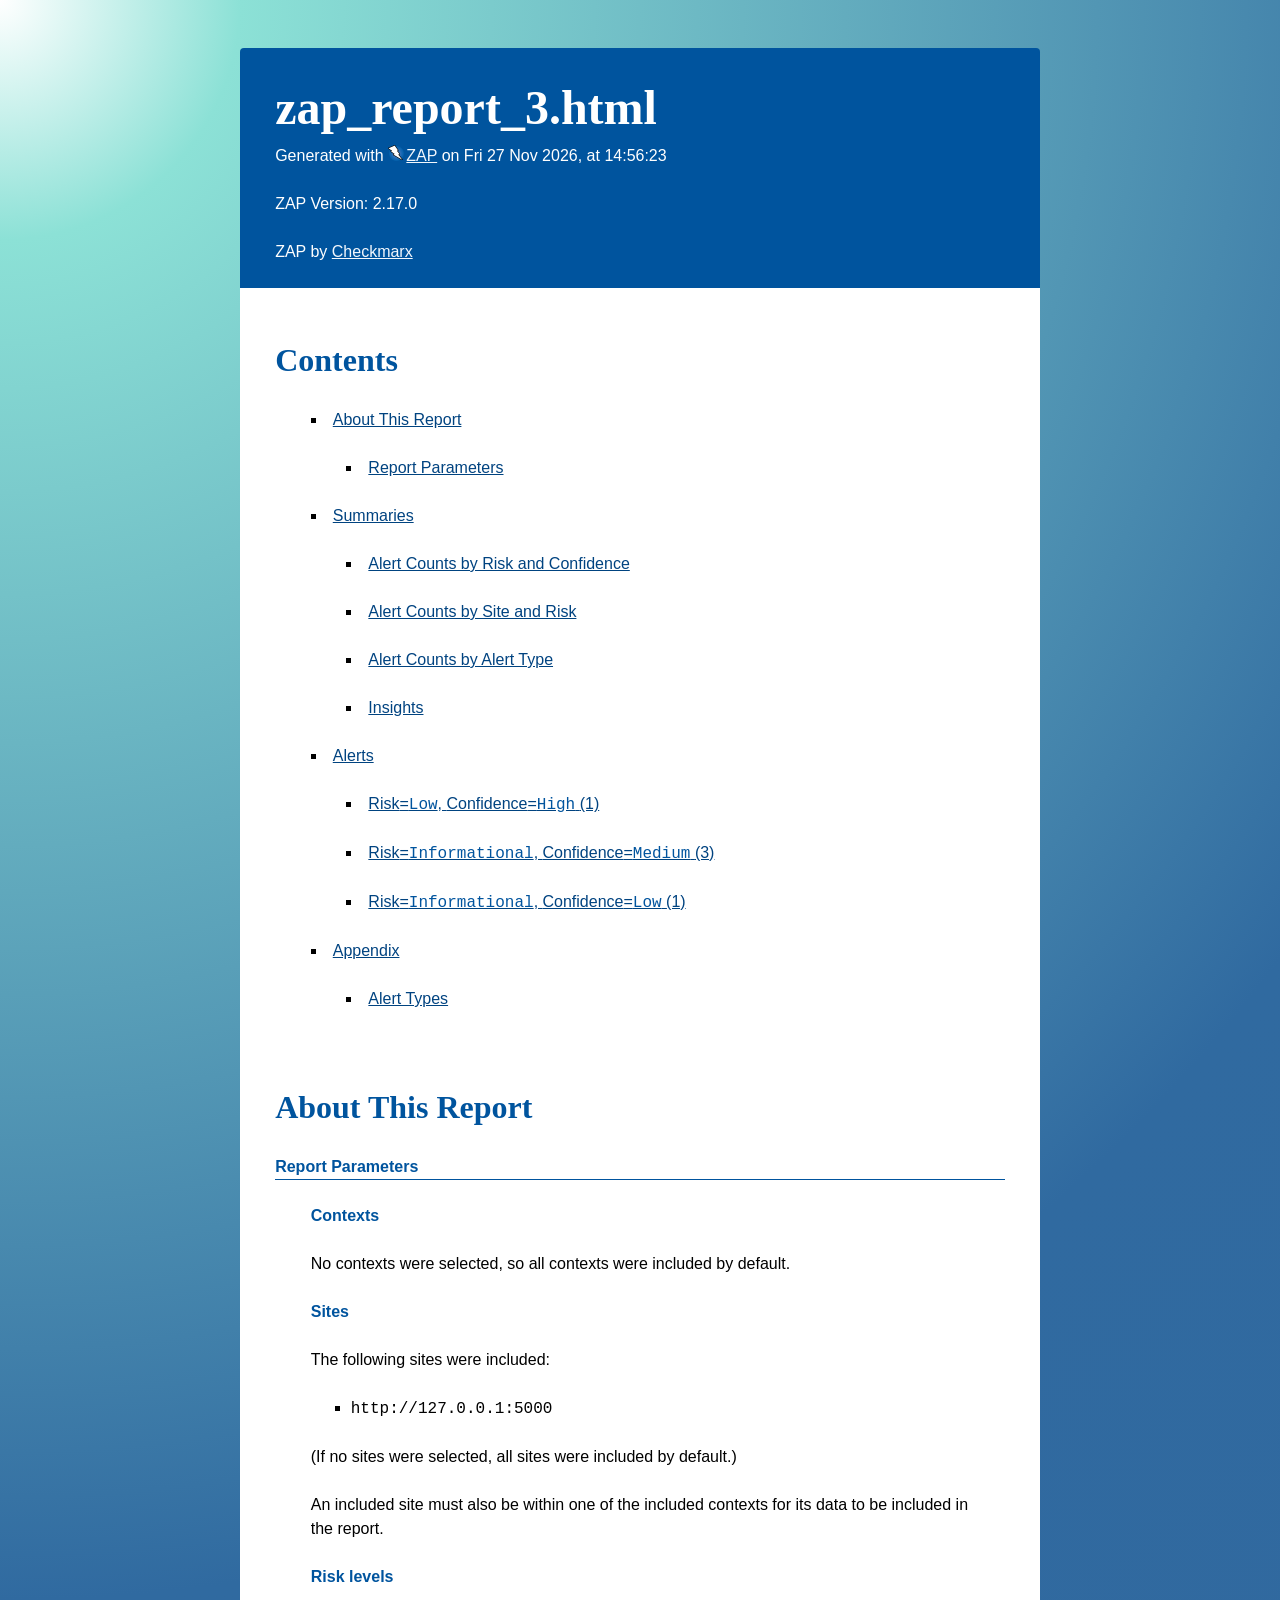
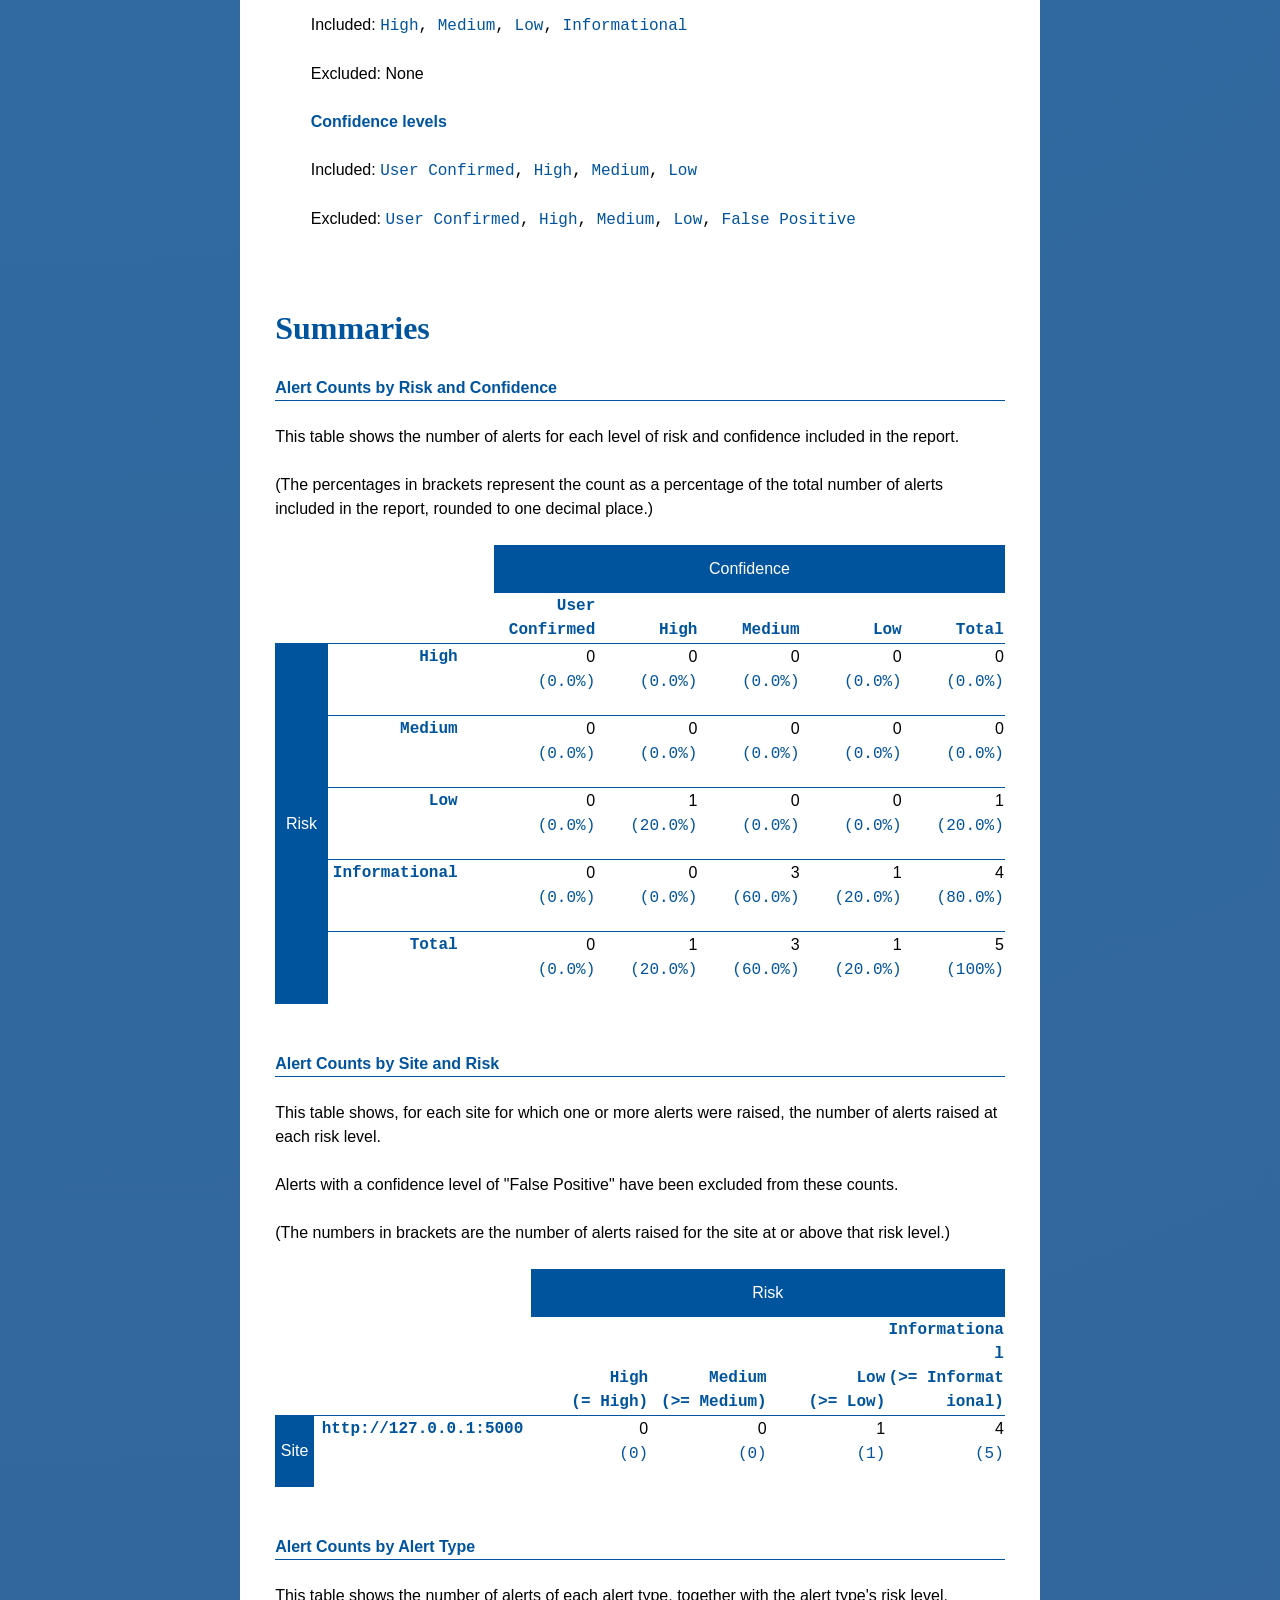
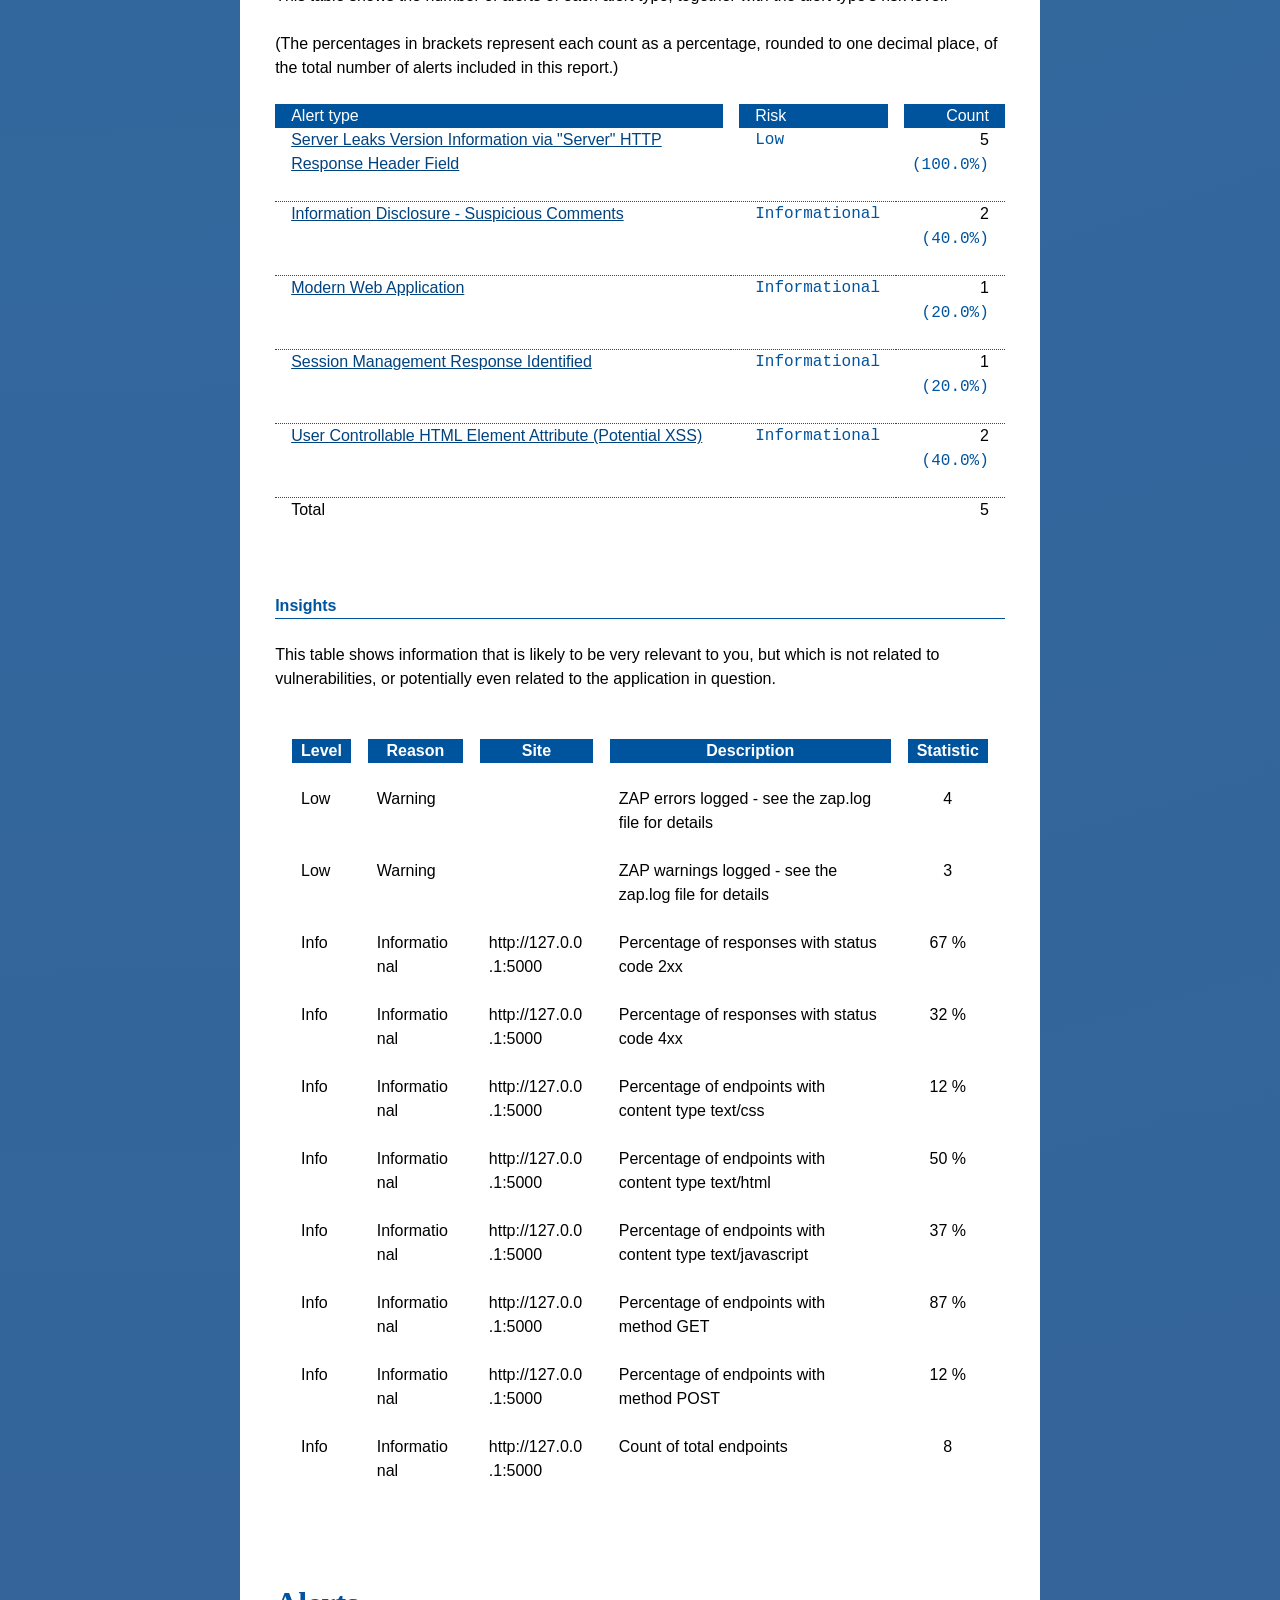
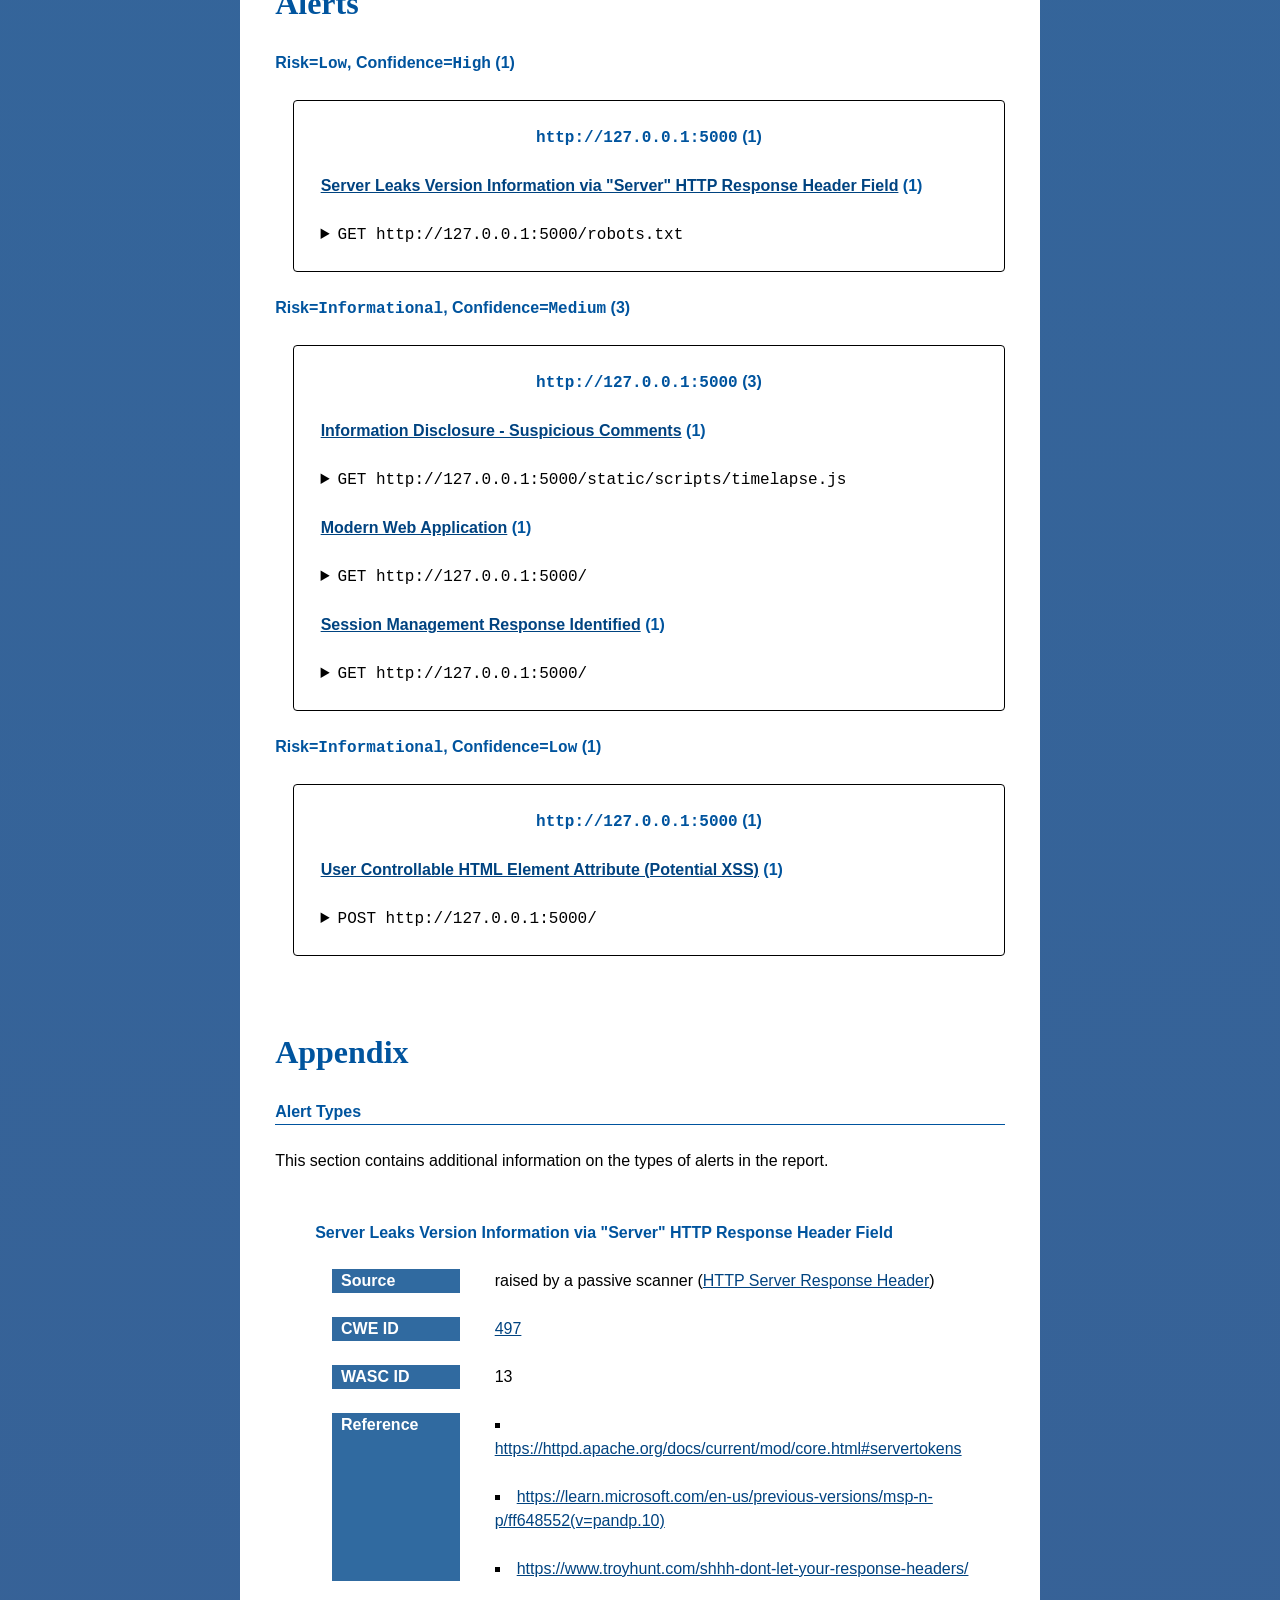
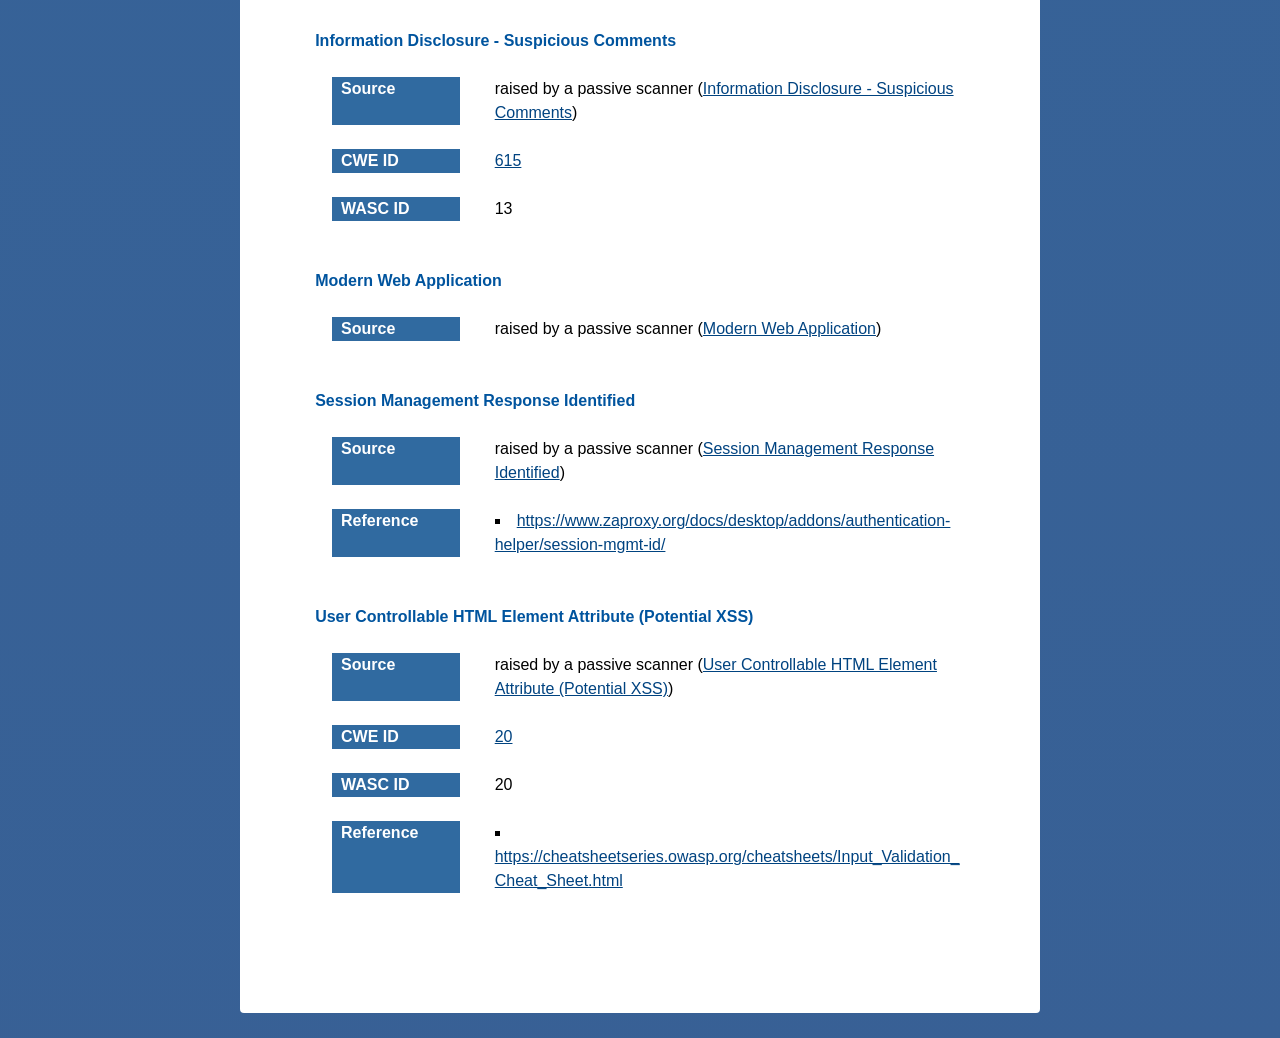
<file: 2026-11-27-ZAP-Report_3-.html>
<!DOCTYPE html>
<html lang="en">
<head>
<meta charset="utf-8">
<meta name="viewport" content="width=device-width, initial-scale=1">
<title>zap_report_3.html</title>
<link
	href="2026-11-27-ZAP-Report_3-/normalize/normalize.css" rel="stylesheet">
<link
	href="2026-11-27-ZAP-Report_3-/themes/original/main.css" rel="stylesheet">
<link
	href="2026-11-27-ZAP-Report_3-/themes/original/colors.css" rel="stylesheet">
</head>
<body>
	<header>
		<h1>zap_report_3.html</h1>
		<p>
			<span>Generated with</span> <a href="https://zaproxy.org"><img
				src="2026-11-27-ZAP-Report_3-/zap32x32.png" alt="The ZAP logo" class="zap-logo">ZAP</a>
			<span>on Fri 27 Nov 2026, at 14:56:23</span>
		</p>
		<p>ZAP Version: 2.17.0</p>
		<p>
			ZAP by <a href="https://checkmarx.com/">Checkmarx</a>
		</p>
	</header>

	<main>

		<section id="contents" class="contents">
			<h2>Contents</h2>
			<nav>
				<ol>
					<li><a
						href="#about-this-report">About This Report</a>
						<ol>
							
							<li><a
								href="#report-parameters">Report Parameters</a></li>
						</ol></li>
					<data-th-block>
					<li><a
						href="#summaries">Summaries</a>
						<ol>
							<li><a
								href="#risk-confidence-counts">Alert Counts by Risk and Confidence</a></li>
							<li><a
								href="#site-risk-counts">Alert Counts by Site and Risk</a></li>
							<li><a
								href="#alert-type-counts">Alert Counts by Alert Type</a></li>
							<li><a
								href="#insights">Insights</a></li>
						</ol></li>
					<li><a
						href="#alerts">Alerts</a>
						<ol>
							
							 
							 
							
							
							
							
							<li><a
								href="#alerts--risk-1-confidence-3"><span>Risk</span>=<span
									class="risk-level">Low</span>, <span>Confidence</span>=<span
									class="confidence-level">High</span> <span>(1)</span></a></li>
							
							
							
							
							  
							
							
							
							
							
							
							<li><a
								href="#alerts--risk-0-confidence-2"><span>Risk</span>=<span
									class="risk-level">Informational</span>, <span>Confidence</span>=<span
									class="confidence-level">Medium</span> <span>(3)</span></a></li>
							
							<li><a
								href="#alerts--risk-0-confidence-1"><span>Risk</span>=<span
									class="risk-level">Informational</span>, <span>Confidence</span>=<span
									class="confidence-level">Low</span> <span>(1)</span></a></li>
							  
						</ol></li>
					<li><a
						href="#appendix">Appendix</a>
						<ol>
							<li><a
								href="#alert-types">Alert Types</a></li>
						</ol></li>
					</data-th-block>
				</ol>
			</nav>
		</section>

		<section
			id="about-this-report" class="about-this-report">
			<h2>About This Report</h2>

			

			<section
				id="report-parameters">
				<h3>Report Parameters</h3>
				<div class="report-parameters--container">
					<h4>Contexts</h4>
					
					
					<p>No contexts were selected, so all contexts were included by default.</p>
					  

					<h4>Sites</h4>
					
					<p>The following sites were included:</p>
					<ul class="sites-list">
						<li><span class="site">http://127.0.0.1:5000</span></li>
					</ul>
					
					<p>(If no sites were selected, all sites were included by default.)</p>
					<p>An included site must also be within one of the included contexts for its data to be included in the report.</p>

					<h4>Risk levels</h4>
					<p>
						<span>Included</span>:
						 
						<span class="included-risk-codes"><span class="risk-level">High</span>, <span class="risk-level">Medium</span>, <span class="risk-level">Low</span>, <span class="risk-level">Informational</span></span>
					</p>
					<p>
						<span>Excluded</span>:
						 <span>None</span>
						
					</p>

					<h4>Confidence levels</h4>
					<p>
						<span>Included</span>:
						
						
						<span class="included-confidence-codes"><span class="confidence-level">User Confirmed</span>, <span class="confidence-level">High</span>, <span class="confidence-level">Medium</span>, <span class="confidence-level">Low</span></span>
					</p>
					<p>
						<span>Excluded</span>:
						
						
						<span class="included-confidence-codes"> <span class="confidence-level">User Confirmed</span>, <span class="confidence-level">High</span>, <span class="confidence-level">Medium</span>, <span class="confidence-level">Low</span>, <span class="confidence-level">False Positive</span></span>
					</p>
				</div>
			</section>
		</section>

		
		<section>
			
		</section>
		
		<section id="summaries" class="summaries">
			<h2>Summaries</h2>

			<section
				id="risk-confidence-counts">
				<h3>Alert Counts by Risk and Confidence</h3>
				<table class="risk-confidence-counts-table">
					<caption>
						<p>This table shows the number of alerts for each level of risk and confidence included in the report.</p>
						<p>(The percentages in brackets represent the count as a percentage of the total number of alerts included in the report, rounded to one decimal place.)</p>
					</caption>
					<colgroup>
						<col>
						<col>
					</colgroup>
					<colgroup>
						<col
							style="width: 14.0%"><col
							style="width: 14.0%"><col
							style="width: 14.0%"><col
							style="width: 14.0%">
						<col style="width: 14.0%">
					</colgroup>
					<thead>
						<tr>
							<td colspan="2" rowspan="2"></td>
							<th scope="colgroup"
								colspan="5">Confidence</th>
						</tr>
						<tr>
							<th scope="col">User Confirmed</th>
							<th scope="col">High</th>
							<th scope="col">Medium</th>
							<th scope="col">Low</th>
							<th scope="col">Total</th>
						</tr>
					</thead>
					<tbody>
						<tr>
							<th scope="rowgroup"
								rowspan="5">Risk</th>
							<th scope="row">High</th>
							<td><span>0</span><br> <span
								class="additional-info-percentages">(0.0%)</span></td>
							<td><span>0</span><br> <span
								class="additional-info-percentages">(0.0%)</span></td>
							<td><span>0</span><br> <span
								class="additional-info-percentages">(0.0%)</span></td>
							<td><span>0</span><br> <span
								class="additional-info-percentages">(0.0%)</span></td>
							<td><span>0</span><br> <span class="additional-info-percentages">(0.0%)</span></td>
						</tr>
						<tr>
							
							<th scope="row">Medium</th>
							<td><span>0</span><br> <span
								class="additional-info-percentages">(0.0%)</span></td>
							<td><span>0</span><br> <span
								class="additional-info-percentages">(0.0%)</span></td>
							<td><span>0</span><br> <span
								class="additional-info-percentages">(0.0%)</span></td>
							<td><span>0</span><br> <span
								class="additional-info-percentages">(0.0%)</span></td>
							<td><span>0</span><br> <span class="additional-info-percentages">(0.0%)</span></td>
						</tr>
						<tr>
							
							<th scope="row">Low</th>
							<td><span>0</span><br> <span
								class="additional-info-percentages">(0.0%)</span></td>
							<td><span>1</span><br> <span
								class="additional-info-percentages">(20.0%)</span></td>
							<td><span>0</span><br> <span
								class="additional-info-percentages">(0.0%)</span></td>
							<td><span>0</span><br> <span
								class="additional-info-percentages">(0.0%)</span></td>
							<td><span>1</span><br> <span class="additional-info-percentages">(20.0%)</span></td>
						</tr>
						<tr>
							
							<th scope="row">Informational</th>
							<td><span>0</span><br> <span
								class="additional-info-percentages">(0.0%)</span></td>
							<td><span>0</span><br> <span
								class="additional-info-percentages">(0.0%)</span></td>
							<td><span>3</span><br> <span
								class="additional-info-percentages">(60.0%)</span></td>
							<td><span>1</span><br> <span
								class="additional-info-percentages">(20.0%)</span></td>
							<td><span>4</span><br> <span class="additional-info-percentages">(80.0%)</span></td>
						</tr>
						<tr>
							<th scope="row">Total</th>
							<td><span>0</span><br> <span
								class="additional-info-percentages">(0.0%)</span></td>
							<td><span>1</span><br> <span
								class="additional-info-percentages">(20.0%)</span></td>
							<td><span>3</span><br> <span
								class="additional-info-percentages">(60.0%)</span></td>
							<td><span>1</span><br> <span
								class="additional-info-percentages">(20.0%)</span></td>
							<td><span>5</span><br> <span
								class="additional-info-percentages">(100%)</span></td>
						</tr>
					</tbody>
				</table>
			</section>

			<section
				id="site-risk-counts">
				<h3>Alert Counts by Site and Risk</h3>
				<table class="site-risk-counts-table">
					<caption>
						<p>This table shows, for each site for which one or more alerts were raised, the number of alerts raised at each risk level.</p>
						<p>Alerts with a confidence level of &quot;False Positive&quot; have been excluded from these counts.</p>
						<p>(The numbers in brackets are the number of alerts raised for the site at or above that risk level.)</p>
					</caption>
					<colgroup>
						<col>
						<col>
					</colgroup>
					<colgroup>
						<col
							style="width: 16.25%"><col
							style="width: 16.25%"><col
							style="width: 16.25%"><col
							style="width: 16.25%">
					</colgroup>
					<thead>
						<tr>
							<td colspan="2" rowspan="2"></td>
							<th scope="colgroup" colspan="4">Risk</th>
						</tr>
						<tr>
							<th scope="col">
								<span>High</span><br>  <span
									class="additional-info-percentages">(= High)</span>  
							</th>
							<th scope="col">
								<span>Medium</span><br>   <span
									class="additional-info-percentages">(&gt;= Medium)</span> 
							</th>
							<th scope="col">
								<span>Low</span><br>   <span
									class="additional-info-percentages">(&gt;= Low)</span> 
							</th>
							<th scope="col">
								<span>Informational</span><br>   <span
									class="additional-info-percentages">(&gt;= Informational)</span> 
							</th>
						</tr>
					</thead>
					<tbody>
						<tr>
							<th scope="rowgroup"
								rowspan="1">Site</th>
							<th scope="row">http://127.0.0.1:5000</th>
							
							<td><span>0</span><br> <span
								class="additional-info-percentages">(0)</span></td>
							<td><span>0</span><br> <span
								class="additional-info-percentages">(0)</span></td>
							<td><span>1</span><br> <span
								class="additional-info-percentages">(1)</span></td>
							<td><span>4</span><br> <span
								class="additional-info-percentages">(5)</span></td>
							
						</tr>
					</tbody>
				</table>
			</section>

			<section
				id="alert-type-counts">
				<h3>Alert Counts by Alert Type</h3>
				<table class="alert-type-counts-table">
					<caption>
						<p>This table shows the number of alerts of each alert type, together with the alert type&#39;s risk level.</p>
						<p>(The percentages in brackets represent each count as a percentage, rounded to one decimal place, of the total number of alerts included in this report.)</p>
					</caption>
					<thead>
						<tr>
							<th scope="col">Alert type</th>
							<th scope="col">Risk</th>
							<th scope="col">Count</th>
						</tr>
					</thead>
					<tbody>
						<tr>
							<th scope="row"><a
								href="#alert-type-0">Server Leaks Version Information via &quot;Server&quot; HTTP Response Header Field</a></th>
							<td class="risk-level">Low</td>
							<td><span>5</span><br> <span
								class="additional-info-percentages">(100.0%)</span></td>
						</tr>
						<tr>
							<th scope="row"><a
								href="#alert-type-1">Information Disclosure - Suspicious Comments</a></th>
							<td class="risk-level">Informational</td>
							<td><span>2</span><br> <span
								class="additional-info-percentages">(40.0%)</span></td>
						</tr>
						<tr>
							<th scope="row"><a
								href="#alert-type-2">Modern Web Application</a></th>
							<td class="risk-level">Informational</td>
							<td><span>1</span><br> <span
								class="additional-info-percentages">(20.0%)</span></td>
						</tr>
						<tr>
							<th scope="row"><a
								href="#alert-type-3">Session Management Response Identified</a></th>
							<td class="risk-level">Informational</td>
							<td><span>1</span><br> <span
								class="additional-info-percentages">(20.0%)</span></td>
						</tr>
						<tr>
							<th scope="row"><a
								href="#alert-type-4">User Controllable HTML Element Attribute (Potential XSS)</a></th>
							<td class="risk-level">Informational</td>
							<td><span>2</span><br> <span
								class="additional-info-percentages">(40.0%)</span></td>
						</tr>
					</tbody>
					<tfoot>
						<tr>
							<th scope="row">Total</th>
							<td></td>
							<td>5</td>
						</tr>
					</tfoot>
				</table>
			</section>
			
			<section
				id="insights">
				<h3 class="left-header">Insights</h3>
				
				<table class="insights-table">
						<caption>
						<p>This table shows information that is likely to be very relevant to you, but which is not related to vulnerabilities, or potentially even related to the application in question.</p>
					</caption>
					<thead>
					<tr>
						<th scope="col">Level</th>
						<th scope="col">Reason</th>
						<th scope="col">Site</th>
						<th scope="col">Description</th>
						<th scope="col">Statistic</th>
					</tr>
					</thead>
					<tbody>
					
						<tr>
						<td class="risk-1">
							<div>Low</div>
						</td>
						<td>
							<div>Warning</div>
						</td>
						<td>
							<div></div>
						</td>
						<td>
							<div>ZAP errors logged - see the zap.log file for details</div>
						</td>
						<td align="center">
							<div>4   </div>
						</td>
						</tr>
					
						<tr>
						<td class="risk-1">
							<div>Low</div>
						</td>
						<td>
							<div>Warning</div>
						</td>
						<td>
							<div></div>
						</td>
						<td>
							<div>ZAP warnings logged - see the zap.log file for details</div>
						</td>
						<td align="center">
							<div>3   </div>
						</td>
						</tr>
					
						<tr>
						<td class="risk-0">
							<div>Info</div>
						</td>
						<td>
							<div>Informational</div>
						</td>
						<td>
							<div>http://127.0.0.1:5000</div>
						</td>
						<td>
							<div>Percentage of responses with status code 2xx</div>
						</td>
						<td align="center">
							<div>67 %</div>
						</td>
						</tr>
					
						<tr>
						<td class="risk-0">
							<div>Info</div>
						</td>
						<td>
							<div>Informational</div>
						</td>
						<td>
							<div>http://127.0.0.1:5000</div>
						</td>
						<td>
							<div>Percentage of responses with status code 4xx</div>
						</td>
						<td align="center">
							<div>32 %</div>
						</td>
						</tr>
					
						<tr>
						<td class="risk-0">
							<div>Info</div>
						</td>
						<td>
							<div>Informational</div>
						</td>
						<td>
							<div>http://127.0.0.1:5000</div>
						</td>
						<td>
							<div>Percentage of endpoints with content type text/css</div>
						</td>
						<td align="center">
							<div>12 %</div>
						</td>
						</tr>
					
						<tr>
						<td class="risk-0">
							<div>Info</div>
						</td>
						<td>
							<div>Informational</div>
						</td>
						<td>
							<div>http://127.0.0.1:5000</div>
						</td>
						<td>
							<div>Percentage of endpoints with content type text/html</div>
						</td>
						<td align="center">
							<div>50 %</div>
						</td>
						</tr>
					
						<tr>
						<td class="risk-0">
							<div>Info</div>
						</td>
						<td>
							<div>Informational</div>
						</td>
						<td>
							<div>http://127.0.0.1:5000</div>
						</td>
						<td>
							<div>Percentage of endpoints with content type text/javascript</div>
						</td>
						<td align="center">
							<div>37 %</div>
						</td>
						</tr>
					
						<tr>
						<td class="risk-0">
							<div>Info</div>
						</td>
						<td>
							<div>Informational</div>
						</td>
						<td>
							<div>http://127.0.0.1:5000</div>
						</td>
						<td>
							<div>Percentage of endpoints with method GET</div>
						</td>
						<td align="center">
							<div>87 %</div>
						</td>
						</tr>
					
						<tr>
						<td class="risk-0">
							<div>Info</div>
						</td>
						<td>
							<div>Informational</div>
						</td>
						<td>
							<div>http://127.0.0.1:5000</div>
						</td>
						<td>
							<div>Percentage of endpoints with method POST</div>
						</td>
						<td align="center">
							<div>12 %</div>
						</td>
						</tr>
					
						<tr>
						<td class="risk-0">
							<div>Info</div>
						</td>
						<td>
							<div>Informational</div>
						</td>
						<td>
							<div>http://127.0.0.1:5000</div>
						</td>
						<td>
							<div>Count of total endpoints</div>
						</td>
						<td align="center">
							<div>8   </div>
						</td>
						</tr>
					
					</tbody>
				</table>
			</section>
		</section>

		<section id="alerts" class="alerts">
			<h2>Alerts</h2>
			<ol>
				
				 
				 
				 
				
				
				<li id="alerts--risk-1-confidence-3">
					<h3>
						<span>Risk</span>=<span
							class="risk-level">Low</span>, <span>Confidence</span>=<span
							class="confidence-level">High</span> <span>(1)</span>
					</h3>
					<ol>
						
						<li class="alerts--site-li">
							<h4>
								<span class="site">http://127.0.0.1:5000</span> <span>(1)</span>
							</h4>
							<ol>
								
								<li>
									<h5>
										<a
											href="#alert-type-0">Server Leaks Version Information via &quot;Server&quot; HTTP Response Header Field</a> <span>(1)</span>
									</h5>
									<ol>
										<li><details>
												<summary>
													<span class="request-method-n-url">GET http://127.0.0.1:5000/robots.txt</span>
												</summary>
												
<table class="alerts-table">
	<tr>
		<th scope="row">Alert tags</th>
		<td>
			<ul class="alert-tags-list">
				<li>
					<span><a href="https://top10.owasp.org/2021/A05_2021-Security_Misconfiguration/">OWASP_2021_A05</a></span> 
				</li>
				<li>
					 <span>POLICY_QA_STD = </span>
				</li>
				<li>
					 <span>POLICY_PENTEST = </span>
				</li>
				<li>
					<span><a href="https://www.zaproxy.org/docs/desktop/addons/common-library/alerttags/#systemic">SYSTEMIC</a></span> 
				</li>
				<li>
					<span><a href="https://owasp.github.io/www-project-top-ten/2017/A6_2017-Security_Misconfiguration.html">OWASP_2017_A06</a></span> 
				</li>
				<li>
					<span><a href="https://wstg.owasp.org/v4.2/4-Web_Application_Security_Testing/01-Information_Gathering/02-Fingerprint_Web_Server/">WSTG-v42-INFO-02</a></span> 
				</li>
				<li>
					<span><a href="https://cwe.mitre.org/data/definitions/497.html">CWE-497</a></span> 
				</li>
				<li>
					<span><a href="https://top10.owasp.org/2025/A02_2025-Security_Misconfiguration/">OWASP_2025_A02</a></span> 
				</li>
			</ul>
		</td>
	</tr>
	<tr>
		<th scope="row">Alert description</th>
		<td> 
<p>The web/application server is leaking version information via the &quot;Server&quot; HTTP response header. Access to such information may facilitate attackers identifying other vulnerabilities your web/application server is subject to.</p>
 </td>
	</tr>
	
	<tr>
		<th scope="row">Request</th>
		<td><details open="open">
				<summary>Request line and header section (239 bytes)</summary>
				
				<pre><code>GET http://127.0.0.1:5000/robots.txt HTTP/1.1
host: 127.0.0.1:5000
user-agent: Mozilla/5.0 (Windows NT 10.0; Win64; x64) AppleWebKit/537.36 (KHTML, like Gecko) Chrome/141.0.0.0 Safari/537.36
pragma: no-cache
cache-control: no-cache

</code></pre>
				
				
			</details> <details class="request-body" open="open">
				<summary>Request body (0 bytes)</summary>
				
				<pre><code></code></pre>
				
				
			</details></td>
	</tr>
	<tr>
		<th scope="row">Response</th>
		<td><details open="open">
				<summary>Status line and header section (362 bytes)</summary>
				
				<pre><code>HTTP/1.1 404 NOT FOUND
Server: Werkzeug/3.1.9 Python/3.14.5
Date: Fri, 27 Nov 2026 19:55:33 GMT
Content-Type: text/html; charset=utf-8
Content-Length: 207
Content-Security-Policy: default-src &#39;self&#39;; object-src &#39;none&#39;; base-uri &#39;self&#39;; form-action &#39;self&#39;; frame-ancestors &#39;none&#39;
X-Frame-Options: DENY
X-Content-Type-Options: nosniff
Connection: close

</code></pre>
				
				
			</details> <details class="response-body" open="open">
				<summary>Response body (207 bytes)</summary>
				
				<pre><code>&lt;!doctype html&gt;
&lt;html lang=en&gt;
&lt;title&gt;404 Not Found&lt;/title&gt;
&lt;h1&gt;Not Found&lt;/h1&gt;
&lt;p&gt;The requested URL was not found on the server. If you entered the URL manually please check your spelling and try again.&lt;/p&gt;
</code></pre>
				
				
			</details></td>
	</tr>
	
	
	<tr>
		<th scope="row">Evidence</th>
		<td><pre><code>Werkzeug/3.1.9 Python/3.14.5</code></pre></td>
	</tr>
	<tr>
		<th scope="row">Solution</th>
		<td> 
<p>Ensure that your web server, application server, load balancer, etc. is configured to suppress the &quot;Server&quot; header or provide generic details.</p>
 </td>
	</tr>
</table>

											</details></li>
									</ol>
								</li>
								
							</ol>
						</li>
						
					</ol>
				</li>
				
				
				
				
				  
				 
				
				
				
				
				<li id="alerts--risk-0-confidence-2">
					<h3>
						<span>Risk</span>=<span
							class="risk-level">Informational</span>, <span>Confidence</span>=<span
							class="confidence-level">Medium</span> <span>(3)</span>
					</h3>
					<ol>
						
						<li class="alerts--site-li">
							<h4>
								<span class="site">http://127.0.0.1:5000</span> <span>(3)</span>
							</h4>
							<ol>
								
								<li>
									<h5>
										<a
											href="#alert-type-1">Information Disclosure - Suspicious Comments</a> <span>(1)</span>
									</h5>
									<ol>
										<li><details>
												<summary>
													<span class="request-method-n-url">GET http://127.0.0.1:5000/static/scripts/timelapse.js</span>
												</summary>
												
<table class="alerts-table">
	<tr>
		<th scope="row">Alert tags</th>
		<td>
			<ul class="alert-tags-list">
				<li>
					<span><a href="https://top10.owasp.org/2021/A01_2021-Broken_Access_Control/">OWASP_2021_A01</a></span> 
				</li>
				<li>
					<span><a href="https://wstg.owasp.org/v4.2/4-Web_Application_Security_Testing/01-Information_Gathering/05-Review_Webpage_Content_for_Information_Leakage/">WSTG-v42-INFO-05</a></span> 
				</li>
				<li>
					<span><a href="https://owasp.github.io/www-project-top-ten/2017/A3_2017-Sensitive_Data_Exposure.html">OWASP_2017_A03</a></span> 
				</li>
				<li>
					<span><a href="https://top10.owasp.org/2025/A01_2025-Broken_Access_Control/">OWASP_2025_A01</a></span> 
				</li>
				<li>
					 <span>POLICY_PENTEST = </span>
				</li>
				<li>
					<span><a href="https://cwe.mitre.org/data/definitions/615.html">CWE-615</a></span> 
				</li>
			</ul>
		</td>
	</tr>
	<tr>
		<th scope="row">Alert description</th>
		<td> 
<p>The response appears to contain suspicious comments which may help an attacker.</p>
 </td>
	</tr>
	<tr>
		<th scope="row">Other info</th>
		<td> 
<p>The following pattern was used: \bFROM\b and was detected 4 times, the first in likely comment: &quot;//   model:    this project&#39;s prediction from its metabolic model (drawn dashed)&quot;, see evidence field for the suspicious comment/snippet.</p>
 </td>
	</tr>
	<tr>
		<th scope="row">Request</th>
		<td><details open="open">
				<summary>Request line and header section (418 bytes)</summary>
				
				<pre><code>GET http://127.0.0.1:5000/static/scripts/timelapse.js HTTP/1.1
host: 127.0.0.1:5000
user-agent: Mozilla/5.0 (Windows NT 10.0; Win64; x64) AppleWebKit/537.36 (KHTML, like Gecko) Chrome/141.0.0.0 Safari/537.36
pragma: no-cache
cache-control: no-cache
referer: http://127.0.0.1:5000/
Cookie: session=eyJjc3JmX3Rva2VuIjoiOGE0MWY3ZDkyOTZkNGM4NTUxNjQxMmUyMTgyYjEwYTcwYjgyMDZlMSJ9.awngNQ.3OnKDR2qrx6RYf9NjE7gGz41_Ao

</code></pre>
				
				
			</details> <details class="request-body" open="open">
				<summary>Request body (0 bytes)</summary>
				
				<pre><code></code></pre>
				
				
			</details></td>
	</tr>
	<tr>
		<th scope="row">Response</th>
		<td><details open="open">
				<summary>Status line and header section (590 bytes)</summary>
				
				<pre><code>HTTP/1.1 200 OK
Server: Werkzeug/3.1.9 Python/3.14.5
Date: Fri, 27 Nov 2026 19:55:33 GMT
Content-Disposition: inline; filename=timelapse.js
Content-Type: text/javascript; charset=utf-8
Content-Length: 16423
Last-Modified: Sat, 14 Nov 2026 01:08:59 GMT
Cache-Control: no-cache
ETag: &quot;1794618539.4009173-16423-3431151534&quot;
Date: Fri, 27 Nov 2026 19:55:33 GMT
Accept-Ranges: bytes
Content-Security-Policy: default-src &#39;self&#39;; object-src &#39;none&#39;; base-uri &#39;self&#39;; form-action &#39;self&#39;; frame-ancestors &#39;none&#39;
X-Frame-Options: DENY
X-Content-Type-Options: nosniff
Connection: close

</code></pre>
				
				
			</details> <details class="response-body">
				<summary>Response body (16423 bytes)</summary>
				
				<pre><code>// Time-lapse of the survival curves, with a worm population that shrinks to
// match the share of worms still alive at each moment.
//
// Each worm type can have two curves:
//   measured: the wild-type curve stretched by the lifespan measured in the lab
//   model:    this project&#39;s prediction from its metabolic model (drawn dashed)
//
// Data comes from /api/curves (built by app.py from core/results/*.csv and
// core/data/lifespan_reference.csv). Time is relative: 1.0 = the wild-type mean lifespan.
// Requires Chart.js (static/vendor/chart.umd.min.js), loaded before this file.

(() =&gt; {
  &quot;use strict&quot;;

  const root = document.getElementById(&quot;timelapse&quot;);
  if (!root || typeof Chart === &quot;undefined&quot;) return;

  const POPULATION = 100;      // worms per population panel
  const BASE_DURATION = 10000; // ms to play the visible time range at 1x speed
  const GONE = 0.002;          // a curve below this counts as &quot;everyone has died&quot;

  const els = {
    canvas: root.querySelector(&quot;#tl-canvas&quot;),
    caption: root.querySelector(&quot;#tl-caption&quot;),
    play: root.querySelector(&quot;#tl-play&quot;),
    scrub: root.querySelector(&quot;#tl-scrub&quot;),
    time: root.querySelector(&quot;#tl-time&quot;),
    speed: root.querySelector(&quot;#tl-speed&quot;),
    all: root.querySelector(&quot;#tl-all&quot;),
    pops: root.querySelector(&quot;#tl-pops&quot;),
    status: root.querySelector(&quot;#tl-status&quot;),
  };

  const CAPTIONS = {
    both:
      &quot;Each line is the share of worms still alive as time passes. The solid line uses the lifespan &quot; +
      &quot;measured in the lab. The dashed line is what this project&#39;s model predicts for the same worm.&quot;,
    modelOnly:
      &quot;Each line is the share of worms still alive as time passes. No lab measurement is available for &quot; +
      &quot;this worm, so only the model&#39;s prediction (dashed) is drawn.&quot;,
    reference: &quot;The line is the share of normal worms still alive as time passes.&quot;,
  };

  const state = {
    data: null,
    selected: root.dataset.genotype,
    index: 0,
    last: 0,     // last time index shown for the current selection
    playing: false,
    lastFrame: 0,
    progress: 0, // 0..1 along the visible time range
    chart: null,
    deathOrder: [],
    panels: [],
  };

  // ------------------------------------------------------------ helpers ---

  const css = (name) =&gt; getComputedStyle(document.documentElement).getPropertyValue(name).trim();

  // Each genotype&#39;s color is a CSS variable, so it follows the light/dark theme.
  const colorOf = (name) =&gt; css(state.data.genotypes[name].color_var) || css(&quot;--primary-color&quot;);

  const isReference = (name) =&gt; name === state.data.reference;
  const hasMeasured = (name) =&gt; Array.isArray(state.data.genotypes[name].measured);

  // The curve the worm panels follow: measured where it exists, otherwise the model.
  const bestCurve = (name) =&gt; (hasMeasured(name) ? state.data.genotypes[name].measured : state.data.genotypes[name].model);

  // Same pseudo-random order every time, so the same worms die first in every panel
  // and in every visit. That makes two populations easy to compare worm by worm.
  function seededOrder(n, seed = 52340) {
    const order = Array.from({ length: n }, (_, i) =&gt; i);
    let x = seed;
    for (let i = n - 1; i &gt; 0; i--) {
      x = (x * 1103515245 + 12345) % 2147483648;
      const j = x % (i + 1);
      [order[i], order[j]] = [order[j], order[i]];
    }
    const rank = new Array(n);
    order.forEach((worm, position) =&gt; (rank[worm] = position));
    return rank; // rank[w] = how many worms die before worm w
  }

  function visibleGenotypes() {
    const ref = state.data.reference;
    const names = Object.keys(state.data.genotypes);
    if (els.all.checked) return names;
    return isReference(state.selected) ? [ref] : [state.selected, ref];
  }

  // Which line a dataset draws in the current view, or null if it is hidden.
  function seriesOf(ds) {
    const g = state.data.genotypes[ds.genotype];
    if (!visibleGenotypes().includes(ds.genotype)) return null;
    if (ds.kind === &quot;measured&quot;) return g.measured;
    // The model line is drawn for the selected worm only, to keep the graph readable.
    // Wild type&#39;s model and measured curves are the same line, so it is skipped there.
    if (isReference(ds.genotype)) return null;
    if (ds.genotype !== state.selected &amp;&amp;
        !(els.all.checked &amp;&amp; ds.genotype === &quot;daf-16; daf-2 rsks-1&quot;)) return null;
    return g.model;
  }

  // Last time index worth showing: where every visible line has run out.
  function lastIndex() {
    const n = state.data.t.length;
    let last = 1;
    state.chart.data.datasets.forEach((ds) =&gt; {
      const ys = seriesOf(ds);
      if (!ys) return;
      for (let k = n - 1; k &gt; last; k--) {
        const v = ys[k];
        if (v !== null &amp;&amp; v &gt; GONE) {
          last = k;
          break;
        }
      }
    });
    return Math.min(n - 1, last + 2);
  }

  const fmtPct = (x, digits = 1) =&gt; `${(x * 100).toFixed(digits)}%`;

  // -------------------------------------------------------------- chart ---

  // Draws the 50% line, plus a vertical playhead and a dot on each visible line at the current time.
  const overlayPlugin = {
    id: &quot;timelapseOverlay&quot;,
    afterDatasetsDraw(chart) {
      const { ctx, chartArea: area, scales } = chart;
      const t = state.data.t[state.index];
      ctx.save();

      // Reference line
      const y = scales.y.getPixelForValue(0.5);
      if (y &gt;= area.top &amp;&amp; y &lt;= area.bottom) {
        ctx.strokeStyle = css(&quot;--muted-color&quot;);
        ctx.setLineDash([3, 4]);
        ctx.lineWidth = 1;
        ctx.beginPath();
        ctx.moveTo(area.left, y);
        ctx.lineTo(area.right, y);
        ctx.stroke();
        ctx.setLineDash([]);
        ctx.fillStyle = css(&quot;--muted-color&quot;);
        ctx.font = &quot;11px system-ui, sans-serif&quot;;
        ctx.textAlign = &quot;right&quot;;
        ctx.fillText(&quot;half alive&quot;, area.right - 4, y - 5);
      }

      // Playhead
      const x = scales.x.getPixelForValue(t);
      ctx.strokeStyle = css(&quot;--text-color&quot;);
      ctx.globalAlpha = 0.35;
      ctx.lineWidth = 1;
      ctx.beginPath();
      ctx.moveTo(x, area.top);
      ctx.lineTo(x, area.bottom);
      ctx.stroke();
      ctx.globalAlpha = 1;

      // Dot at the leading edge of each visible line
      chart.data.datasets.forEach((ds) =&gt; {
        if (ds.hidden || !ds.data.length) return;
        const last = ds.data[ds.data.length - 1];
        if (last.y === null) return;
        ctx.fillStyle = ds.borderColor;
        ctx.beginPath();
        ctx.arc(scales.x.getPixelForValue(last.x), scales.y.getPixelForValue(last.y), 4, 0, Math.PI * 2);
        ctx.fill();
      });
      ctx.restore();
    },
  };

  function labelOf(name, kind) {
    const display = state.data.genotypes[name].name;
    if (kind === &quot;model&quot;) return `${display}: model prediction`;
    return isReference(name) ? display : `${display}: measured`;
  }

  function buildChart() {
    const names = Object.keys(state.data.genotypes);
    const datasets = [];
    names.forEach((name) =&gt; {
      [&quot;measured&quot;, &quot;model&quot;].forEach((kind) =&gt; {
        datasets.push({
          label: labelOf(name, kind),
          genotype: name,
          kind,
          data: [],
          borderColor: colorOf(name),
          backgroundColor: colorOf(name),
          borderWidth: name === state.selected ? 3 : 2,
          borderDash: kind === &quot;model&quot; ? [7, 6] : [],
          // Lower order is drawn on top: the dashed model line sits above the solid lines it overlaps
          order: kind === &quot;model&quot; ? 0 : isReference(name) ? 2 : 1,
          pointRadius: 0,
          spanGaps: false,
          tension: 0,
        });
      });
    });

    state.chart = new Chart(els.canvas, {
      type: &quot;line&quot;,
      data: { datasets },
      options: {
        animation: false,
        parsing: false,
        normalized: true,
        maintainAspectRatio: false,
        interaction: { mode: &quot;nearest&quot;, axis: &quot;x&quot;, intersect: false },
        scales: {
          x: { type: &quot;linear&quot;, min: 0, title: { display: true, text: &quot;Time (1.0 = average lifespan of a normal worm)&quot; } },
          y: { min: 0, max: 1, title: { display: true, text: &quot;Worms still alive&quot; }, ticks: { callback: (v) =&gt; `${Math.round(v * 100)}%` } },
        },
        plugins: {
          // boxHeight 0 draws each legend key as a line, so dashed lines look dashed in the legend too
          legend: { labels: { boxWidth: 30, boxHeight: 0, filter: (item, d) =&gt; !d.datasets[item.datasetIndex].hidden } },
          tooltip: {
            callbacks: {
              title: (items) =&gt; `Time ${items[0].parsed.x.toFixed(2)}`,
              label: (item) =&gt; `${item.dataset.label}: ${fmtPct(item.parsed.y)} alive`,
            },
          },
        },
      },
      plugins: [overlayPlugin],
    });
    applyTheme();
    applyView();
  }

  function applyTheme() {
    const c = state.chart;
    if (!c) return;
    const text = css(&quot;--muted-color&quot;);
    const grid = css(&quot;--chart-grid&quot;);
    [&quot;x&quot;, &quot;y&quot;].forEach((axis) =&gt; {
      c.options.scales[axis].ticks = { ...(c.options.scales[axis].ticks || {}), color: text };
      c.options.scales[axis].grid = { color: grid };
      c.options.scales[axis].title.color = text;
    });
    c.options.plugins.legend.labels.color = css(&quot;--text-color&quot;);
    c.data.datasets.forEach((ds) =&gt; {
      ds.borderColor = colorOf(ds.genotype);
      ds.backgroundColor = ds.borderColor;
    });
    c.update(&quot;none&quot;);
  }

  function applyView() {
    const c = state.chart;
    c.data.datasets.forEach((ds) =&gt; (ds.hidden = seriesOf(ds) === null));
    els.caption.textContent = isReference(state.selected)
      ? CAPTIONS.reference
      : hasMeasured(state.selected) ? CAPTIONS.both : CAPTIONS.modelOnly;

    // The time range follows what is on screen, so a short-lived worm isn&#39;t squeezed into a corner.
    state.last = lastIndex();
    const end = state.data.t[state.last];
    const step = end &gt; 4 ? 0.5 : 0.1;
    c.options.scales.x.max = Math.ceil(end / step - 1e-9) * step; // round up so the last tick is a tidy number
    els.scrub.max = String(state.last);
    setIndex(Math.min(state.index, state.last));
  }

  // --------------------------------------------------------- population ---

  const WORM_PATH = &quot;M3 12 C 7 4, 11 4, 14 10 S 21 16, 25 8&quot;;
  const SVG_NS = &quot;http://www.w3.org/2000/svg&quot;;

  function buildPanels() {
    const ref = state.data.reference;
    const names = isReference(state.selected) ? [ref] : [state.selected, ref];
    els.pops.replaceChildren();
    state.panels = names.map((name) =&gt; {
      const g = state.data.genotypes[name];

      // Built with createElement and textContent, so a name can never be read as HTML.
      const panel = document.createElement(&quot;div&quot;);
      panel.className = &quot;tl-pop&quot;;

      const heading = document.createElement(&quot;h4&quot;);
      const swatch = document.createElement(&quot;span&quot;);
      swatch.className = &quot;tl-swatch&quot;;
      swatch.style.background = `var(${g.color_var})`;
      heading.append(swatch, document.createTextNode(g.name));

      const grid = document.createElement(&quot;div&quot;);
      grid.className = &quot;tl-grid&quot;;
      grid.setAttribute(&quot;role&quot;, &quot;img&quot;);
      grid.setAttribute(&quot;aria-label&quot;, `${POPULATION} worms of type ${g.name}`);

      const count = document.createElement(&quot;p&quot;);
      count.className = &quot;tl-count&quot;;

      const worms = [];
      for (let i = 0; i &lt; POPULATION; i++) {
        const svg = document.createElementNS(SVG_NS, &quot;svg&quot;);
        svg.setAttribute(&quot;viewBox&quot;, &quot;0 0 28 18&quot;);
        svg.setAttribute(&quot;class&quot;, &quot;tl-worm&quot;);
        svg.style.color = `var(${g.color_var})`;
        const path = document.createElementNS(SVG_NS, &quot;path&quot;);
        path.setAttribute(&quot;d&quot;, WORM_PATH);
        svg.appendChild(path);
        grid.appendChild(svg);
        worms.push(svg);
      }

      panel.append(heading, grid, count);
      els.pops.appendChild(panel);
      return { name, worms, count };
    });
  }

  function updatePanels() {
    const i = state.index;
    const refAlive = bestCurve(state.data.reference)[i];
    state.panels.forEach((p) =&gt; {
      const alive = bestCurve(p.name)[i];
      const n = Math.round(alive * POPULATION);
      p.worms.forEach((w, k) =&gt; w.classList.toggle(&quot;dead&quot;, state.deathOrder[k] &lt; POPULATION - n));
      let text = `${fmtPct(alive)} alive`;
      if (!isReference(p.name)) {
        const gap = (alive - refAlive) * 100; // percentage points
        text += Math.abs(gap) &lt; 0.05
          ? &quot; · same as normal worm&quot;
          : ` · ${gap &gt; 0 ? &quot;+&quot; : &quot;&quot;}${gap.toFixed(1)} points vs normal worm`;
        text += hasMeasured(p.name) ? &quot; (measured)&quot; : &quot; (model estimate, no lab number)&quot;;
      }
      p.count.textContent = text;
    });
  }

  // ---------------------------------------------------------- animation ---

  function drawFrame() {
    const i = state.index;
    const t = state.data.t;
    state.chart.data.datasets.forEach((ds) =&gt; {
      const ys = seriesOf(ds);
      ds.data = [];
      if (!ys) return;
      for (let k = 0; k &lt;= i; k++) ds.data.push({ x: t[k], y: ys[k] });
    });
    state.chart.update(&quot;none&quot;);
    updatePanels();
    els.scrub.value = String(i);
    els.time.textContent = `Time ${t[i].toFixed(2)}`;
  }

  function setIndex(i) {
    state.index = Math.max(0, Math.min(state.last, i));
    state.progress = state.last ? state.index / state.last : 1;
    drawFrame();
  }

  function tick(now) {
    if (!state.playing) return;
    const speed = parseFloat(els.speed.value) || 1;
    const dt = Math.max(0, now - state.lastFrame); // the first frame&#39;s timestamp can precede play()
    state.lastFrame = now;
    state.progress = Math.min(1, state.progress + (dt * speed) / BASE_DURATION);
    const next = Math.max(0, Math.min(state.last, Math.round(state.progress * state.last)));
    if (next !== state.index) {
      state.index = next;
      drawFrame();
    }
    if (state.progress &gt;= 1) return pause(true);
    requestAnimationFrame(tick);
  }

  function play() {
    if (state.progress &gt;= 1) setIndex(0); // replay from the start
    state.playing = true;
    state.lastFrame = performance.now();
    els.play.textContent = &quot;Pause&quot;;
    els.play.setAttribute(&quot;aria-label&quot;, &quot;Pause time-lapse&quot;);
    requestAnimationFrame(tick);
  }

  function pause(finished = false) {
    state.playing = false;
    els.play.textContent = finished ? &quot;Replay&quot; : &quot;Play&quot;;
    els.play.setAttribute(&quot;aria-label&quot;, finished ? &quot;Replay time-lapse&quot; : &quot;Play time-lapse&quot;);
  }

  // -------------------------------------------------------------- start ---

  function wireControls() {
    els.play.addEventListener(&quot;click&quot;, () =&gt; (state.playing ? pause() : play()));
    els.scrub.addEventListener(&quot;input&quot;, () =&gt; {
      pause(Number(els.scrub.value) &gt;= state.last);
      setIndex(Number(els.scrub.value));
    });
    els.all.addEventListener(&quot;change&quot;, applyView);

    // Follow light/dark changes from the system or a data-theme toggle
    window.matchMedia(&quot;(prefers-color-scheme: dark)&quot;).addEventListener(&quot;change&quot;, applyTheme);
    new MutationObserver(applyTheme).observe(document.documentElement, { attributes: true, attributeFilter: [&quot;data-theme&quot;] });
  }

  async function start() {
    try {
      const res = await fetch(root.dataset.curvesUrl);
      if (!res.ok) throw new Error(`server returned ${res.status}`);
      state.data = await res.json();
    } catch (err) {
      els.status.textContent = `The graph couldn&#39;t be loaded (${err.message}). Try reloading the page.`;
      els.status.hidden = false;
      return;
    }
    if (!state.data.genotypes[state.selected]) state.selected = state.data.reference;

    state.deathOrder = seededOrder(POPULATION);
    buildPanels();
    buildChart();
    wireControls();

    // People who turn off animations see the finished graph and can scrub through it.
    if (window.matchMedia(&quot;(prefers-reduced-motion: reduce)&quot;).matches) {
      setIndex(state.last);
      pause(true);
    } else {
      setIndex(0);
      play();
    }
  }

  start();
})();
</code></pre>
				
				
			</details></td>
	</tr>
	
	
	<tr>
		<th scope="row">Evidence</th>
		<td><pre><code>roject&#39;s prediction from its metabolic model</code></pre></td>
	</tr>
	<tr>
		<th scope="row">Solution</th>
		<td> 
<p>Remove all comments that return information that may help an attacker and fix any underlying problems they refer to.</p>
 </td>
	</tr>
</table>

											</details></li>
									</ol>
								</li>
								
								<li>
									<h5>
										<a
											href="#alert-type-2">Modern Web Application</a> <span>(1)</span>
									</h5>
									<ol>
										<li><details>
												<summary>
													<span class="request-method-n-url">GET http://127.0.0.1:5000/</span>
												</summary>
												
<table class="alerts-table">
	<tr>
		<th scope="row">Alert tags</th>
		<td>
			<ul class="alert-tags-list">
				<li>
					 <span>POLICY_QA_STD = </span>
				</li>
				<li>
					 <span>POLICY_PENTEST = </span>
				</li>
				<li>
					<span><a href="https://www.zaproxy.org/docs/desktop/addons/common-library/alerttags/#systemic">SYSTEMIC</a></span> 
				</li>
				<li>
					 <span>POLICY_DEV_STD = </span>
				</li>
			</ul>
		</td>
	</tr>
	<tr>
		<th scope="row">Alert description</th>
		<td> 
<p>The application appears to be a modern web application. If you need to explore it automatically then the Client Spider may well be more effective than the standard one.</p>
 </td>
	</tr>
	<tr>
		<th scope="row">Other info</th>
		<td> 
<p>No links have been found while there are scripts, which is an indication that this is a modern web application.</p>
 </td>
	</tr>
	<tr>
		<th scope="row">Request</th>
		<td><details open="open">
				<summary>Request line and header section (229 bytes)</summary>
				
				<pre><code>GET http://127.0.0.1:5000/ HTTP/1.1
host: 127.0.0.1:5000
user-agent: Mozilla/5.0 (Windows NT 10.0; Win64; x64) AppleWebKit/537.36 (KHTML, like Gecko) Chrome/141.0.0.0 Safari/537.36
pragma: no-cache
cache-control: no-cache

</code></pre>
				
				
			</details> <details class="request-body" open="open">
				<summary>Request body (0 bytes)</summary>
				
				<pre><code></code></pre>
				
				
			</details></td>
	</tr>
	<tr>
		<th scope="row">Response</th>
		<td><details open="open">
				<summary>Status line and header section (535 bytes)</summary>
				
				<pre><code>HTTP/1.1 200 OK
Server: Werkzeug/3.1.9 Python/3.14.5
Date: Fri, 27 Nov 2026 19:55:33 GMT
Content-Type: text/html; charset=utf-8
Content-Length: 5549
Content-Security-Policy: default-src &#39;self&#39;; object-src &#39;none&#39;; base-uri &#39;self&#39;; form-action &#39;self&#39;; frame-ancestors &#39;none&#39;
X-Frame-Options: DENY
X-Content-Type-Options: nosniff
Vary: Cookie
Set-Cookie: session=eyJjc3JmX3Rva2VuIjoiYjFkODY5NTQwYTJkZWU1Yjg0ZTNjMDMwYTIxMWQ5ODM2NDg0NmJhNCJ9.awngNQ.1PRRU6ftiPSgS7qyCr424BvAmBk; HttpOnly; Path=/; SameSite=Lax
Connection: close

</code></pre>
				
				
			</details> <details class="response-body">
				<summary>Response body (5549 bytes)</summary>
				
				<pre><code>&lt;!doctype html&gt;
&lt;html lang=&quot;en&quot;&gt;
&lt;head&gt;
  &lt;meta charset=&quot;UTF-8&quot;&gt;
  &lt;meta name=&quot;viewport&quot; content=&quot;width=device-width, initial-scale=1.0&quot;&gt;
  &lt;title&gt;Worm Lifespan&lt;/title&gt;

  &lt;link rel=&quot;stylesheet&quot; href=&quot;/static/css/main.css&quot;&gt;
  &lt;script src=&quot;/static/scripts/main.js&quot; defer&gt;&lt;/script&gt;
  
&lt;/head&gt;
&lt;body class=&quot;dashboard-page&quot;&gt;
  &lt;header class=&quot;dash-header&quot;&gt;
    &lt;h1&gt;C. elegans lifespan predictor&lt;/h1&gt;
    &lt;p class=&quot;intro&quot;&gt;
      This site estimates how long a small roundworm, &lt;em&gt;C. elegans&lt;/em&gt;, lives when some of its
      genes are changed. Pick a worm on the left and press Predict.
    &lt;/p&gt;
  &lt;/header&gt;

  &lt;div class=&quot;dashboard&quot;&gt;
    &lt;!-- Left: controls and explanations --&gt;
    &lt;aside class=&quot;dash-sidebar&quot;&gt;
      &lt;section class=&quot;card panel&quot;&gt;
        &lt;form method=&quot;post&quot;&gt;
          &lt;input type=&quot;hidden&quot; name=&quot;csrf_token&quot; value=&quot;ImIxZDg2OTU0MGEyZGVlNWI4NGUzYzAzMGEyMTFkOTgzNjQ4NDZiYTQi.awngNQ.ncQwmuzjxUM4zLxC0UHCxHbKvRI&quot;&gt;
          &lt;fieldset&gt;
            &lt;legend&gt;Choose a worm&lt;/legend&gt;

            
              
              &lt;label class=&quot;option&quot;&gt;
                &lt;input type=&quot;checkbox&quot; name=&quot;genes&quot; value=&quot;wild type&quot;
                       
                       data-wild-type&gt;
                &lt;span&gt;
                  &lt;strong&gt;Wild type&lt;/strong&gt;
                  &lt;span class=&quot;hint&quot;&gt;A normal worm with no changed genes. Every other worm is compared with this one.&lt;/span&gt;
                &lt;/span&gt;
              &lt;/label&gt;
            
              &lt;p class=&quot;divider&quot;&gt;or change one or more genes:&lt;/p&gt;
              &lt;label class=&quot;option&quot;&gt;
                &lt;input type=&quot;checkbox&quot; name=&quot;genes&quot; value=&quot;daf-2&quot;
                       
                       &gt;
                &lt;span&gt;
                  &lt;strong&gt;daf-2&lt;/strong&gt;
                  &lt;span class=&quot;hint&quot;&gt;Senses insulin-like signals. Worms with a weakened daf-2 are known to live longer.&lt;/span&gt;
                &lt;/span&gt;
              &lt;/label&gt;
            
              
              &lt;label class=&quot;option&quot;&gt;
                &lt;input type=&quot;checkbox&quot; name=&quot;genes&quot; value=&quot;rsks-1&quot;
                       
                       &gt;
                &lt;span&gt;
                  &lt;strong&gt;rsks-1&lt;/strong&gt;
                  &lt;span class=&quot;hint&quot;&gt;Helps set how fast the worm grows based on food. Changing it slows growth.&lt;/span&gt;
                &lt;/span&gt;
              &lt;/label&gt;
            
              
              &lt;label class=&quot;option&quot;&gt;
                &lt;input type=&quot;checkbox&quot; name=&quot;genes&quot; value=&quot;daf-16&quot;
                       
                       &gt;
                &lt;span&gt;
                  &lt;strong&gt;daf-16&lt;/strong&gt;
                  &lt;span class=&quot;hint&quot;&gt;Turns on the worm&amp;#39;s protective genes. Worms need it for daf-2&amp;#39;s life-extending effect.&lt;/span&gt;
                &lt;/span&gt;
              &lt;/label&gt;
            
          &lt;/fieldset&gt;

          &lt;button class=&quot;btn-block&quot;&gt;Predict&lt;/button&gt;
        &lt;/form&gt;

        
      &lt;/section&gt;

      &lt;section class=&quot;card panel panel-quiet&quot;&gt;
        &lt;details class=&quot;explainer&quot;&gt;
          &lt;summary&gt;How does this work?&lt;/summary&gt;
          &lt;ol&gt;
            &lt;li&gt;Researchers measured how active each gene was in five kinds of worms: normal worms and four
                strains with changed genes.&lt;/li&gt;
            &lt;li&gt;Those measurements go into a computer model of the worm&#39;s metabolism (the chemical reactions
                that keep it alive), which works out how fast the worm can grow.&lt;/li&gt;
            &lt;li&gt;The slower the model says a worm can grow, the longer it is predicted to live. This is the
                &quot;model estimate&quot;.&lt;/li&gt;
            &lt;li&gt;The same researchers also measured how long each kind of worm lived. Those measured
                lifespans set the main survival curve.&lt;/li&gt;
          &lt;/ol&gt;
        &lt;/details&gt;

        &lt;details class=&quot;explainer&quot;&gt;
          &lt;summary&gt;What do the results mean?&lt;/summary&gt;
          &lt;ul&gt;
            &lt;li&gt;&lt;strong&gt;Measured lifespan&lt;/strong&gt; is how long this worm lived in the lab, compared with a
                normal worm. 2.00&amp;times; means twice as long.&lt;/li&gt;
            &lt;li&gt;&lt;strong&gt;Model estimate&lt;/strong&gt; is what this project&#39;s metabolic model predicts for the same
                worm. It is a simple model and can be far off.&lt;/li&gt;
            &lt;li&gt;&lt;strong&gt;Measured vs model&lt;/strong&gt; shows how far the model is from the lab result.&lt;/li&gt;
            &lt;li&gt;&lt;strong&gt;Growth compared with a normal worm&lt;/strong&gt; comes from the model: 1.0000 means the
                same as a normal worm, and lower means slower.&lt;/li&gt;
          &lt;/ul&gt;
        &lt;/details&gt;

        &lt;p class=&quot;muted footnote&quot;&gt;
          Measured numbers come from a published lab study. Model numbers come from a simple research
          model, shown with its error. Only the five worm types in the dataset are covered so far.
        &lt;/p&gt;
        &lt;p class=&quot;muted footnote&quot;&gt;
          To disable graph animations to instantly see completed graphs, disable animations in your system settings.
        &lt;/p&gt;
      &lt;/section&gt;
    &lt;/aside&gt;

    &lt;!-- Right: results and the time-lapse graph --&gt;
    &lt;main class=&quot;dash-main&quot;&gt;
      
        &lt;section class=&quot;card dash-empty&quot;&gt;
          &lt;svg class=&quot;dash-empty-worm&quot; viewBox=&quot;0 0 28 18&quot; aria-hidden=&quot;true&quot;&gt;&lt;path d=&quot;M3 12 C 7 4, 11 4, 14 10 S 21 16, 25 8&quot;/&gt;&lt;/svg&gt;
          &lt;h2&gt;Your results will appear here&lt;/h2&gt;
          &lt;p class=&quot;muted&quot;&gt;
            Choose a worm on the left and press Predict. You&#39;ll get its measured lifespan, the model&#39;s estimate, and a
            time-lapse of a population of 100 worms aging next to normal worms.
          &lt;/p&gt;
        &lt;/section&gt;
      
    &lt;/main&gt;
  &lt;/div&gt;
&lt;/body&gt;
&lt;/html&gt;</code></pre>
				
				
			</details></td>
	</tr>
	
	
	<tr>
		<th scope="row">Evidence</th>
		<td><pre><code>&lt;script src=&quot;/static/scripts/main.js&quot; defer&gt;&lt;/script&gt;</code></pre></td>
	</tr>
	<tr>
		<th scope="row">Solution</th>
		<td> 
<p>This is an informational alert and so no changes are required.</p>
 </td>
	</tr>
</table>

											</details></li>
									</ol>
								</li>
								
								<li>
									<h5>
										<a
											href="#alert-type-3">Session Management Response Identified</a> <span>(1)</span>
									</h5>
									<ol>
										<li><details>
												<summary>
													<span class="request-method-n-url">GET http://127.0.0.1:5000/</span>
												</summary>
												
<table class="alerts-table">
	<tr>
		<th scope="row">Alert tags</th>
		<td>
			<ul class="alert-tags-list">
				
			</ul>
		</td>
	</tr>
	<tr>
		<th scope="row">Alert description</th>
		<td> 
<p>The given response has been identified as containing a session management token. The &#39;Other Info&#39; field contains a set of header tokens that can be used in the Header Based Session Management Method. If the request is in a context which has a Session Management Method set to &quot;Auto-Detect&quot; then this rule will change the session management to use the tokens identified.</p>
 </td>
	</tr>
	<tr>
		<th scope="row">Other info</th>
		<td> 
<p>cookie:session</p>
 </td>
	</tr>
	<tr>
		<th scope="row">Request</th>
		<td><details open="open">
				<summary>Request line and header section (229 bytes)</summary>
				
				<pre><code>GET http://127.0.0.1:5000/ HTTP/1.1
host: 127.0.0.1:5000
user-agent: Mozilla/5.0 (Windows NT 10.0; Win64; x64) AppleWebKit/537.36 (KHTML, like Gecko) Chrome/141.0.0.0 Safari/537.36
pragma: no-cache
cache-control: no-cache

</code></pre>
				
				
			</details> <details class="request-body" open="open">
				<summary>Request body (0 bytes)</summary>
				
				<pre><code></code></pre>
				
				
			</details></td>
	</tr>
	<tr>
		<th scope="row">Response</th>
		<td><details open="open">
				<summary>Status line and header section (535 bytes)</summary>
				
				<pre><code>HTTP/1.1 200 OK
Server: Werkzeug/3.1.9 Python/3.14.5
Date: Fri, 27 Nov 2026 19:55:33 GMT
Content-Type: text/html; charset=utf-8
Content-Length: 5549
Content-Security-Policy: default-src &#39;self&#39;; object-src &#39;none&#39;; base-uri &#39;self&#39;; form-action &#39;self&#39;; frame-ancestors &#39;none&#39;
X-Frame-Options: DENY
X-Content-Type-Options: nosniff
Vary: Cookie
Set-Cookie: session=eyJjc3JmX3Rva2VuIjoiOGE0MWY3ZDkyOTZkNGM4NTUxNjQxMmUyMTgyYjEwYTcwYjgyMDZlMSJ9.awngNQ.3OnKDR2qrx6RYf9NjE7gGz41_Ao; HttpOnly; Path=/; SameSite=Lax
Connection: close

</code></pre>
				
				
			</details> <details class="response-body">
				<summary>Response body (5549 bytes)</summary>
				
				<pre><code>&lt;!doctype html&gt;
&lt;html lang=&quot;en&quot;&gt;
&lt;head&gt;
  &lt;meta charset=&quot;UTF-8&quot;&gt;
  &lt;meta name=&quot;viewport&quot; content=&quot;width=device-width, initial-scale=1.0&quot;&gt;
  &lt;title&gt;Worm Lifespan&lt;/title&gt;

  &lt;link rel=&quot;stylesheet&quot; href=&quot;/static/css/main.css&quot;&gt;
  &lt;script src=&quot;/static/scripts/main.js&quot; defer&gt;&lt;/script&gt;
  
&lt;/head&gt;
&lt;body class=&quot;dashboard-page&quot;&gt;
  &lt;header class=&quot;dash-header&quot;&gt;
    &lt;h1&gt;C. elegans lifespan predictor&lt;/h1&gt;
    &lt;p class=&quot;intro&quot;&gt;
      This site estimates how long a small roundworm, &lt;em&gt;C. elegans&lt;/em&gt;, lives when some of its
      genes are changed. Pick a worm on the left and press Predict.
    &lt;/p&gt;
  &lt;/header&gt;

  &lt;div class=&quot;dashboard&quot;&gt;
    &lt;!-- Left: controls and explanations --&gt;
    &lt;aside class=&quot;dash-sidebar&quot;&gt;
      &lt;section class=&quot;card panel&quot;&gt;
        &lt;form method=&quot;post&quot;&gt;
          &lt;input type=&quot;hidden&quot; name=&quot;csrf_token&quot; value=&quot;IjhhNDFmN2Q5Mjk2ZDRjODU1MTY0MTJlMjE4MmIxMGE3MGI4MjA2ZTEi.awngNQ.Hk16RLRAOVgYyoeN-k0WZq0u8dI&quot;&gt;
          &lt;fieldset&gt;
            &lt;legend&gt;Choose a worm&lt;/legend&gt;

            
              
              &lt;label class=&quot;option&quot;&gt;
                &lt;input type=&quot;checkbox&quot; name=&quot;genes&quot; value=&quot;wild type&quot;
                       
                       data-wild-type&gt;
                &lt;span&gt;
                  &lt;strong&gt;Wild type&lt;/strong&gt;
                  &lt;span class=&quot;hint&quot;&gt;A normal worm with no changed genes. Every other worm is compared with this one.&lt;/span&gt;
                &lt;/span&gt;
              &lt;/label&gt;
            
              &lt;p class=&quot;divider&quot;&gt;or change one or more genes:&lt;/p&gt;
              &lt;label class=&quot;option&quot;&gt;
                &lt;input type=&quot;checkbox&quot; name=&quot;genes&quot; value=&quot;daf-2&quot;
                       
                       &gt;
                &lt;span&gt;
                  &lt;strong&gt;daf-2&lt;/strong&gt;
                  &lt;span class=&quot;hint&quot;&gt;Senses insulin-like signals. Worms with a weakened daf-2 are known to live longer.&lt;/span&gt;
                &lt;/span&gt;
              &lt;/label&gt;
            
              
              &lt;label class=&quot;option&quot;&gt;
                &lt;input type=&quot;checkbox&quot; name=&quot;genes&quot; value=&quot;rsks-1&quot;
                       
                       &gt;
                &lt;span&gt;
                  &lt;strong&gt;rsks-1&lt;/strong&gt;
                  &lt;span class=&quot;hint&quot;&gt;Helps set how fast the worm grows based on food. Changing it slows growth.&lt;/span&gt;
                &lt;/span&gt;
              &lt;/label&gt;
            
              
              &lt;label class=&quot;option&quot;&gt;
                &lt;input type=&quot;checkbox&quot; name=&quot;genes&quot; value=&quot;daf-16&quot;
                       
                       &gt;
                &lt;span&gt;
                  &lt;strong&gt;daf-16&lt;/strong&gt;
                  &lt;span class=&quot;hint&quot;&gt;Turns on the worm&amp;#39;s protective genes. Worms need it for daf-2&amp;#39;s life-extending effect.&lt;/span&gt;
                &lt;/span&gt;
              &lt;/label&gt;
            
          &lt;/fieldset&gt;

          &lt;button class=&quot;btn-block&quot;&gt;Predict&lt;/button&gt;
        &lt;/form&gt;

        
      &lt;/section&gt;

      &lt;section class=&quot;card panel panel-quiet&quot;&gt;
        &lt;details class=&quot;explainer&quot;&gt;
          &lt;summary&gt;How does this work?&lt;/summary&gt;
          &lt;ol&gt;
            &lt;li&gt;Researchers measured how active each gene was in five kinds of worms: normal worms and four
                strains with changed genes.&lt;/li&gt;
            &lt;li&gt;Those measurements go into a computer model of the worm&#39;s metabolism (the chemical reactions
                that keep it alive), which works out how fast the worm can grow.&lt;/li&gt;
            &lt;li&gt;The slower the model says a worm can grow, the longer it is predicted to live. This is the
                &quot;model estimate&quot;.&lt;/li&gt;
            &lt;li&gt;The same researchers also measured how long each kind of worm lived. Those measured
                lifespans set the main survival curve.&lt;/li&gt;
          &lt;/ol&gt;
        &lt;/details&gt;

        &lt;details class=&quot;explainer&quot;&gt;
          &lt;summary&gt;What do the results mean?&lt;/summary&gt;
          &lt;ul&gt;
            &lt;li&gt;&lt;strong&gt;Measured lifespan&lt;/strong&gt; is how long this worm lived in the lab, compared with a
                normal worm. 2.00&amp;times; means twice as long.&lt;/li&gt;
            &lt;li&gt;&lt;strong&gt;Model estimate&lt;/strong&gt; is what this project&#39;s metabolic model predicts for the same
                worm. It is a simple model and can be far off.&lt;/li&gt;
            &lt;li&gt;&lt;strong&gt;Measured vs model&lt;/strong&gt; shows how far the model is from the lab result.&lt;/li&gt;
            &lt;li&gt;&lt;strong&gt;Growth compared with a normal worm&lt;/strong&gt; comes from the model: 1.0000 means the
                same as a normal worm, and lower means slower.&lt;/li&gt;
          &lt;/ul&gt;
        &lt;/details&gt;

        &lt;p class=&quot;muted footnote&quot;&gt;
          Measured numbers come from a published lab study. Model numbers come from a simple research
          model, shown with its error. Only the five worm types in the dataset are covered so far.
        &lt;/p&gt;
        &lt;p class=&quot;muted footnote&quot;&gt;
          To disable graph animations to instantly see completed graphs, disable animations in your system settings.
        &lt;/p&gt;
      &lt;/section&gt;
    &lt;/aside&gt;

    &lt;!-- Right: results and the time-lapse graph --&gt;
    &lt;main class=&quot;dash-main&quot;&gt;
      
        &lt;section class=&quot;card dash-empty&quot;&gt;
          &lt;svg class=&quot;dash-empty-worm&quot; viewBox=&quot;0 0 28 18&quot; aria-hidden=&quot;true&quot;&gt;&lt;path d=&quot;M3 12 C 7 4, 11 4, 14 10 S 21 16, 25 8&quot;/&gt;&lt;/svg&gt;
          &lt;h2&gt;Your results will appear here&lt;/h2&gt;
          &lt;p class=&quot;muted&quot;&gt;
            Choose a worm on the left and press Predict. You&#39;ll get its measured lifespan, the model&#39;s estimate, and a
            time-lapse of a population of 100 worms aging next to normal worms.
          &lt;/p&gt;
        &lt;/section&gt;
      
    &lt;/main&gt;
  &lt;/div&gt;
&lt;/body&gt;
&lt;/html&gt;</code></pre>
				
				
			</details></td>
	</tr>
	<tr>
		<th scope="row">Parameter</th>
		<td><pre><code>session</code></pre></td>
	</tr>
	
	<tr>
		<th scope="row">Evidence</th>
		<td><pre><code>session</code></pre></td>
	</tr>
	<tr>
		<th scope="row">Solution</th>
		<td> 
<p>This is an informational alert rather than a vulnerability and so there is nothing to fix.</p>
 </td>
	</tr>
</table>

											</details></li>
									</ol>
								</li>
								
							</ol>
						</li>
						
					</ol>
				</li>
				
				<li id="alerts--risk-0-confidence-1">
					<h3>
						<span>Risk</span>=<span
							class="risk-level">Informational</span>, <span>Confidence</span>=<span
							class="confidence-level">Low</span> <span>(1)</span>
					</h3>
					<ol>
						
						<li class="alerts--site-li">
							<h4>
								<span class="site">http://127.0.0.1:5000</span> <span>(1)</span>
							</h4>
							<ol>
								
								<li>
									<h5>
										<a
											href="#alert-type-4">User Controllable HTML Element Attribute (Potential XSS)</a> <span>(1)</span>
									</h5>
									<ol>
										<li><details>
												<summary>
													<span class="request-method-n-url">POST http://127.0.0.1:5000/</span>
												</summary>
												
<table class="alerts-table">
	<tr>
		<th scope="row">Alert tags</th>
		<td>
			<ul class="alert-tags-list">
				<li>
					<span><a href="https://top10.owasp.org/2025/A05_2025-Injection/">OWASP_2025_A05</a></span> 
				</li>
				<li>
					<span><a href="https://owasp.github.io/www-project-top-ten/2017/A1_2017-Injection.html">OWASP_2017_A01</a></span> 
				</li>
				<li>
					<span><a href="https://top10.owasp.org/2021/A03_2021-Injection/">OWASP_2021_A03</a></span> 
				</li>
				<li>
					<span><a href="https://cwe.mitre.org/data/definitions/20.html">CWE-20</a></span> 
				</li>
				<li>
					 <span>POLICY_PENTEST = </span>
				</li>
			</ul>
		</td>
	</tr>
	<tr>
		<th scope="row">Alert description</th>
		<td> 
<p>This check looks at user-supplied input in query string parameters and POST data to identify where certain HTML attribute values might be controlled. This provides hot-spot detection for XSS (cross-site scripting) that will require further review by a security analyst to determine exploitability.</p>
 </td>
	</tr>
	<tr>
		<th scope="row">Other info</th>
		<td> 
<p>User-controlled HTML attribute values were found. Try injecting special characters to see if XSS might be possible. The page at the following URL:</p>

<p>http://127.0.0.1:5000/</p>

<p>appears to include user input in:</p>

<p>a(n) [input] tag [value] attribute</p>

<p>The user input found was:</p>

<p>csrf_token=IjhhNDFmN2Q5Mjk2ZDRjODU1MTY0MTJlMjE4MmIxMGE3MGI4MjA2ZTEi.awngNQ.Hk16RLRAOVgYyoeN-k0WZq0u8dI</p>

<p>The user-controlled value was:</p>

<p>ijhhndfmn2q5mjk2zdrjodu1mty0mtjlmje4mmixmge3mgi4mja2ztei.awngnq.hk16rlraovgyyoen-k0wzq0u8di</p>
 </td>
	</tr>
	<tr>
		<th scope="row">Request</th>
		<td><details open="open">
				<summary>Request line and header section (462 bytes)</summary>
				
				<pre><code>POST http://127.0.0.1:5000/ HTTP/1.1
host: 127.0.0.1:5000
user-agent: Mozilla/5.0 (Windows NT 10.0; Win64; x64) AppleWebKit/537.36 (KHTML, like Gecko) Chrome/141.0.0.0 Safari/537.36
pragma: no-cache
cache-control: no-cache
content-type: application/x-www-form-urlencoded
referer: http://127.0.0.1:5000/
content-length: 118
Cookie: session=eyJjc3JmX3Rva2VuIjoiOGE0MWY3ZDkyOTZkNGM4NTUxNjQxMmUyMTgyYjEwYTcwYjgyMDZlMSJ9.awngNQ.3OnKDR2qrx6RYf9NjE7gGz41_Ao

</code></pre>
				
				
			</details> <details class="request-body" open="open">
				<summary>Request body (118 bytes)</summary>
				
				<pre><code>csrf_token=IjhhNDFmN2Q5Mjk2ZDRjODU1MTY0MTJlMjE4MmIxMGE3MGI4MjA2ZTEi.awngNQ.Hk16RLRAOVgYyoeN-k0WZq0u8dI&amp;genes=wild+type</code></pre>
				
				
			</details></td>
	</tr>
	<tr>
		<th scope="row">Response</th>
		<td><details open="open">
				<summary>Status line and header section (370 bytes)</summary>
				
				<pre><code>HTTP/1.1 200 OK
Server: Werkzeug/3.1.9 Python/3.14.5
Date: Fri, 27 Nov 2026 19:55:33 GMT
Content-Type: text/html; charset=utf-8
Content-Length: 8912
Content-Security-Policy: default-src &#39;self&#39;; object-src &#39;none&#39;; base-uri &#39;self&#39;; form-action &#39;self&#39;; frame-ancestors &#39;none&#39;
X-Frame-Options: DENY
X-Content-Type-Options: nosniff
Vary: Cookie
Connection: close

</code></pre>
				
				
			</details> <details class="response-body">
				<summary>Response body (8912 bytes)</summary>
				
				<pre><code>&lt;!doctype html&gt;
&lt;html lang=&quot;en&quot;&gt;
&lt;head&gt;
  &lt;meta charset=&quot;UTF-8&quot;&gt;
  &lt;meta name=&quot;viewport&quot; content=&quot;width=device-width, initial-scale=1.0&quot;&gt;
  &lt;title&gt;Worm Lifespan&lt;/title&gt;

  &lt;link rel=&quot;stylesheet&quot; href=&quot;/static/css/main.css&quot;&gt;
  &lt;script src=&quot;/static/scripts/main.js&quot; defer&gt;&lt;/script&gt;
  
    &lt;script src=&quot;/static/vendor/chart.umd.min.js&quot; defer&gt;&lt;/script&gt;
    &lt;script src=&quot;/static/scripts/timelapse.js&quot; defer&gt;&lt;/script&gt;
  
&lt;/head&gt;
&lt;body class=&quot;dashboard-page&quot;&gt;
  &lt;header class=&quot;dash-header&quot;&gt;
    &lt;h1&gt;C. elegans lifespan predictor&lt;/h1&gt;
    &lt;p class=&quot;intro&quot;&gt;
      This site estimates how long a small roundworm, &lt;em&gt;C. elegans&lt;/em&gt;, lives when some of its
      genes are changed. Pick a worm on the left and press Predict.
    &lt;/p&gt;
  &lt;/header&gt;

  &lt;div class=&quot;dashboard&quot;&gt;
    &lt;!-- Left: controls and explanations --&gt;
    &lt;aside class=&quot;dash-sidebar&quot;&gt;
      &lt;section class=&quot;card panel&quot;&gt;
        &lt;form method=&quot;post&quot;&gt;
          &lt;input type=&quot;hidden&quot; name=&quot;csrf_token&quot; value=&quot;IjhhNDFmN2Q5Mjk2ZDRjODU1MTY0MTJlMjE4MmIxMGE3MGI4MjA2ZTEi.awngNQ.Hk16RLRAOVgYyoeN-k0WZq0u8dI&quot;&gt;
          &lt;fieldset&gt;
            &lt;legend&gt;Choose a worm&lt;/legend&gt;

            
              
              &lt;label class=&quot;option&quot;&gt;
                &lt;input type=&quot;checkbox&quot; name=&quot;genes&quot; value=&quot;wild type&quot;
                       checked
                       data-wild-type&gt;
                &lt;span&gt;
                  &lt;strong&gt;Wild type&lt;/strong&gt;
                  &lt;span class=&quot;hint&quot;&gt;A normal worm with no changed genes. Every other worm is compared with this one.&lt;/span&gt;
                &lt;/span&gt;
              &lt;/label&gt;
            
              &lt;p class=&quot;divider&quot;&gt;or change one or more genes:&lt;/p&gt;
              &lt;label class=&quot;option&quot;&gt;
                &lt;input type=&quot;checkbox&quot; name=&quot;genes&quot; value=&quot;daf-2&quot;
                       
                       &gt;
                &lt;span&gt;
                  &lt;strong&gt;daf-2&lt;/strong&gt;
                  &lt;span class=&quot;hint&quot;&gt;Senses insulin-like signals. Worms with a weakened daf-2 are known to live longer.&lt;/span&gt;
                &lt;/span&gt;
              &lt;/label&gt;
            
              
              &lt;label class=&quot;option&quot;&gt;
                &lt;input type=&quot;checkbox&quot; name=&quot;genes&quot; value=&quot;rsks-1&quot;
                       
                       &gt;
                &lt;span&gt;
                  &lt;strong&gt;rsks-1&lt;/strong&gt;
                  &lt;span class=&quot;hint&quot;&gt;Helps set how fast the worm grows based on food. Changing it slows growth.&lt;/span&gt;
                &lt;/span&gt;
              &lt;/label&gt;
            
              
              &lt;label class=&quot;option&quot;&gt;
                &lt;input type=&quot;checkbox&quot; name=&quot;genes&quot; value=&quot;daf-16&quot;
                       
                       &gt;
                &lt;span&gt;
                  &lt;strong&gt;daf-16&lt;/strong&gt;
                  &lt;span class=&quot;hint&quot;&gt;Turns on the worm&amp;#39;s protective genes. Worms need it for daf-2&amp;#39;s life-extending effect.&lt;/span&gt;
                &lt;/span&gt;
              &lt;/label&gt;
            
          &lt;/fieldset&gt;

          &lt;button class=&quot;btn-block&quot;&gt;Predict&lt;/button&gt;
        &lt;/form&gt;

        
      &lt;/section&gt;

      &lt;section class=&quot;card panel panel-quiet&quot;&gt;
        &lt;details class=&quot;explainer&quot;&gt;
          &lt;summary&gt;How does this work?&lt;/summary&gt;
          &lt;ol&gt;
            &lt;li&gt;Researchers measured how active each gene was in five kinds of worms: normal worms and four
                strains with changed genes.&lt;/li&gt;
            &lt;li&gt;Those measurements go into a computer model of the worm&#39;s metabolism (the chemical reactions
                that keep it alive), which works out how fast the worm can grow.&lt;/li&gt;
            &lt;li&gt;The slower the model says a worm can grow, the longer it is predicted to live. This is the
                &quot;model estimate&quot;.&lt;/li&gt;
            &lt;li&gt;The same researchers also measured how long each kind of worm lived. Those measured
                lifespans set the main survival curve.&lt;/li&gt;
          &lt;/ol&gt;
        &lt;/details&gt;

        &lt;details class=&quot;explainer&quot;&gt;
          &lt;summary&gt;What do the results mean?&lt;/summary&gt;
          &lt;ul&gt;
            &lt;li&gt;&lt;strong&gt;Measured lifespan&lt;/strong&gt; is how long this worm lived in the lab, compared with a
                normal worm. 2.00&amp;times; means twice as long.&lt;/li&gt;
            &lt;li&gt;&lt;strong&gt;Model estimate&lt;/strong&gt; is what this project&#39;s metabolic model predicts for the same
                worm. It is a simple model and can be far off.&lt;/li&gt;
            &lt;li&gt;&lt;strong&gt;Measured vs model&lt;/strong&gt; shows how far the model is from the lab result.&lt;/li&gt;
            &lt;li&gt;&lt;strong&gt;Growth compared with a normal worm&lt;/strong&gt; comes from the model: 1.0000 means the
                same as a normal worm, and lower means slower.&lt;/li&gt;
          &lt;/ul&gt;
        &lt;/details&gt;

        &lt;p class=&quot;muted footnote&quot;&gt;
          Measured numbers come from a published lab study. Model numbers come from a simple research
          model, shown with its error. Only the five worm types in the dataset are covered so far.
        &lt;/p&gt;
        &lt;p class=&quot;muted footnote&quot;&gt;
          To disable graph animations to instantly see completed graphs, disable animations in your system settings.
        &lt;/p&gt;
      &lt;/section&gt;
    &lt;/aside&gt;

    &lt;!-- Right: results and the time-lapse graph --&gt;
    &lt;main class=&quot;dash-main&quot;&gt;
      
        &lt;section class=&quot;dash-result&quot; style=&quot;--accent: var(--g-wild-type)&quot; aria-live=&quot;polite&quot;&gt;
          &lt;div class=&quot;dash-result-head&quot;&gt;
            &lt;span class=&quot;dash-swatch&quot; aria-hidden=&quot;true&quot;&gt;&lt;/span&gt;
            &lt;h2&gt;Wild type (normal worm)&lt;/h2&gt;
          &lt;/div&gt;

          &lt;div class=&quot;tiles&quot;&gt;
            &lt;div class=&quot;tile&quot;&gt;
              &lt;span class=&quot;tile-label&quot;&gt;Measured lifespan&lt;/span&gt;
              
                &lt;span class=&quot;tile-value&quot;&gt;1.00&lt;small&gt;&amp;times; a normal worm&lt;/small&gt;&lt;/span&gt;
                
                  &lt;span class=&quot;tile-delta&quot;&gt;Baseline&lt;/span&gt;
                
              
            &lt;/div&gt;

            &lt;div class=&quot;tile tile-model&quot;&gt;
              &lt;span class=&quot;tile-label&quot;&gt;Model estimate&lt;/span&gt;
              &lt;span class=&quot;tile-value&quot;&gt;1.00&lt;small&gt;&amp;times; a normal worm&lt;/small&gt;&lt;/span&gt;
              
                &lt;span class=&quot;tile-delta&quot;&gt;Baseline&lt;/span&gt;
              
            &lt;/div&gt;

            &lt;div class=&quot;tile&quot;&gt;
              &lt;span class=&quot;tile-label&quot;&gt;Measured vs model&lt;/span&gt;
              
                &lt;span class=&quot;tile-value tile-value-text&quot;&gt;Baseline&lt;/span&gt;
                &lt;span class=&quot;tile-delta&quot;&gt;Both start from this worm&lt;/span&gt;
              
            &lt;/div&gt;

            &lt;div class=&quot;tile tile-model&quot;&gt;
              &lt;span class=&quot;tile-label&quot;&gt;Growth vs normal worm&lt;/span&gt;
              &lt;span class=&quot;tile-value&quot;&gt;1.0000&lt;small&gt;&amp;times;&lt;/small&gt;&lt;/span&gt;
              
                &lt;span class=&quot;tile-delta&quot;&gt;Baseline&lt;/span&gt;
              
            &lt;/div&gt;
          &lt;/div&gt;

          
            &lt;p class=&quot;note&quot;&gt;This is the baseline. Every other worm&#39;s results are compared with this one.&lt;/p&gt;
          

          &lt;p class=&quot;muted source-line&quot;&gt;
            Measured values: &lt;a href=&quot;https://doi.org/10.1016/j.celrep.2013.11.018&quot; rel=&quot;noopener&quot;&gt;Chen et al. 2013, Cell Reports 5(6):1600-1610&lt;/a&gt;
            (adult worms at 25&amp;deg;C).
            Model values: this project&#39;s metabolic model.
          &lt;/p&gt;
        &lt;/section&gt;

        &lt;section class=&quot;card timelapse&quot; id=&quot;timelapse&quot;
                 data-genotype=&quot;wild type&quot;
                 data-curves-url=&quot;/api/curves&quot;&gt;
          &lt;div class=&quot;tl-header&quot;&gt;
            &lt;h2&gt;Watch the worms age&lt;/h2&gt;
          &lt;/div&gt;
          &lt;p class=&quot;muted tl-caption&quot; id=&quot;tl-caption&quot;&gt;&lt;/p&gt;
          &lt;p class=&quot;alert alert-error&quot; id=&quot;tl-status&quot; role=&quot;alert&quot; hidden&gt;&lt;/p&gt;

          &lt;div class=&quot;tl-body&quot;&gt;
            &lt;div class=&quot;tl-chart&quot;&gt;
              &lt;canvas id=&quot;tl-canvas&quot; role=&quot;img&quot; aria-label=&quot;Share of worms alive over time&quot;&gt;&lt;/canvas&gt;
            &lt;/div&gt;
            &lt;div class=&quot;tl-pops&quot; id=&quot;tl-pops&quot;&gt;&lt;/div&gt;
          &lt;/div&gt;

          &lt;div class=&quot;tl-controls&quot;&gt;
            &lt;button type=&quot;button&quot; class=&quot;btn&quot; id=&quot;tl-play&quot;&gt;Play&lt;/button&gt;
            &lt;input type=&quot;range&quot; id=&quot;tl-scrub&quot; min=&quot;0&quot; max=&quot;199&quot; step=&quot;1&quot; value=&quot;0&quot; aria-label=&quot;Time&quot;&gt;
            &lt;span class=&quot;tl-time&quot; id=&quot;tl-time&quot;&gt;Time 0.00&lt;/span&gt;
            &lt;label class=&quot;tl-inline&quot;&gt;Speed
              &lt;select id=&quot;tl-speed&quot;&gt;
                &lt;option value=&quot;0.5&quot;&gt;0.5&amp;times;&lt;/option&gt;
                &lt;option value=&quot;1&quot; selected&gt;1&amp;times;&lt;/option&gt;
                &lt;option value=&quot;2&quot;&gt;2&amp;times;&lt;/option&gt;
                &lt;option value=&quot;4&quot;&gt;4&amp;times;&lt;/option&gt;
              &lt;/select&gt;
            &lt;/label&gt;
            &lt;label class=&quot;tl-inline&quot;&gt;&lt;input type=&quot;checkbox&quot; id=&quot;tl-all&quot;&gt; Show all worm types&lt;/label&gt;
          &lt;/div&gt;

          &lt;p class=&quot;muted tl-footnote&quot;&gt;
            Each panel shows 100 worms, so one worm stands for 1% of the population. A worm fades out when
            it would have died by that time, based on the measured lifespan where one exists. Time is shown
            relative to a normal worm: 1.0 is the average normal lifespan.
          &lt;/p&gt;
        &lt;/section&gt;
      
    &lt;/main&gt;
  &lt;/div&gt;
&lt;/body&gt;
&lt;/html&gt;</code></pre>
				
				
			</details></td>
	</tr>
	<tr>
		<th scope="row">Parameter</th>
		<td><pre><code>csrf_token</code></pre></td>
	</tr>
	
	
	<tr>
		<th scope="row">Solution</th>
		<td> 
<p>Validate all input and sanitize output it before writing to any HTML attributes.</p>
 </td>
	</tr>
</table>

											</details></li>
									</ol>
								</li>
								
							</ol>
						</li>
						
					</ol>
				</li>
				  
			</ol>
		</section>

		<section id="appendix" class="appendix">
			<h2>Appendix</h2>

			<section id="alert-types" class="alert-types">
				<h3>Alert Types</h3>
				<p class="alert-types-intro">This section contains additional information on the types of alerts in the report.</p>
				<ol>
					<li
						id="alert-type-0">
						<h4>Server Leaks Version Information via &quot;Server&quot; HTTP Response Header Field</h4>
						<table class="alert-types-table">
							<tr>
								<th scope="row">Source</th>
								<td>
									
									   <span>raised by a passive scanner</span> <span>(<a
										href="https://www.zaproxy.org/docs/alerts/10036/">HTTP Server Response Header</a>)
									</span>   
								</td>
							</tr>
							<tr>
								<th scope="row">CWE ID</th>
								<td><a
									href="https://cwe.mitre.org/data/definitions/497.html">497</a></td>
							</tr>
							<tr>
								<th scope="row">WASC ID</th>
								<td>13</td>
							</tr>
							<tr>
								<th scope="row">Reference</th>
								<td>
									<ol>
										<li><a
											href="https://httpd.apache.org/docs/current/mod/core.html#servertokens">https://httpd.apache.org/docs/current/mod/core.html#servertokens</a></li>
										<li><a
											href="https://learn.microsoft.com/en-us/previous-versions/msp-n-p/ff648552(v=pandp.10)">https://learn.microsoft.com/en-us/previous-versions/msp-n-p/ff648552(v=pandp.10)</a></li>
										<li><a
											href="https://www.troyhunt.com/shhh-dont-let-your-response-headers/">https://www.troyhunt.com/shhh-dont-let-your-response-headers/</a></li>
									</ol>
								</td>
							</tr>
						</table>
					</li>
					<li
						id="alert-type-1">
						<h4>Information Disclosure - Suspicious Comments</h4>
						<table class="alert-types-table">
							<tr>
								<th scope="row">Source</th>
								<td>
									
									   <span>raised by a passive scanner</span> <span>(<a
										href="https://www.zaproxy.org/docs/alerts/10027/">Information Disclosure - Suspicious Comments</a>)
									</span>   
								</td>
							</tr>
							<tr>
								<th scope="row">CWE ID</th>
								<td><a
									href="https://cwe.mitre.org/data/definitions/615.html">615</a></td>
							</tr>
							<tr>
								<th scope="row">WASC ID</th>
								<td>13</td>
							</tr>
							
						</table>
					</li>
					<li
						id="alert-type-2">
						<h4>Modern Web Application</h4>
						<table class="alert-types-table">
							<tr>
								<th scope="row">Source</th>
								<td>
									
									   <span>raised by a passive scanner</span> <span>(<a
										href="https://www.zaproxy.org/docs/alerts/10109/">Modern Web Application</a>)
									</span>   
								</td>
							</tr>
							
							
							
						</table>
					</li>
					<li
						id="alert-type-3">
						<h4>Session Management Response Identified</h4>
						<table class="alert-types-table">
							<tr>
								<th scope="row">Source</th>
								<td>
									
									   <span>raised by a passive scanner</span> <span>(<a
										href="https://www.zaproxy.org/docs/alerts/10112/">Session Management Response Identified</a>)
									</span>   
								</td>
							</tr>
							
							
							<tr>
								<th scope="row">Reference</th>
								<td>
									<ol>
										<li><a
											href="https://www.zaproxy.org/docs/desktop/addons/authentication-helper/session-mgmt-id/">https://www.zaproxy.org/docs/desktop/addons/authentication-helper/session-mgmt-id/</a></li>
									</ol>
								</td>
							</tr>
						</table>
					</li>
					<li
						id="alert-type-4">
						<h4>User Controllable HTML Element Attribute (Potential XSS)</h4>
						<table class="alert-types-table">
							<tr>
								<th scope="row">Source</th>
								<td>
									
									   <span>raised by a passive scanner</span> <span>(<a
										href="https://www.zaproxy.org/docs/alerts/10031/">User Controllable HTML Element Attribute (Potential XSS)</a>)
									</span>   
								</td>
							</tr>
							<tr>
								<th scope="row">CWE ID</th>
								<td><a
									href="https://cwe.mitre.org/data/definitions/20.html">20</a></td>
							</tr>
							<tr>
								<th scope="row">WASC ID</th>
								<td>20</td>
							</tr>
							<tr>
								<th scope="row">Reference</th>
								<td>
									<ol>
										<li><a
											href="https://cheatsheetseries.owasp.org/cheatsheets/Input_Validation_Cheat_Sheet.html">https://cheatsheetseries.owasp.org/cheatsheets/Input_Validation_Cheat_Sheet.html</a></li>
									</ol>
								</td>
							</tr>
						</table>
					</li>
				</ol>
			</section>
		</section>
		 
	</main>
</body>
</html>
</file>
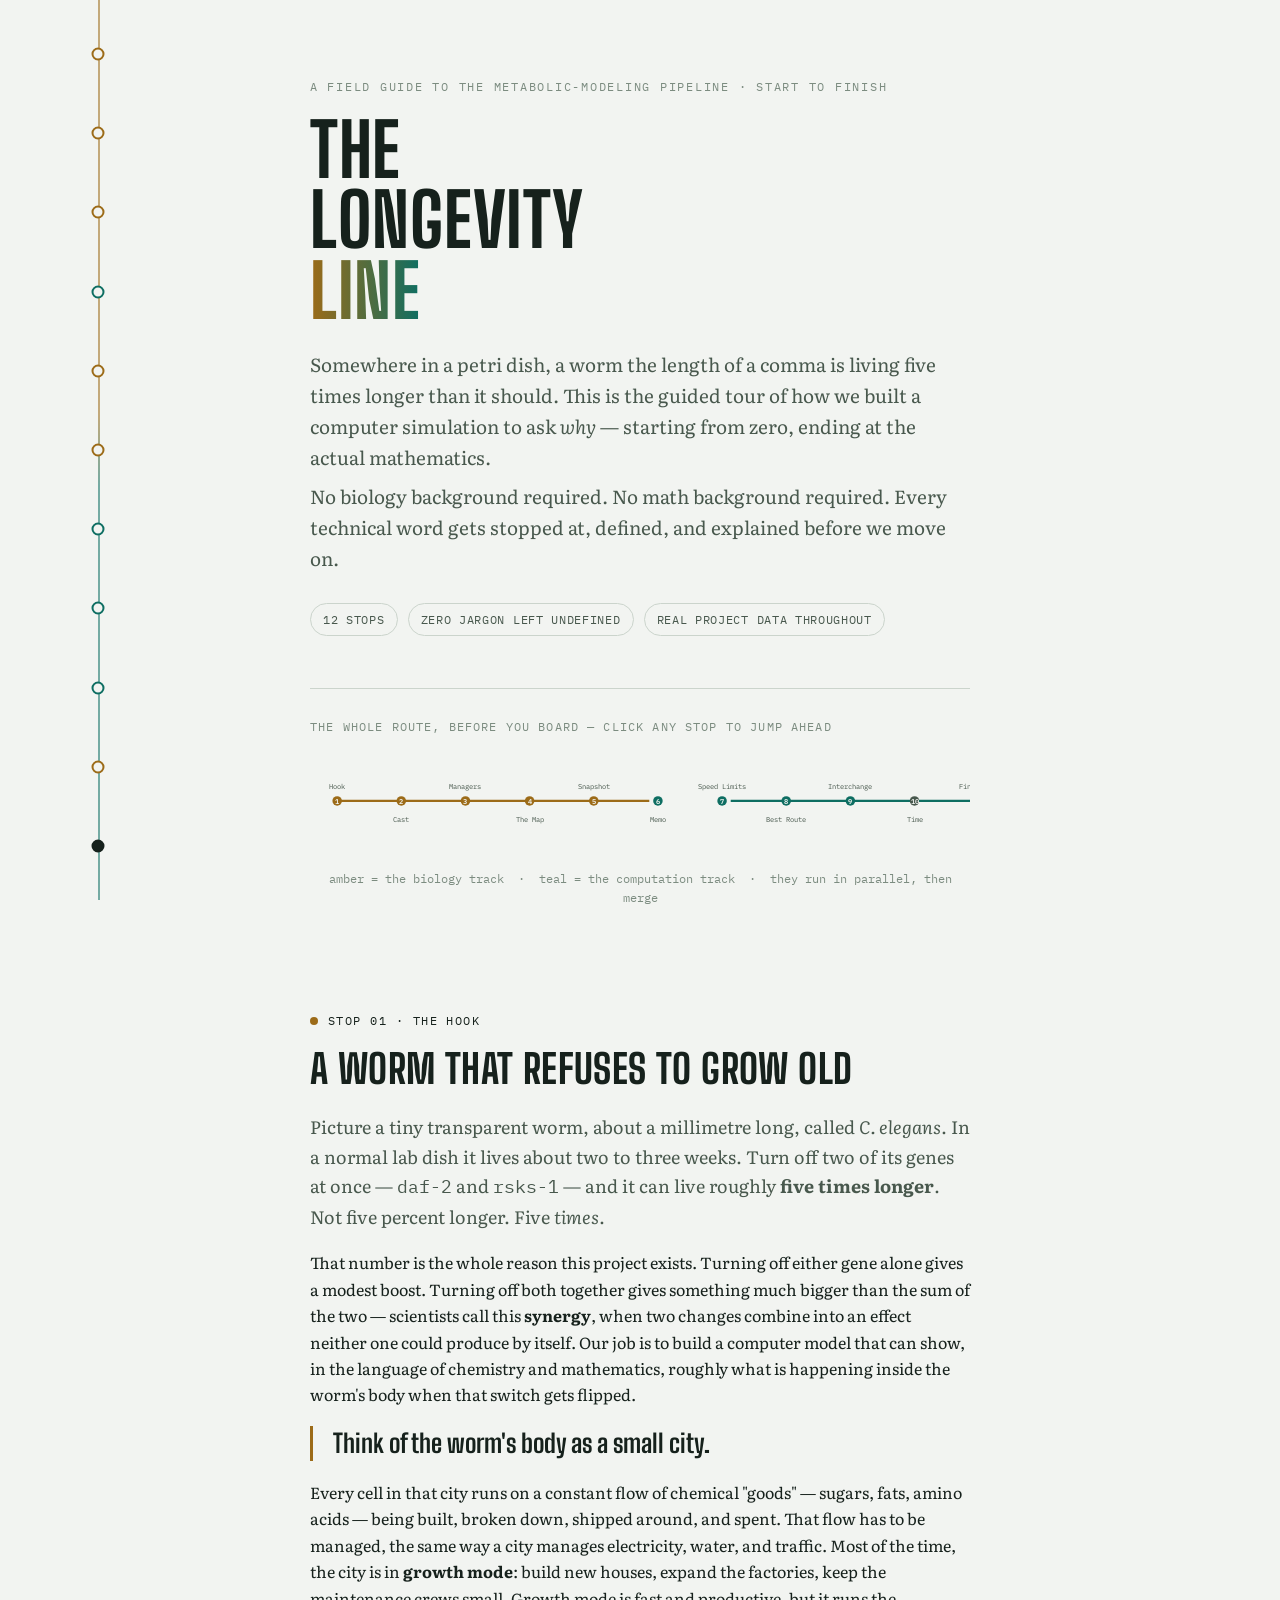
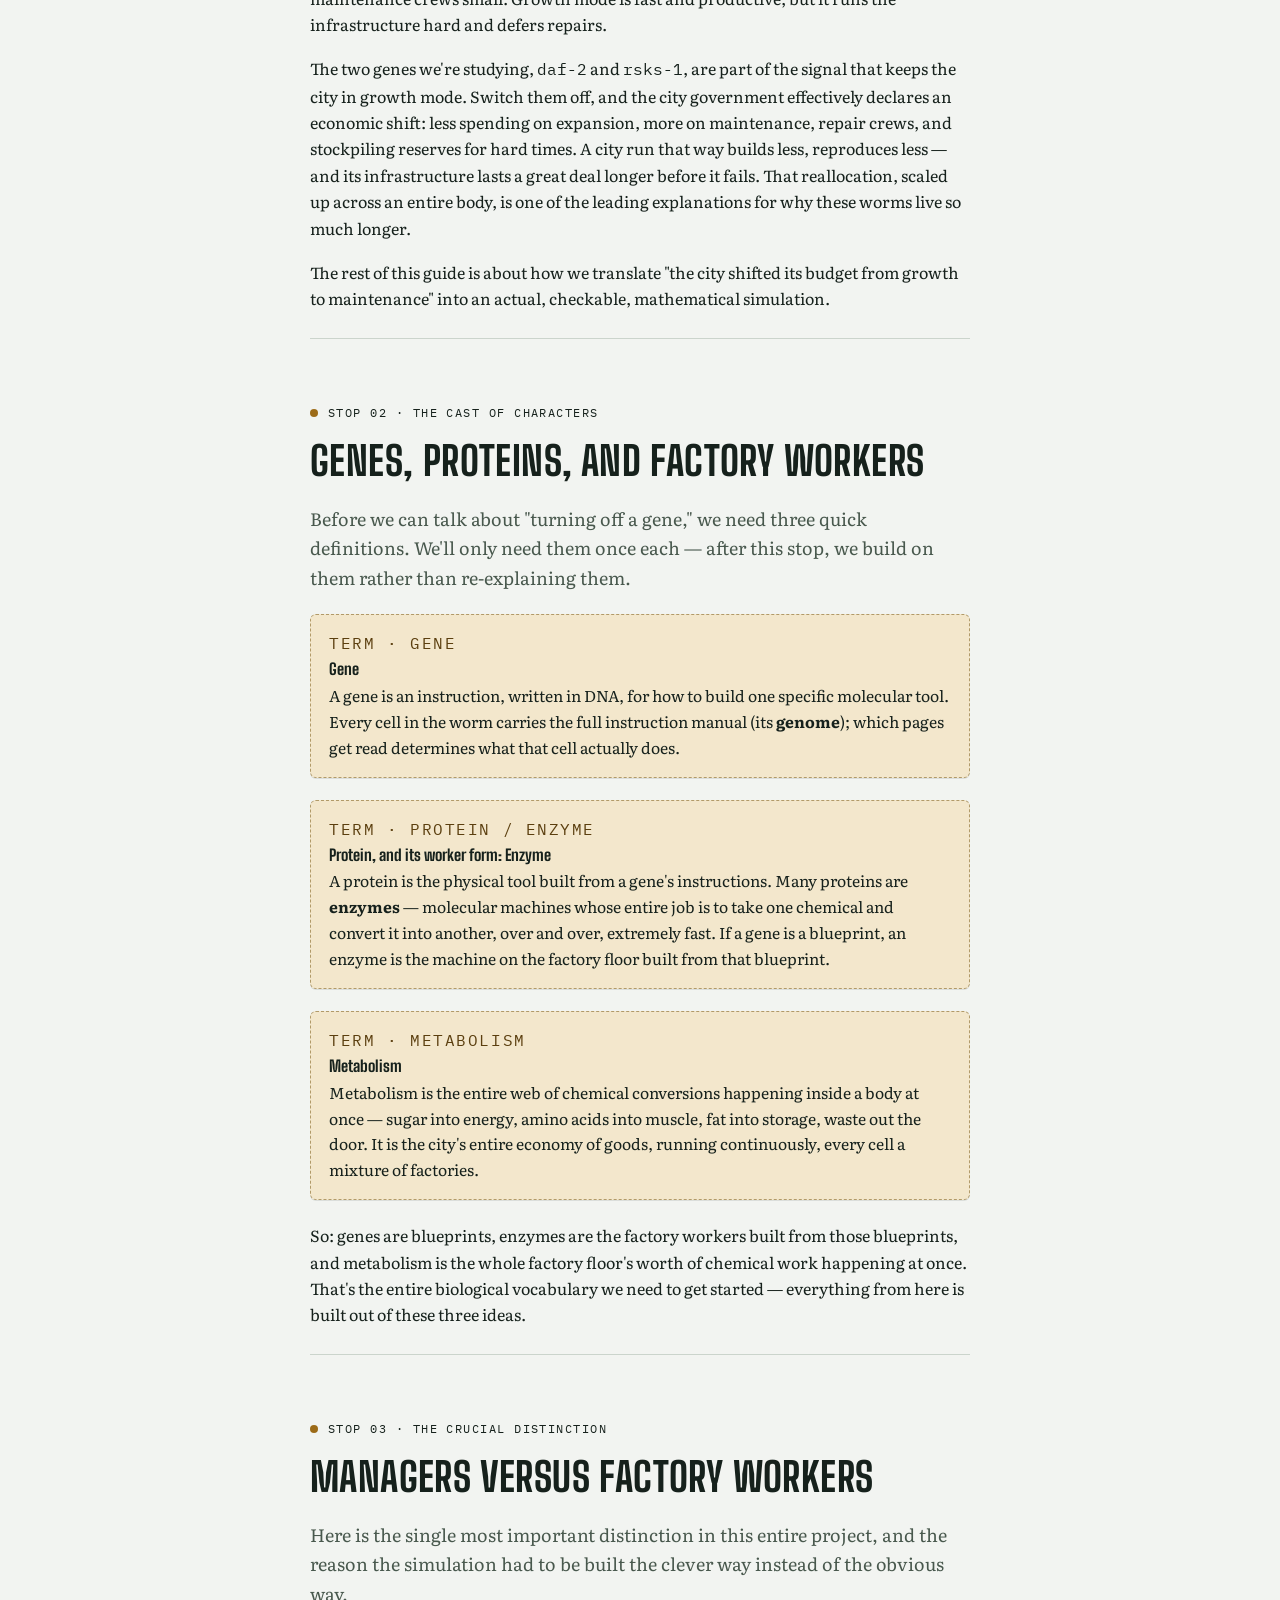
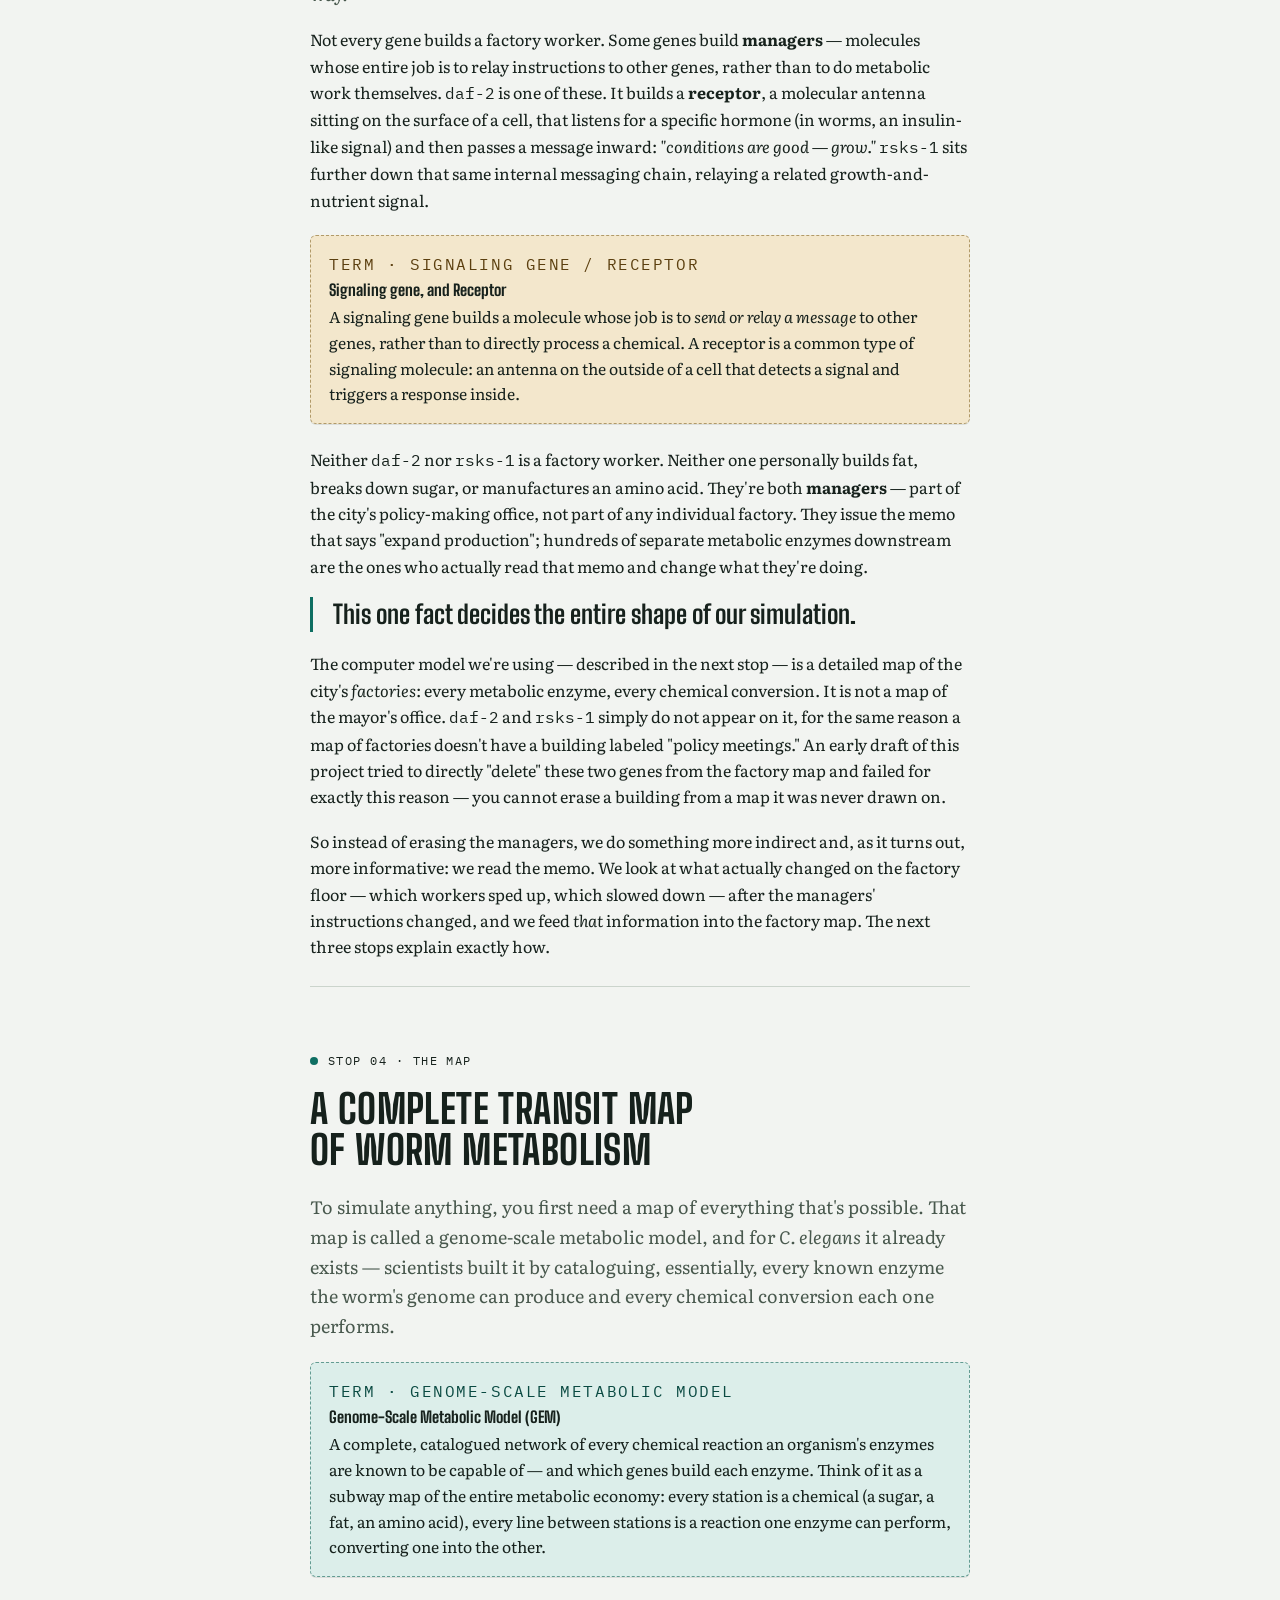
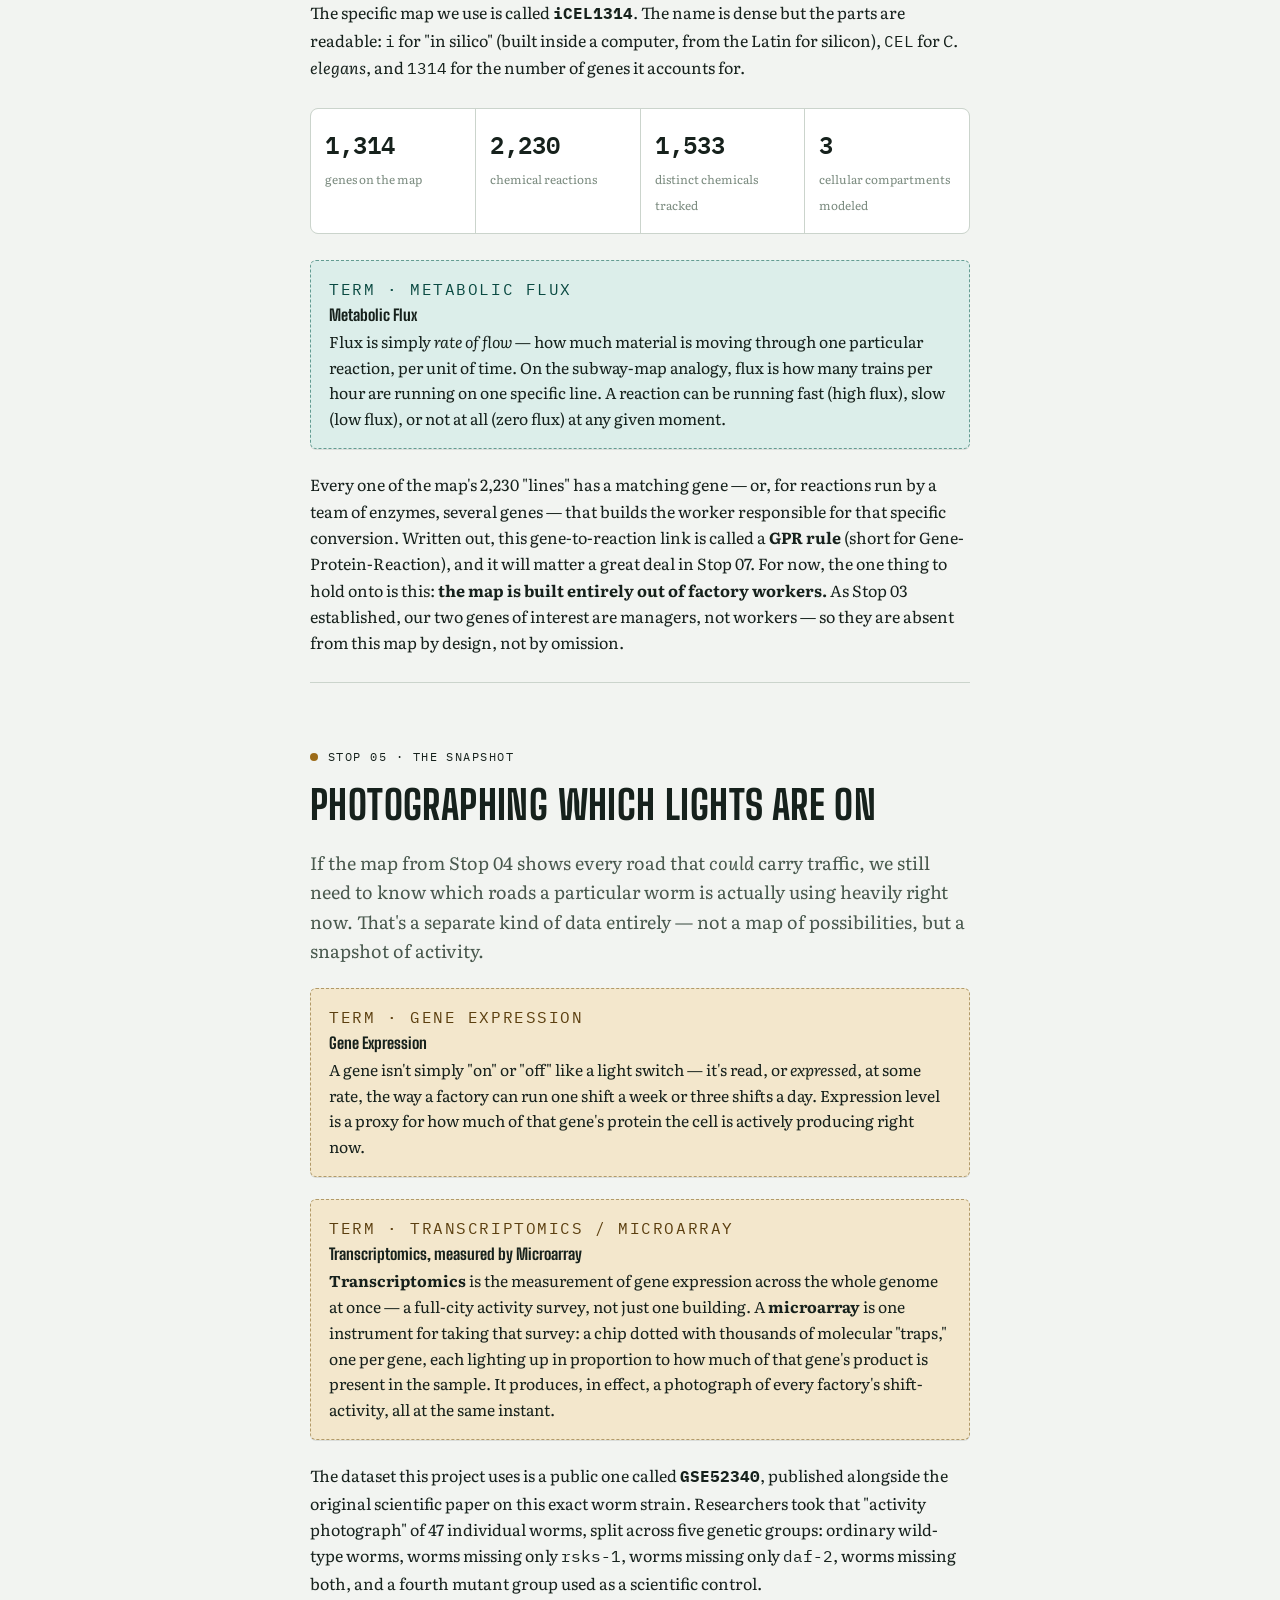
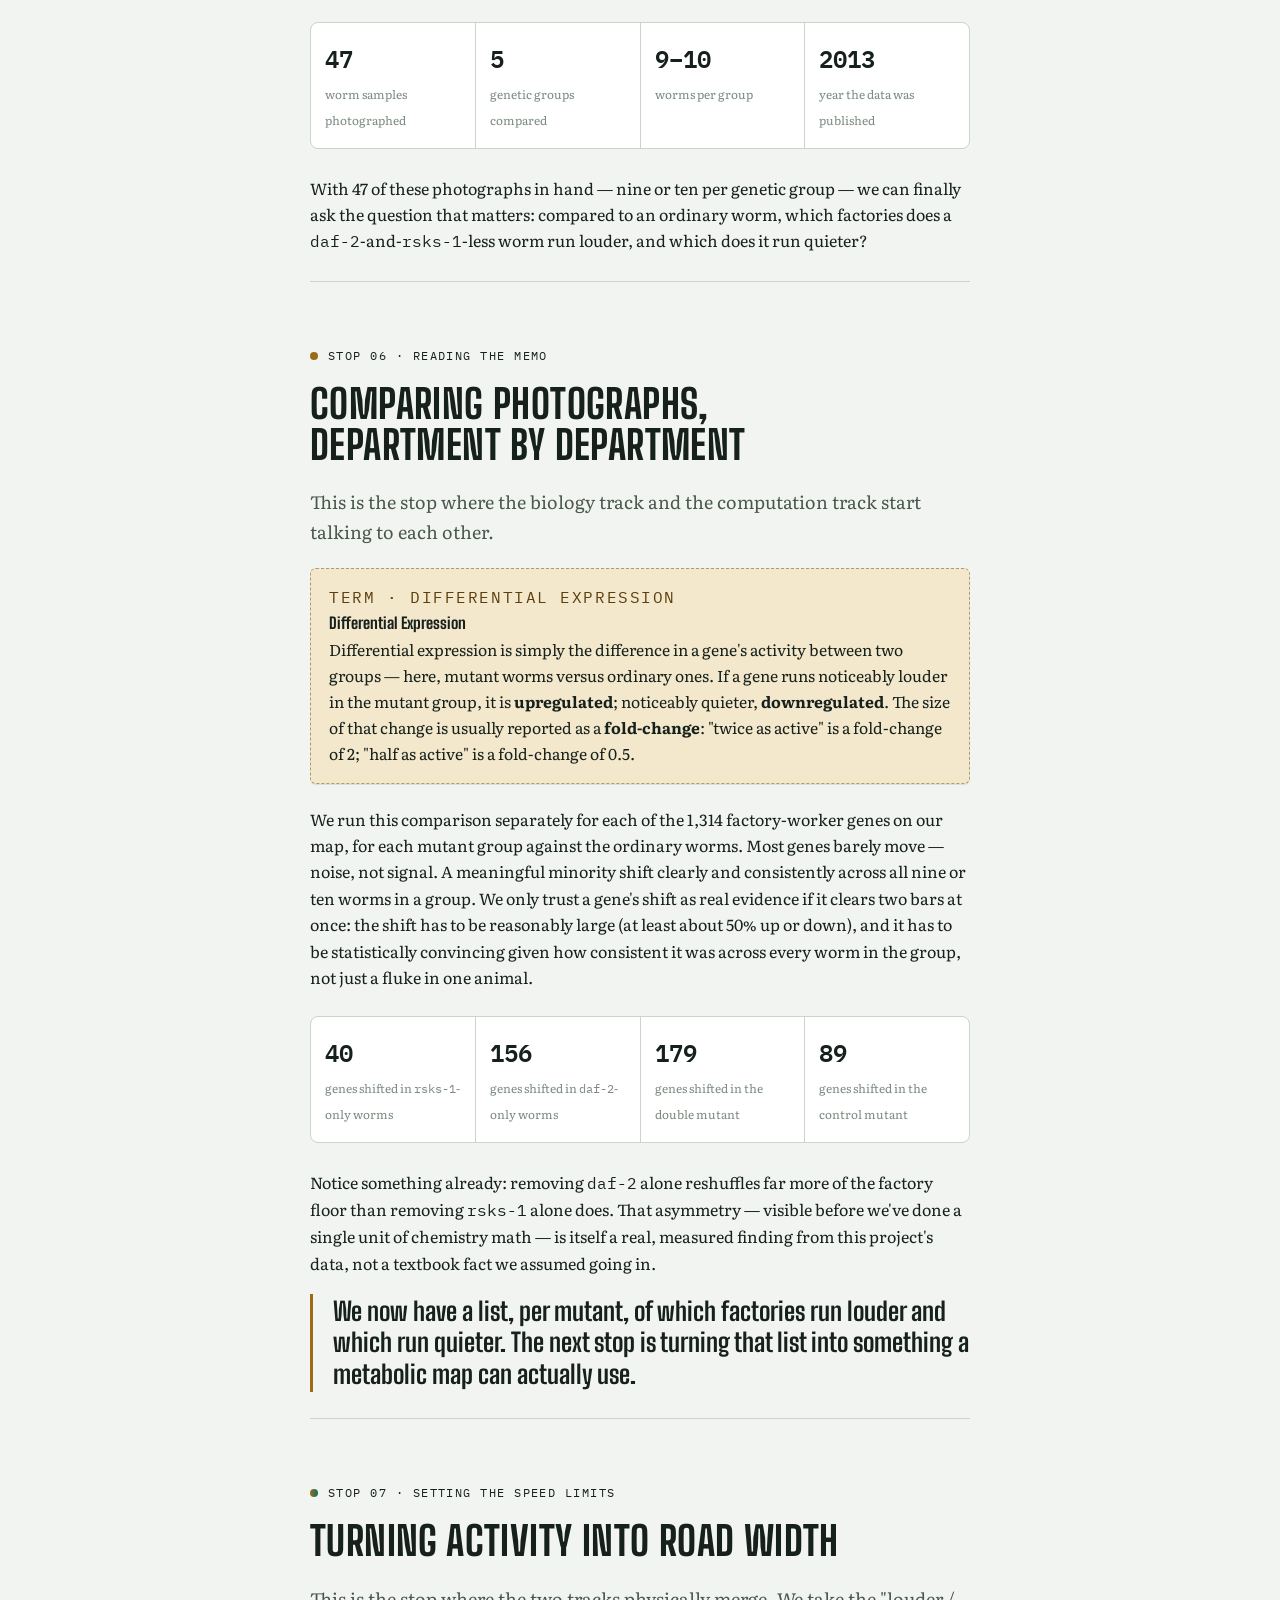
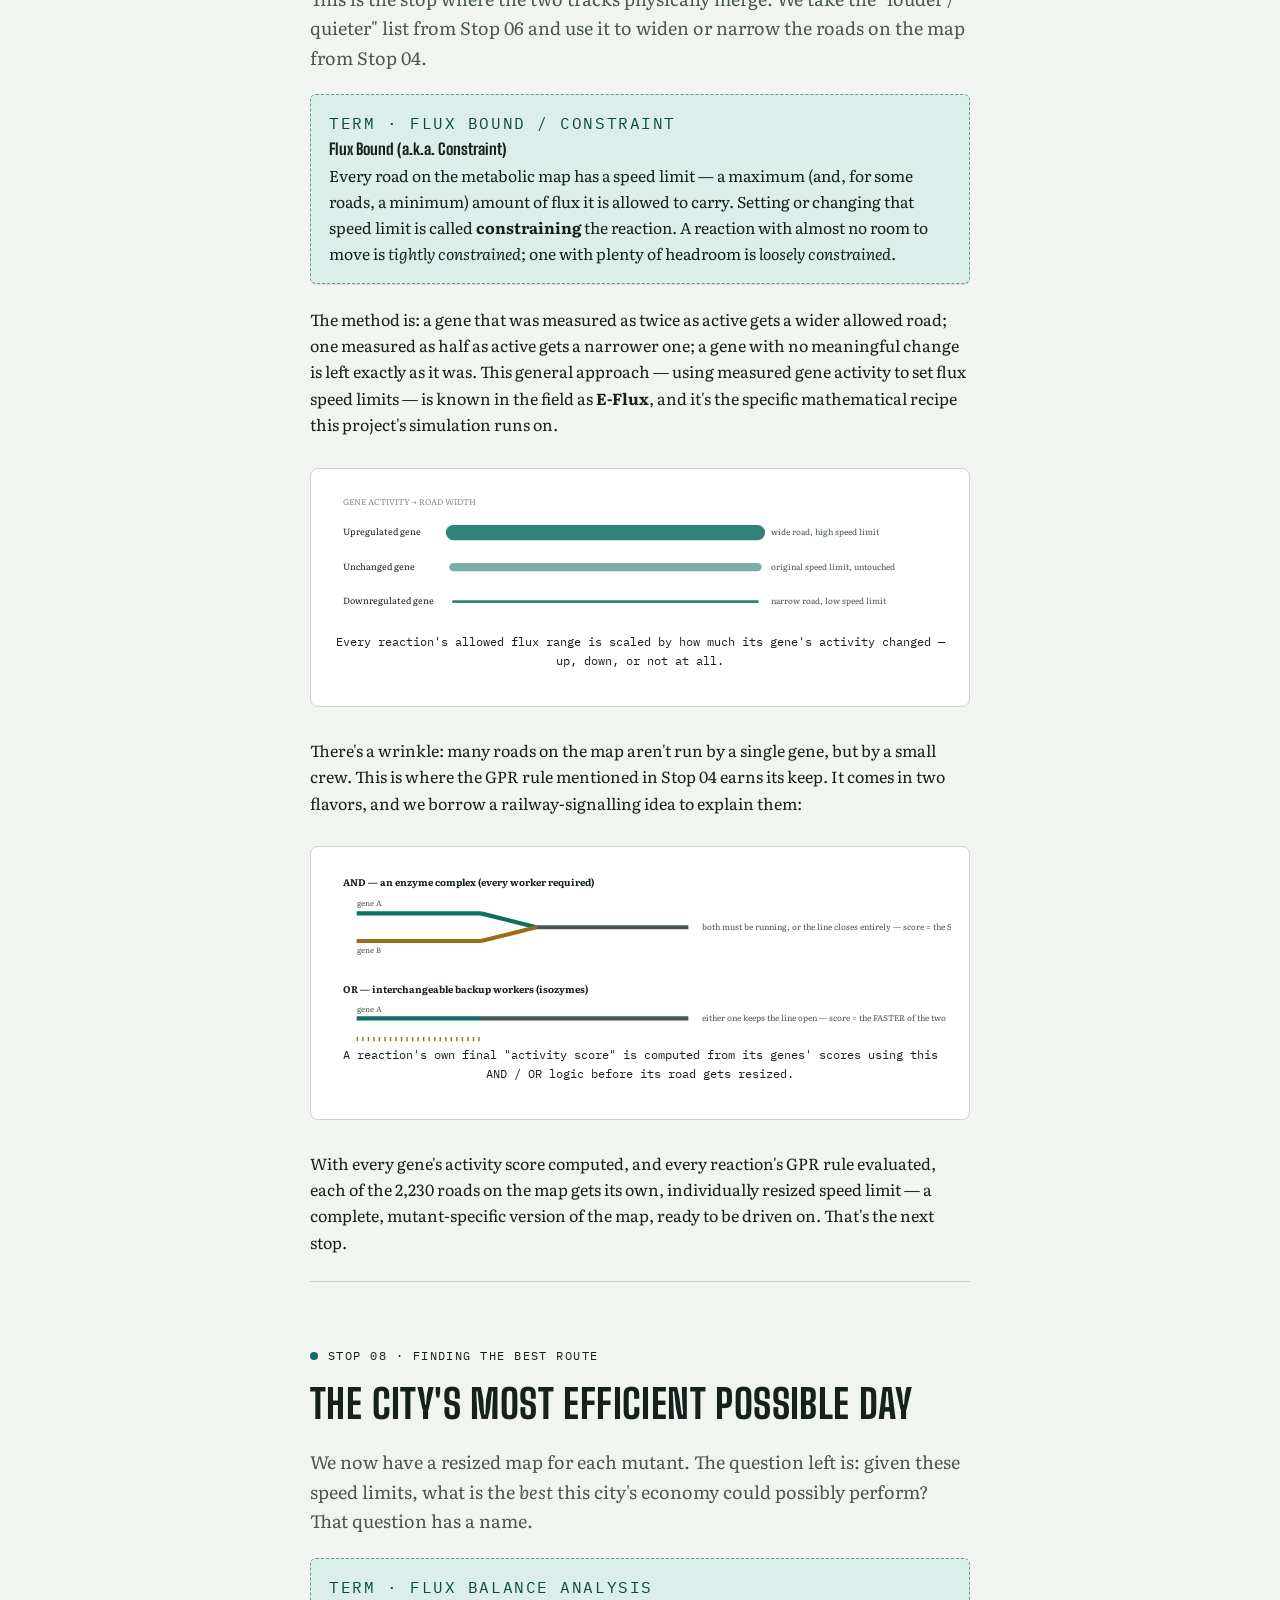
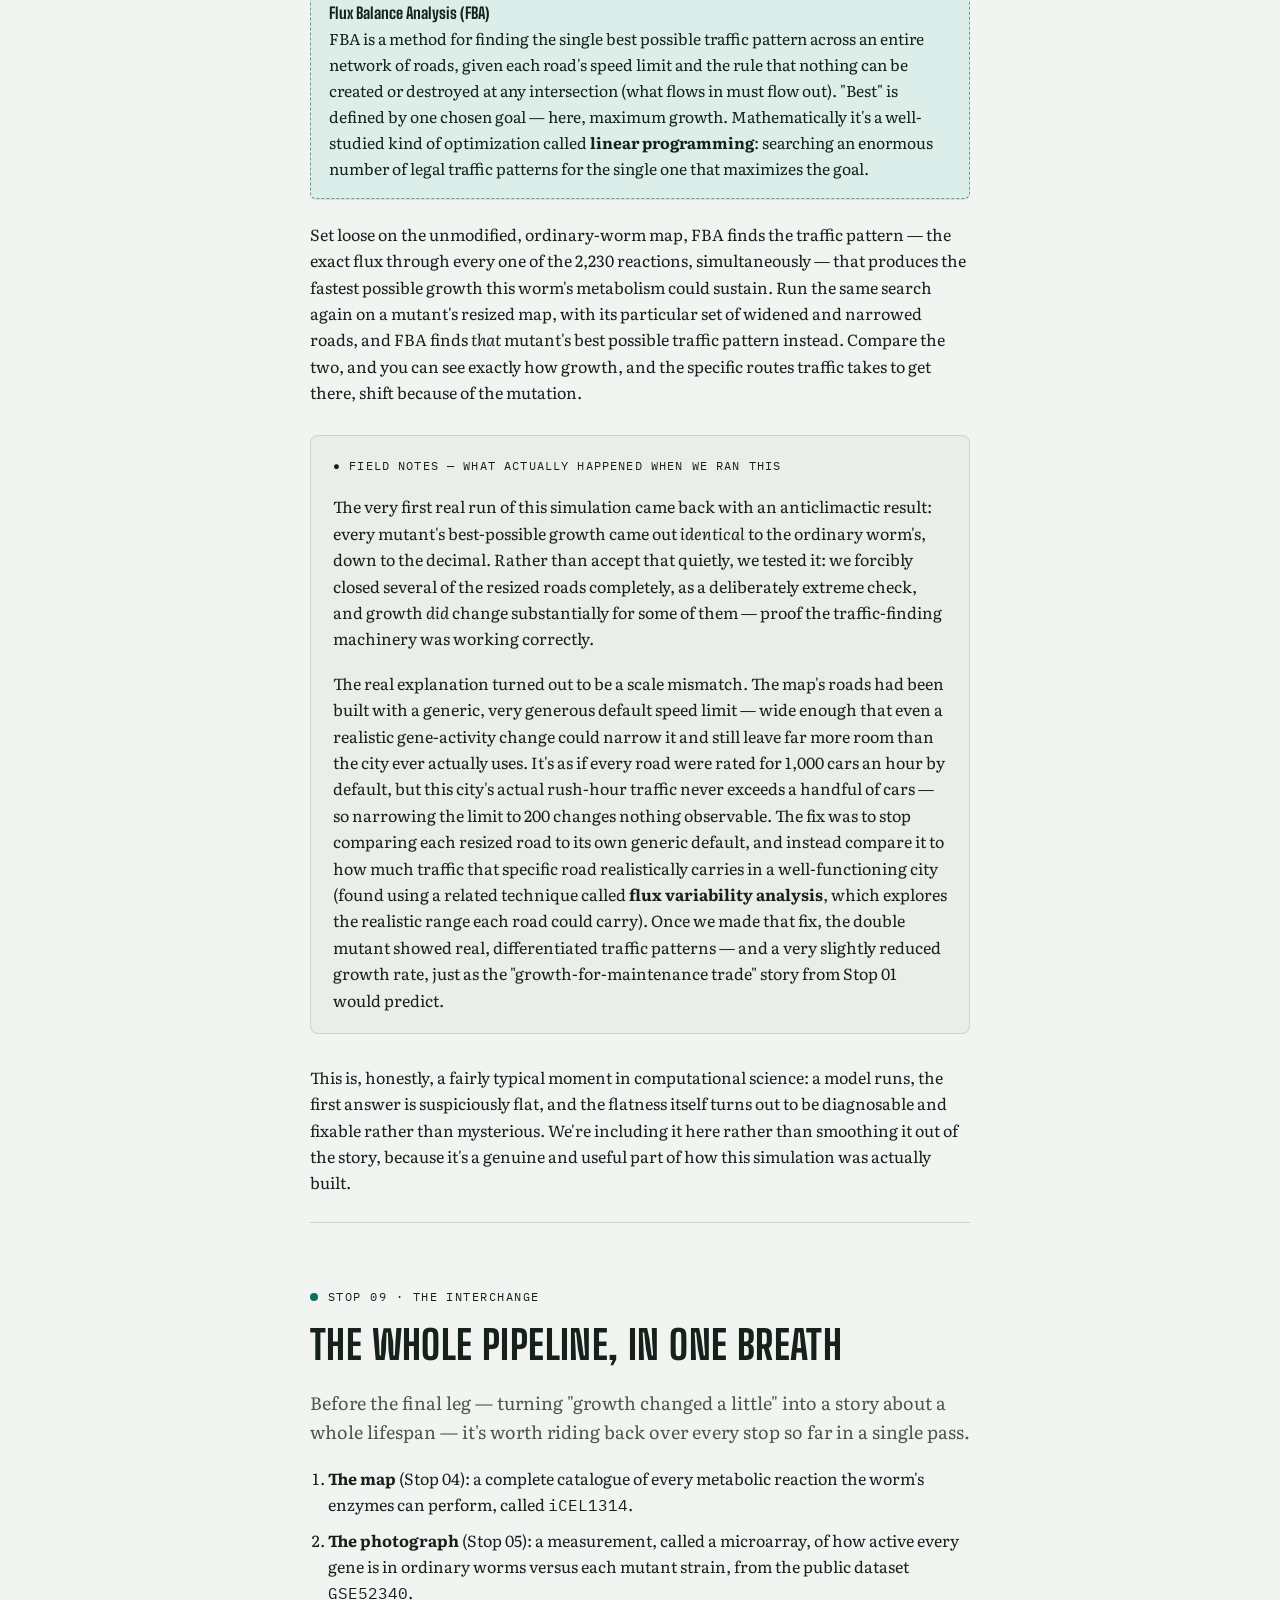
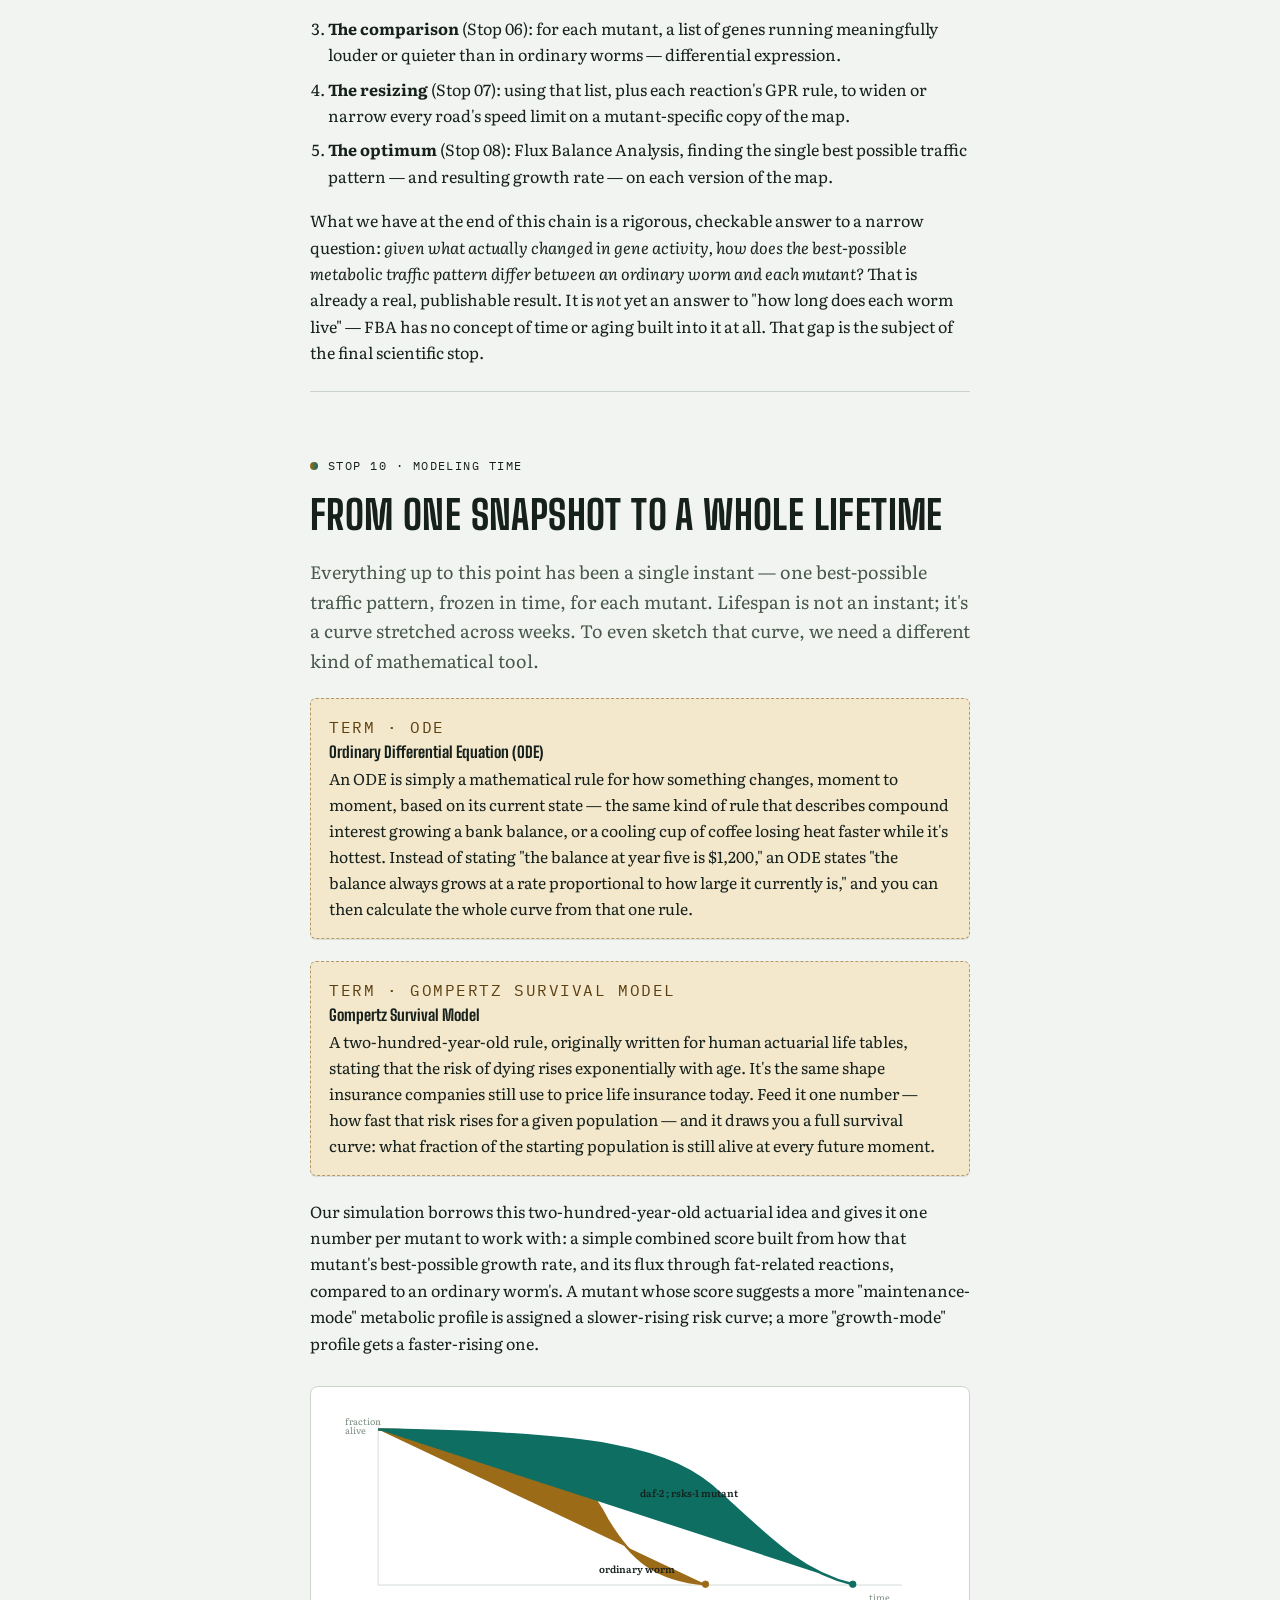
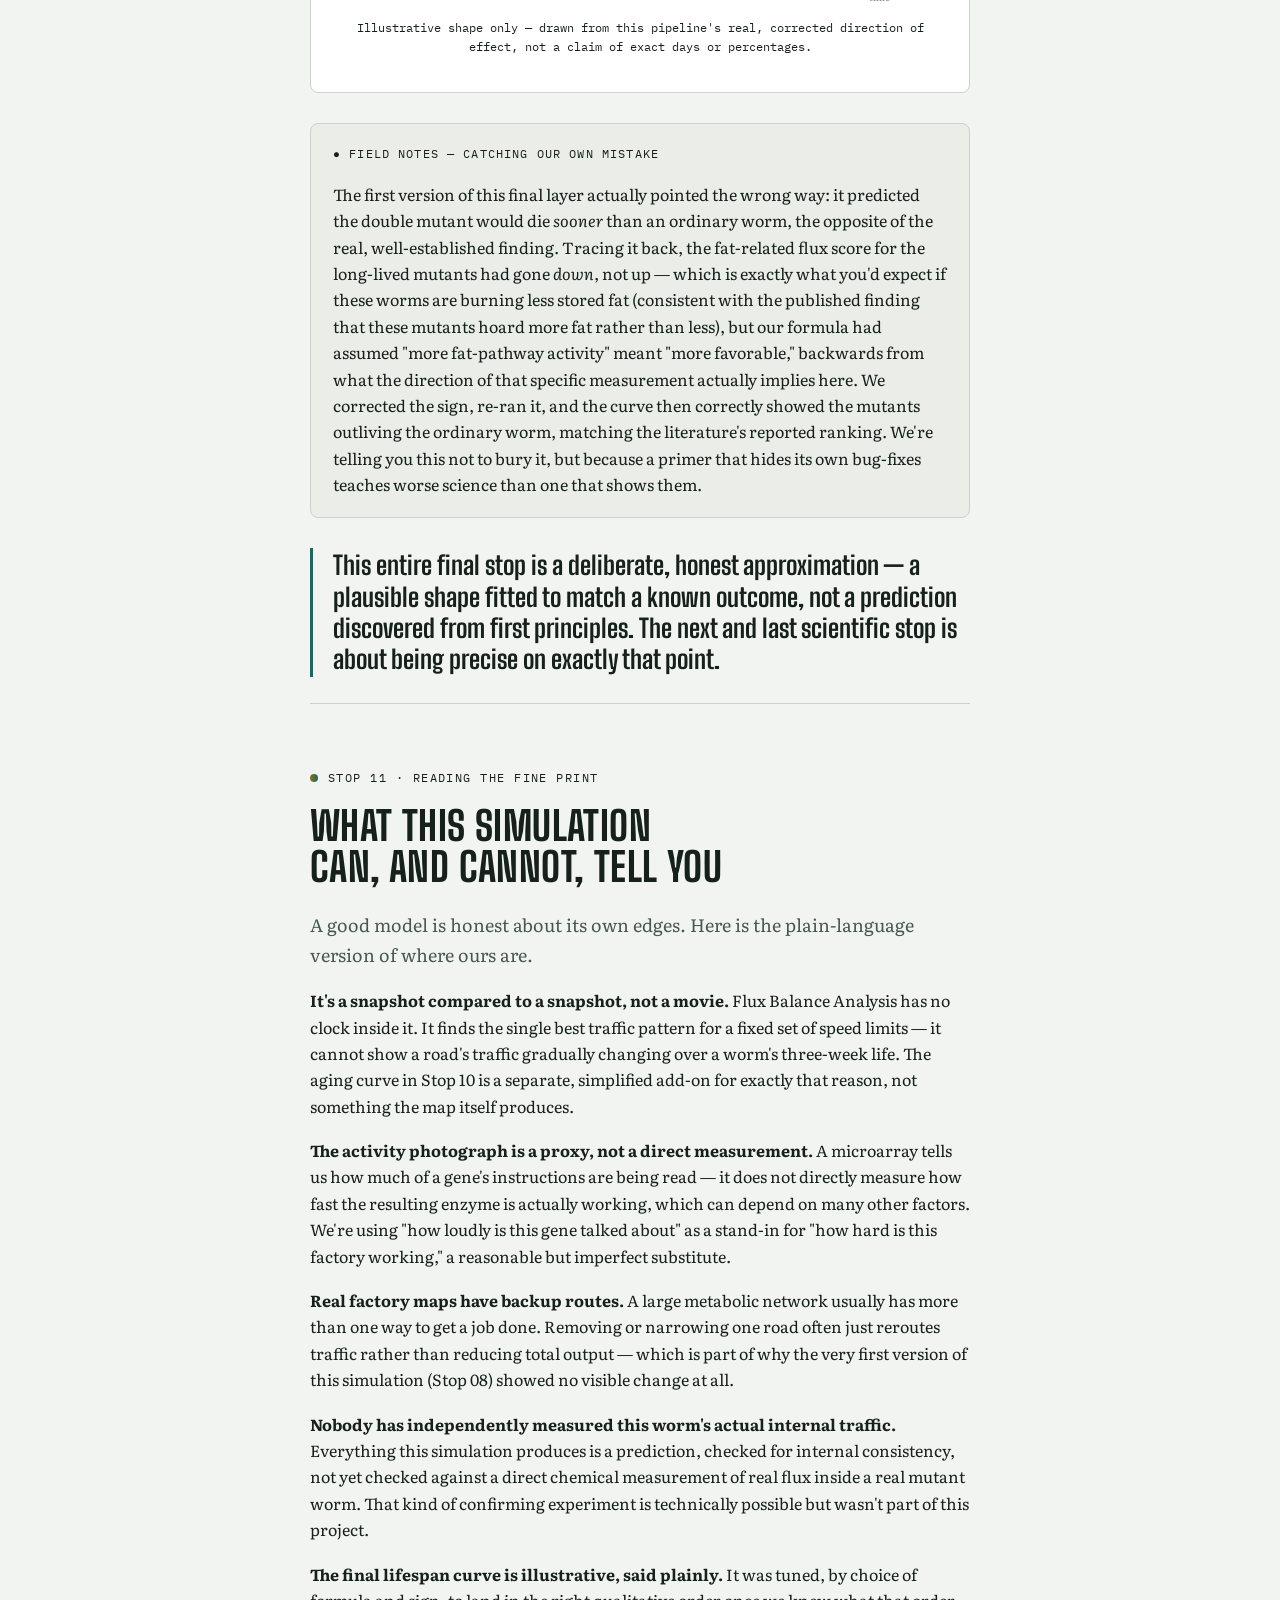
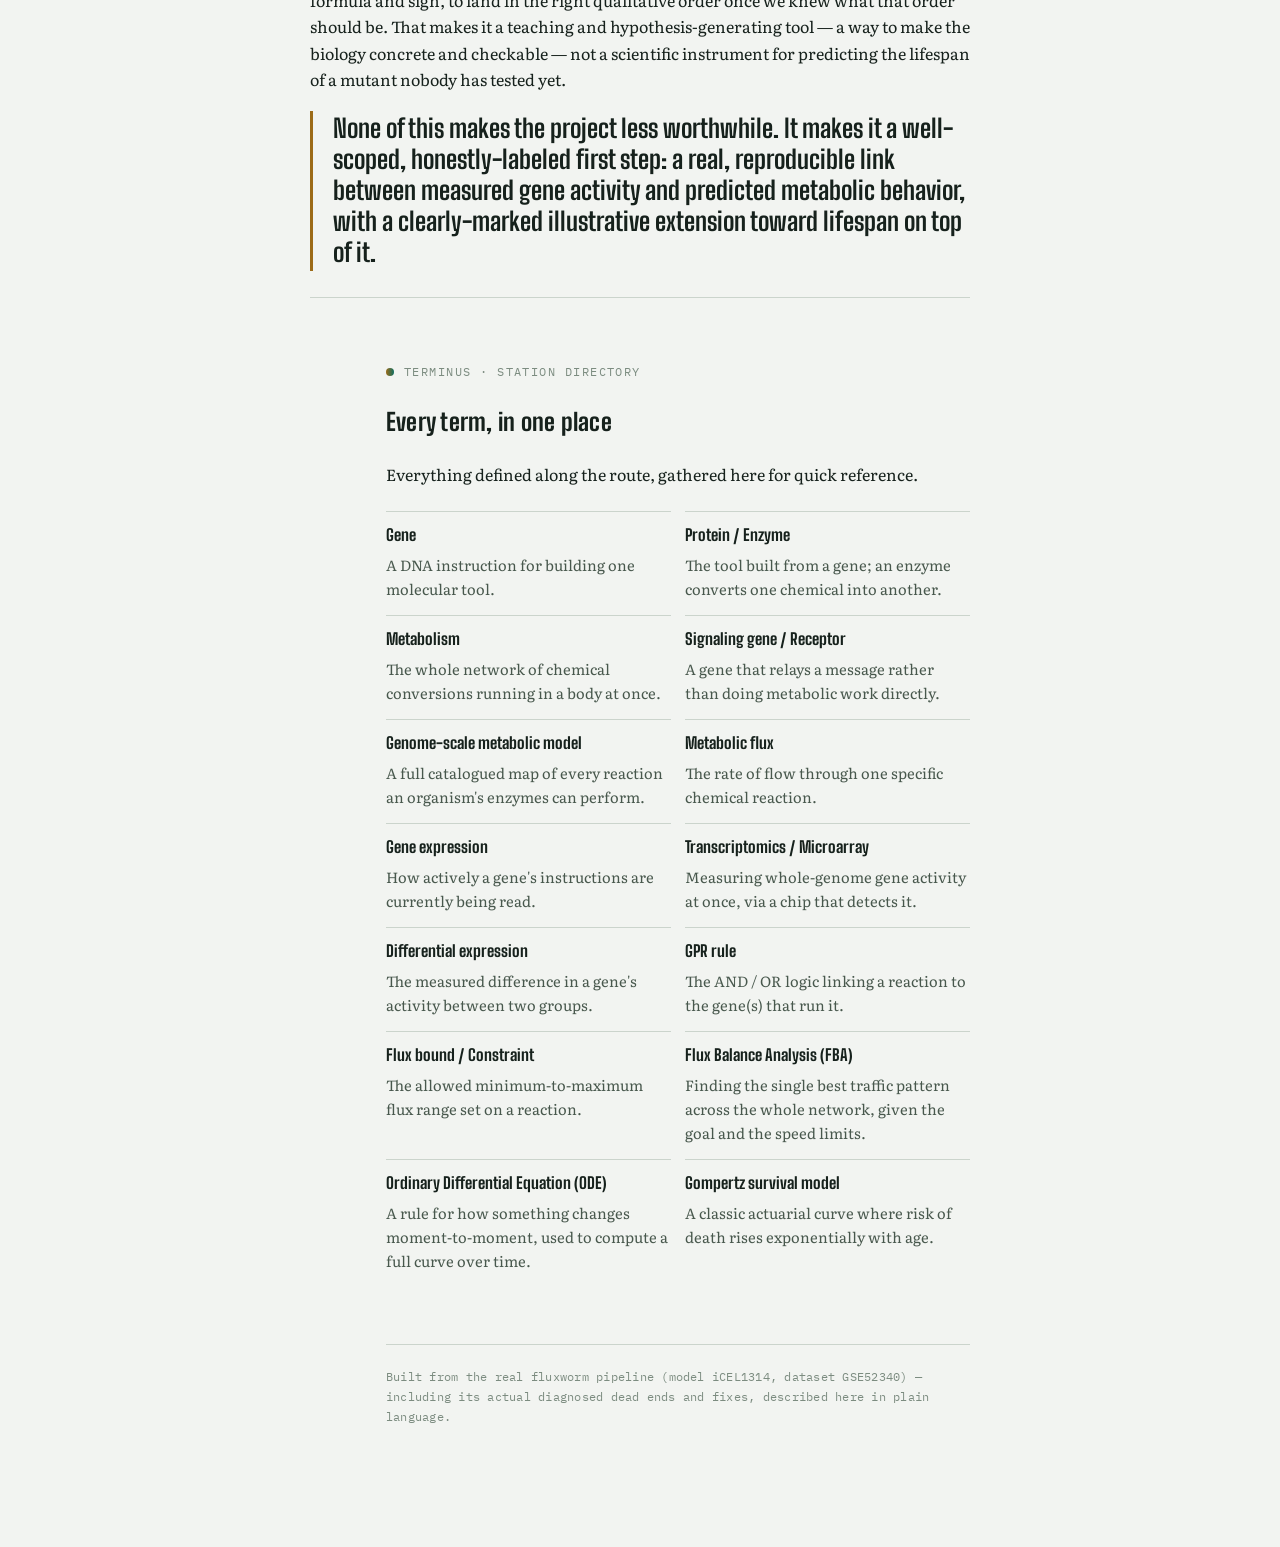
<file: PRIMER.html>
<!DOCTYPE html>
<html lang="en">
<head>
<meta charset="UTF-8">
<meta name="viewport" content="width=device-width, initial-scale=1.0">
<title>The Longevity Line</title>
<style>
  :root{
    --paper:#F2F4F1;
    --panel:#FFFFFF;
    --panel-2:#EAEDE8;
    --ink:#16211C;
    --ink-soft:#48584D;
    --ink-faint:#7C8C80;
    --rule:#CBD4CC;
    --amber:#9C6B18;
    --amber-ink:#5B3F0F;
    --amber-soft:#F3E7CC;
    --teal:#0E6E62;
    --teal-ink:#0A4A42;
    --teal-soft:#DCEEEA;
    --shadow:rgba(22,33,28,.10);
    --focus:#1B6FE0;
  }
  @media (prefers-color-scheme: dark){
    :root:not([data-theme="light"]){
      --paper:#0E1715;
      --panel:#152420;
      --panel-2:#1B2D27;
      --ink:#E9F1EA;
      --ink-soft:#A9BDAF;
      --ink-faint:#6E8378;
      --rule:#2B3C34;
      --amber:#E7B45F;
      --amber-ink:#F6DDAC;
      --amber-soft:#2C2313;
      --teal:#5FD1C1;
      --teal-ink:#A9EAE0;
      --teal-soft:#0F2C29;
      --shadow:rgba(0,0,0,.45);
      --focus:#7FB4FF;
    }
  }
  :root[data-theme="dark"]{
    --paper:#0E1715;
    --panel:#152420;
    --panel-2:#1B2D27;
    --ink:#E9F1EA;
    --ink-soft:#A9BDAF;
    --ink-faint:#6E8378;
    --rule:#2B3C34;
    --amber:#E7B45F;
    --amber-ink:#F6DDAC;
    --amber-soft:#2C2313;
    --teal:#5FD1C1;
    --teal-ink:#A9EAE0;
    --teal-soft:#0F2C29;
    --shadow:rgba(0,0,0,.45);
    --focus:#7FB4FF;
  }

  *{box-sizing:border-box;}
  html{-webkit-text-size-adjust:100%;}
  body{
    background:var(--paper);
    color:var(--ink);
    margin:0;
    font-family:'Literata','Iowan Old Style','Palatino Linotype',Georgia,serif;
    font-optical-sizing:auto;
    line-height:1.65;
    -webkit-font-smoothing:antialiased;
  }
  .mono, .placard-label, .stat-num, .legend-code, .credit{
    font-family:'IBM Plex Mono',ui-monospace,SFMono-Regular,Menlo,Consolas,monospace;
  }
  h1,h2,h3,.eyebrow,.stop-title,.nav-label{
    font-family:'Big Shoulders','Arial Narrow',sans-serif;
    font-weight:700;
    text-wrap:balance;
    letter-spacing:.01em;
  }
  a{color:inherit;}
  a:focus-visible, button:focus-visible, [tabindex]:focus-visible{
    outline:3px solid var(--focus);
    outline-offset:2px;
    border-radius:2px;
  }
  img,svg{max-width:100%;}

  /* ---------- layout shell ---------- */
  .page{
    max-width:1180px;
    margin:0 auto;
    padding:0 24px 120px;
  }
  .track{
    max-width:660px;
    margin:0 auto;
    padding-left:0;
  }
  @media (min-width:900px){
    .track{ padding-left:76px; }
  }

  /* ---------- rail ---------- */
  .rail{
    display:none;
  }
  @media (min-width:900px){
    .rail{
      display:block;
      position:fixed;
      top:0; bottom:0; left:calc(50% - 590px + 24px);
      width:52px;
    }
    .rail-line{
      position:absolute; top:0; bottom:0; left:24px;
      width:2px;
      background:linear-gradient(var(--amber), var(--amber) 46%, var(--teal) 54%, var(--teal));
      opacity:.55;
    }
    .rail-dots{
      position:relative; height:100%;
    }
    .rail-dot{
      position:absolute; left:24px; transform:translate(-50%,-50%);
      width:13px; height:13px; border-radius:50%;
      background:var(--paper);
      border:2px solid var(--ink-faint);
      cursor:pointer;
      transition:transform .18s ease, border-color .18s ease, background .18s ease;
    }
    .rail-dot:hover{ transform:translate(-50%,-50%) scale(1.25); }
    .rail-dot.on-bio{ border-color:var(--amber); }
    .rail-dot.on-comp{ border-color:var(--teal); }
    .rail-dot.active{ background:var(--ink); border-color:var(--ink); }
  }
  @media (prefers-reduced-motion: reduce){
    .rail-dot{ transition:none; }
  }

  /* ---------- hero ---------- */
  .hero{
    padding:76px 0 40px;
  }
  .hero .kicker{
    font-family:'IBM Plex Mono',monospace;
    font-size:.78rem;
    letter-spacing:.14em;
    text-transform:uppercase;
    color:var(--ink-faint);
    margin:0 0 18px;
  }
  .hero h1{
    font-size:clamp(2.6rem, 6.5vw, 4.6rem);
    line-height:.96;
    margin:0 0 22px;
    text-transform:uppercase;
  }
  .hero h1 em{
    font-style:normal;
    background:linear-gradient(90deg, var(--amber), var(--teal));
    -webkit-background-clip:text;
    background-clip:text;
    color:transparent;
  }
  .hero p.dek{
    font-size:1.18rem;
    color:var(--ink-soft);
    max-width:640px;
    margin:0 0 8px;
  }
  .hero .promise{
    margin-top:28px;
    display:flex; gap:10px; flex-wrap:wrap;
  }
  .chip{
    font-family:'IBM Plex Mono',monospace;
    font-size:.72rem;
    letter-spacing:.06em;
    text-transform:uppercase;
    border:1px solid var(--rule);
    border-radius:100px;
    padding:6px 12px;
    color:var(--ink-soft);
  }

  /* ---------- route map (hero diagram) ---------- */
  .routemap-wrap{
    margin-top:52px;
    border-top:1px solid var(--rule);
    padding-top:28px;
  }
  .routemap-cap{
    font-family:'IBM Plex Mono',monospace;
    font-size:.72rem; letter-spacing:.1em; text-transform:uppercase;
    color:var(--ink-faint); margin:0 0 14px;
  }
  .routemap-scroll{ overflow-x:auto; padding-bottom:6px; }
  .routemap-scroll svg{ display:block; min-width:760px; }
  .rm-stop{ cursor:pointer; }
  .rm-stop circle{ transition:r .15s ease; }
  .rm-stop:hover circle{ r:9; }
  .rm-stop text{ font-family:'IBM Plex Mono',monospace; }
  .rm-label{ font-size:11px; fill:var(--ink-soft); }
  .rm-num{ font-size:10px; fill:var(--paper); font-weight:600; }

  /* ---------- stops ---------- */
  .stop{
    padding:64px 0 8px;
    border-top:1px solid var(--rule);
    scroll-margin-top:24px;
  }
  #stop-01{ border-top:none; }
  .stop-eyebrow{
    display:flex; align-items:center; gap:10px;
    font-family:'IBM Plex Mono',monospace;
    font-size:.76rem; letter-spacing:.12em; text-transform:uppercase;
    color:var(--ink-faint);
    margin:0 0 10px;
  }
  .stop-eyebrow .dot{
    width:8px; height:8px; border-radius:50%;
    display:inline-block;
  }
  .dot.bio{ background:var(--amber); }
  .dot.comp{ background:var(--teal); }
  .dot.both{ background:linear-gradient(90deg,var(--amber),var(--teal)); }
  .stop h2{
    font-size:clamp(1.7rem,3.4vw,2.5rem);
    text-transform:uppercase;
    line-height:1.02;
    margin:0 0 22px;
  }
  .stop p{ margin:0 0 18px; color:var(--ink); }
  .stop p.lede{
    font-size:1.12rem;
    color:var(--ink-soft);
  }
  .stop ul, .stop ol{ margin:0 0 18px; padding-left:1.15em; }
  .stop li{ margin:0 0 8px; }
  .pull{
    font-family:'Big Shoulders',sans-serif;
    font-weight:600;
    font-size:clamp(1.25rem,2.6vw,1.6rem);
    line-height:1.22;
    text-transform:none;
    letter-spacing:0;
    color:var(--ink);
    border-left:3px solid var(--teal);
    padding:2px 0 2px 20px;
    margin:28px 0;
  }
  .pull.amber{ border-left-color:var(--amber); }

  /* ---------- placards (jargon busters) ---------- */
  .placard{
    border:1px dashed var(--rule);
    border-radius:6px;
    padding:16px 18px;
    margin:22px 0;
    background:var(--panel);
    box-shadow:0 1px 0 var(--shadow);
  }
  .placard--bio{ border-color:color-mix(in srgb, var(--amber) 55%, var(--rule)); background:var(--amber-soft); }
  .placard--comp{ border-color:color-mix(in srgb, var(--teal) 55%, var(--rule)); background:var(--teal-soft); }
  .placard-label{
    font-size:.72rem; letter-spacing:.1em; text-transform:uppercase;
    margin:0 0 6px; color:var(--ink-faint);
  }
  .placard--bio .placard-label{ color:var(--amber-ink); }
  .placard--comp .placard-label{ color:var(--teal-ink); }
  .placard-term{
    font-family:'Big Shoulders',sans-serif;
    font-weight:700; font-size:1.05rem; text-transform:none;
    margin:0 0 6px;
  }
  .placard p{ margin:0; font-size:.98rem; color:var(--ink); }

  /* ---------- stat strip ---------- */
  .stats{
    display:grid;
    grid-template-columns:repeat(2,1fr);
    gap:1px;
    background:var(--rule);
    border:1px solid var(--rule);
    border-radius:8px;
    overflow:hidden;
    margin:26px 0;
  }
  @media (min-width:560px){ .stats{ grid-template-columns:repeat(4,1fr); } }
  .stat{
    background:var(--panel);
    padding:16px 14px;
  }
  .stat-num{
    font-variant-numeric:tabular-nums;
    font-size:1.5rem;
    font-weight:600;
    display:block;
  }
  .stat-cap{
    font-size:.74rem;
    color:var(--ink-faint);
    margin-top:2px;
  }

  /* ---------- diagrams ---------- */
  .diagram{
    margin:30px 0;
    border:1px solid var(--rule);
    border-radius:8px;
    background:var(--panel);
    padding:18px;
  }
  .diagram-scroll{ overflow-x:auto; }
  .diagram-scroll svg{ display:block; margin:0 auto; }
  .diagram-cap{
    font-family:'IBM Plex Mono',monospace;
    font-size:.72rem; color:var(--ink-faint);
    margin:12px 0 0; text-align:center;
  }
  text{ fill:var(--ink); }
  .svg-soft{ fill:var(--ink-soft); }
  .svg-faint{ fill:var(--ink-faint); }
  .svg-amber{ fill:var(--amber); stroke:var(--amber); }
  .svg-teal{ fill:var(--teal); stroke:var(--teal); }
  .svg-rule{ stroke:var(--rule); }

  /* ---------- field-note (real project findings) ---------- */
  .fieldnote{
    margin:30px 0;
    border-radius:8px;
    background:var(--panel-2);
    padding:20px 22px;
    border:1px solid var(--rule);
  }
  .fieldnote-tag{
    font-family:'IBM Plex Mono',monospace;
    font-size:.72rem; letter-spacing:.1em; text-transform:uppercase;
    color:var(--ink-faint); margin:0 0 10px;
    display:flex; align-items:center; gap:8px;
  }
  .fieldnote p:last-child{ margin-bottom:0; }

  /* ---------- glossary (terminus) ---------- */
  .terminus{ padding-top:64px; border-top:1px solid var(--rule); }
  .glossary{
    display:grid; grid-template-columns:1fr; gap:14px;
    margin-top:24px;
  }
  @media (min-width:640px){ .glossary{ grid-template-columns:1fr 1fr; } }
  .gloss-item{
    border-top:1px solid var(--rule);
    padding-top:10px;
  }
  .gloss-term{
    font-family:'Big Shoulders',sans-serif; font-weight:700;
    font-size:1rem; margin:0 0 4px;
  }
  .gloss-def{ margin:0; font-size:.92rem; color:var(--ink-soft); }

  footer.credit{
    margin-top:70px; padding-top:22px; border-top:1px solid var(--rule);
    font-size:.76rem; color:var(--ink-faint); letter-spacing:.02em;
  }

  ::selection{ background:var(--teal-soft); color:var(--ink); }
</style>
<link rel="stylesheet" href="https://fonts.googleapis.com/css2?family=Big+Shoulders:wght@600;700;800&family=Literata:opsz,wght@6..72,400;6..72,500;6..72,600;6..72,700&family=IBM+Plex+Mono:wght@400;500;600&display=swap">
</head>
<body>

<nav class="rail" aria-label="Jump to a stop">
  <div class="rail-line"></div>
  <div class="rail-dots" id="railDots"></div>
</nav>

<main class="page">

  <section class="track hero">
    <p class="kicker">A field guide to the metabolic-modeling pipeline &middot; start to finish</p>
    <h1>The<br>Longevity<br><em>Line</em></h1>
    <p class="dek">Somewhere in a petri dish, a worm the length of a comma is living five times longer than it should. This is the guided tour of how we built a computer simulation to ask <em>why</em> &mdash; starting from zero, ending at the actual mathematics.</p>
    <p class="dek">No biology background required. No math background required. Every technical word gets stopped at, defined, and explained before we move on.</p>
    <div class="promise">
      <span class="chip">12 stops</span>
      <span class="chip">Zero jargon left undefined</span>
      <span class="chip">Real project data throughout</span>
    </div>

    <div class="routemap-wrap">
      <p class="routemap-cap">The whole route, before you board &mdash; click any stop to jump ahead</p>
      <div class="routemap-scroll">
        <svg id="routemap" viewBox="0 0 1120 150" role="img" aria-label="Route map of the twelve stops in this guide">
          <line x1="40" y1="75" x2="500" y2="75" class="svg-amber" stroke-width="3"/>
          <line x1="500" y1="75" x2="620" y2="75" stroke-width="3" stroke="url(#grad)"/>
          <line x1="620" y1="75" x2="1080" y2="75" class="svg-teal" stroke-width="3"/>
          <defs>
            <linearGradient id="grad" x1="0" y1="0" x2="1" y2="0">
              <stop offset="0" stop-color="var(--amber)"/>
              <stop offset="1" stop-color="var(--teal)"/>
            </linearGradient>
          </defs>
        </svg>
      </div>
      <p class="diagram-cap">amber = the biology track &nbsp;&middot;&nbsp; teal = the computation track &nbsp;&middot;&nbsp; they run in parallel, then merge</p>
    </div>
  </section>

  <!-- STOP 01 -->
  <section class="stop track" id="stop-01" data-stop="1" data-track="bio">
    <p class="stop-eyebrow"><span class="dot bio"></span> Stop 01 &middot; The Hook</p>
    <h2>A worm that refuses to grow old</h2>
    <p class="lede">Picture a tiny transparent worm, about a millimetre long, called <em>C. elegans</em>. In a normal lab dish it lives about two to three weeks. Turn off two of its genes at once &mdash; <span class="mono">daf-2</span> and <span class="mono">rsks-1</span> &mdash; and it can live roughly <strong>five times longer</strong>. Not five percent longer. Five <em>times</em>.</p>
    <p>That number is the whole reason this project exists. Turning off either gene alone gives a modest boost. Turning off both together gives something much bigger than the sum of the two &mdash; scientists call this <strong>synergy</strong>, when two changes combine into an effect neither one could produce by itself. Our job is to build a computer model that can show, in the language of chemistry and mathematics, roughly what is happening inside the worm's body when that switch gets flipped.</p>

    <p class="pull amber">Think of the worm's body as a small city.</p>

    <p>Every cell in that city runs on a constant flow of chemical "goods" &mdash; sugars, fats, amino acids &mdash; being built, broken down, shipped around, and spent. That flow has to be managed, the same way a city manages electricity, water, and traffic. Most of the time, the city is in <strong>growth mode</strong>: build new houses, expand the factories, keep the maintenance crews small. Growth mode is fast and productive, but it runs the infrastructure hard and defers repairs.</p>
    <p>The two genes we're studying, <span class="mono">daf-2</span> and <span class="mono">rsks-1</span>, are part of the signal that keeps the city in growth mode. Switch them off, and the city government effectively declares an economic shift: less spending on expansion, more on maintenance, repair crews, and stockpiling reserves for hard times. A city run that way builds less, reproduces less &mdash; and its infrastructure lasts a great deal longer before it fails. That reallocation, scaled up across an entire body, is one of the leading explanations for why these worms live so much longer.</p>
    <p>The rest of this guide is about how we translate "the city shifted its budget from growth to maintenance" into an actual, checkable, mathematical simulation.</p>
  </section>

  <!-- STOP 02 -->
  <section class="stop track" id="stop-02" data-stop="2" data-track="bio">
    <p class="stop-eyebrow"><span class="dot bio"></span> Stop 02 &middot; The Cast of Characters</p>
    <h2>Genes, proteins, and factory workers</h2>
    <p class="lede">Before we can talk about "turning off a gene," we need three quick definitions. We'll only need them once each &mdash; after this stop, we build on them rather than re-explaining them.</p>

    <div class="placard placard--bio">
      <p class="placard-label">Term &middot; Gene</p>
      <p class="placard-term">Gene</p>
      <p>A gene is an instruction, written in DNA, for how to build one specific molecular tool. Every cell in the worm carries the full instruction manual (its <strong>genome</strong>); which pages get read determines what that cell actually does.</p>
    </div>
    <div class="placard placard--bio">
      <p class="placard-label">Term &middot; Protein / Enzyme</p>
      <p class="placard-term">Protein, and its worker form: Enzyme</p>
      <p>A protein is the physical tool built from a gene's instructions. Many proteins are <strong>enzymes</strong> &mdash; molecular machines whose entire job is to take one chemical and convert it into another, over and over, extremely fast. If a gene is a blueprint, an enzyme is the machine on the factory floor built from that blueprint.</p>
    </div>
    <div class="placard placard--bio">
      <p class="placard-label">Term &middot; Metabolism</p>
      <p class="placard-term">Metabolism</p>
      <p>Metabolism is the entire web of chemical conversions happening inside a body at once &mdash; sugar into energy, amino acids into muscle, fat into storage, waste out the door. It is the city's entire economy of goods, running continuously, every cell a mixture of factories.</p>
    </div>

    <p>So: genes are blueprints, enzymes are the factory workers built from those blueprints, and metabolism is the whole factory floor's worth of chemical work happening at once. That's the entire biological vocabulary we need to get started &mdash; everything from here is built out of these three ideas.</p>
  </section>

  <!-- STOP 03 -->
  <section class="stop track" id="stop-03" data-stop="3" data-track="bio">
    <p class="stop-eyebrow"><span class="dot bio"></span> Stop 03 &middot; The Crucial Distinction</p>
    <h2>Managers versus factory workers</h2>
    <p class="lede">Here is the single most important distinction in this entire project, and the reason the simulation had to be built the clever way instead of the obvious way.</p>
    <p>Not every gene builds a factory worker. Some genes build <strong>managers</strong> &mdash; molecules whose entire job is to relay instructions to other genes, rather than to do metabolic work themselves. <span class="mono">daf-2</span> is one of these. It builds a <strong>receptor</strong>, a molecular antenna sitting on the surface of a cell, that listens for a specific hormone (in worms, an insulin-like signal) and then passes a message inward: <em>"conditions are good &mdash; grow."</em> <span class="mono">rsks-1</span> sits further down that same internal messaging chain, relaying a related growth-and-nutrient signal.</p>

    <div class="placard placard--bio">
      <p class="placard-label">Term &middot; Signaling gene / Receptor</p>
      <p class="placard-term">Signaling gene, and Receptor</p>
      <p>A signaling gene builds a molecule whose job is to <em>send or relay a message</em> to other genes, rather than to directly process a chemical. A receptor is a common type of signaling molecule: an antenna on the outside of a cell that detects a signal and triggers a response inside.</p>
    </div>

    <p>Neither <span class="mono">daf-2</span> nor <span class="mono">rsks-1</span> is a factory worker. Neither one personally builds fat, breaks down sugar, or manufactures an amino acid. They're both <strong>managers</strong> &mdash; part of the city's policy-making office, not part of any individual factory. They issue the memo that says "expand production"; hundreds of separate metabolic enzymes downstream are the ones who actually read that memo and change what they're doing.</p>

    <p class="pull">This one fact decides the entire shape of our simulation.</p>

    <p>The computer model we're using &mdash; described in the next stop &mdash; is a detailed map of the city's <em>factories</em>: every metabolic enzyme, every chemical conversion. It is not a map of the mayor's office. <span class="mono">daf-2</span> and <span class="mono">rsks-1</span> simply do not appear on it, for the same reason a map of factories doesn't have a building labeled "policy meetings." An early draft of this project tried to directly "delete" these two genes from the factory map and failed for exactly this reason &mdash; you cannot erase a building from a map it was never drawn on.</p>
    <p>So instead of erasing the managers, we do something more indirect and, as it turns out, more informative: we read the memo. We look at what actually changed on the factory floor &mdash; which workers sped up, which slowed down &mdash; after the managers' instructions changed, and we feed <em>that</em> information into the factory map. The next three stops explain exactly how.</p>
  </section>

  <!-- STOP 04 -->
  <section class="stop track" id="stop-04" data-stop="4" data-track="comp">
    <p class="stop-eyebrow"><span class="dot comp"></span> Stop 04 &middot; The Map</p>
    <h2>A complete transit map of worm metabolism</h2>
    <p class="lede">To simulate anything, you first need a map of everything that's possible. That map is called a genome-scale metabolic model, and for <em>C. elegans</em> it already exists &mdash; scientists built it by cataloguing, essentially, every known enzyme the worm's genome can produce and every chemical conversion each one performs.</p>

    <div class="placard placard--comp">
      <p class="placard-label">Term &middot; Genome-scale metabolic model</p>
      <p class="placard-term">Genome-Scale Metabolic Model (GEM)</p>
      <p>A complete, catalogued network of every chemical reaction an organism's enzymes are known to be capable of &mdash; and which genes build each enzyme. Think of it as a subway map of the entire metabolic economy: every station is a chemical (a sugar, a fat, an amino acid), every line between stations is a reaction one enzyme can perform, converting one into the other.</p>
    </div>

    <p>The specific map we use is called <strong><span class="mono">iCEL1314</span></strong>. The name is dense but the parts are readable: <span class="mono">i</span> for "in silico" (built inside a computer, from the Latin for silicon), <span class="mono">CEL</span> for <em>C. elegans</em>, and <span class="mono">1314</span> for the number of genes it accounts for.</p>

    <div class="stats">
      <div class="stat"><span class="stat-num">1,314</span><span class="stat-cap">genes on the map</span></div>
      <div class="stat"><span class="stat-num">2,230</span><span class="stat-cap">chemical reactions</span></div>
      <div class="stat"><span class="stat-num">1,533</span><span class="stat-cap">distinct chemicals tracked</span></div>
      <div class="stat"><span class="stat-num">3</span><span class="stat-cap">cellular compartments modeled</span></div>
    </div>

    <div class="placard placard--comp">
      <p class="placard-label">Term &middot; Metabolic flux</p>
      <p class="placard-term">Metabolic Flux</p>
      <p>Flux is simply <em>rate of flow</em> &mdash; how much material is moving through one particular reaction, per unit of time. On the subway-map analogy, flux is how many trains per hour are running on one specific line. A reaction can be running fast (high flux), slow (low flux), or not at all (zero flux) at any given moment.</p>
    </div>

    <p>Every one of the map's 2,230 "lines" has a matching gene &mdash; or, for reactions run by a team of enzymes, several genes &mdash; that builds the worker responsible for that specific conversion. Written out, this gene-to-reaction link is called a <strong>GPR rule</strong> (short for Gene-Protein-Reaction), and it will matter a great deal in Stop 07. For now, the one thing to hold onto is this: <strong>the map is built entirely out of factory workers.</strong> As Stop 03 established, our two genes of interest are managers, not workers &mdash; so they are absent from this map by design, not by omission.</p>
  </section>

  <!-- STOP 05 -->
  <section class="stop track" id="stop-05" data-stop="5" data-track="bio">
    <p class="stop-eyebrow"><span class="dot bio"></span> Stop 05 &middot; The Snapshot</p>
    <h2>Photographing which lights are on</h2>
    <p class="lede">If the map from Stop 04 shows every road that <em>could</em> carry traffic, we still need to know which roads a particular worm is actually using heavily right now. That's a separate kind of data entirely &mdash; not a map of possibilities, but a snapshot of activity.</p>

    <div class="placard placard--bio">
      <p class="placard-label">Term &middot; Gene expression</p>
      <p class="placard-term">Gene Expression</p>
      <p>A gene isn't simply "on" or "off" like a light switch &mdash; it's read, or <em>expressed</em>, at some rate, the way a factory can run one shift a week or three shifts a day. Expression level is a proxy for how much of that gene's protein the cell is actively producing right now.</p>
    </div>

    <div class="placard placard--bio">
      <p class="placard-label">Term &middot; Transcriptomics / Microarray</p>
      <p class="placard-term">Transcriptomics, measured by Microarray</p>
      <p><strong>Transcriptomics</strong> is the measurement of gene expression across the whole genome at once &mdash; a full-city activity survey, not just one building. A <strong>microarray</strong> is one instrument for taking that survey: a chip dotted with thousands of molecular "traps," one per gene, each lighting up in proportion to how much of that gene's product is present in the sample. It produces, in effect, a photograph of every factory's shift-activity, all at the same instant.</p>
    </div>

    <p>The dataset this project uses is a public one called <strong><span class="mono">GSE52340</span></strong>, published alongside the original scientific paper on this exact worm strain. Researchers took that "activity photograph" of 47 individual worms, split across five genetic groups: ordinary wild-type worms, worms missing only <span class="mono">rsks-1</span>, worms missing only <span class="mono">daf-2</span>, worms missing both, and a fourth mutant group used as a scientific control.</p>

    <div class="stats">
      <div class="stat"><span class="stat-num">47</span><span class="stat-cap">worm samples photographed</span></div>
      <div class="stat"><span class="stat-num">5</span><span class="stat-cap">genetic groups compared</span></div>
      <div class="stat"><span class="stat-num">9&ndash;10</span><span class="stat-cap">worms per group</span></div>
      <div class="stat"><span class="stat-num">2013</span><span class="stat-cap">year the data was published</span></div>
    </div>

    <p>With 47 of these photographs in hand &mdash; nine or ten per genetic group &mdash; we can finally ask the question that matters: compared to an ordinary worm, which factories does a <span class="mono">daf-2</span>-and-<span class="mono">rsks-1</span>-less worm run louder, and which does it run quieter?</p>
  </section>

  <!-- STOP 06 -->
  <section class="stop track" id="stop-06" data-stop="6" data-track="bio">
    <p class="stop-eyebrow"><span class="dot bio"></span> Stop 06 &middot; Reading the Memo</p>
    <h2>Comparing photographs, department by department</h2>
    <p class="lede">This is the stop where the biology track and the computation track start talking to each other.</p>

    <div class="placard placard--bio">
      <p class="placard-label">Term &middot; Differential expression</p>
      <p class="placard-term">Differential Expression</p>
      <p>Differential expression is simply the difference in a gene's activity between two groups &mdash; here, mutant worms versus ordinary ones. If a gene runs noticeably louder in the mutant group, it is <strong>upregulated</strong>; noticeably quieter, <strong>downregulated</strong>. The size of that change is usually reported as a <strong>fold-change</strong>: "twice as active" is a fold-change of 2; "half as active" is a fold-change of 0.5.</p>
    </div>

    <p>We run this comparison separately for each of the 1,314 factory-worker genes on our map, for each mutant group against the ordinary worms. Most genes barely move &mdash; noise, not signal. A meaningful minority shift clearly and consistently across all nine or ten worms in a group. We only trust a gene's shift as real evidence if it clears two bars at once: the shift has to be reasonably large (at least about 50% up or down), and it has to be statistically convincing given how consistent it was across every worm in the group, not just a fluke in one animal.</p>

    <div class="stats">
      <div class="stat"><span class="stat-num">40</span><span class="stat-cap">genes shifted in <span class="mono">rsks-1</span>-only worms</span></div>
      <div class="stat"><span class="stat-num">156</span><span class="stat-cap">genes shifted in <span class="mono">daf-2</span>-only worms</span></div>
      <div class="stat"><span class="stat-num">179</span><span class="stat-cap">genes shifted in the double mutant</span></div>
      <div class="stat"><span class="stat-num">89</span><span class="stat-cap">genes shifted in the control mutant</span></div>
    </div>

    <p>Notice something already: removing <span class="mono">daf-2</span> alone reshuffles far more of the factory floor than removing <span class="mono">rsks-1</span> alone does. That asymmetry &mdash; visible before we've done a single unit of chemistry math &mdash; is itself a real, measured finding from this project's data, not a textbook fact we assumed going in.</p>

    <p class="pull amber">We now have a list, per mutant, of which factories run louder and which run quieter. The next stop is turning that list into something a metabolic map can actually use.</p>
  </section>

  <!-- STOP 07 -->
  <section class="stop track" id="stop-07" data-stop="7" data-track="comp">
    <p class="stop-eyebrow"><span class="dot both"></span> Stop 07 &middot; Setting the Speed Limits</p>
    <h2>Turning activity into road width</h2>
    <p class="lede">This is the stop where the two tracks physically merge. We take the "louder / quieter" list from Stop 06 and use it to widen or narrow the roads on the map from Stop 04.</p>

    <div class="placard placard--comp">
      <p class="placard-label">Term &middot; Flux bound / Constraint</p>
      <p class="placard-term">Flux Bound (a.k.a. Constraint)</p>
      <p>Every road on the metabolic map has a speed limit &mdash; a maximum (and, for some roads, a minimum) amount of flux it is allowed to carry. Setting or changing that speed limit is called <strong>constraining</strong> the reaction. A reaction with almost no room to move is <em>tightly constrained</em>; one with plenty of headroom is <em>loosely constrained</em>.</p>
    </div>

    <p>The method is: a gene that was measured as twice as active gets a wider allowed road; one measured as half as active gets a narrower one; a gene with no meaningful change is left exactly as it was. This general approach &mdash; using measured gene activity to set flux speed limits &mdash; is known in the field as <strong>E-Flux</strong>, and it's the specific mathematical recipe this project's simulation runs on.</p>

    <div class="diagram">
      <div class="diagram-scroll">
        <svg viewBox="0 0 900 210" width="900" role="img" aria-label="Diagram of road width changing with gene activity">
          <text x="20" y="26" class="svg-faint" font-size="12">GENE ACTIVITY &#8594; ROAD WIDTH</text>

          <text x="20" y="70" font-size="13">Upregulated gene</text>
          <line x1="180" y1="66" x2="620" y2="66" stroke-width="22" class="svg-teal" opacity="0.85" stroke-linecap="round"/>
          <text x="640" y="70" font-size="12" class="svg-soft">wide road, high speed limit</text>

          <text x="20" y="120" font-size="13">Unchanged gene</text>
          <line x1="180" y1="116" x2="620" y2="116" stroke-width="12" class="svg-teal" opacity="0.55" stroke-linecap="round"/>
          <text x="640" y="120" font-size="12" class="svg-soft">original speed limit, untouched</text>

          <text x="20" y="170" font-size="13">Downregulated gene</text>
          <line x1="180" y1="166" x2="620" y2="166" stroke-width="4" class="svg-teal" opacity="0.85" stroke-linecap="round"/>
          <text x="640" y="170" font-size="12" class="svg-soft">narrow road, low speed limit</text>
        </svg>
      </div>
      <p class="diagram-cap">Every reaction's allowed flux range is scaled by how much its gene's activity changed &mdash; up, down, or not at all.</p>
    </div>

    <p>There's a wrinkle: many roads on the map aren't run by a single gene, but by a small crew. This is where the GPR rule mentioned in Stop 04 earns its keep. It comes in two flavors, and we borrow a railway-signalling idea to explain them:</p>

    <div class="diagram">
      <div class="diagram-scroll">
        <svg viewBox="0 0 900 260" width="900" role="img" aria-label="Diagram of AND and OR gene logic as track switches">
          <text x="20" y="30" font-size="14" font-weight="700">AND &mdash; an enzyme complex (every worker required)</text>
          <line x1="40" y1="70" x2="220" y2="70" stroke-width="6" class="svg-teal"/>
          <line x1="40" y1="110" x2="220" y2="110" stroke-width="6" class="svg-amber"/>
          <line x1="220" y1="70" x2="300" y2="90" stroke-width="6" class="svg-teal"/>
          <line x1="220" y1="110" x2="300" y2="90" stroke-width="6" class="svg-amber"/>
          <line x1="300" y1="90" x2="520" y2="90" stroke-width="6" stroke="var(--ink-soft)"/>
          <text x="40" y="60" font-size="11" class="svg-soft">gene A</text>
          <text x="40" y="128" font-size="11" class="svg-soft">gene B</text>
          <text x="540" y="94" font-size="12" class="svg-soft">both must be running, or the line closes entirely &mdash; score = the SLOWER of the two</text>

          <text x="20" y="185" font-size="14" font-weight="700">OR &mdash; interchangeable backup workers (isozymes)</text>
          <line x1="40" y1="222" x2="220" y2="222" stroke-width="6" class="svg-teal"/>
          <line x1="40" y1="252" x2="220" y2="252" stroke-width="6" class="svg-amber" stroke-dasharray="2 6"/>
          <line x1="220" y1="222" x2="520" y2="222" stroke-width="6" stroke="var(--ink-soft)"/>
          <text x="40" y="212" font-size="11" class="svg-soft">gene A</text>
          <text x="40" y="270" font-size="11" class="svg-soft">gene B (backup)</text>
          <text x="540" y="226" font-size="12" class="svg-soft">either one keeps the line open &mdash; score = the FASTER of the two</text>
        </svg>
      </div>
      <p class="diagram-cap">A reaction's own final "activity score" is computed from its genes' scores using this AND / OR logic before its road gets resized.</p>
    </div>

    <p>With every gene's activity score computed, and every reaction's GPR rule evaluated, each of the 2,230 roads on the map gets its own, individually resized speed limit &mdash; a complete, mutant-specific version of the map, ready to be driven on. That's the next stop.</p>
  </section>

  <!-- STOP 08 -->
  <section class="stop track" id="stop-08" data-stop="8" data-track="comp">
    <p class="stop-eyebrow"><span class="dot comp"></span> Stop 08 &middot; Finding the Best Route</p>
    <h2>The city's most efficient possible day</h2>
    <p class="lede">We now have a resized map for each mutant. The question left is: given these speed limits, what is the <em>best</em> this city's economy could possibly perform? That question has a name.</p>

    <div class="placard placard--comp">
      <p class="placard-label">Term &middot; Flux Balance Analysis</p>
      <p class="placard-term">Flux Balance Analysis (FBA)</p>
      <p>FBA is a method for finding the single best possible traffic pattern across an entire network of roads, given each road's speed limit and the rule that nothing can be created or destroyed at any intersection (what flows in must flow out). "Best" is defined by one chosen goal &mdash; here, maximum growth. Mathematically it's a well-studied kind of optimization called <strong>linear programming</strong>: searching an enormous number of legal traffic patterns for the single one that maximizes the goal.</p>
    </div>

    <p>Set loose on the unmodified, ordinary-worm map, FBA finds the traffic pattern &mdash; the exact flux through every one of the 2,230 reactions, simultaneously &mdash; that produces the fastest possible growth this worm's metabolism could sustain. Run the same search again on a mutant's resized map, with its particular set of widened and narrowed roads, and FBA finds <em>that</em> mutant's best possible traffic pattern instead. Compare the two, and you can see exactly how growth, and the specific routes traffic takes to get there, shift because of the mutation.</p>

    <div class="fieldnote">
      <p class="fieldnote-tag">&#9679; field notes &mdash; what actually happened when we ran this</p>
      <p>The very first real run of this simulation came back with an anticlimactic result: every mutant's best-possible growth came out <em>identical</em> to the ordinary worm's, down to the decimal. Rather than accept that quietly, we tested it: we forcibly closed several of the resized roads completely, as a deliberately extreme check, and growth <em>did</em> change substantially for some of them &mdash; proof the traffic-finding machinery was working correctly.</p>
      <p>The real explanation turned out to be a scale mismatch. The map's roads had been built with a generic, very generous default speed limit &mdash; wide enough that even a realistic gene-activity change could narrow it and still leave far more room than the city ever actually uses. It's as if every road were rated for 1,000 cars an hour by default, but this city's actual rush-hour traffic never exceeds a handful of cars &mdash; so narrowing the limit to 200 changes nothing observable. The fix was to stop comparing each resized road to its own generic default, and instead compare it to how much traffic that specific road realistically carries in a well-functioning city (found using a related technique called <strong>flux variability analysis</strong>, which explores the realistic range each road could carry). Once we made that fix, the double mutant showed real, differentiated traffic patterns &mdash; and a very slightly reduced growth rate, just as the "growth-for-maintenance trade" story from Stop 01 would predict.</p>
    </div>

    <p>This is, honestly, a fairly typical moment in computational science: a model runs, the first answer is suspiciously flat, and the flatness itself turns out to be diagnosable and fixable rather than mysterious. We're including it here rather than smoothing it out of the story, because it's a genuine and useful part of how this simulation was actually built.</p>
  </section>

  <!-- STOP 09 -->
  <section class="stop track" id="stop-09" data-stop="9" data-track="comp">
    <p class="stop-eyebrow"><span class="dot comp"></span> Stop 09 &middot; The Interchange</p>
    <h2>The whole pipeline, in one breath</h2>
    <p class="lede">Before the final leg &mdash; turning "growth changed a little" into a story about a whole lifespan &mdash; it's worth riding back over every stop so far in a single pass.</p>
    <ol>
      <li><strong>The map</strong> (Stop 04): a complete catalogue of every metabolic reaction the worm's enzymes can perform, called <span class="mono">iCEL1314</span>.</li>
      <li><strong>The photograph</strong> (Stop 05): a measurement, called a microarray, of how active every gene is in ordinary worms versus each mutant strain, from the public dataset <span class="mono">GSE52340</span>.</li>
      <li><strong>The comparison</strong> (Stop 06): for each mutant, a list of genes running meaningfully louder or quieter than in ordinary worms &mdash; differential expression.</li>
      <li><strong>The resizing</strong> (Stop 07): using that list, plus each reaction's GPR rule, to widen or narrow every road's speed limit on a mutant-specific copy of the map.</li>
      <li><strong>The optimum</strong> (Stop 08): Flux Balance Analysis, finding the single best possible traffic pattern &mdash; and resulting growth rate &mdash; on each version of the map.</li>
    </ol>
    <p>What we have at the end of this chain is a rigorous, checkable answer to a narrow question: <em>given what actually changed in gene activity, how does the best-possible metabolic traffic pattern differ between an ordinary worm and each mutant?</em> That is already a real, publishable result. It is <em>not</em> yet an answer to "how long does each worm live" &mdash; FBA has no concept of time or aging built into it at all. That gap is the subject of the final scientific stop.</p>
  </section>

  <!-- STOP 10 -->
  <section class="stop track" id="stop-10" data-stop="10" data-track="bio">
    <p class="stop-eyebrow"><span class="dot both"></span> Stop 10 &middot; Modeling Time</p>
    <h2>From one snapshot to a whole lifetime</h2>
    <p class="lede">Everything up to this point has been a single instant &mdash; one best-possible traffic pattern, frozen in time, for each mutant. Lifespan is not an instant; it's a curve stretched across weeks. To even sketch that curve, we need a different kind of mathematical tool.</p>

    <div class="placard placard--bio">
      <p class="placard-label">Term &middot; ODE</p>
      <p class="placard-term">Ordinary Differential Equation (ODE)</p>
      <p>An ODE is simply a mathematical rule for how something changes, moment to moment, based on its current state &mdash; the same kind of rule that describes compound interest growing a bank balance, or a cooling cup of coffee losing heat faster while it's hottest. Instead of stating "the balance at year five is $1,200," an ODE states "the balance always grows at a rate proportional to how large it currently is," and you can then calculate the whole curve from that one rule.</p>
    </div>

    <div class="placard placard--bio">
      <p class="placard-label">Term &middot; Gompertz survival model</p>
      <p class="placard-term">Gompertz Survival Model</p>
      <p>A two-hundred-year-old rule, originally written for human actuarial life tables, stating that the risk of dying rises exponentially with age. It's the same shape insurance companies still use to price life insurance today. Feed it one number &mdash; how fast that risk rises for a given population &mdash; and it draws you a full survival curve: what fraction of the starting population is still alive at every future moment.</p>
    </div>

    <p>Our simulation borrows this two-hundred-year-old actuarial idea and gives it one number per mutant to work with: a simple combined score built from how that mutant's best-possible growth rate, and its flux through fat-related reactions, compared to an ordinary worm's. A mutant whose score suggests a more "maintenance-mode" metabolic profile is assigned a slower-rising risk curve; a more "growth-mode" profile gets a faster-rising one.</p>

    <div class="diagram">
      <div class="diagram-scroll">
        <svg viewBox="0 0 760 260" width="760" role="img" aria-label="Illustrative survival curves for an ordinary worm versus a longevity mutant">
          <line x1="60" y1="20" x2="60" y2="220" class="svg-rule" stroke-width="1"/>
          <line x1="60" y1="220" x2="700" y2="220" class="svg-rule" stroke-width="1"/>
          <text x="20" y="24" font-size="11" class="svg-faint">fraction</text>
          <text x="20" y="36" font-size="11" class="svg-faint">alive</text>
          <text x="660" y="240" font-size="11" class="svg-faint">time</text>

          <path d="M60,30 C 220,32 300,60 340,140 C 370,190 400,214 460,219" fill="none" class="svg-amber" stroke-width="3"/>
          <path d="M60,30 C 320,34 420,50 480,110 C 540,165 580,205 640,219" fill="none" class="svg-teal" stroke-width="3"/>

          <circle cx="460" cy="219" r="4" class="svg-amber"/>
          <circle cx="640" cy="219" r="4" class="svg-teal"/>
          <text x="380" y="112" font-size="12" fill="var(--teal-ink)" font-weight="600">daf-2 ; rsks-1 mutant</text>
          <text x="330" y="205" font-size="12" fill="var(--amber-ink)" font-weight="600">ordinary worm</text>
        </svg>
      </div>
      <p class="diagram-cap">Illustrative shape only &mdash; drawn from this pipeline's real, corrected direction of effect, not a claim of exact days or percentages.</p>
    </div>

    <div class="fieldnote">
      <p class="fieldnote-tag">&#9679; field notes &mdash; catching our own mistake</p>
      <p>The first version of this final layer actually pointed the wrong way: it predicted the double mutant would die <em>sooner</em> than an ordinary worm, the opposite of the real, well-established finding. Tracing it back, the fat-related flux score for the long-lived mutants had gone <em>down</em>, not up &mdash; which is exactly what you'd expect if these worms are burning less stored fat (consistent with the published finding that these mutants hoard more fat rather than less), but our formula had assumed "more fat-pathway activity" meant "more favorable," backwards from what the direction of that specific measurement actually implies here. We corrected the sign, re-ran it, and the curve then correctly showed the mutants outliving the ordinary worm, matching the literature's reported ranking. We're telling you this not to bury it, but because a primer that hides its own bug-fixes teaches worse science than one that shows them.</p>
    </div>

    <p class="pull">This entire final stop is a deliberate, honest approximation &mdash; a plausible shape fitted to match a known outcome, not a prediction discovered from first principles. The next and last scientific stop is about being precise on exactly that point.</p>
  </section>

  <!-- STOP 11 -->
  <section class="stop track" id="stop-11" data-stop="11" data-track="both">
    <p class="stop-eyebrow"><span class="dot both"></span> Stop 11 &middot; Reading the Fine Print</p>
    <h2>What this simulation can, and cannot, tell you</h2>
    <p class="lede">A good model is honest about its own edges. Here is the plain-language version of where ours are.</p>

    <p><strong>It's a snapshot compared to a snapshot, not a movie.</strong> Flux Balance Analysis has no clock inside it. It finds the single best traffic pattern for a fixed set of speed limits &mdash; it cannot show a road's traffic gradually changing over a worm's three-week life. The aging curve in Stop 10 is a separate, simplified add-on for exactly that reason, not something the map itself produces.</p>
    <p><strong>The activity photograph is a proxy, not a direct measurement.</strong> A microarray tells us how much of a gene's instructions are being read &mdash; it does not directly measure how fast the resulting enzyme is actually working, which can depend on many other factors. We're using "how loudly is this gene talked about" as a stand-in for "how hard is this factory working," a reasonable but imperfect substitute.</p>
    <p><strong>Real factory maps have backup routes.</strong> A large metabolic network usually has more than one way to get a job done. Removing or narrowing one road often just reroutes traffic rather than reducing total output &mdash; which is part of why the very first version of this simulation (Stop 08) showed no visible change at all.</p>
    <p><strong>Nobody has independently measured this worm's actual internal traffic.</strong> Everything this simulation produces is a prediction, checked for internal consistency, not yet checked against a direct chemical measurement of real flux inside a real mutant worm. That kind of confirming experiment is technically possible but wasn't part of this project.</p>
    <p><strong>The final lifespan curve is illustrative, said plainly.</strong> It was tuned, by choice of formula and sign, to land in the right qualitative order once we knew what that order should be. That makes it a teaching and hypothesis-generating tool &mdash; a way to make the biology concrete and checkable &mdash; not a scientific instrument for predicting the lifespan of a mutant nobody has tested yet.</p>

    <p class="pull amber">None of this makes the project less worthwhile. It makes it a well-scoped, honestly-labeled first step: a real, reproducible link between measured gene activity and predicted metabolic behavior, with a clearly-marked illustrative extension toward lifespan on top of it.</p>
  </section>

  <section class="terminus track" id="stop-12">
    <p class="stop-eyebrow"><span class="dot both"></span> Terminus &middot; Station Directory</p>
    <h2>Every term, in one place</h2>
    <p class="lede">Everything defined along the route, gathered here for quick reference.</p>
    <div class="glossary">
      <div class="gloss-item"><p class="gloss-term">Gene</p><p class="gloss-def">A DNA instruction for building one molecular tool.</p></div>
      <div class="gloss-item"><p class="gloss-term">Protein / Enzyme</p><p class="gloss-def">The tool built from a gene; an enzyme converts one chemical into another.</p></div>
      <div class="gloss-item"><p class="gloss-term">Metabolism</p><p class="gloss-def">The whole network of chemical conversions running in a body at once.</p></div>
      <div class="gloss-item"><p class="gloss-term">Signaling gene / Receptor</p><p class="gloss-def">A gene that relays a message rather than doing metabolic work directly.</p></div>
      <div class="gloss-item"><p class="gloss-term">Genome-scale metabolic model</p><p class="gloss-def">A full catalogued map of every reaction an organism's enzymes can perform.</p></div>
      <div class="gloss-item"><p class="gloss-term">Metabolic flux</p><p class="gloss-def">The rate of flow through one specific chemical reaction.</p></div>
      <div class="gloss-item"><p class="gloss-term">Gene expression</p><p class="gloss-def">How actively a gene's instructions are currently being read.</p></div>
      <div class="gloss-item"><p class="gloss-term">Transcriptomics / Microarray</p><p class="gloss-def">Measuring whole-genome gene activity at once, via a chip that detects it.</p></div>
      <div class="gloss-item"><p class="gloss-term">Differential expression</p><p class="gloss-def">The measured difference in a gene's activity between two groups.</p></div>
      <div class="gloss-item"><p class="gloss-term">GPR rule</p><p class="gloss-def">The AND / OR logic linking a reaction to the gene(s) that run it.</p></div>
      <div class="gloss-item"><p class="gloss-term">Flux bound / Constraint</p><p class="gloss-def">The allowed minimum-to-maximum flux range set on a reaction.</p></div>
      <div class="gloss-item"><p class="gloss-term">Flux Balance Analysis (FBA)</p><p class="gloss-def">Finding the single best traffic pattern across the whole network, given the goal and the speed limits.</p></div>
      <div class="gloss-item"><p class="gloss-term">Ordinary Differential Equation (ODE)</p><p class="gloss-def">A rule for how something changes moment-to-moment, used to compute a full curve over time.</p></div>
      <div class="gloss-item"><p class="gloss-term">Gompertz survival model</p><p class="gloss-def">A classic actuarial curve where risk of death rises exponentially with age.</p></div>
    </div>

    <footer class="credit">
      Built from the real <span class="mono">fluxworm</span> pipeline (model <span class="mono">iCEL1314</span>, dataset <span class="mono">GSE52340</span>) &mdash; including its actual diagnosed dead ends and fixes, described here in plain language.
    </footer>
  </section>

</main>

<script>
(function(){
  var stops = Array.prototype.slice.call(document.querySelectorAll('.stop[id]'));
  var railDots = document.getElementById('railDots');
  var total = stops.length;

  if (railDots) {
    stops.forEach(function(stop, i){
      var track = stop.getAttribute('data-track');
      var a = document.createElement('a');
      a.href = '#' + stop.id;
      a.className = 'rail-dot' + (track === 'bio' ? ' on-bio' : track === 'comp' ? ' on-comp' : ' on-bio on-comp');
      a.style.top = (6 + (i / (total - 1)) * 88) + '%';
      a.setAttribute('aria-label', stop.querySelector('h2') ? stop.querySelector('h2').textContent : ('Stop ' + (i+1)));
      a.dataset.target = stop.id;
      railDots.appendChild(a);
    });
  }

  var dots = railDots ? Array.prototype.slice.call(railDots.children) : [];

  if ('IntersectionObserver' in window && dots.length) {
    var io = new IntersectionObserver(function(entries){
      entries.forEach(function(entry){
        var dot = dots.find(function(d){ return d.dataset.target === entry.target.id; });
        if (!dot) return;
        if (entry.isIntersecting) {
          dots.forEach(function(d){ d.classList.remove('active'); });
          dot.classList.add('active');
        }
      });
    }, { rootMargin: '-45% 0px -45% 0px' });
    stops.forEach(function(s){ io.observe(s); });
  }

  // route map (hero) clickable stops, mirroring the twelve sections
  var svg = document.getElementById('routemap');
  if (svg) {
    var labels = ['Hook','Cast','Managers','The Map','Snapshot','Memo','Speed Limits','Best Route','Interchange','Time','Fine Print','Directory'];
    var n = labels.length;
    var x0 = 40, x1 = 1080;
    for (var i = 0; i < n; i++) {
      var x = x0 + (x1 - x0) * (i / (n - 1));
      var id = 'stop-' + String(i+1).padStart(2,'0');
      var g = document.createElementNS('http://www.w3.org/2000/svg','a');
      g.setAttribute('href', '#' + id);
      g.setAttribute('class','rm-stop');
      var c = document.createElementNS('http://www.w3.org/2000/svg','circle');
      c.setAttribute('cx', x); c.setAttribute('cy', 75); c.setAttribute('r', 7);
      c.setAttribute('fill', i < 5 ? 'var(--amber)' : (i < 9 ? 'var(--teal)' : 'var(--ink-soft)'));
      var t = document.createElementNS('http://www.w3.org/2000/svg','text');
      t.setAttribute('x', x); t.setAttribute('y', 79); t.setAttribute('text-anchor','middle');
      t.setAttribute('class','rm-num'); t.textContent = i+1;
      var lab = document.createElementNS('http://www.w3.org/2000/svg','text');
      lab.setAttribute('x', x); lab.setAttribute('y', i % 2 === 0 ? 58 : 106);
      lab.setAttribute('text-anchor','middle'); lab.setAttribute('class','rm-label');
      lab.textContent = labels[i];
      g.appendChild(c); g.appendChild(t); g.appendChild(lab);
      svg.appendChild(g);
    }
  }
})();
</script>
</body>
</html>
</file>
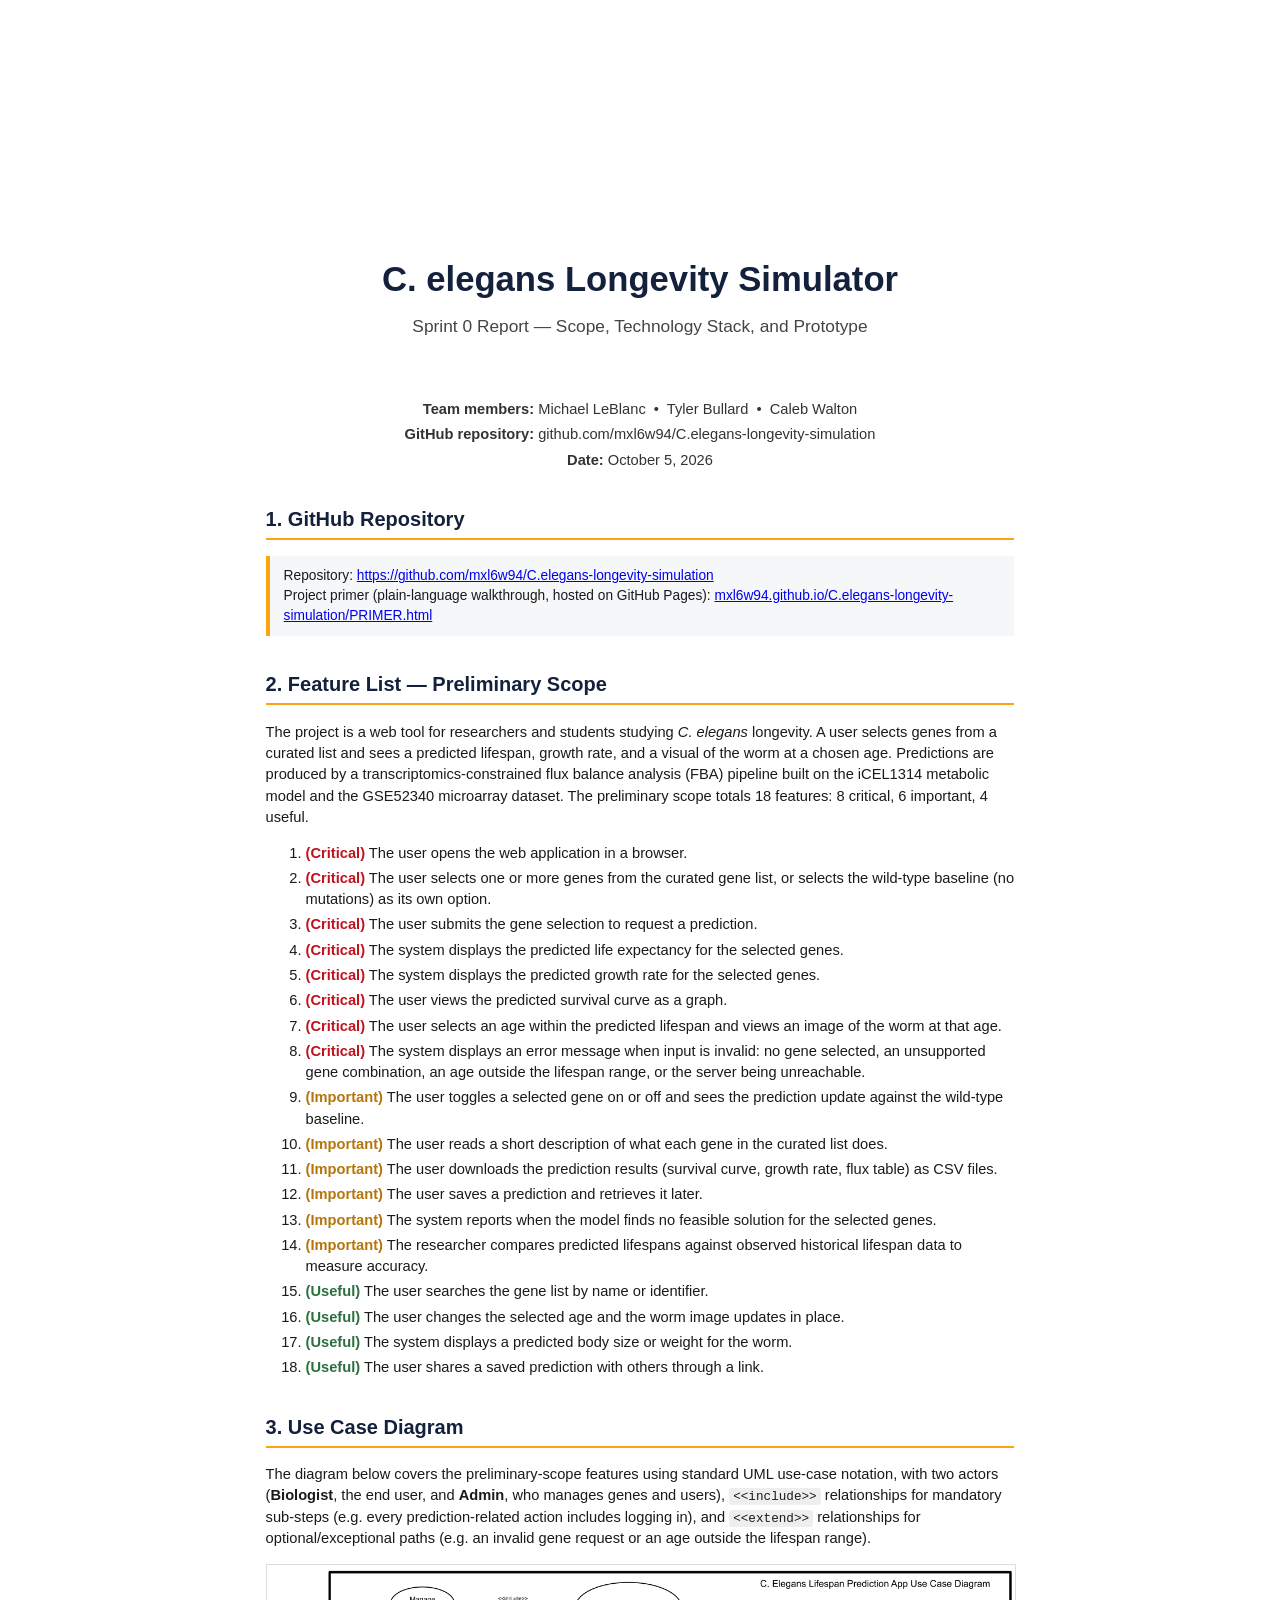
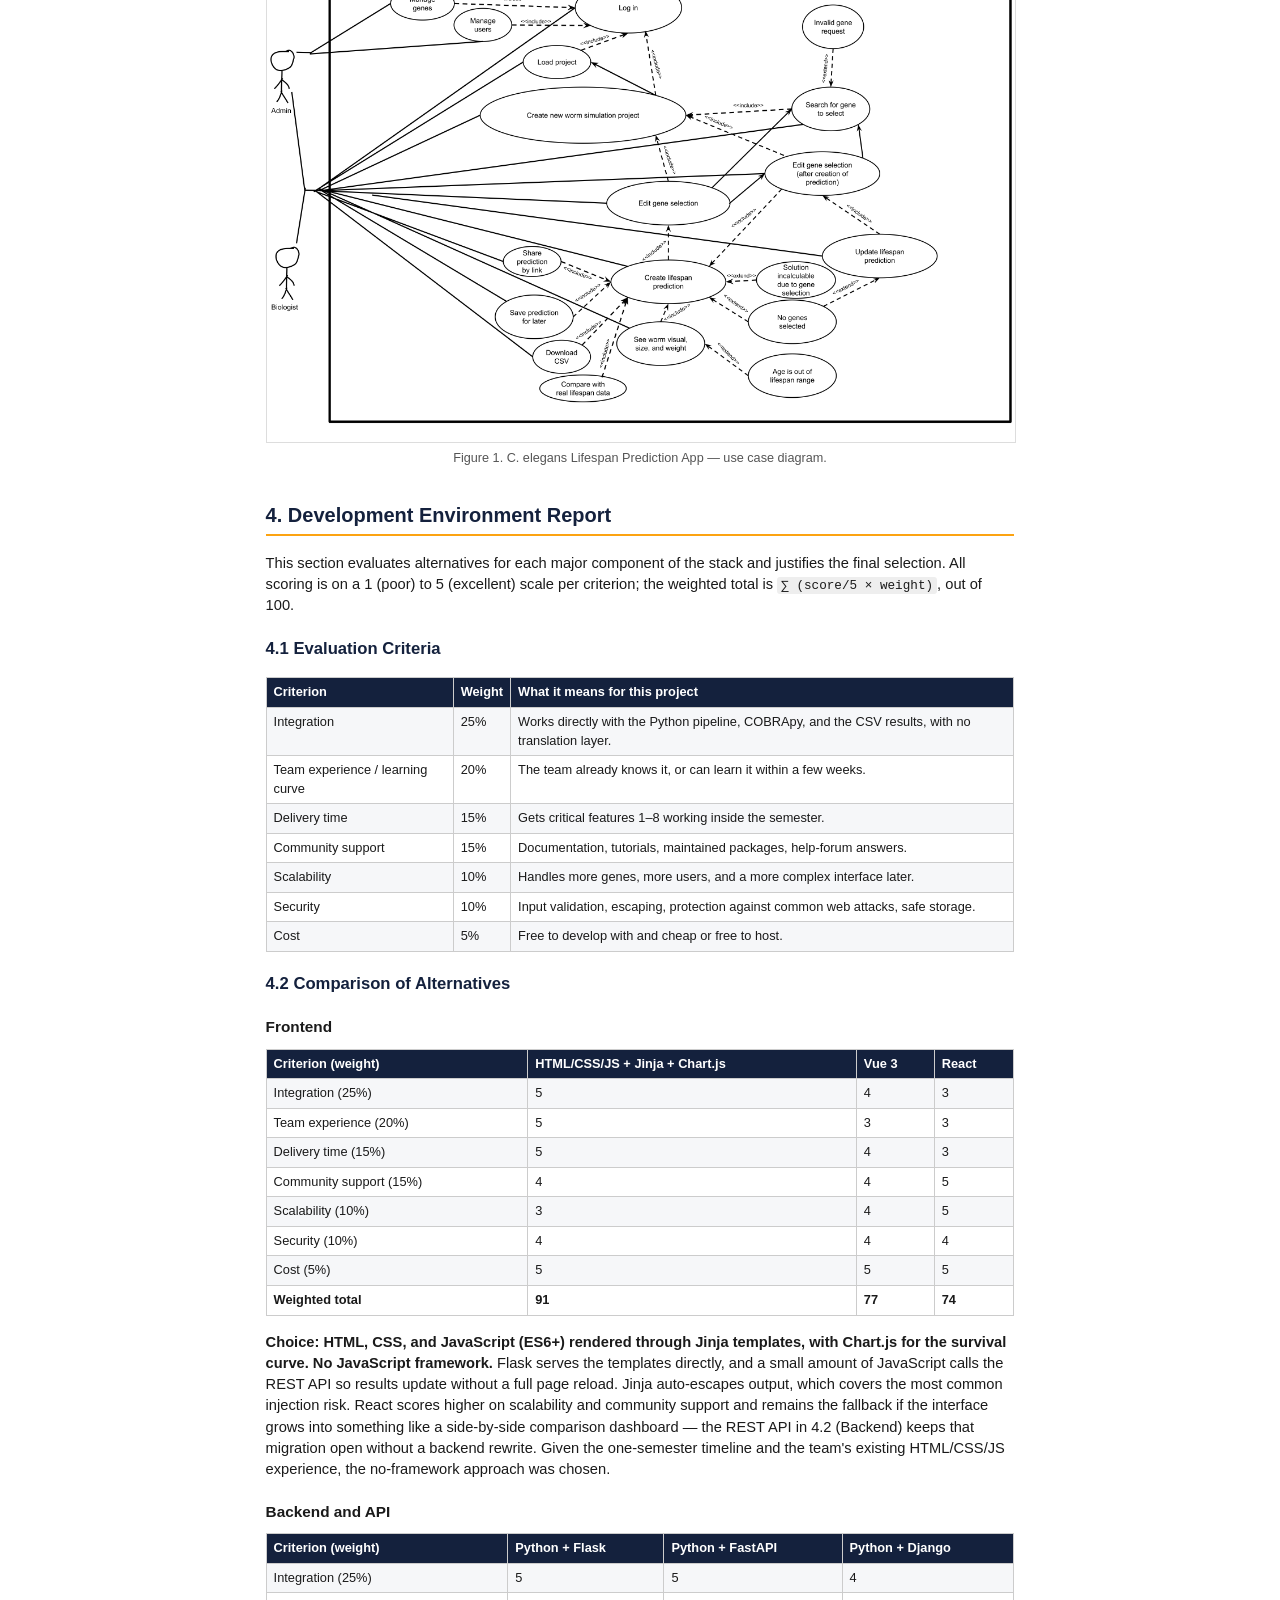
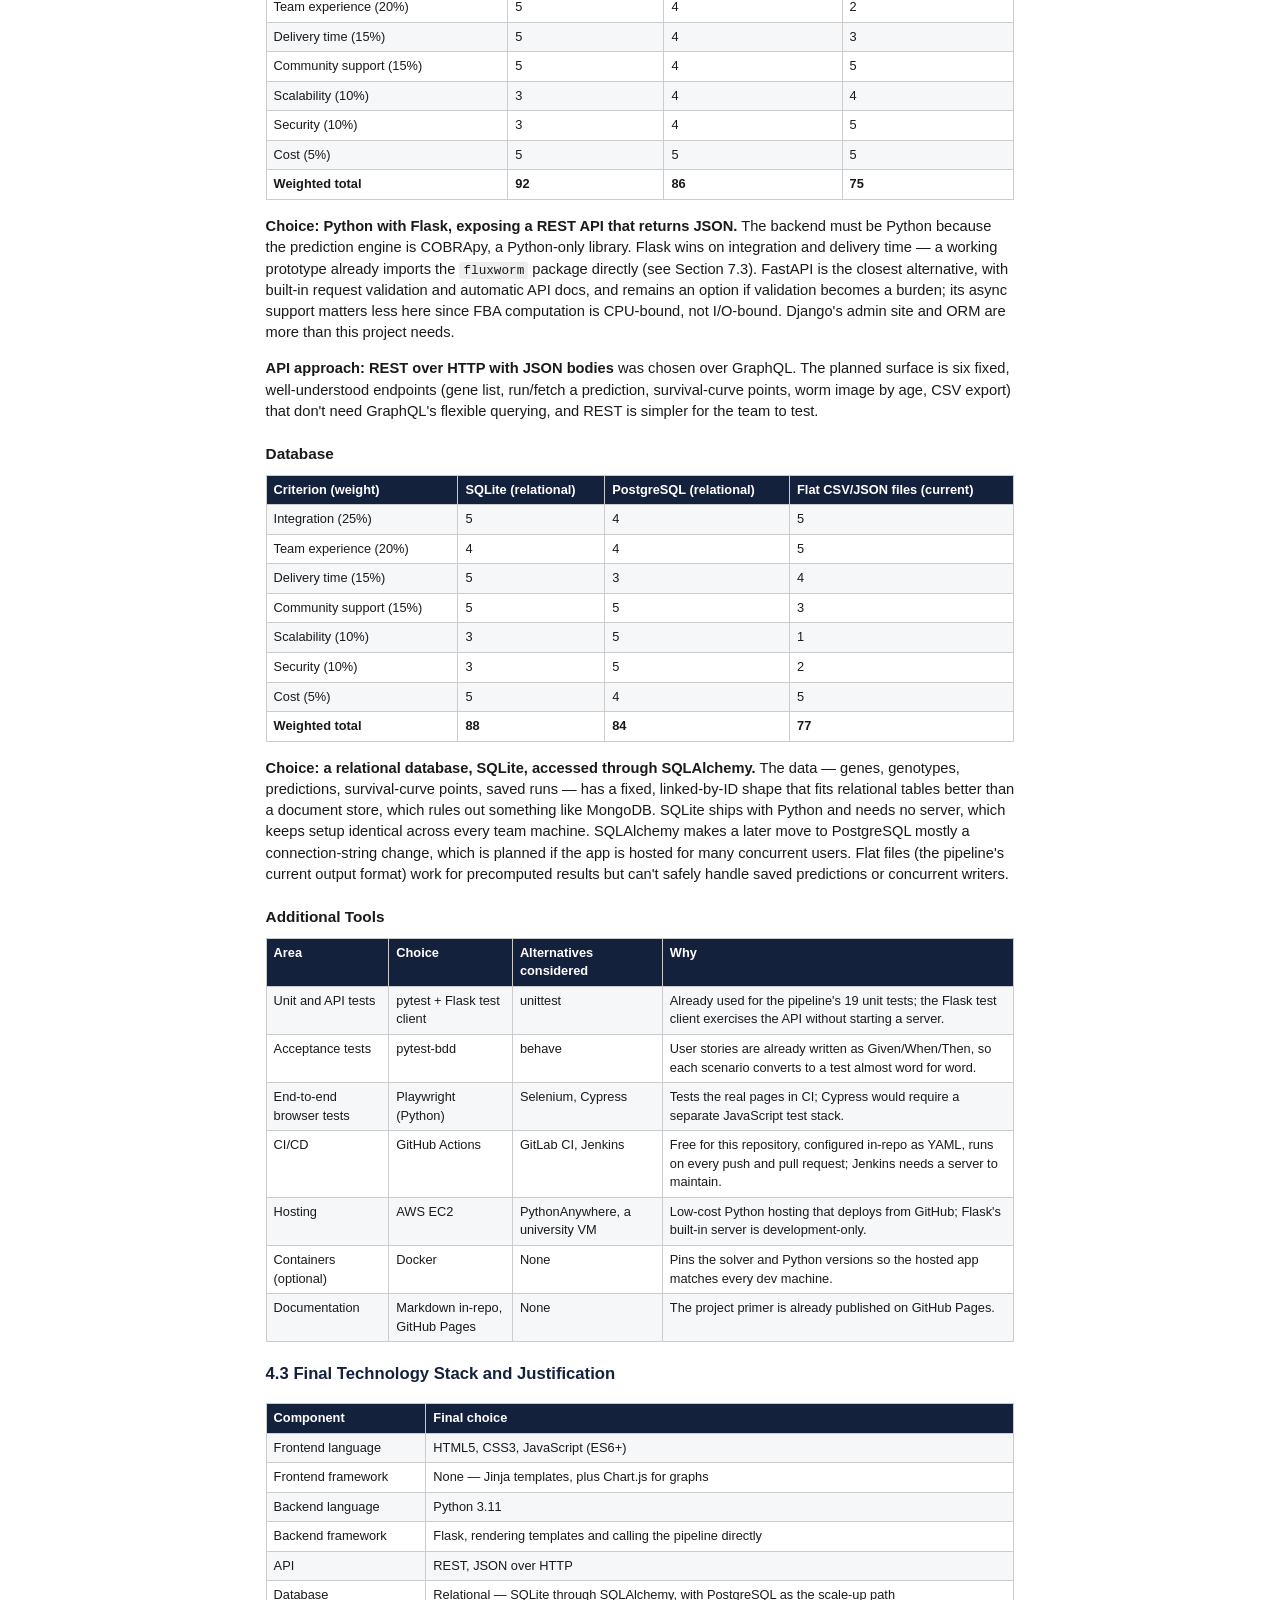
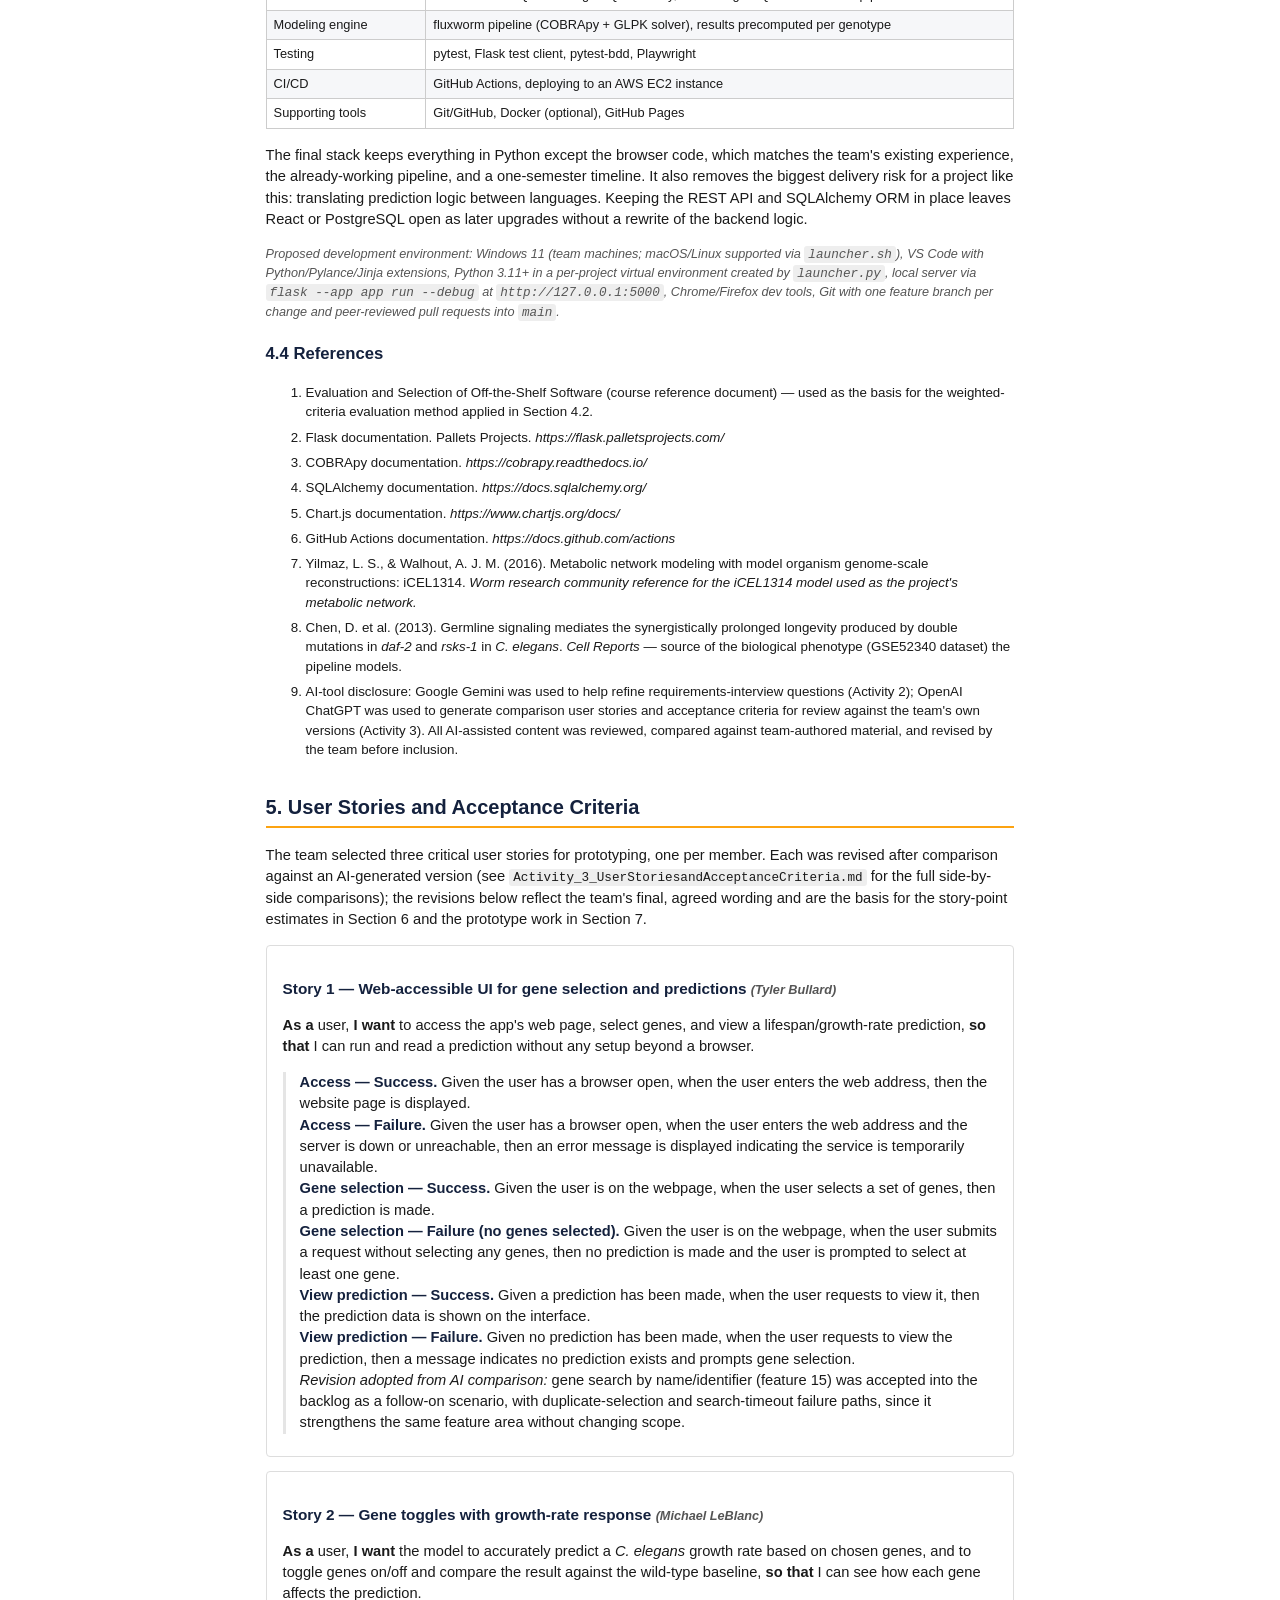
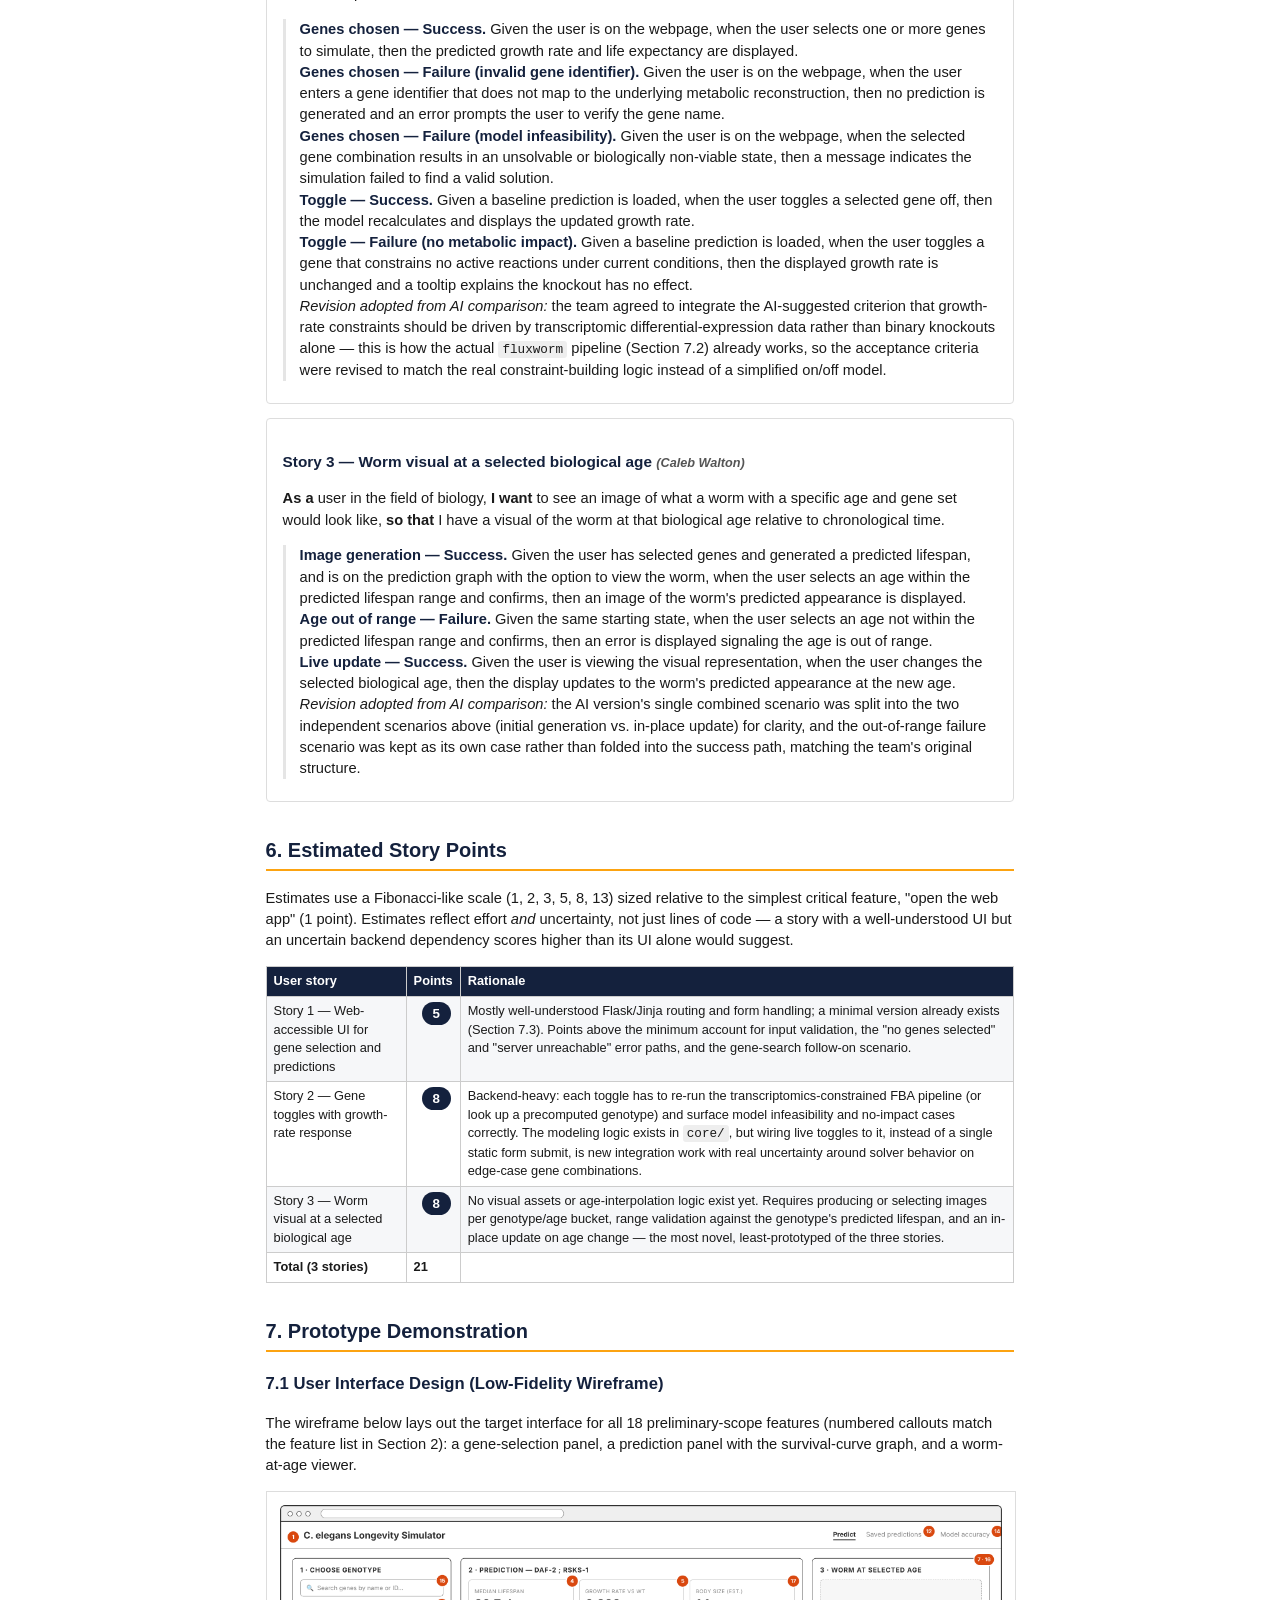
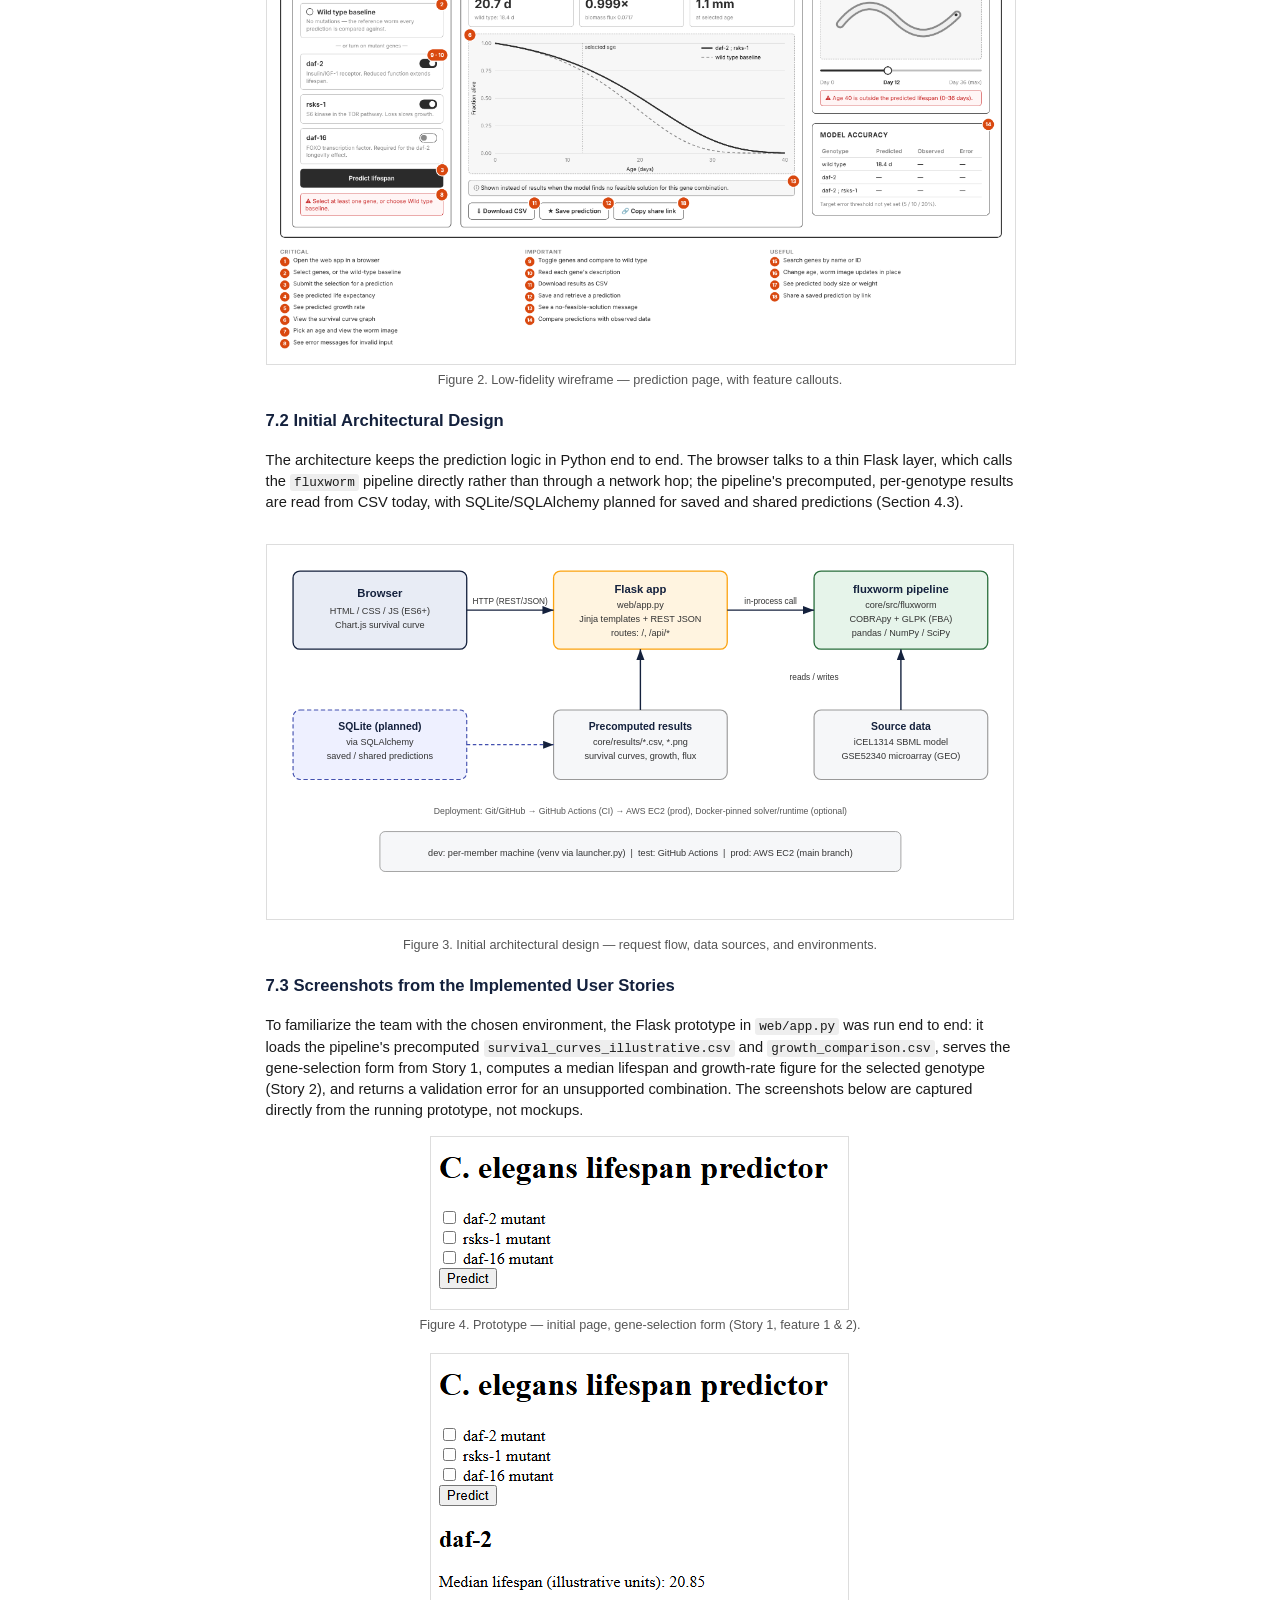
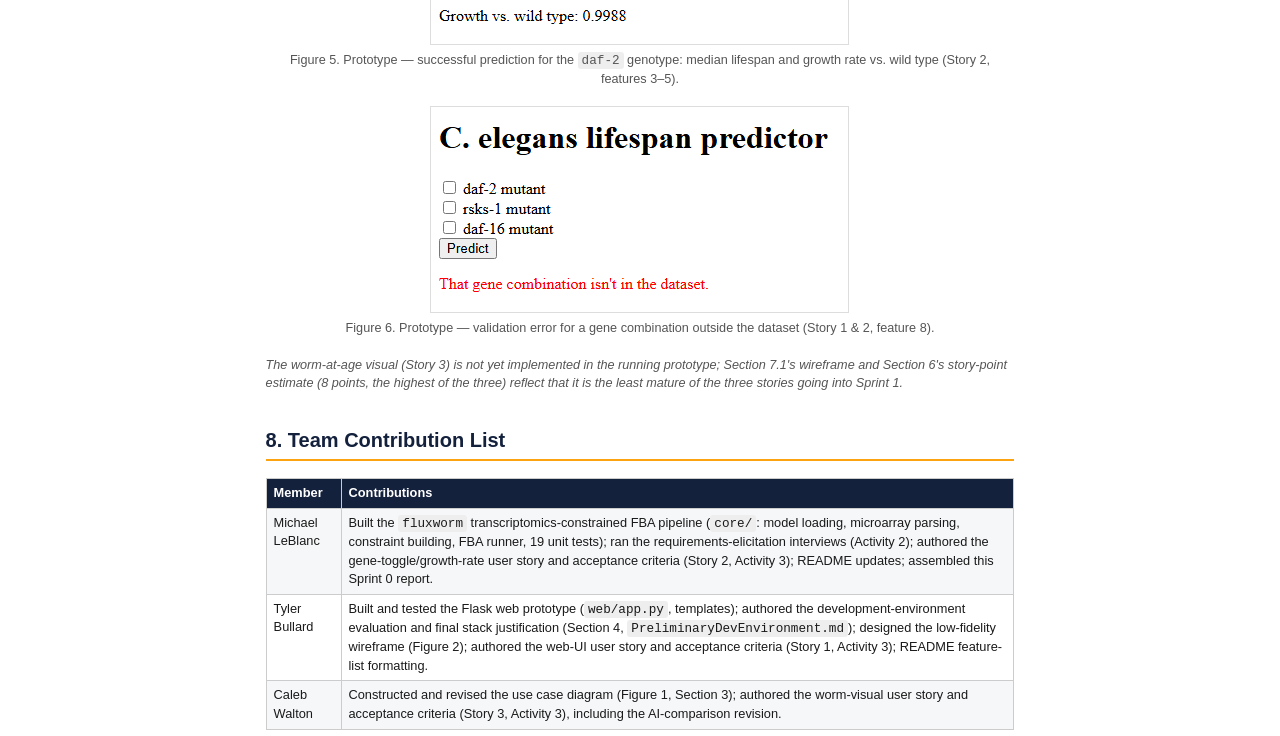
<file: sprint0/Sprint0_Report.html>
<!doctype html>
<html>
<head>
<meta charset="utf-8">
<title>Sprint 0 Report</title>
<style>
  @page { size: Letter; margin: 0.85in; }
  body {
    font-family: "Calibri", "Segoe UI", Arial, sans-serif;
    color: #1a1a1a;
    font-size: 11pt;
    line-height: 1.45;
    max-width: 7.8in;
    margin: 0 auto;
  }
  h1 { font-size: 22pt; margin-bottom: 2px; color: #14213d; }
  h2 {
    font-size: 15pt; color: #14213d; border-bottom: 2px solid #fca311;
    padding-bottom: 4px; margin-top: 34px;
  }
  h3 { font-size: 12.5pt; color: #14213d; margin-top: 20px; }
  h4 { font-size: 11.5pt; margin-bottom: 4px; }
  .cover {
    text-align: center; padding-top: 2.4in; page-break-after: always;
  }
  .cover h1 { font-size: 26pt; }
  .cover .sub { font-size: 13pt; color: #444; margin-top: 10px; }
  .cover .meta { margin-top: 60px; font-size: 11pt; color: #333; }
  .cover .meta div { margin: 4px 0; }
  table {
    border-collapse: collapse; width: 100%; margin: 10px 0 16px 0; font-size: 9.6pt;
  }
  th, td {
    border: 1px solid #ccc; padding: 5px 7px; text-align: left; vertical-align: top;
  }
  th { background: #14213d; color: #fff; }
  tr:nth-child(even) { background: #f6f7f9; }
  .weighted { font-weight: bold; }
  .priority-critical { color: #c1121f; font-weight: 600; }
  .priority-important { color: #b5750a; font-weight: 600; }
  .priority-useful { color: #2a6f3d; font-weight: 600; }
  ol.features li { margin-bottom: 4px; }
  img { max-width: 100%; display: block; margin: 12px auto; border: 1px solid #ddd; }
  .caption { text-align: center; font-size: 9.5pt; color: #555; margin-top: -6px; margin-bottom: 18px; }
  .box {
    background: #f6f7f9; border-left: 4px solid #fca311; padding: 10px 14px;
    margin: 12px 0; font-size: 10.3pt;
  }
  .story-block { border: 1px solid #ddd; border-radius: 4px; padding: 12px 16px; margin: 14px 0; }
  .story-block h4 { color: #14213d; }
  .ac { margin: 6px 0 10px 0; padding-left: 14px; border-left: 3px solid #e5e5e5; }
  .ac b { color: #14213d; }
  .points {
    display: inline-block; background: #14213d; color: #fff; border-radius: 12px;
    padding: 2px 11px; font-size: 10pt; font-weight: 600; margin-left: 8px;
  }
  .refs ol li { margin-bottom: 6px; font-size: 10pt; }
  .toc { font-size: 10.5pt; }
  .toc a { text-decoration: none; color: #14213d; }
  .page-break { page-break-before: always; }
  footer-note { font-size: 9pt; color: #777; }
  .small-note { font-size: 9.5pt; color: #555; font-style: italic; }
  code { background: #eee; padding: 1px 4px; border-radius: 3px; font-size: 9.5pt; }
</style>
</head>
<body>

<!-- COVER PAGE -->
<div class="cover">
  <h1>C. elegans Longevity Simulator</h1>
  <div class="sub">Sprint 0 Report — Scope, Technology Stack, and Prototype</div>
  <div class="meta">
    <div><b>Team members:</b> Michael LeBlanc &nbsp;•&nbsp; Tyler Bullard &nbsp;•&nbsp; Caleb Walton</div>
    <div><b>GitHub repository:</b> github.com/mxl6w94/C.elegans-longevity-simulation</div>
    <div><b>Date:</b> October 5, 2026</div>
  </div>
</div>

<!-- 1. REPO LINK -->
<h2 id="repo">1. GitHub Repository</h2>
<div class="box">
  Repository: <a href="https://github.com/mxl6w94/C.elegans-longevity-simulation">https://github.com/mxl6w94/C.elegans-longevity-simulation</a><br>
  Project primer (plain-language walkthrough, hosted on GitHub Pages): <a href="https://mxl6w94.github.io/C.elegans-longevity-simulation/PRIMER.html">mxl6w94.github.io/C.elegans-longevity-simulation/PRIMER.html</a>
</div>

<!-- 2. FEATURE LIST -->
<h2 id="features">2. Feature List — Preliminary Scope</h2>
<p>The project is a web tool for researchers and students studying <i>C. elegans</i> longevity. A user selects genes from a curated list and sees a predicted lifespan, growth rate, and a visual of the worm at a chosen age. Predictions are produced by a transcriptomics-constrained flux balance analysis (FBA) pipeline built on the iCEL1314 metabolic model and the GSE52340 microarray dataset. The preliminary scope totals 18 features: 8 critical, 6 important, 4 useful.</p>

<ol class="features">
  <li><span class="priority-critical">(Critical)</span> The user opens the web application in a browser.</li>
  <li><span class="priority-critical">(Critical)</span> The user selects one or more genes from the curated gene list, or selects the wild-type baseline (no mutations) as its own option.</li>
  <li><span class="priority-critical">(Critical)</span> The user submits the gene selection to request a prediction.</li>
  <li><span class="priority-critical">(Critical)</span> The system displays the predicted life expectancy for the selected genes.</li>
  <li><span class="priority-critical">(Critical)</span> The system displays the predicted growth rate for the selected genes.</li>
  <li><span class="priority-critical">(Critical)</span> The user views the predicted survival curve as a graph.</li>
  <li><span class="priority-critical">(Critical)</span> The user selects an age within the predicted lifespan and views an image of the worm at that age.</li>
  <li><span class="priority-critical">(Critical)</span> The system displays an error message when input is invalid: no gene selected, an unsupported gene combination, an age outside the lifespan range, or the server being unreachable.</li>
  <li><span class="priority-important">(Important)</span> The user toggles a selected gene on or off and sees the prediction update against the wild-type baseline.</li>
  <li><span class="priority-important">(Important)</span> The user reads a short description of what each gene in the curated list does.</li>
  <li><span class="priority-important">(Important)</span> The user downloads the prediction results (survival curve, growth rate, flux table) as CSV files.</li>
  <li><span class="priority-important">(Important)</span> The user saves a prediction and retrieves it later.</li>
  <li><span class="priority-important">(Important)</span> The system reports when the model finds no feasible solution for the selected genes.</li>
  <li><span class="priority-important">(Important)</span> The researcher compares predicted lifespans against observed historical lifespan data to measure accuracy.</li>
  <li><span class="priority-useful">(Useful)</span> The user searches the gene list by name or identifier.</li>
  <li><span class="priority-useful">(Useful)</span> The user changes the selected age and the worm image updates in place.</li>
  <li><span class="priority-useful">(Useful)</span> The system displays a predicted body size or weight for the worm.</li>
  <li><span class="priority-useful">(Useful)</span> The user shares a saved prediction with others through a link.</li>
</ol>

<!-- 3. USE CASE DIAGRAM -->
<h2 id="usecase">3. Use Case Diagram</h2>
<p>The diagram below covers the preliminary-scope features using standard UML use-case notation, with two actors (<b>Biologist</b>, the end user, and <b>Admin</b>, who manages genes and users), <code>&lt;&lt;include&gt;&gt;</code> relationships for mandatory sub-steps (e.g. every prediction-related action includes logging in), and <code>&lt;&lt;extend&gt;&gt;</code> relationships for optional/exceptional paths (e.g. an invalid gene request or an age outside the lifespan range).</p>
<img src="usecase_render_0.png" alt="Use case diagram">
<div class="caption">Figure 1. C. elegans Lifespan Prediction App — use case diagram.</div>

<!-- 4. DEV ENVIRONMENT REPORT -->
<h2 class="page-break" id="devenv">4. Development Environment Report</h2>
<p>This section evaluates alternatives for each major component of the stack and justifies the final selection. All scoring is on a 1 (poor) to 5 (excellent) scale per criterion; the weighted total is <code>&sum; (score/5 &times; weight)</code>, out of 100.</p>

<h3>4.1 Evaluation Criteria</h3>
<table>
<tr><th>Criterion</th><th>Weight</th><th>What it means for this project</th></tr>
<tr><td>Integration</td><td>25%</td><td>Works directly with the Python pipeline, COBRApy, and the CSV results, with no translation layer.</td></tr>
<tr><td>Team experience / learning curve</td><td>20%</td><td>The team already knows it, or can learn it within a few weeks.</td></tr>
<tr><td>Delivery time</td><td>15%</td><td>Gets critical features 1–8 working inside the semester.</td></tr>
<tr><td>Community support</td><td>15%</td><td>Documentation, tutorials, maintained packages, help-forum answers.</td></tr>
<tr><td>Scalability</td><td>10%</td><td>Handles more genes, more users, and a more complex interface later.</td></tr>
<tr><td>Security</td><td>10%</td><td>Input validation, escaping, protection against common web attacks, safe storage.</td></tr>
<tr><td>Cost</td><td>5%</td><td>Free to develop with and cheap or free to host.</td></tr>
</table>

<h3>4.2 Comparison of Alternatives</h3>

<h4>Frontend</h4>
<table>
<tr><th>Criterion (weight)</th><th>HTML/CSS/JS + Jinja + Chart.js</th><th>Vue 3</th><th>React</th></tr>
<tr><td>Integration (25%)</td><td>5</td><td>4</td><td>3</td></tr>
<tr><td>Team experience (20%)</td><td>5</td><td>3</td><td>3</td></tr>
<tr><td>Delivery time (15%)</td><td>5</td><td>4</td><td>3</td></tr>
<tr><td>Community support (15%)</td><td>4</td><td>4</td><td>5</td></tr>
<tr><td>Scalability (10%)</td><td>3</td><td>4</td><td>5</td></tr>
<tr><td>Security (10%)</td><td>4</td><td>4</td><td>4</td></tr>
<tr><td>Cost (5%)</td><td>5</td><td>5</td><td>5</td></tr>
<tr class="weighted"><td>Weighted total</td><td>91</td><td>77</td><td>74</td></tr>
</table>
<p><b>Choice: HTML, CSS, and JavaScript (ES6+) rendered through Jinja templates, with Chart.js for the survival curve. No JavaScript framework.</b> Flask serves the templates directly, and a small amount of JavaScript calls the REST API so results update without a full page reload. Jinja auto-escapes output, which covers the most common injection risk. React scores higher on scalability and community support and remains the fallback if the interface grows into something like a side-by-side comparison dashboard — the REST API in 4.2 (Backend) keeps that migration open without a backend rewrite. Given the one-semester timeline and the team's existing HTML/CSS/JS experience, the no-framework approach was chosen.</p>

<h4>Backend and API</h4>
<table>
<tr><th>Criterion (weight)</th><th>Python + Flask</th><th>Python + FastAPI</th><th>Python + Django</th></tr>
<tr><td>Integration (25%)</td><td>5</td><td>5</td><td>4</td></tr>
<tr><td>Team experience (20%)</td><td>5</td><td>4</td><td>2</td></tr>
<tr><td>Delivery time (15%)</td><td>5</td><td>4</td><td>3</td></tr>
<tr><td>Community support (15%)</td><td>5</td><td>4</td><td>5</td></tr>
<tr><td>Scalability (10%)</td><td>3</td><td>4</td><td>4</td></tr>
<tr><td>Security (10%)</td><td>3</td><td>4</td><td>5</td></tr>
<tr><td>Cost (5%)</td><td>5</td><td>5</td><td>5</td></tr>
<tr class="weighted"><td>Weighted total</td><td>92</td><td>86</td><td>75</td></tr>
</table>
<p><b>Choice: Python with Flask, exposing a REST API that returns JSON.</b> The backend must be Python because the prediction engine is COBRApy, a Python-only library. Flask wins on integration and delivery time — a working prototype already imports the <code>fluxworm</code> package directly (see Section 7.3). FastAPI is the closest alternative, with built-in request validation and automatic API docs, and remains an option if validation becomes a burden; its async support matters less here since FBA computation is CPU-bound, not I/O-bound. Django's admin site and ORM are more than this project needs.</p>
<p><b>API approach: REST over HTTP with JSON bodies</b> was chosen over GraphQL. The planned surface is six fixed, well-understood endpoints (gene list, run/fetch a prediction, survival-curve points, worm image by age, CSV export) that don't need GraphQL's flexible querying, and REST is simpler for the team to test.</p>

<h4>Database</h4>
<table>
<tr><th>Criterion (weight)</th><th>SQLite (relational)</th><th>PostgreSQL (relational)</th><th>Flat CSV/JSON files (current)</th></tr>
<tr><td>Integration (25%)</td><td>5</td><td>4</td><td>5</td></tr>
<tr><td>Team experience (20%)</td><td>4</td><td>4</td><td>5</td></tr>
<tr><td>Delivery time (15%)</td><td>5</td><td>3</td><td>4</td></tr>
<tr><td>Community support (15%)</td><td>5</td><td>5</td><td>3</td></tr>
<tr><td>Scalability (10%)</td><td>3</td><td>5</td><td>1</td></tr>
<tr><td>Security (10%)</td><td>3</td><td>5</td><td>2</td></tr>
<tr><td>Cost (5%)</td><td>5</td><td>4</td><td>5</td></tr>
<tr class="weighted"><td>Weighted total</td><td>88</td><td>84</td><td>77</td></tr>
</table>
<p><b>Choice: a relational database, SQLite, accessed through SQLAlchemy.</b> The data — genes, genotypes, predictions, survival-curve points, saved runs — has a fixed, linked-by-ID shape that fits relational tables better than a document store, which rules out something like MongoDB. SQLite ships with Python and needs no server, which keeps setup identical across every team machine. SQLAlchemy makes a later move to PostgreSQL mostly a connection-string change, which is planned if the app is hosted for many concurrent users. Flat files (the pipeline's current output format) work for precomputed results but can't safely handle saved predictions or concurrent writers.</p>

<h4>Additional Tools</h4>
<table>
<tr><th>Area</th><th>Choice</th><th>Alternatives considered</th><th>Why</th></tr>
<tr><td>Unit and API tests</td><td>pytest + Flask test client</td><td>unittest</td><td>Already used for the pipeline's 19 unit tests; the Flask test client exercises the API without starting a server.</td></tr>
<tr><td>Acceptance tests</td><td>pytest-bdd</td><td>behave</td><td>User stories are already written as Given/When/Then, so each scenario converts to a test almost word for word.</td></tr>
<tr><td>End-to-end browser tests</td><td>Playwright (Python)</td><td>Selenium, Cypress</td><td>Tests the real pages in CI; Cypress would require a separate JavaScript test stack.</td></tr>
<tr><td>CI/CD</td><td>GitHub Actions</td><td>GitLab CI, Jenkins</td><td>Free for this repository, configured in-repo as YAML, runs on every push and pull request; Jenkins needs a server to maintain.</td></tr>
<tr><td>Hosting</td><td>AWS EC2</td><td>PythonAnywhere, a university VM</td><td>Low-cost Python hosting that deploys from GitHub; Flask's built-in server is development-only.</td></tr>
<tr><td>Containers (optional)</td><td>Docker</td><td>None</td><td>Pins the solver and Python versions so the hosted app matches every dev machine.</td></tr>
<tr><td>Documentation</td><td>Markdown in-repo, GitHub Pages</td><td>None</td><td>The project primer is already published on GitHub Pages.</td></tr>
</table>

<h3>4.3 Final Technology Stack and Justification</h3>
<table>
<tr><th>Component</th><th>Final choice</th></tr>
<tr><td>Frontend language</td><td>HTML5, CSS3, JavaScript (ES6+)</td></tr>
<tr><td>Frontend framework</td><td>None — Jinja templates, plus Chart.js for graphs</td></tr>
<tr><td>Backend language</td><td>Python 3.11</td></tr>
<tr><td>Backend framework</td><td>Flask, rendering templates and calling the pipeline directly</td></tr>
<tr><td>API</td><td>REST, JSON over HTTP</td></tr>
<tr><td>Database</td><td>Relational — SQLite through SQLAlchemy, with PostgreSQL as the scale-up path</td></tr>
<tr><td>Modeling engine</td><td>fluxworm pipeline (COBRApy + GLPK solver), results precomputed per genotype</td></tr>
<tr><td>Testing</td><td>pytest, Flask test client, pytest-bdd, Playwright</td></tr>
<tr><td>CI/CD</td><td>GitHub Actions, deploying to an AWS EC2 instance</td></tr>
<tr><td>Supporting tools</td><td>Git/GitHub, Docker (optional), GitHub Pages</td></tr>
</table>
<p>The final stack keeps everything in Python except the browser code, which matches the team's existing experience, the already-working pipeline, and a one-semester timeline. It also removes the biggest delivery risk for a project like this: translating prediction logic between languages. Keeping the REST API and SQLAlchemy ORM in place leaves React or PostgreSQL open as later upgrades without a rewrite of the backend logic.</p>
<p class="small-note">Proposed development environment: Windows 11 (team machines; macOS/Linux supported via <code>launcher.sh</code>), VS Code with Python/Pylance/Jinja extensions, Python 3.11+ in a per-project virtual environment created by <code>launcher.py</code>, local server via <code>flask --app app run --debug</code> at <code>http://127.0.0.1:5000</code>, Chrome/Firefox dev tools, Git with one feature branch per change and peer-reviewed pull requests into <code>main</code>.</p>

<h3>4.4 References</h3>
<div class="refs">
<ol>
<li>Evaluation and Selection of Off-the-Shelf Software (course reference document) — used as the basis for the weighted-criteria evaluation method applied in Section 4.2.</li>
<li>Flask documentation. Pallets Projects. <i>https://flask.palletsprojects.com/</i></li>
<li>COBRApy documentation. <i>https://cobrapy.readthedocs.io/</i></li>
<li>SQLAlchemy documentation. <i>https://docs.sqlalchemy.org/</i></li>
<li>Chart.js documentation. <i>https://www.chartjs.org/docs/</i></li>
<li>GitHub Actions documentation. <i>https://docs.github.com/actions</i></li>
<li>Yilmaz, L. S., &amp; Walhout, A. J. M. (2016). Metabolic network modeling with model organism genome-scale reconstructions: iCEL1314. <i>Worm research community reference for the iCEL1314 model used as the project's metabolic network.</i></li>
<li>Chen, D. et al. (2013). Germline signaling mediates the synergistically prolonged longevity produced by double mutations in <i>daf-2</i> and <i>rsks-1</i> in <i>C. elegans</i>. <i>Cell Reports</i> — source of the biological phenotype (GSE52340 dataset) the pipeline models.</li>
<li>AI-tool disclosure: Google Gemini was used to help refine requirements-interview questions (Activity 2); OpenAI ChatGPT was used to generate comparison user stories and acceptance criteria for review against the team's own versions (Activity 3). All AI-assisted content was reviewed, compared against team-authored material, and revised by the team before inclusion.</li>
</ol>
</div>

<!-- 5. USER STORIES -->
<h2 class="page-break" id="stories">5. User Stories and Acceptance Criteria</h2>
<p>The team selected three critical user stories for prototyping, one per member. Each was revised after comparison against an AI-generated version (see <code>Activity_3_UserStoriesandAcceptanceCriteria.md</code> for the full side-by-side comparisons); the revisions below reflect the team's final, agreed wording and are the basis for the story-point estimates in Section 6 and the prototype work in Section 7.</p>

<div class="story-block">
<h4>Story 1 — Web-accessible UI for gene selection and predictions <span class="small-note">(Tyler Bullard)</span></h4>
<p><b>As a</b> user, <b>I want</b> to access the app's web page, select genes, and view a lifespan/growth-rate prediction, <b>so that</b> I can run and read a prediction without any setup beyond a browser.</p>
<div class="ac">
<b>Access — Success.</b> Given the user has a browser open, when the user enters the web address, then the website page is displayed.<br>
<b>Access — Failure.</b> Given the user has a browser open, when the user enters the web address and the server is down or unreachable, then an error message is displayed indicating the service is temporarily unavailable.<br>
<b>Gene selection — Success.</b> Given the user is on the webpage, when the user selects a set of genes, then a prediction is made.<br>
<b>Gene selection — Failure (no genes selected).</b> Given the user is on the webpage, when the user submits a request without selecting any genes, then no prediction is made and the user is prompted to select at least one gene.<br>
<b>View prediction — Success.</b> Given a prediction has been made, when the user requests to view it, then the prediction data is shown on the interface.<br>
<b>View prediction — Failure.</b> Given no prediction has been made, when the user requests to view the prediction, then a message indicates no prediction exists and prompts gene selection.<br>
<i>Revision adopted from AI comparison:</i> gene search by name/identifier (feature 15) was accepted into the backlog as a follow-on scenario, with duplicate-selection and search-timeout failure paths, since it strengthens the same feature area without changing scope.
</div>
</div>

<div class="story-block">
<h4>Story 2 — Gene toggles with growth-rate response <span class="small-note">(Michael LeBlanc)</span></h4>
<p><b>As a</b> user, <b>I want</b> the model to accurately predict a <i>C. elegans</i> growth rate based on chosen genes, and to toggle genes on/off and compare the result against the wild-type baseline, <b>so that</b> I can see how each gene affects the prediction.</p>
<div class="ac">
<b>Genes chosen — Success.</b> Given the user is on the webpage, when the user selects one or more genes to simulate, then the predicted growth rate and life expectancy are displayed.<br>
<b>Genes chosen — Failure (invalid gene identifier).</b> Given the user is on the webpage, when the user enters a gene identifier that does not map to the underlying metabolic reconstruction, then no prediction is generated and an error prompts the user to verify the gene name.<br>
<b>Genes chosen — Failure (model infeasibility).</b> Given the user is on the webpage, when the selected gene combination results in an unsolvable or biologically non-viable state, then a message indicates the simulation failed to find a valid solution.<br>
<b>Toggle — Success.</b> Given a baseline prediction is loaded, when the user toggles a selected gene off, then the model recalculates and displays the updated growth rate.<br>
<b>Toggle — Failure (no metabolic impact).</b> Given a baseline prediction is loaded, when the user toggles a gene that constrains no active reactions under current conditions, then the displayed growth rate is unchanged and a tooltip explains the knockout has no effect.<br>
<i>Revision adopted from AI comparison:</i> the team agreed to integrate the AI-suggested criterion that growth-rate constraints should be driven by transcriptomic differential-expression data rather than binary knockouts alone — this is how the actual <code>fluxworm</code> pipeline (Section 7.2) already works, so the acceptance criteria were revised to match the real constraint-building logic instead of a simplified on/off model.
</div>
</div>

<div class="story-block">
<h4>Story 3 — Worm visual at a selected biological age <span class="small-note">(Caleb Walton)</span></h4>
<p><b>As a</b> user in the field of biology, <b>I want</b> to see an image of what a worm with a specific age and gene set would look like, <b>so that</b> I have a visual of the worm at that biological age relative to chronological time.</p>
<div class="ac">
<b>Image generation — Success.</b> Given the user has selected genes and generated a predicted lifespan, and is on the prediction graph with the option to view the worm, when the user selects an age within the predicted lifespan range and confirms, then an image of the worm's predicted appearance is displayed.<br>
<b>Age out of range — Failure.</b> Given the same starting state, when the user selects an age not within the predicted lifespan range and confirms, then an error is displayed signaling the age is out of range.<br>
<b>Live update — Success.</b> Given the user is viewing the visual representation, when the user changes the selected biological age, then the display updates to the worm's predicted appearance at the new age.<br>
<i>Revision adopted from AI comparison:</i> the AI version's single combined scenario was split into the two independent scenarios above (initial generation vs. in-place update) for clarity, and the out-of-range failure scenario was kept as its own case rather than folded into the success path, matching the team's original structure.
</div>
</div>

<!-- 6. STORY POINTS -->
<h2 id="points">6. Estimated Story Points</h2>
<p>Estimates use a Fibonacci-like scale (1, 2, 3, 5, 8, 13) sized relative to the simplest critical feature, "open the web app" (1 point). Estimates reflect effort <i>and</i> uncertainty, not just lines of code — a story with a well-understood UI but an uncertain backend dependency scores higher than its UI alone would suggest.</p>
<table>
<tr><th>User story</th><th>Points</th><th>Rationale</th></tr>
<tr>
  <td>Story 1 — Web-accessible UI for gene selection and predictions</td>
  <td><span class="points">5</span></td>
  <td>Mostly well-understood Flask/Jinja routing and form handling; a minimal version already exists (Section 7.3). Points above the minimum account for input validation, the "no genes selected" and "server unreachable" error paths, and the gene-search follow-on scenario.</td>
</tr>
<tr>
  <td>Story 2 — Gene toggles with growth-rate response</td>
  <td><span class="points">8</span></td>
  <td>Backend-heavy: each toggle has to re-run the transcriptomics-constrained FBA pipeline (or look up a precomputed genotype) and surface model infeasibility and no-impact cases correctly. The modeling logic exists in <code>core/</code>, but wiring live toggles to it, instead of a single static form submit, is new integration work with real uncertainty around solver behavior on edge-case gene combinations.</td>
</tr>
<tr>
  <td>Story 3 — Worm visual at a selected biological age</td>
  <td><span class="points">8</span></td>
  <td>No visual assets or age-interpolation logic exist yet. Requires producing or selecting images per genotype/age bucket, range validation against the genotype's predicted lifespan, and an in-place update on age change — the most novel, least-prototyped of the three stories.</td>
</tr>
<tr class="weighted"><td>Total (3 stories)</td><td>21</td><td>&nbsp;</td></tr>
</table>

<!-- 7. PROTOTYPE -->
<h2 class="page-break" id="prototype">7. Prototype Demonstration</h2>

<h3>7.1 User Interface Design (Low-Fidelity Wireframe)</h3>
<p>The wireframe below lays out the target interface for all 18 preliminary-scope features (numbered callouts match the feature list in Section 2): a gene-selection panel, a prediction panel with the survival-curve graph, and a worm-at-age viewer.</p>
<img src="Wireframe_PredictionPage.png" alt="Low-fidelity wireframe of the prediction page">
<div class="caption">Figure 2. Low-fidelity wireframe — prediction page, with feature callouts.</div>

<h3>7.2 Initial Architectural Design</h3>
<p>The architecture keeps the prediction logic in Python end to end. The browser talks to a thin Flask layer, which calls the <code>fluxworm</code> pipeline directly rather than through a network hop; the pipeline's precomputed, per-genotype results are read from CSV today, with SQLite/SQLAlchemy planned for saved and shared predictions (Section 4.3).</p>

<svg viewBox="0 0 860 430" xmlns="http://www.w3.org/2000/svg" style="max-width:100%; border:1px solid #ddd; background:#fff; margin:16px 0;">
  <defs>
    <marker id="arrow" markerWidth="10" markerHeight="10" refX="8" refY="3" orient="auto">
      <path d="M0,0 L8,3 L0,6 Z" fill="#14213d"/>
    </marker>
  </defs>

  <rect x="30" y="30" width="200" height="90" rx="8" fill="#e8ecf5" stroke="#14213d" stroke-width="1.5"/>
  <text x="130" y="60" text-anchor="middle" font-size="13" font-weight="bold" fill="#14213d">Browser</text>
  <text x="130" y="80" text-anchor="middle" font-size="10.5" fill="#333">HTML / CSS / JS (ES6+)</text>
  <text x="130" y="96" text-anchor="middle" font-size="10.5" fill="#333">Chart.js survival curve</text>

  <rect x="330" y="30" width="200" height="90" rx="8" fill="#fff4e0" stroke="#fca311" stroke-width="1.5"/>
  <text x="430" y="55" text-anchor="middle" font-size="13" font-weight="bold" fill="#14213d">Flask app</text>
  <text x="430" y="73" text-anchor="middle" font-size="10.5" fill="#333">web/app.py</text>
  <text x="430" y="89" text-anchor="middle" font-size="10.5" fill="#333">Jinja templates + REST JSON</text>
  <text x="430" y="105" text-anchor="middle" font-size="10.5" fill="#333">routes: /, /api/*</text>

  <rect x="630" y="30" width="200" height="90" rx="8" fill="#e6f4ea" stroke="#2a6f3d" stroke-width="1.5"/>
  <text x="730" y="55" text-anchor="middle" font-size="13" font-weight="bold" fill="#14213d">fluxworm pipeline</text>
  <text x="730" y="73" text-anchor="middle" font-size="10.5" fill="#333">core/src/fluxworm</text>
  <text x="730" y="89" text-anchor="middle" font-size="10.5" fill="#333">COBRApy + GLPK (FBA)</text>
  <text x="730" y="105" text-anchor="middle" font-size="10.5" fill="#333">pandas / NumPy / SciPy</text>

  <rect x="330" y="190" width="200" height="80" rx="8" fill="#f6f7f9" stroke="#999" stroke-width="1.3"/>
  <text x="430" y="213" text-anchor="middle" font-size="12" font-weight="bold" fill="#14213d">Precomputed results</text>
  <text x="430" y="230" text-anchor="middle" font-size="10.5" fill="#333">core/results/*.csv, *.png</text>
  <text x="430" y="246" text-anchor="middle" font-size="10.5" fill="#333">survival curves, growth, flux</text>

  <rect x="630" y="190" width="200" height="80" rx="8" fill="#f6f7f9" stroke="#999" stroke-width="1.3"/>
  <text x="730" y="213" text-anchor="middle" font-size="12" font-weight="bold" fill="#14213d">Source data</text>
  <text x="730" y="230" text-anchor="middle" font-size="10.5" fill="#333">iCEL1314 SBML model</text>
  <text x="730" y="246" text-anchor="middle" font-size="10.5" fill="#333">GSE52340 microarray (GEO)</text>

  <rect x="30" y="190" width="200" height="80" rx="8" fill="#eef0ff" stroke="#4350af" stroke-width="1.3" stroke-dasharray="5,3"/>
  <text x="130" y="213" text-anchor="middle" font-size="12" font-weight="bold" fill="#14213d">SQLite (planned)</text>
  <text x="130" y="230" text-anchor="middle" font-size="10.5" fill="#333">via SQLAlchemy</text>
  <text x="130" y="246" text-anchor="middle" font-size="10.5" fill="#333">saved / shared predictions</text>

  <line x1="230" y1="75" x2="330" y2="75" stroke="#14213d" stroke-width="1.6" marker-end="url(#arrow)"/>
  <text x="280" y="68" text-anchor="middle" font-size="9.5" fill="#333">HTTP (REST/JSON)</text>

  <line x1="530" y1="75" x2="630" y2="75" stroke="#14213d" stroke-width="1.6" marker-end="url(#arrow)"/>
  <text x="580" y="68" text-anchor="middle" font-size="9.5" fill="#333">in-process call</text>

  <line x1="430" y1="190" x2="430" y2="120" stroke="#14213d" stroke-width="1.6" marker-end="url(#arrow)"/>
  <line x1="730" y1="190" x2="730" y2="120" stroke="#14213d" stroke-width="1.6" marker-end="url(#arrow)"/>
  <text x="630" y="155" text-anchor="middle" font-size="9.5" fill="#333">reads / writes</text>
  <text x="820" y="155" text-anchor="middle" font-size="9.5" fill="#333" transform="rotate(0)"></text>

  <line x1="230" y1="230" x2="330" y2="230" stroke="#4350af" stroke-width="1.5" stroke-dasharray="4,3" marker-end="url(#arrow)"/>

  <text x="430" y="310" text-anchor="middle" font-size="10" fill="#555">Deployment: Git/GitHub &#8594; GitHub Actions (CI) &#8594; AWS EC2 (prod), Docker-pinned solver/runtime (optional)</text>
  <rect x="130" y="330" width="600" height="46" rx="6" fill="#f6f7f9" stroke="#999"/>
  <text x="430" y="358" text-anchor="middle" font-size="10.5" fill="#333">dev: per-member machine (venv via launcher.py) &#160;|&#160; test: GitHub Actions &#160;|&#160; prod: AWS EC2 (main branch)</text>
</svg>
<div class="caption">Figure 3. Initial architectural design — request flow, data sources, and environments.</div>

<h3>7.3 Screenshots from the Implemented User Stories</h3>
<p>To familiarize the team with the chosen environment, the Flask prototype in <code>web/app.py</code> was run end to end: it loads the pipeline's precomputed <code>survival_curves_illustrative.csv</code> and <code>growth_comparison.csv</code>, serves the gene-selection form from Story 1, computes a median lifespan and growth-rate figure for the selected genotype (Story 2), and returns a validation error for an unsupported combination. The screenshots below are captured directly from the running prototype, not mockups.</p>

<img src="screenshot_prototype_home.png" alt="Prototype home page">
<div class="caption">Figure 4. Prototype — initial page, gene-selection form (Story 1, feature 1 &amp; 2).</div>

<img src="screenshot_prototype_result.png" alt="Prototype result page showing a successful prediction">
<div class="caption">Figure 5. Prototype — successful prediction for the <code>daf-2</code> genotype: median lifespan and growth rate vs. wild type (Story 2, features 3–5).</div>

<img src="screenshot_prototype_error.png" alt="Prototype error page for an unsupported gene combination">
<div class="caption">Figure 6. Prototype — validation error for a gene combination outside the dataset (Story 1 &amp; 2, feature 8).</div>

<p class="small-note">The worm-at-age visual (Story 3) is not yet implemented in the running prototype; Section 7.1's wireframe and Section 6's story-point estimate (8 points, the highest of the three) reflect that it is the least mature of the three stories going into Sprint 1.</p>

<!-- 8. CONTRIBUTIONS -->
<h2 id="contrib">8. Team Contribution List</h2>
<table>
<tr><th>Member</th><th>Contributions</th></tr>
<tr>
  <td>Michael LeBlanc</td>
  <td>Built the <code>fluxworm</code> transcriptomics-constrained FBA pipeline (<code>core/</code>: model loading, microarray parsing, constraint building, FBA runner, 19 unit tests); ran the requirements-elicitation interviews (Activity 2); authored the gene-toggle/growth-rate user story and acceptance criteria (Story 2, Activity 3); README updates; assembled this Sprint 0 report.</td>
</tr>
<tr>
  <td>Tyler Bullard</td>
  <td>Built and tested the Flask web prototype (<code>web/app.py</code>, templates); authored the development-environment evaluation and final stack justification (Section 4, <code>PreliminaryDevEnvironment.md</code>); designed the low-fidelity wireframe (Figure 2); authored the web-UI user story and acceptance criteria (Story 1, Activity 3); README feature-list formatting.</td>
</tr>
<tr>
  <td>Caleb Walton</td>
  <td>Constructed and revised the use case diagram (Figure 1, Section 3); authored the worm-visual user story and acceptance criteria (Story 3, Activity 3), including the AI-comparison revision.</td>
</tr>
</table>

</body>
</html>
</file>
<file: 2026-11-25-ZAP-Report-2/themes/original/main.css>
*, *::after, *::before {
   box-sizing: border-box;
}

h1, h2, h3, h4, h5, h6 {
	margin: 0;
	padding: 0;
}

pre, ul {
	margin: 0;
}

ol {
	list-style-type: none;
}

h1 {
	font-size: 3em;
}

h2 {
	font-size: 2em;
}

h3, h4, h5, h6 {
	font-size: 1em;
}

html {
	box-sizing: border-box;
	font-family: Verdana, sans-serif;
	line-height: 1.5;
}

body {
	margin: 1.5em 0;
}

@media screen and (min-width: 50em) {
	body {
		margin: 1.5em 2ch;
		padding: 1.5em 2ch;
	}
}

a:active, header a:active {
	outline-style: solid;
}

header, main {
	margin: 0 auto;
	max-width: 90ch;
	padding: 1.5em 4ch;
}

header {
	border-radius: .25em .25em 0 0;
}

main {
	border-radius: 0 0 .25em .25em;
}

summary {
	cursor: pointer;
}

.contents {
	margin-top: 1.5em;
}

main > section {
	margin-bottom: 4.5em;
}

.about-this-report > section {
	margin-bottom: 3em;
}

.summaries section {
	margin-bottom: 3em;
}

h2 {
	margin-bottom: .75em;
}

h3 {
	margin-bottom: 1.5em;
}

h4 {
	margin-bottom: 1.5em;
}

.report-parameters--container h4 {
	margin-top: 1.5em;
}

p {
	margin: 1.5em 0;
}

p:first-of-type {
	margin-top: 0;
}

p:last-of-type {
	margin-bottom: 0;
}

.contents li, .alerts li, .alert-types > ol > li {
	margin-top: 1.5em;
}

.alert-types h4 {
	margin-bottom: 0;
}

a {
	border-radius: .125em;
}

caption {
	margin-bottom: 1.5em;
	text-align: left;
}

code, .request-method-n-url {
	overflow-wrap: anywhere;
	white-space: break-spaces;
}

table {
	border-collapse: collapse;
}

.report-description--container, .report-parameters--container {
	margin-left: 2ch;
	padding: 0 2ch;
}

.about-this-report h3, .summaries h3, .appendix h3 {
	border-bottom: .05em solid;
}

.alerts h4 {
	text-align: center;
}

.alerts ol {
	padding-left: 0;
}

.alerts--site-li {
	border: .05em solid;
	border-radius: .25em;
	margin-left: 2ch;
	padding: 1.5em 3ch;
}

.contents ol {
	list-style-position: inside;
	list-style-type: square;
	padding-left: 4ch;
}

.contexts-list, .sites-list {
	list-style-type: square;
}

.risk-confidence-counts-table {
	width: 100%;
}

.risk-confidence-counts-table tr {
	height: 4.5em;
}

.risk-confidence-counts-table thead > tr {
	height: 3em;
}

.risk-confidence-counts-table th[scope="row"], .risk-confidence-counts-table th[scope="rowgroup"] {
	hyphens: auto;
	overflow-wrap: anywhere;
	word-break: break-all;
}

.risk-confidence-counts-table th[scope="row"] {
	padding-right: 5%;
}

@media screen and (max-width: 50em) {
	.risk-confidence-counts-table th[scope="row"] {
		padding-right: 1ch;
	}
}

.risk-confidence-counts-table th[scope="rowgroup"] {
	padding: 0 .5ch;
	vertical-align: middle;
}

.risk-confidence-counts-table > tbody > tr {
	border-top: .05em solid;
}

.risk-confidence-counts-table th[scope="row"], .risk-confidence-counts-table td {
	vertical-align: top;
}

.risk-confidence-counts-table th[scope="col"] {
	vertical-align: bottom;
}

.risk-confidence-counts-table th[scope="col"], .risk-confidence-counts-table th[scope="row"] {
	font-family: monospace, monospace;
	font-weight: bold;
}

.risk-confidence-counts-table th[scope="colgroup"], .risk-confidence-counts-table th[scope="rowgroup"] {
	font-weight: normal;
}

.risk-confidence-counts-table td, .risk-confidence-counts-table th[scope="col"], .risk-confidence-counts-table th[scope="row"] {
	text-align: right;
}

.site-risk-counts-table {
	width: 100%;
}

.site-risk-counts-table tr {
	height: 4.5em;
}

.site-risk-counts-table thead > tr:first-of-type {
	height: 3em;
}

.site-risk-counts-table th[scope="row"], .site-risk-counts-table th[scope="col"] {
	hyphens: auto;
	overflow-wrap: anywhere;
	word-break: break-all;
}

.site-risk-counts-table th[scope="row"] {
	padding-right: 1%;
}

@media screen and (max-width: 50em) {
	.site-risk-counts-table th[scope="row"] {
		padding-right: 1ch;
	}
}

.site-risk-counts-table th[scope="rowgroup"] {
	padding: 0 .5ch;
	vertical-align: middle;
}

.site-risk-counts-table > tbody > tr {
	border-top: .05em solid;
}

.site-risk-counts-table th[scope="row"], .site-risk-counts-table td {
	vertical-align: top;
}

.site-risk-counts-table th[scope="col"] {
	vertical-align: bottom;
}

.site-risk-counts-table th[scope="col"], .site-risk-counts-table th[scope="row"] {
	font-family: monospace, monospace;
	font-weight: bold;
}

.site-risk-counts-table th[scope="colgroup"], .site-risk-counts-table th[scope="rowgroup"] {
	font-weight: normal;
}

.site-risk-counts-table td, .site-risk-counts-table th[scope="col"], .site-risk-counts-table th[scope="row"] {
	text-align: right;
}

.alert-type-counts-table {
	width: 100%;
}

.alert-type-counts-table th, .alert-type-counts-table td {
	padding: 0 1rem;
	text-align: left;
	vertical-align: top;
}

.alert-type-counts-table td:nth-last-of-type(2) {
	padding-left: 1.5rem;
}

.alert-type-counts-table > tbody > tr {
	border-bottom: 0.05em dotted;
}

.alert-type-counts-table th[scope="col"] {
	border-left: 1rem solid;
}

.alert-type-counts-table th[scope="col"]:first-of-type {
	border-left: 0;
}

.alert-type-counts-table th[scope="col"]:last-of-type, .alert-type-counts-table td:last-of-type {
	text-align: right;
}

.alert-type-counts-table th[scope="col"], .alert-type-counts-table th[scope="row"] {
	font-weight: normal;
}

.alert-type-counts-table th[scope="row"], .alert-type-counts-table td {
	padding-bottom: 1.5em;
}

.alert-type-counts-table thead > th:first-of-type {
	width: 45%;
}

.alerts-table, .alert-types-table, .insights-table {
	border-collapse: separate;
	border-spacing: 2ch 1.5em;
	width: 100%;
}

.alerts-table th, .alerts-table td, .alert-types-table th, .alert-types-table td, .insights-table td, .insights-table th {
	vertical-align: top;
}

.alerts-table td, .alert-types-table td, .insights-table td {
	overflow-wrap: anywhere;
}

.alerts-table th, .alert-types-table th, .insights-table th {
	padding: 0 1ch;
}

.alerts-table td, .alert-types-table td {
	padding: 0 2ch;
}

.insights-table td {
	padding: 0 1ch;
}

.alerts-table summary {
	margin-bottom: 1.5em;
}

.alert-tags-list {
	list-style-position: inside;
	list-style-type: square;
	padding-left: 0;
}

.alert-tags-list > li {
	margin-top: 0;
}

.request-body, .response-body {
	margin-top: 1.5em;
}

.request-method-n-url {
	margin-bottom: 0;
}

.alert-types-table {
	padding-top: 0;
}

.alert-types-table th {
	width: 20%;
}

.alert-types-table ol {
	list-style-position: inside;
	list-style-type: square;
	padding-left: 0;
}

.alert-types-table li:not(:first-of-type) {
	margin-top: 1.5em;
}

p.alert-types-intro {
	margin-bottom: 3em;
}

.zap-logo {
	height: 1em;
	margin-right: .25ch;
	width: 1em;
}

h1, h2 {
	font-family: Georgia, serif;
}

.risk-level, .confidence-level, .included-risk-codes, .included-confidence-codes, .additional-info-percentages {
	font-family: monospace, monospace;
}

.context, .site, .request-method-n-url {
	font-family: monospace, monospace;
}
</file>
<file: 2026-11-25-ZAP-Report-2/themes/original/colors.css>
body {
	background-color: #306aa0;
	background-image: radial-gradient(circle at top left, #fff 0%, #8ce1d6 15em, #306aa0 100em, #386095 100%);
}

main, footer {
	background-color: #fff;
}

header {
	background-color: #00549e;
	color: #fff;
}

a:link {
	color: #004380;
}

a:visited {
	color: #770d67;
}

a:focus {
	background-color: #ffd54d;
}

a:hover {
	background-color: #ffd54d;
}

a:active {
	background-color: #ffd54d;
	color: #003261;
	outline-color: #f4ba00;
}

header a:link {
	color: #f2f7fd;
}

header a:visited {
	color: #f2b5e9;
}

header a:focus {
	background-color: #ffd54d;
	color: #004380;
}

header a:hover {
	background-color: #ffd54d;
	color: #004380;
}

header a:active {
	background-color: #ffd54d;
	color: #003261;
	outline-color: #fff6db;
}

summary:focus {
	background-color: #ffd54d;
}

summary:hover {
	background-color: #ffd54d;
}

summary:active {
	background-color: #ffd54d;
	color: #003261;
	outline-color: #f4ba00;
}

h2, h3, h4, h5, h6 {
	color: #00549e;
}

.risk-level, .confidence-level {
	color: #00549e;
}

.risk-confidence-counts-table th[scope="colgroup"], .risk-confidence-counts-table th[scope="rowgroup"] {
	background-color: #00549e;
	color: #fff;
}

.risk-confidence-counts-table th[scope="col"], .risk-confidence-counts-table th[scope="row"] {
	color: #00549e;
}

.risk-confidence-counts-table > tbody > tr {
	border-top-color: #00549e;
}

.site-risk-counts-table th[scope="colgroup"], .site-risk-counts-table th[scope="rowgroup"] {
	background-color: #00549e;
	color: #fff;
}

.site-risk-counts-table th[scope="col"], .site-risk-counts-table th[scope="row"] {
	color: #00549e;
}

.site-risk-counts-table > tbody > tr {
	border-top-color: #00549e;
}

.alert-type-counts-table > tbody > tr {
	border-bottom-color: #00549e;
}

.alert-type-counts-table th[scope="col"] {
	background-color: #00549e;
	color: #fff;
}

.alert-type-counts-table th[scope="col"] {
	border-left-color: #fff;
}

.alerts-table th, .alert-types-table th {
	background-color: #306aa0;
	color: #fff;
}

.additional-info-percentages {
	color: #00549e;
}

.insights-table > tbody > tr {
	border-bottom-color: #00549e;
}

.insights-table th[scope="col"] {
	background-color: #00549e;
	border-left-color: #fff;
	color: #fff;
}
</file>
<file: 2026-11-25-ZAP-Report_2-/themes/original/main.css>
*, *::after, *::before {
   box-sizing: border-box;
}

h1, h2, h3, h4, h5, h6 {
	margin: 0;
	padding: 0;
}

pre, ul {
	margin: 0;
}

ol {
	list-style-type: none;
}

h1 {
	font-size: 3em;
}

h2 {
	font-size: 2em;
}

h3, h4, h5, h6 {
	font-size: 1em;
}

html {
	box-sizing: border-box;
	font-family: Verdana, sans-serif;
	line-height: 1.5;
}

body {
	margin: 1.5em 0;
}

@media screen and (min-width: 50em) {
	body {
		margin: 1.5em 2ch;
		padding: 1.5em 2ch;
	}
}

a:active, header a:active {
	outline-style: solid;
}

header, main {
	margin: 0 auto;
	max-width: 90ch;
	padding: 1.5em 4ch;
}

header {
	border-radius: .25em .25em 0 0;
}

main {
	border-radius: 0 0 .25em .25em;
}

summary {
	cursor: pointer;
}

.contents {
	margin-top: 1.5em;
}

main > section {
	margin-bottom: 4.5em;
}

.about-this-report > section {
	margin-bottom: 3em;
}

.summaries section {
	margin-bottom: 3em;
}

h2 {
	margin-bottom: .75em;
}

h3 {
	margin-bottom: 1.5em;
}

h4 {
	margin-bottom: 1.5em;
}

.report-parameters--container h4 {
	margin-top: 1.5em;
}

p {
	margin: 1.5em 0;
}

p:first-of-type {
	margin-top: 0;
}

p:last-of-type {
	margin-bottom: 0;
}

.contents li, .alerts li, .alert-types > ol > li {
	margin-top: 1.5em;
}

.alert-types h4 {
	margin-bottom: 0;
}

a {
	border-radius: .125em;
}

caption {
	margin-bottom: 1.5em;
	text-align: left;
}

code, .request-method-n-url {
	overflow-wrap: anywhere;
	white-space: break-spaces;
}

table {
	border-collapse: collapse;
}

.report-description--container, .report-parameters--container {
	margin-left: 2ch;
	padding: 0 2ch;
}

.about-this-report h3, .summaries h3, .appendix h3 {
	border-bottom: .05em solid;
}

.alerts h4 {
	text-align: center;
}

.alerts ol {
	padding-left: 0;
}

.alerts--site-li {
	border: .05em solid;
	border-radius: .25em;
	margin-left: 2ch;
	padding: 1.5em 3ch;
}

.contents ol {
	list-style-position: inside;
	list-style-type: square;
	padding-left: 4ch;
}

.contexts-list, .sites-list {
	list-style-type: square;
}

.risk-confidence-counts-table {
	width: 100%;
}

.risk-confidence-counts-table tr {
	height: 4.5em;
}

.risk-confidence-counts-table thead > tr {
	height: 3em;
}

.risk-confidence-counts-table th[scope="row"], .risk-confidence-counts-table th[scope="rowgroup"] {
	hyphens: auto;
	overflow-wrap: anywhere;
	word-break: break-all;
}

.risk-confidence-counts-table th[scope="row"] {
	padding-right: 5%;
}

@media screen and (max-width: 50em) {
	.risk-confidence-counts-table th[scope="row"] {
		padding-right: 1ch;
	}
}

.risk-confidence-counts-table th[scope="rowgroup"] {
	padding: 0 .5ch;
	vertical-align: middle;
}

.risk-confidence-counts-table > tbody > tr {
	border-top: .05em solid;
}

.risk-confidence-counts-table th[scope="row"], .risk-confidence-counts-table td {
	vertical-align: top;
}

.risk-confidence-counts-table th[scope="col"] {
	vertical-align: bottom;
}

.risk-confidence-counts-table th[scope="col"], .risk-confidence-counts-table th[scope="row"] {
	font-family: monospace, monospace;
	font-weight: bold;
}

.risk-confidence-counts-table th[scope="colgroup"], .risk-confidence-counts-table th[scope="rowgroup"] {
	font-weight: normal;
}

.risk-confidence-counts-table td, .risk-confidence-counts-table th[scope="col"], .risk-confidence-counts-table th[scope="row"] {
	text-align: right;
}

.site-risk-counts-table {
	width: 100%;
}

.site-risk-counts-table tr {
	height: 4.5em;
}

.site-risk-counts-table thead > tr:first-of-type {
	height: 3em;
}

.site-risk-counts-table th[scope="row"], .site-risk-counts-table th[scope="col"] {
	hyphens: auto;
	overflow-wrap: anywhere;
	word-break: break-all;
}

.site-risk-counts-table th[scope="row"] {
	padding-right: 1%;
}

@media screen and (max-width: 50em) {
	.site-risk-counts-table th[scope="row"] {
		padding-right: 1ch;
	}
}

.site-risk-counts-table th[scope="rowgroup"] {
	padding: 0 .5ch;
	vertical-align: middle;
}

.site-risk-counts-table > tbody > tr {
	border-top: .05em solid;
}

.site-risk-counts-table th[scope="row"], .site-risk-counts-table td {
	vertical-align: top;
}

.site-risk-counts-table th[scope="col"] {
	vertical-align: bottom;
}

.site-risk-counts-table th[scope="col"], .site-risk-counts-table th[scope="row"] {
	font-family: monospace, monospace;
	font-weight: bold;
}

.site-risk-counts-table th[scope="colgroup"], .site-risk-counts-table th[scope="rowgroup"] {
	font-weight: normal;
}

.site-risk-counts-table td, .site-risk-counts-table th[scope="col"], .site-risk-counts-table th[scope="row"] {
	text-align: right;
}

.alert-type-counts-table {
	width: 100%;
}

.alert-type-counts-table th, .alert-type-counts-table td {
	padding: 0 1rem;
	text-align: left;
	vertical-align: top;
}

.alert-type-counts-table td:nth-last-of-type(2) {
	padding-left: 1.5rem;
}

.alert-type-counts-table > tbody > tr {
	border-bottom: 0.05em dotted;
}

.alert-type-counts-table th[scope="col"] {
	border-left: 1rem solid;
}

.alert-type-counts-table th[scope="col"]:first-of-type {
	border-left: 0;
}

.alert-type-counts-table th[scope="col"]:last-of-type, .alert-type-counts-table td:last-of-type {
	text-align: right;
}

.alert-type-counts-table th[scope="col"], .alert-type-counts-table th[scope="row"] {
	font-weight: normal;
}

.alert-type-counts-table th[scope="row"], .alert-type-counts-table td {
	padding-bottom: 1.5em;
}

.alert-type-counts-table thead > th:first-of-type {
	width: 45%;
}

.alerts-table, .alert-types-table, .insights-table {
	border-collapse: separate;
	border-spacing: 2ch 1.5em;
	width: 100%;
}

.alerts-table th, .alerts-table td, .alert-types-table th, .alert-types-table td, .insights-table td, .insights-table th {
	vertical-align: top;
}

.alerts-table td, .alert-types-table td, .insights-table td {
	overflow-wrap: anywhere;
}

.alerts-table th, .alert-types-table th, .insights-table th {
	padding: 0 1ch;
}

.alerts-table td, .alert-types-table td {
	padding: 0 2ch;
}

.insights-table td {
	padding: 0 1ch;
}

.alerts-table summary {
	margin-bottom: 1.5em;
}

.alert-tags-list {
	list-style-position: inside;
	list-style-type: square;
	padding-left: 0;
}

.alert-tags-list > li {
	margin-top: 0;
}

.request-body, .response-body {
	margin-top: 1.5em;
}

.request-method-n-url {
	margin-bottom: 0;
}

.alert-types-table {
	padding-top: 0;
}

.alert-types-table th {
	width: 20%;
}

.alert-types-table ol {
	list-style-position: inside;
	list-style-type: square;
	padding-left: 0;
}

.alert-types-table li:not(:first-of-type) {
	margin-top: 1.5em;
}

p.alert-types-intro {
	margin-bottom: 3em;
}

.zap-logo {
	height: 1em;
	margin-right: .25ch;
	width: 1em;
}

h1, h2 {
	font-family: Georgia, serif;
}

.risk-level, .confidence-level, .included-risk-codes, .included-confidence-codes, .additional-info-percentages {
	font-family: monospace, monospace;
}

.context, .site, .request-method-n-url {
	font-family: monospace, monospace;
}
</file>
<file: 2026-11-25-ZAP-Report_2-/themes/original/colors.css>
body {
	background-color: #306aa0;
	background-image: radial-gradient(circle at top left, #fff 0%, #8ce1d6 15em, #306aa0 100em, #386095 100%);
}

main, footer {
	background-color: #fff;
}

header {
	background-color: #00549e;
	color: #fff;
}

a:link {
	color: #004380;
}

a:visited {
	color: #770d67;
}

a:focus {
	background-color: #ffd54d;
}

a:hover {
	background-color: #ffd54d;
}

a:active {
	background-color: #ffd54d;
	color: #003261;
	outline-color: #f4ba00;
}

header a:link {
	color: #f2f7fd;
}

header a:visited {
	color: #f2b5e9;
}

header a:focus {
	background-color: #ffd54d;
	color: #004380;
}

header a:hover {
	background-color: #ffd54d;
	color: #004380;
}

header a:active {
	background-color: #ffd54d;
	color: #003261;
	outline-color: #fff6db;
}

summary:focus {
	background-color: #ffd54d;
}

summary:hover {
	background-color: #ffd54d;
}

summary:active {
	background-color: #ffd54d;
	color: #003261;
	outline-color: #f4ba00;
}

h2, h3, h4, h5, h6 {
	color: #00549e;
}

.risk-level, .confidence-level {
	color: #00549e;
}

.risk-confidence-counts-table th[scope="colgroup"], .risk-confidence-counts-table th[scope="rowgroup"] {
	background-color: #00549e;
	color: #fff;
}

.risk-confidence-counts-table th[scope="col"], .risk-confidence-counts-table th[scope="row"] {
	color: #00549e;
}

.risk-confidence-counts-table > tbody > tr {
	border-top-color: #00549e;
}

.site-risk-counts-table th[scope="colgroup"], .site-risk-counts-table th[scope="rowgroup"] {
	background-color: #00549e;
	color: #fff;
}

.site-risk-counts-table th[scope="col"], .site-risk-counts-table th[scope="row"] {
	color: #00549e;
}

.site-risk-counts-table > tbody > tr {
	border-top-color: #00549e;
}

.alert-type-counts-table > tbody > tr {
	border-bottom-color: #00549e;
}

.alert-type-counts-table th[scope="col"] {
	background-color: #00549e;
	color: #fff;
}

.alert-type-counts-table th[scope="col"] {
	border-left-color: #fff;
}

.alerts-table th, .alert-types-table th {
	background-color: #306aa0;
	color: #fff;
}

.additional-info-percentages {
	color: #00549e;
}

.insights-table > tbody > tr {
	border-bottom-color: #00549e;
}

.insights-table th[scope="col"] {
	background-color: #00549e;
	border-left-color: #fff;
	color: #fff;
}
</file>
<file: 2026-11-27-ZAP-Report_3-/themes/original/main.css>
*, *::after, *::before {
   box-sizing: border-box;
}

h1, h2, h3, h4, h5, h6 {
	margin: 0;
	padding: 0;
}

pre, ul {
	margin: 0;
}

ol {
	list-style-type: none;
}

h1 {
	font-size: 3em;
}

h2 {
	font-size: 2em;
}

h3, h4, h5, h6 {
	font-size: 1em;
}

html {
	box-sizing: border-box;
	font-family: Verdana, sans-serif;
	line-height: 1.5;
}

body {
	margin: 1.5em 0;
}

@media screen and (min-width: 50em) {
	body {
		margin: 1.5em 2ch;
		padding: 1.5em 2ch;
	}
}

a:active, header a:active {
	outline-style: solid;
}

header, main {
	margin: 0 auto;
	max-width: 90ch;
	padding: 1.5em 4ch;
}

header {
	border-radius: .25em .25em 0 0;
}

main {
	border-radius: 0 0 .25em .25em;
}

summary {
	cursor: pointer;
}

.contents {
	margin-top: 1.5em;
}

main > section {
	margin-bottom: 4.5em;
}

.about-this-report > section {
	margin-bottom: 3em;
}

.summaries section {
	margin-bottom: 3em;
}

h2 {
	margin-bottom: .75em;
}

h3 {
	margin-bottom: 1.5em;
}

h4 {
	margin-bottom: 1.5em;
}

.report-parameters--container h4 {
	margin-top: 1.5em;
}

p {
	margin: 1.5em 0;
}

p:first-of-type {
	margin-top: 0;
}

p:last-of-type {
	margin-bottom: 0;
}

.contents li, .alerts li, .alert-types > ol > li {
	margin-top: 1.5em;
}

.alert-types h4 {
	margin-bottom: 0;
}

a {
	border-radius: .125em;
}

caption {
	margin-bottom: 1.5em;
	text-align: left;
}

code, .request-method-n-url {
	overflow-wrap: anywhere;
	white-space: break-spaces;
}

table {
	border-collapse: collapse;
}

.report-description--container, .report-parameters--container {
	margin-left: 2ch;
	padding: 0 2ch;
}

.about-this-report h3, .summaries h3, .appendix h3 {
	border-bottom: .05em solid;
}

.alerts h4 {
	text-align: center;
}

.alerts ol {
	padding-left: 0;
}

.alerts--site-li {
	border: .05em solid;
	border-radius: .25em;
	margin-left: 2ch;
	padding: 1.5em 3ch;
}

.contents ol {
	list-style-position: inside;
	list-style-type: square;
	padding-left: 4ch;
}

.contexts-list, .sites-list {
	list-style-type: square;
}

.risk-confidence-counts-table {
	width: 100%;
}

.risk-confidence-counts-table tr {
	height: 4.5em;
}

.risk-confidence-counts-table thead > tr {
	height: 3em;
}

.risk-confidence-counts-table th[scope="row"], .risk-confidence-counts-table th[scope="rowgroup"] {
	hyphens: auto;
	overflow-wrap: anywhere;
	word-break: break-all;
}

.risk-confidence-counts-table th[scope="row"] {
	padding-right: 5%;
}

@media screen and (max-width: 50em) {
	.risk-confidence-counts-table th[scope="row"] {
		padding-right: 1ch;
	}
}

.risk-confidence-counts-table th[scope="rowgroup"] {
	padding: 0 .5ch;
	vertical-align: middle;
}

.risk-confidence-counts-table > tbody > tr {
	border-top: .05em solid;
}

.risk-confidence-counts-table th[scope="row"], .risk-confidence-counts-table td {
	vertical-align: top;
}

.risk-confidence-counts-table th[scope="col"] {
	vertical-align: bottom;
}

.risk-confidence-counts-table th[scope="col"], .risk-confidence-counts-table th[scope="row"] {
	font-family: monospace, monospace;
	font-weight: bold;
}

.risk-confidence-counts-table th[scope="colgroup"], .risk-confidence-counts-table th[scope="rowgroup"] {
	font-weight: normal;
}

.risk-confidence-counts-table td, .risk-confidence-counts-table th[scope="col"], .risk-confidence-counts-table th[scope="row"] {
	text-align: right;
}

.site-risk-counts-table {
	width: 100%;
}

.site-risk-counts-table tr {
	height: 4.5em;
}

.site-risk-counts-table thead > tr:first-of-type {
	height: 3em;
}

.site-risk-counts-table th[scope="row"], .site-risk-counts-table th[scope="col"] {
	hyphens: auto;
	overflow-wrap: anywhere;
	word-break: break-all;
}

.site-risk-counts-table th[scope="row"] {
	padding-right: 1%;
}

@media screen and (max-width: 50em) {
	.site-risk-counts-table th[scope="row"] {
		padding-right: 1ch;
	}
}

.site-risk-counts-table th[scope="rowgroup"] {
	padding: 0 .5ch;
	vertical-align: middle;
}

.site-risk-counts-table > tbody > tr {
	border-top: .05em solid;
}

.site-risk-counts-table th[scope="row"], .site-risk-counts-table td {
	vertical-align: top;
}

.site-risk-counts-table th[scope="col"] {
	vertical-align: bottom;
}

.site-risk-counts-table th[scope="col"], .site-risk-counts-table th[scope="row"] {
	font-family: monospace, monospace;
	font-weight: bold;
}

.site-risk-counts-table th[scope="colgroup"], .site-risk-counts-table th[scope="rowgroup"] {
	font-weight: normal;
}

.site-risk-counts-table td, .site-risk-counts-table th[scope="col"], .site-risk-counts-table th[scope="row"] {
	text-align: right;
}

.alert-type-counts-table {
	width: 100%;
}

.alert-type-counts-table th, .alert-type-counts-table td {
	padding: 0 1rem;
	text-align: left;
	vertical-align: top;
}

.alert-type-counts-table td:nth-last-of-type(2) {
	padding-left: 1.5rem;
}

.alert-type-counts-table > tbody > tr {
	border-bottom: 0.05em dotted;
}

.alert-type-counts-table th[scope="col"] {
	border-left: 1rem solid;
}

.alert-type-counts-table th[scope="col"]:first-of-type {
	border-left: 0;
}

.alert-type-counts-table th[scope="col"]:last-of-type, .alert-type-counts-table td:last-of-type {
	text-align: right;
}

.alert-type-counts-table th[scope="col"], .alert-type-counts-table th[scope="row"] {
	font-weight: normal;
}

.alert-type-counts-table th[scope="row"], .alert-type-counts-table td {
	padding-bottom: 1.5em;
}

.alert-type-counts-table thead > th:first-of-type {
	width: 45%;
}

.alerts-table, .alert-types-table, .insights-table {
	border-collapse: separate;
	border-spacing: 2ch 1.5em;
	width: 100%;
}

.alerts-table th, .alerts-table td, .alert-types-table th, .alert-types-table td, .insights-table td, .insights-table th {
	vertical-align: top;
}

.alerts-table td, .alert-types-table td, .insights-table td {
	overflow-wrap: anywhere;
}

.alerts-table th, .alert-types-table th, .insights-table th {
	padding: 0 1ch;
}

.alerts-table td, .alert-types-table td {
	padding: 0 2ch;
}

.insights-table td {
	padding: 0 1ch;
}

.alerts-table summary {
	margin-bottom: 1.5em;
}

.alert-tags-list {
	list-style-position: inside;
	list-style-type: square;
	padding-left: 0;
}

.alert-tags-list > li {
	margin-top: 0;
}

.request-body, .response-body {
	margin-top: 1.5em;
}

.request-method-n-url {
	margin-bottom: 0;
}

.alert-types-table {
	padding-top: 0;
}

.alert-types-table th {
	width: 20%;
}

.alert-types-table ol {
	list-style-position: inside;
	list-style-type: square;
	padding-left: 0;
}

.alert-types-table li:not(:first-of-type) {
	margin-top: 1.5em;
}

p.alert-types-intro {
	margin-bottom: 3em;
}

.zap-logo {
	height: 1em;
	margin-right: .25ch;
	width: 1em;
}

h1, h2 {
	font-family: Georgia, serif;
}

.risk-level, .confidence-level, .included-risk-codes, .included-confidence-codes, .additional-info-percentages {
	font-family: monospace, monospace;
}

.context, .site, .request-method-n-url {
	font-family: monospace, monospace;
}
</file>
<file: 2026-11-27-ZAP-Report_3-/themes/original/colors.css>
body {
	background-color: #306aa0;
	background-image: radial-gradient(circle at top left, #fff 0%, #8ce1d6 15em, #306aa0 100em, #386095 100%);
}

main, footer {
	background-color: #fff;
}

header {
	background-color: #00549e;
	color: #fff;
}

a:link {
	color: #004380;
}

a:visited {
	color: #770d67;
}

a:focus {
	background-color: #ffd54d;
}

a:hover {
	background-color: #ffd54d;
}

a:active {
	background-color: #ffd54d;
	color: #003261;
	outline-color: #f4ba00;
}

header a:link {
	color: #f2f7fd;
}

header a:visited {
	color: #f2b5e9;
}

header a:focus {
	background-color: #ffd54d;
	color: #004380;
}

header a:hover {
	background-color: #ffd54d;
	color: #004380;
}

header a:active {
	background-color: #ffd54d;
	color: #003261;
	outline-color: #fff6db;
}

summary:focus {
	background-color: #ffd54d;
}

summary:hover {
	background-color: #ffd54d;
}

summary:active {
	background-color: #ffd54d;
	color: #003261;
	outline-color: #f4ba00;
}

h2, h3, h4, h5, h6 {
	color: #00549e;
}

.risk-level, .confidence-level {
	color: #00549e;
}

.risk-confidence-counts-table th[scope="colgroup"], .risk-confidence-counts-table th[scope="rowgroup"] {
	background-color: #00549e;
	color: #fff;
}

.risk-confidence-counts-table th[scope="col"], .risk-confidence-counts-table th[scope="row"] {
	color: #00549e;
}

.risk-confidence-counts-table > tbody > tr {
	border-top-color: #00549e;
}

.site-risk-counts-table th[scope="colgroup"], .site-risk-counts-table th[scope="rowgroup"] {
	background-color: #00549e;
	color: #fff;
}

.site-risk-counts-table th[scope="col"], .site-risk-counts-table th[scope="row"] {
	color: #00549e;
}

.site-risk-counts-table > tbody > tr {
	border-top-color: #00549e;
}

.alert-type-counts-table > tbody > tr {
	border-bottom-color: #00549e;
}

.alert-type-counts-table th[scope="col"] {
	background-color: #00549e;
	color: #fff;
}

.alert-type-counts-table th[scope="col"] {
	border-left-color: #fff;
}

.alerts-table th, .alert-types-table th {
	background-color: #306aa0;
	color: #fff;
}

.additional-info-percentages {
	color: #00549e;
}

.insights-table > tbody > tr {
	border-bottom-color: #00549e;
}

.insights-table th[scope="col"] {
	background-color: #00549e;
	border-left-color: #fff;
	color: #fff;
}
</file>
